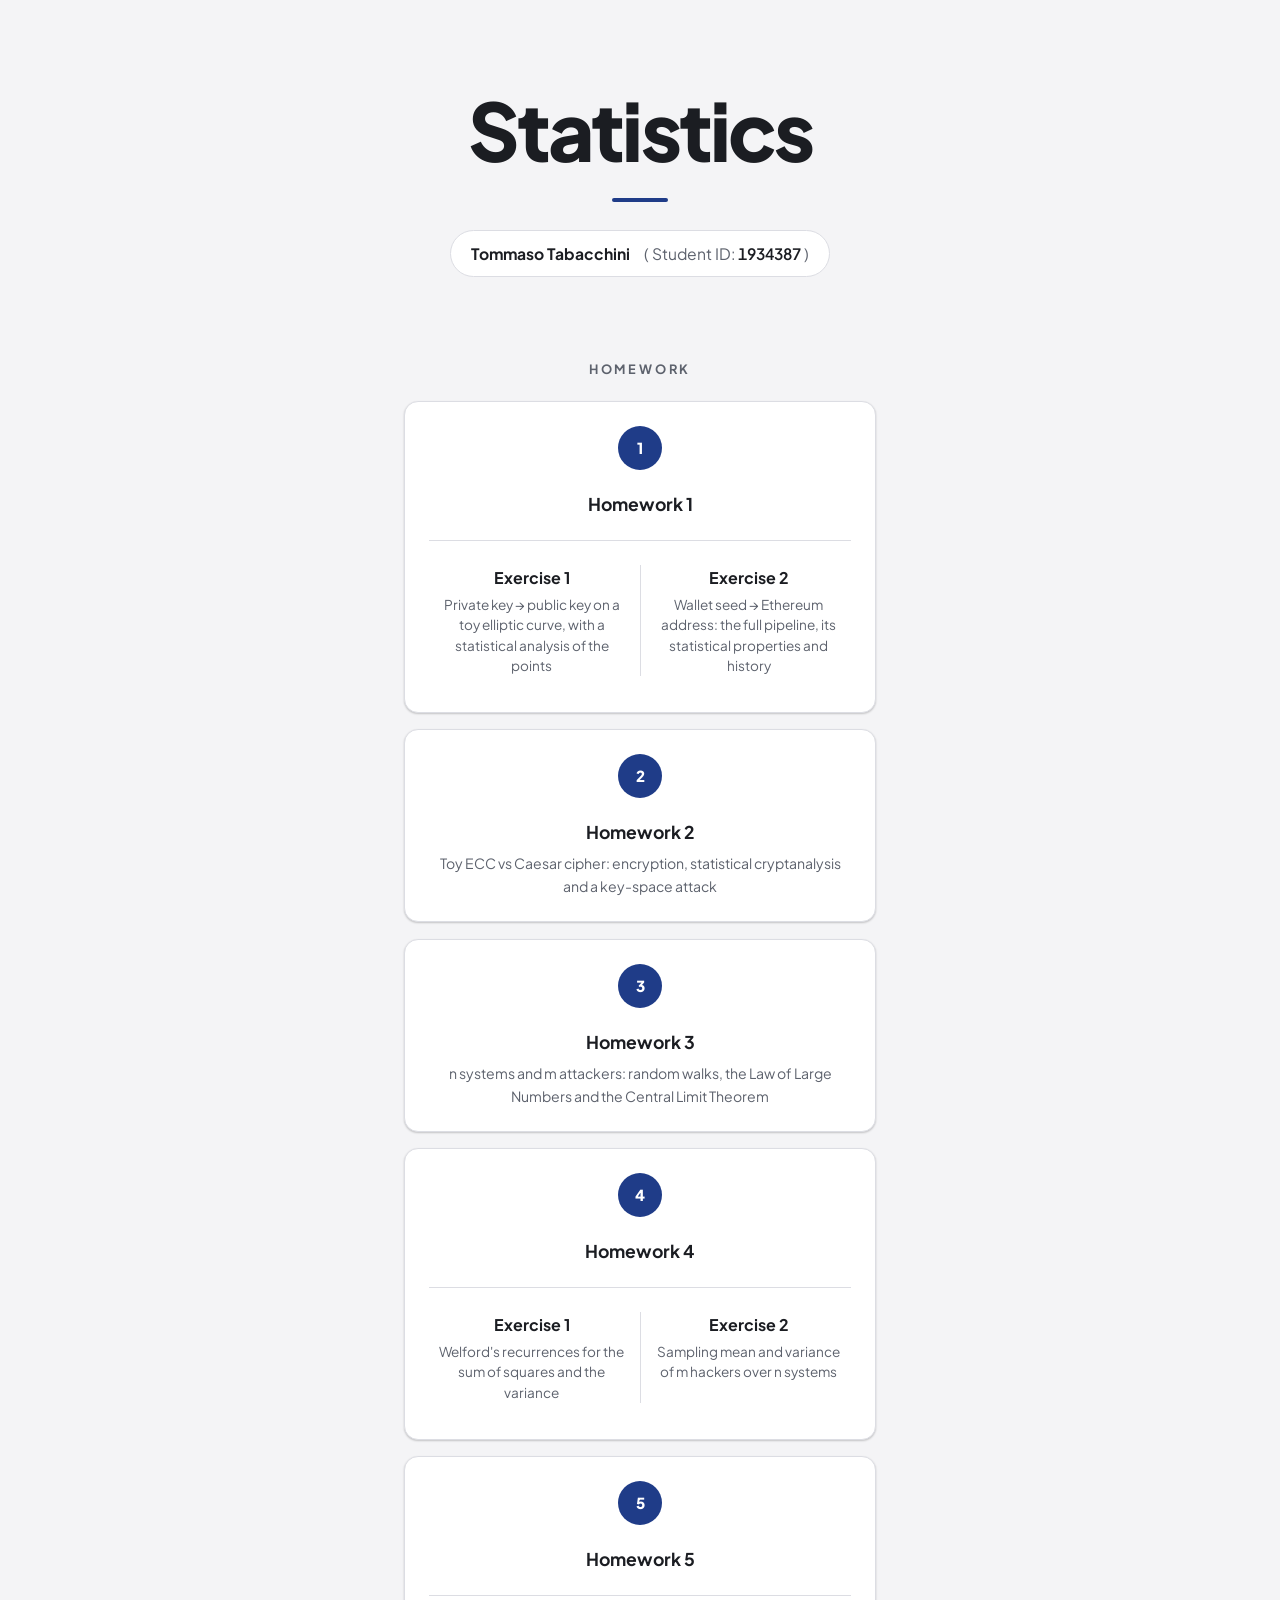
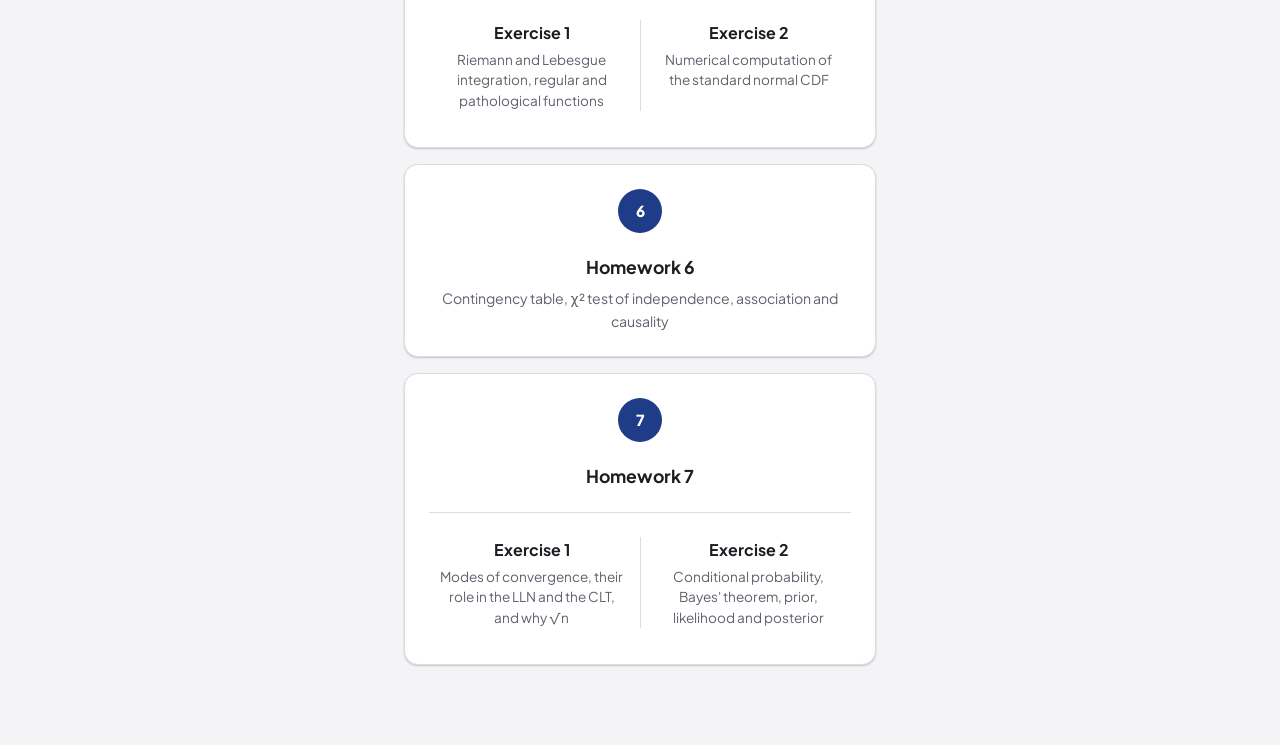
<file: index.html>
<!doctype html>
<html lang="en">
  <head>
    <meta charset="utf-8" />
    <meta name="viewport" content="width=device-width, initial-scale=1" />
    <meta name="color-scheme" content="dark light" />
    <title>Statistics · Homework</title>
    <link rel="preconnect" href="https://fonts.googleapis.com" />
    <link
      rel="stylesheet"
      href="https://fonts.googleapis.com/css2?family=Plus+Jakarta+Sans:wght@400;500;600;700;800&display=swap"
    />
    <link rel="stylesheet" href="style.css" />
  </head>
  <body>
    <main class="page">
      <h1>Statistics</h1>
      <div class="rule"></div>
      <div class="student">
        <b>Tommaso Tabacchini</b><span>( Student ID: <i>1934387</i> )</span>
      </div>
      <h2>Homework</h2>
      <ul class="grid">
        <li>
          <div class="tile split">
            <span class="n">1</span>
            <span class="t">Homework 1</span>
            <div class="ex">
              <a href="Homework1/hw1.html">
                <b>Exercise 1</b>
                <span
                  >Private key → public key on a toy elliptic curve, with a
                  statistical analysis of the points</span
                >
              </a>
              <a href="Homework2/hw2.html">
                <b>Exercise 2</b>
                <span
                  >Wallet seed → Ethereum address: the full pipeline, its
                  statistical properties and history</span
                >
              </a>
            </div>
          </div>
        </li>
        <li>
          <a class="tile" href="Homework2-new/hw2.html">
            <span class="n">2</span>
            <span class="t">Homework 2</span>
            <span class="s"
              >Toy ECC vs Caesar cipher: encryption, statistical cryptanalysis
              and a key-space attack</span
            >
          </a>
        </li>
        <li>
          <a class="tile" href="Homework3/hw3.html">
            <span class="n">3</span>
            <span class="t">Homework 3</span>
            <span class="s"
              >n systems and m attackers: random walks, the Law of Large Numbers
              and the Central Limit Theorem</span
            >
          </a>
        </li>
        <li>
          <div class="tile split">
            <span class="n">4</span>
            <span class="t">Homework 4</span>
            <div class="ex">
              <a href="Homework4/hw4.html#ex1">
                <b>Exercise 1</b>
                <span
                  >Welford's recurrences for the sum of squares and the
                  variance</span
                >
              </a>
              <a href="Homework4/hw4.html#ex2">
                <b>Exercise 2</b>
                <span
                  >Sampling mean and variance of m hackers over n systems</span
                >
              </a>
            </div>
          </div>
        </li>
        <li>
          <div class="tile split">
            <span class="n">5</span>
            <span class="t">Homework 5</span>
            <div class="ex">
              <a href="Homework5/hw5.html#ex1">
                <b>Exercise 1</b>
                <span
                  >Riemann and Lebesgue integration, regular and pathological
                  functions</span
                >
              </a>
              <a href="Homework5/hw5.html#ex2">
                <b>Exercise 2</b>
                <span>Numerical computation of the standard normal CDF</span>
              </a>
            </div>
          </div>
        </li>
        <li>
          <a class="tile" href="Homework6/hw6.html">
            <span class="n">6</span>
            <span class="t">Homework 6</span>
            <span class="s"
              >Contingency table, χ² test of independence, association and
              causality</span
            >
          </a>
        </li>
        <li>
          <div class="tile split">
            <span class="n">7</span>
            <span class="t">Homework 7</span>
            <div class="ex">
              <a href="Homework7/hw7.html#ex1">
                <b>Exercise 1</b>
                <span
                  >Modes of convergence, their role in the LLN and the CLT, and
                  why √n</span
                >
              </a>
              <a href="Homework7/hw7.html#ex2">
                <b>Exercise 2</b>
                <span
                  >Conditional probability, Bayes' theorem, prior, likelihood
                  and posterior</span
                >
              </a>
            </div>
          </div>
        </li>
      </ul>
    </main>
  </body>
</html>
</file>
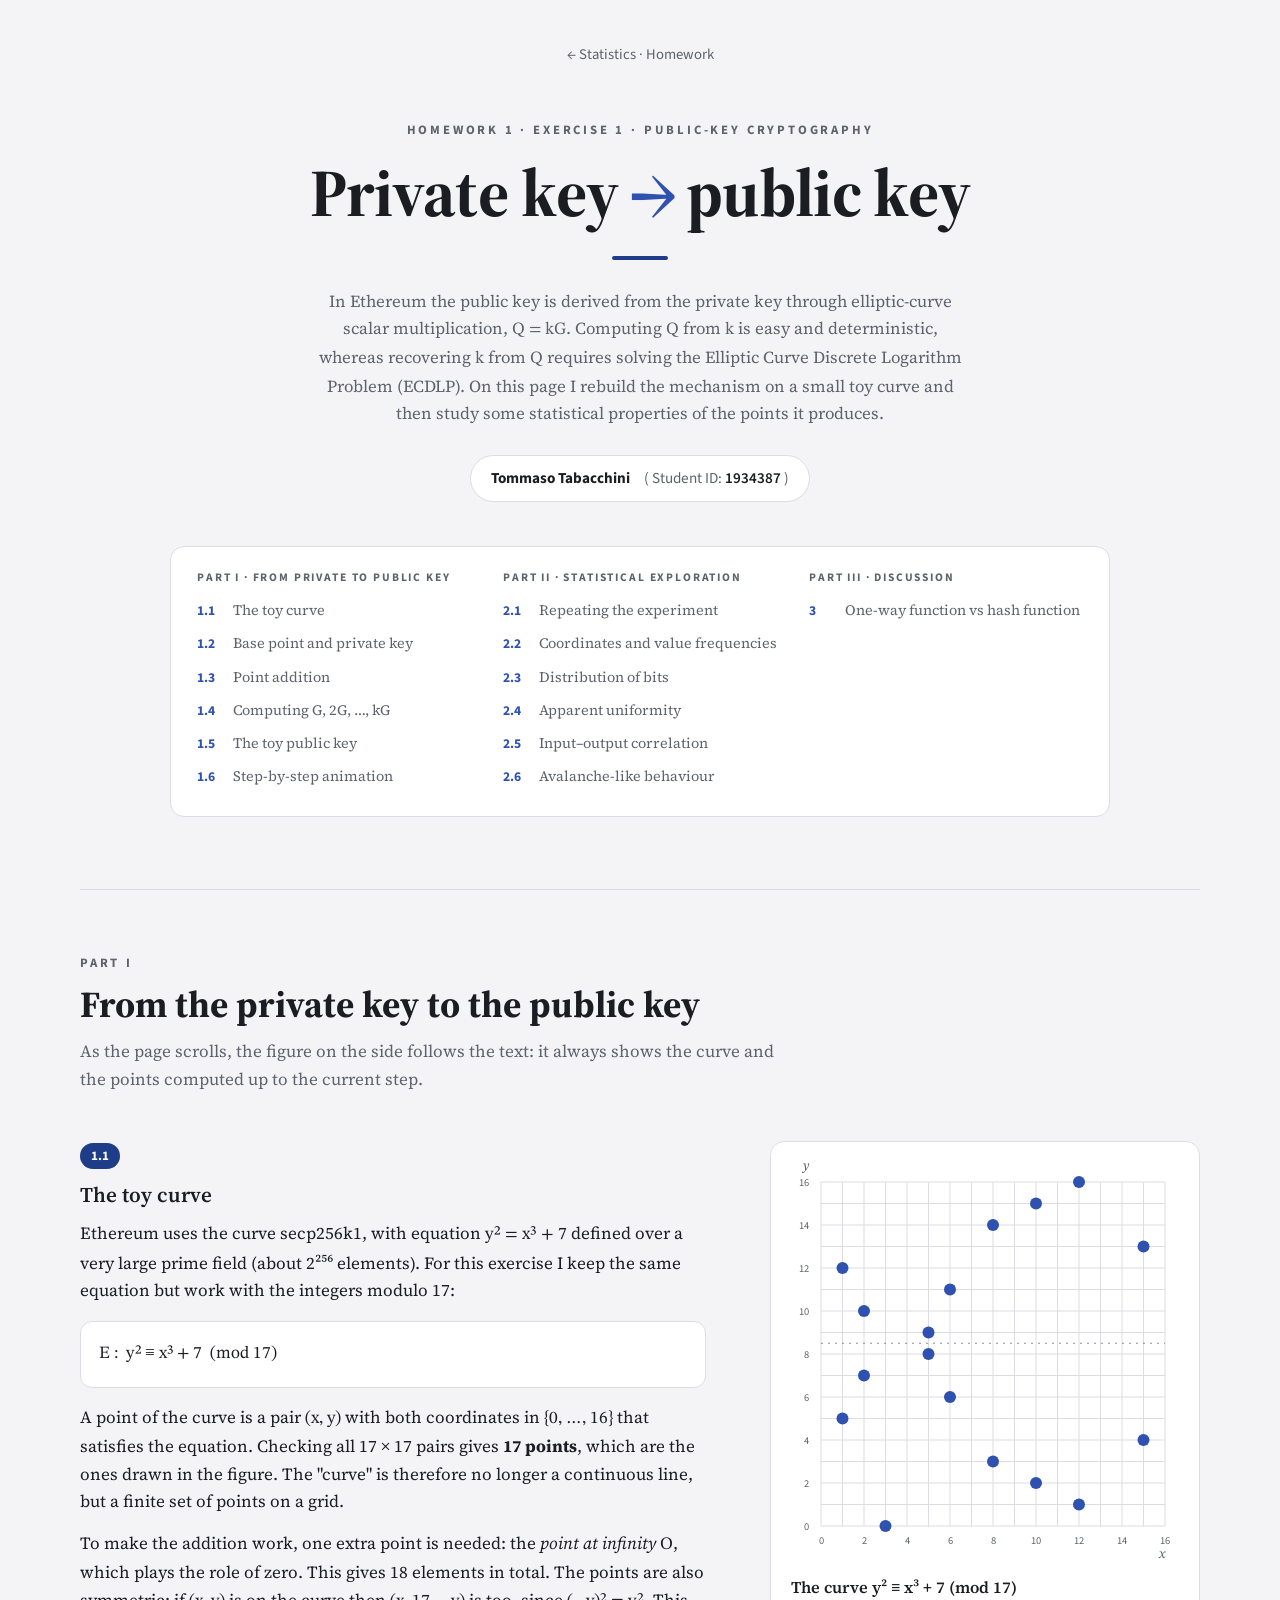
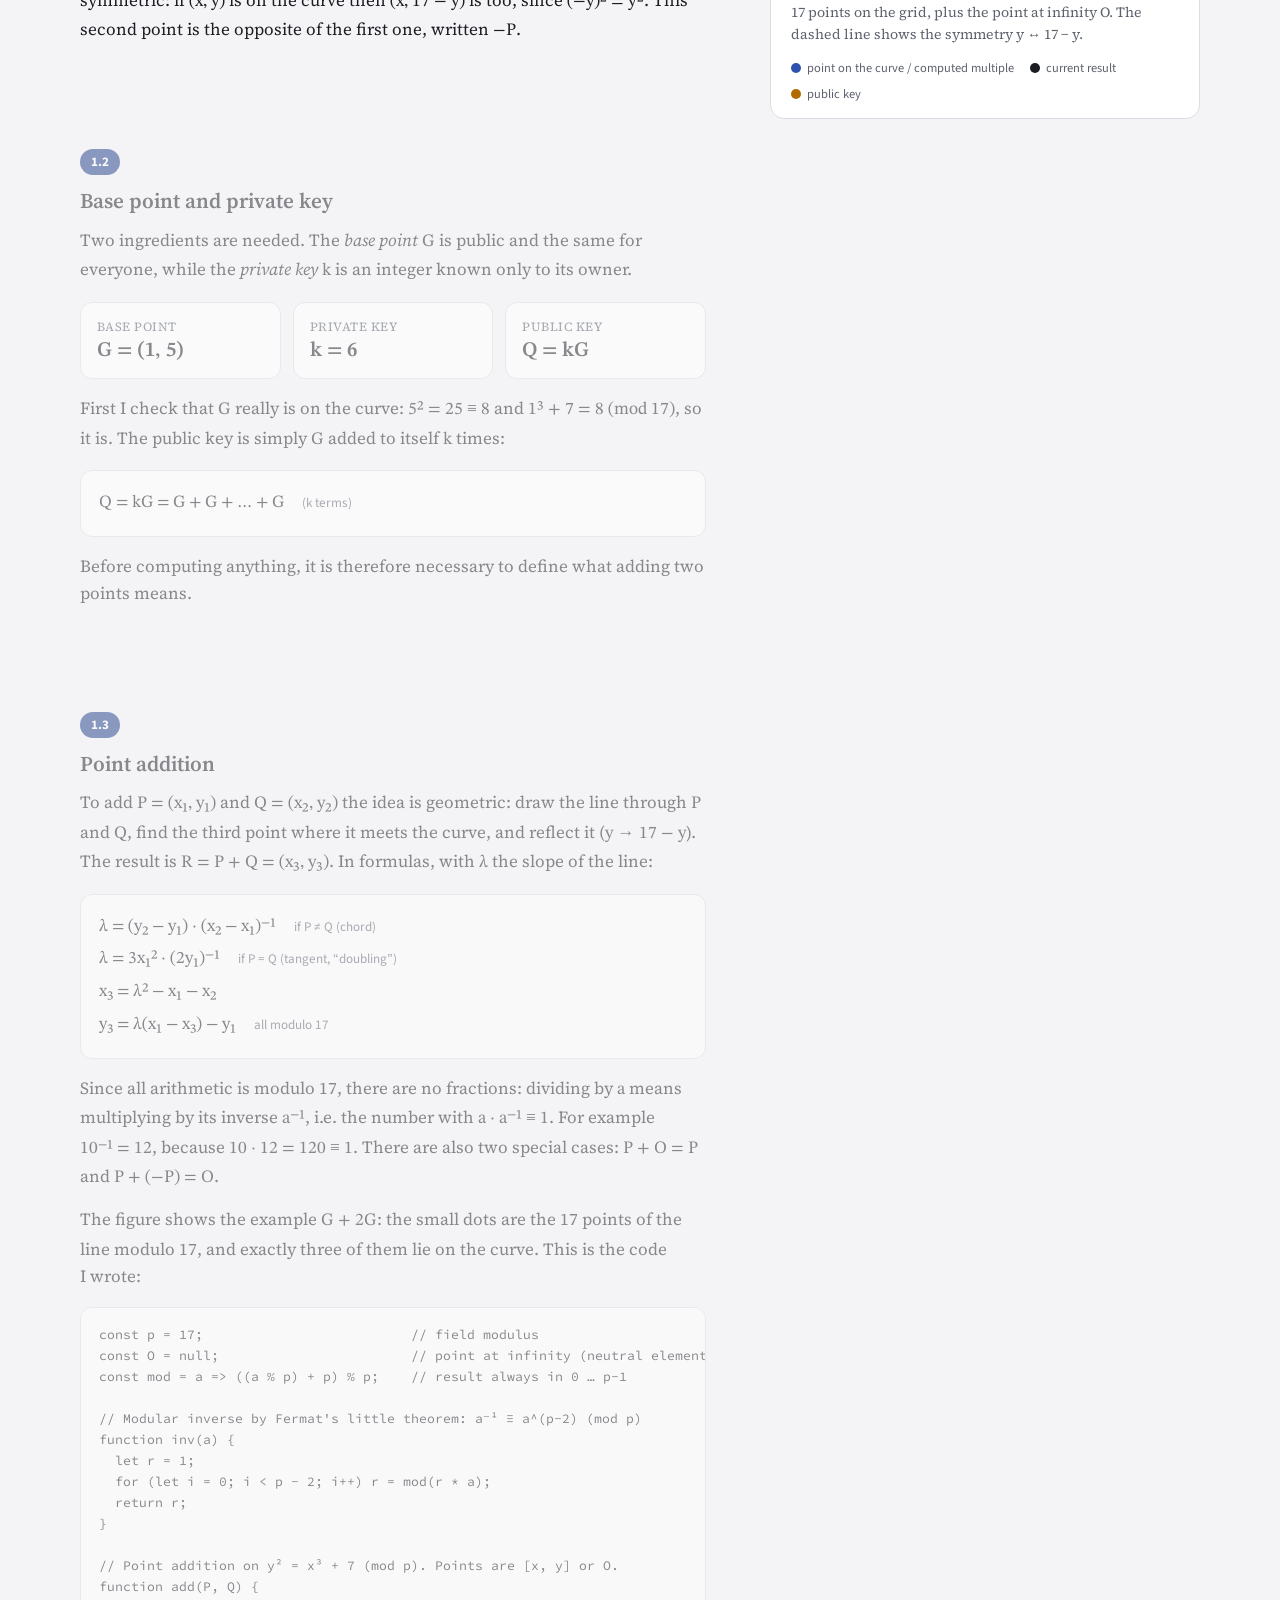
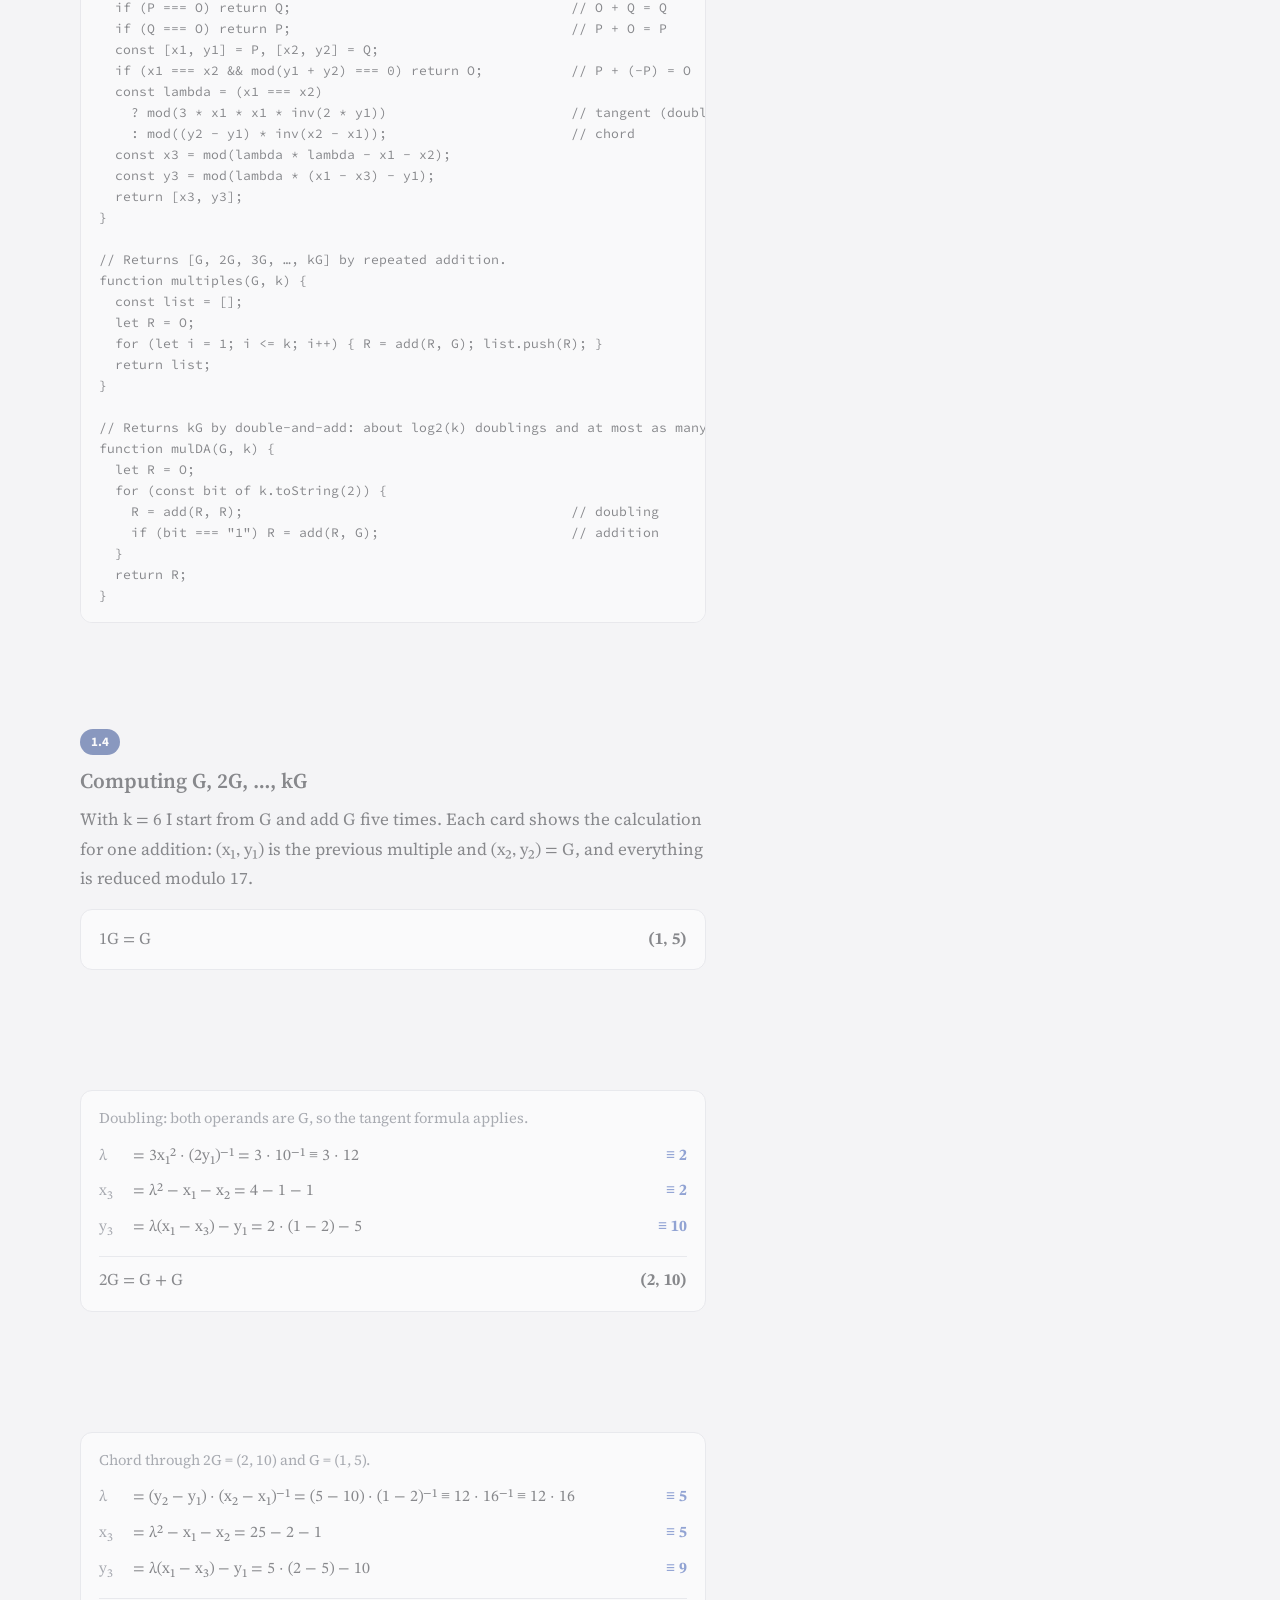
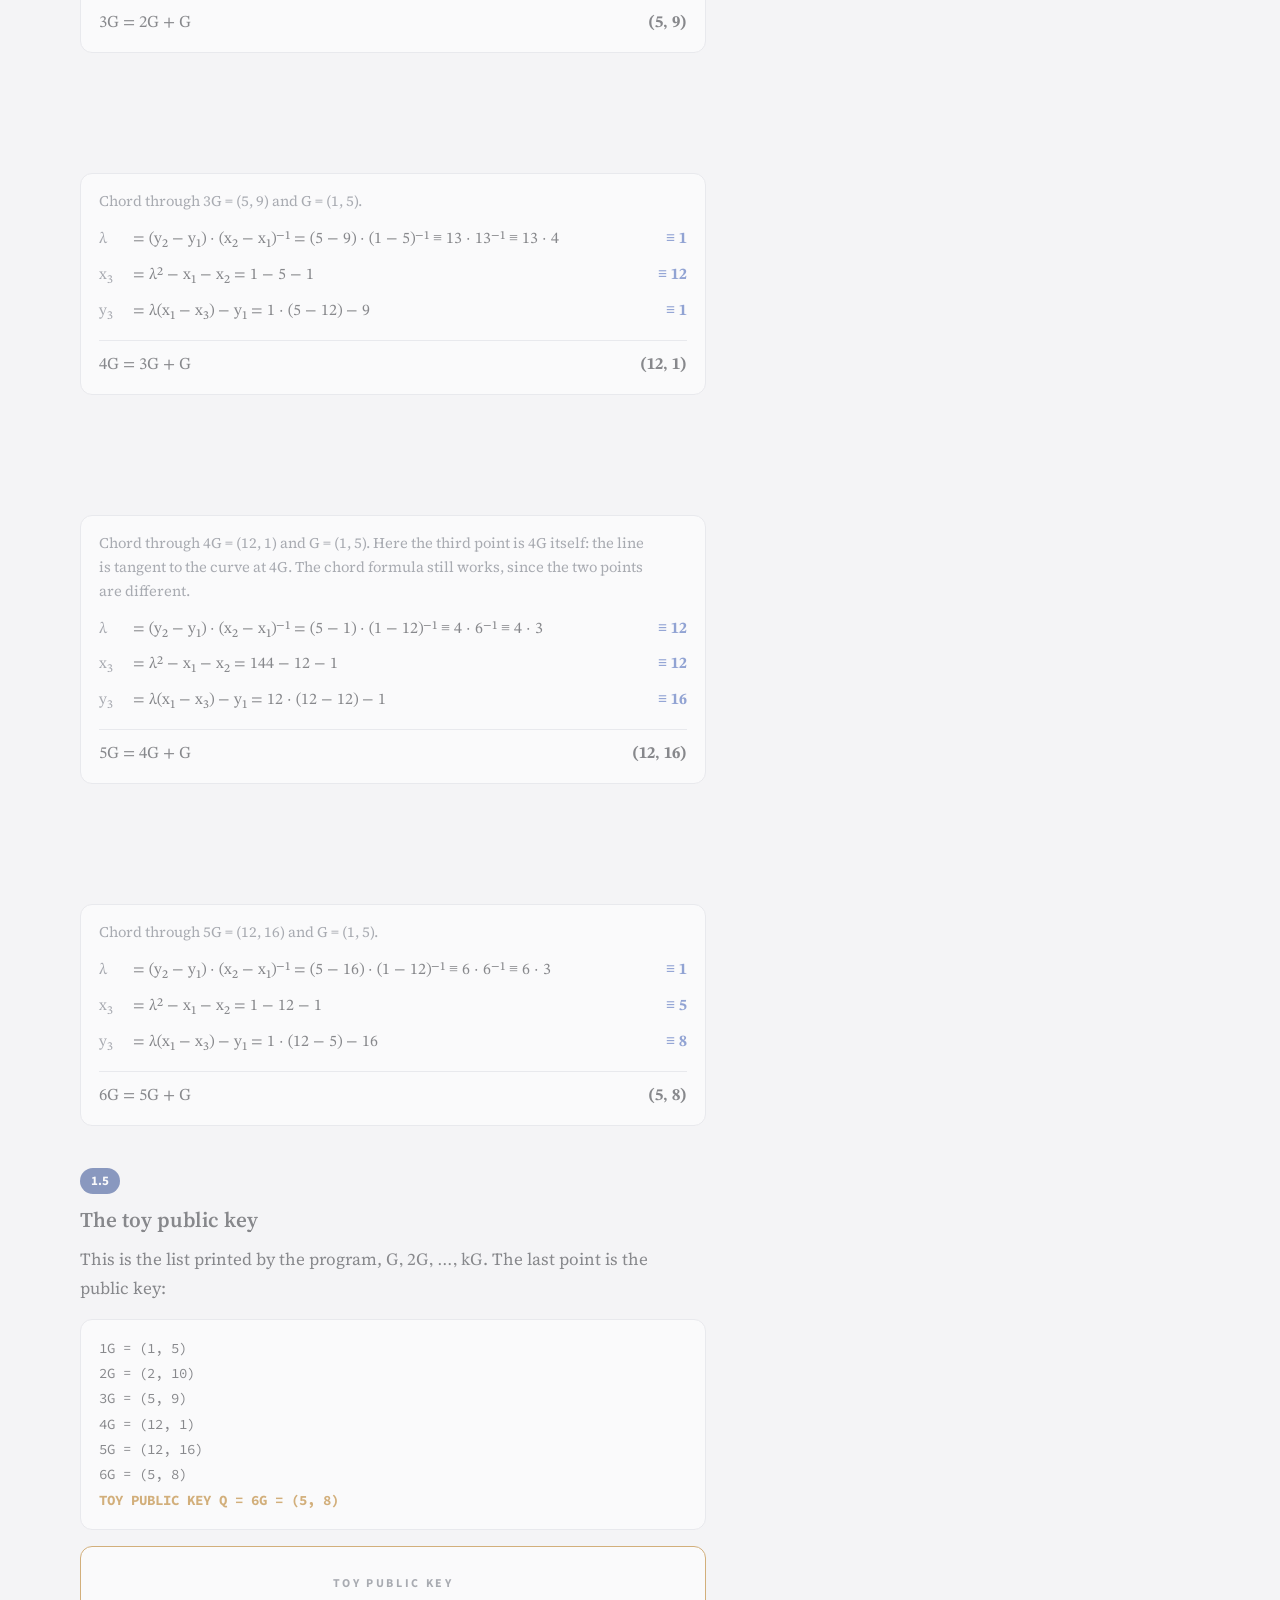
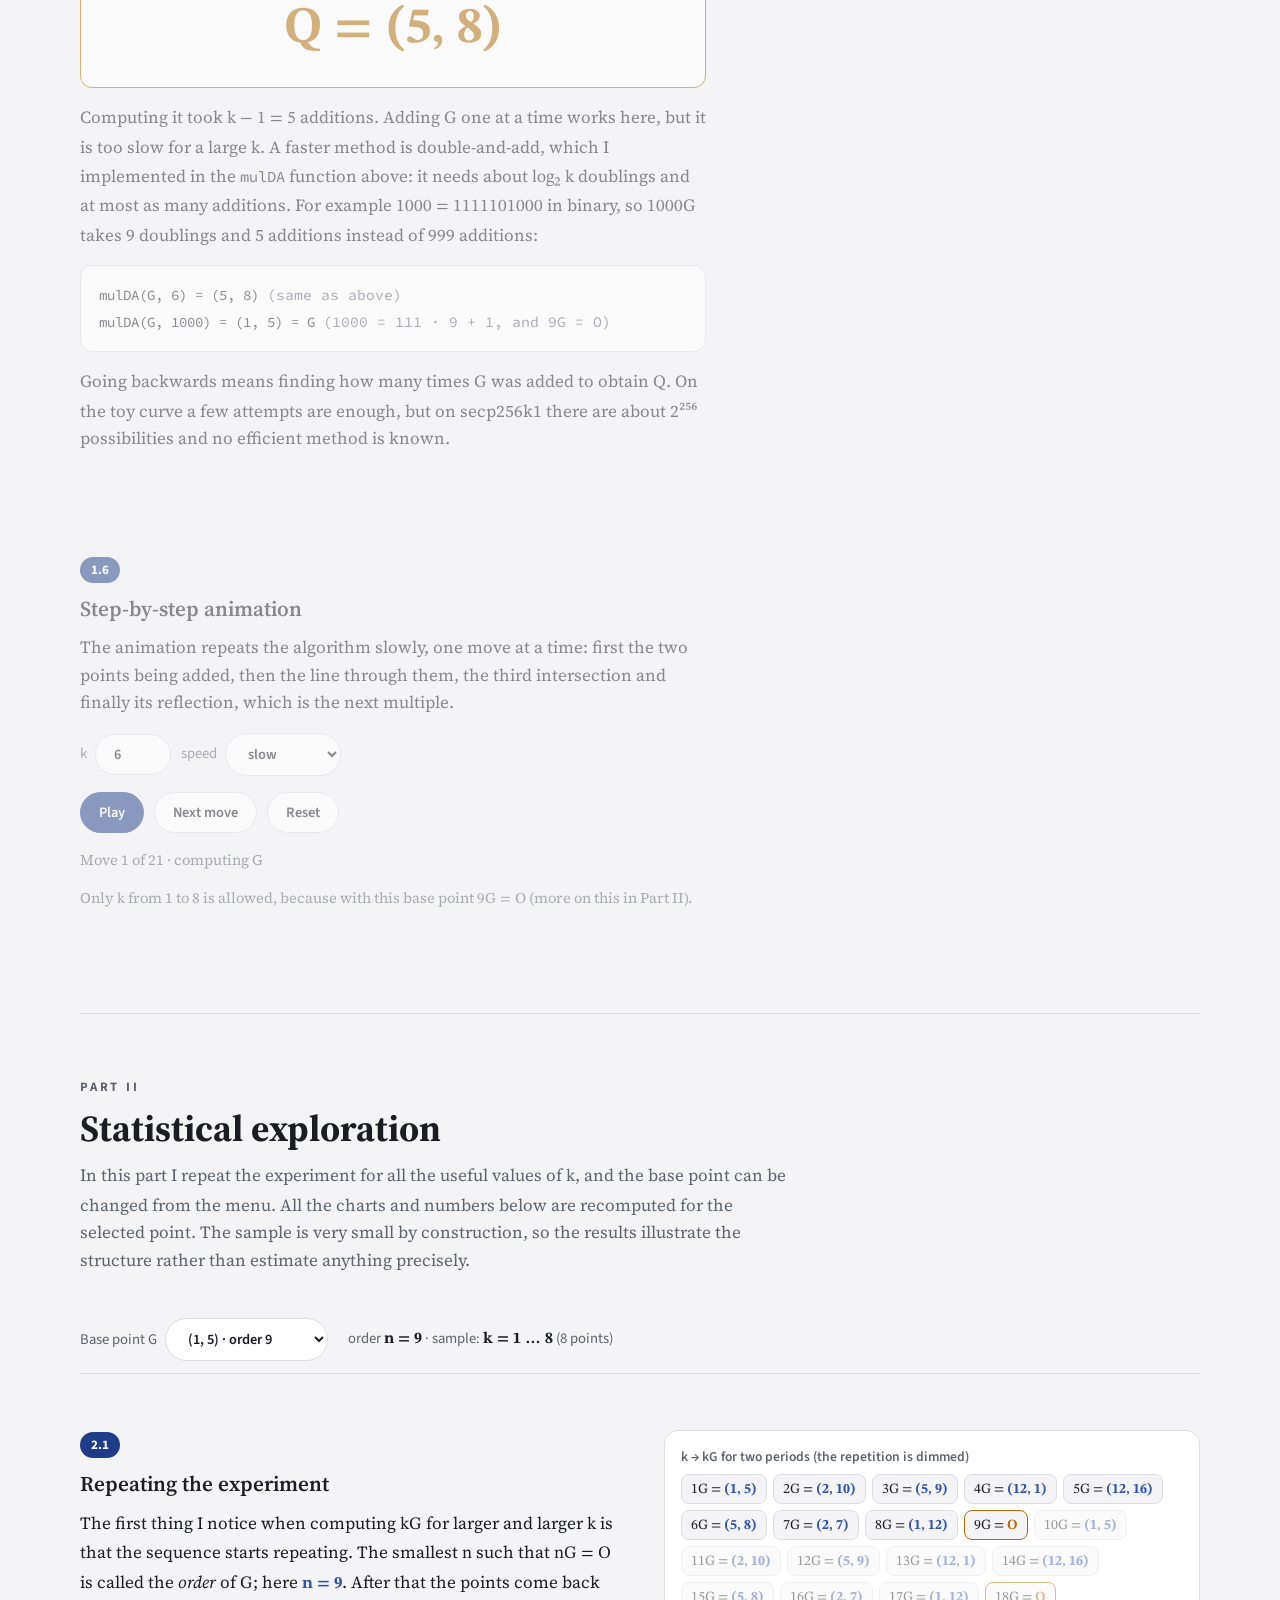
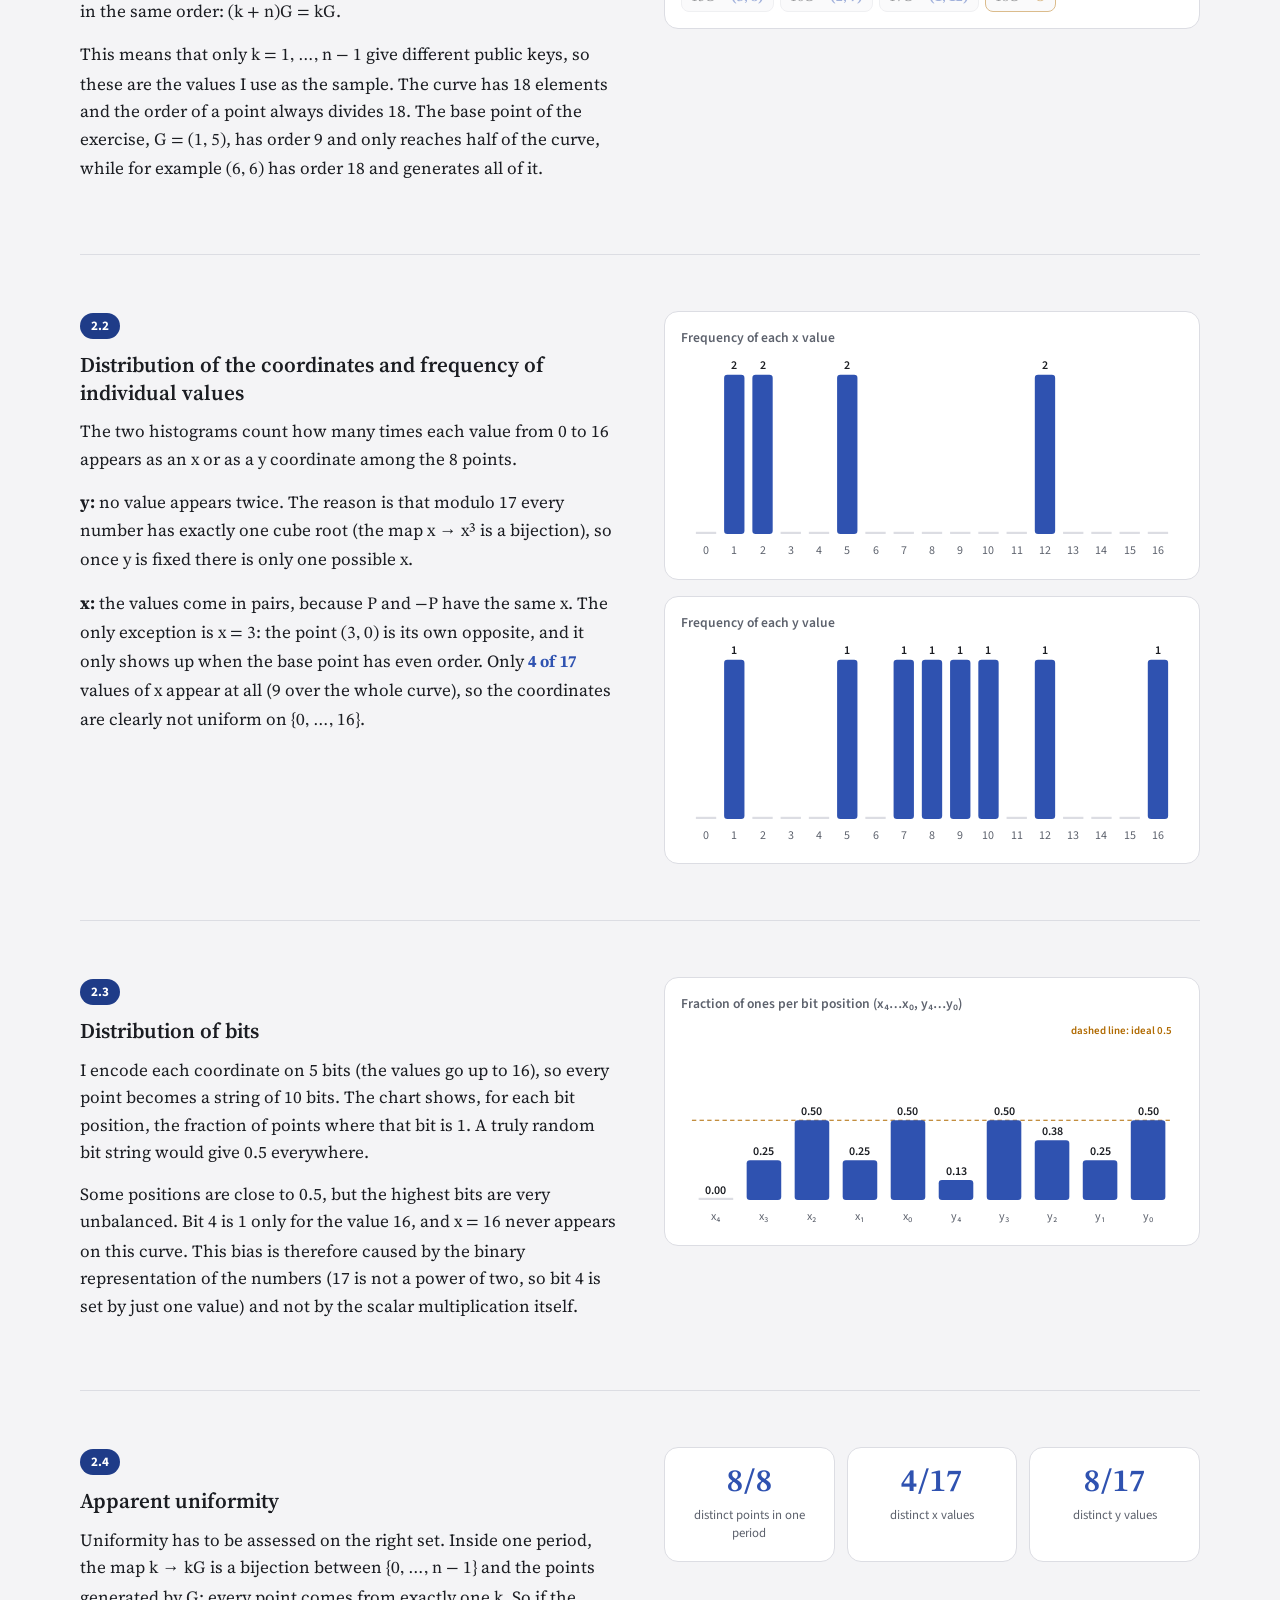
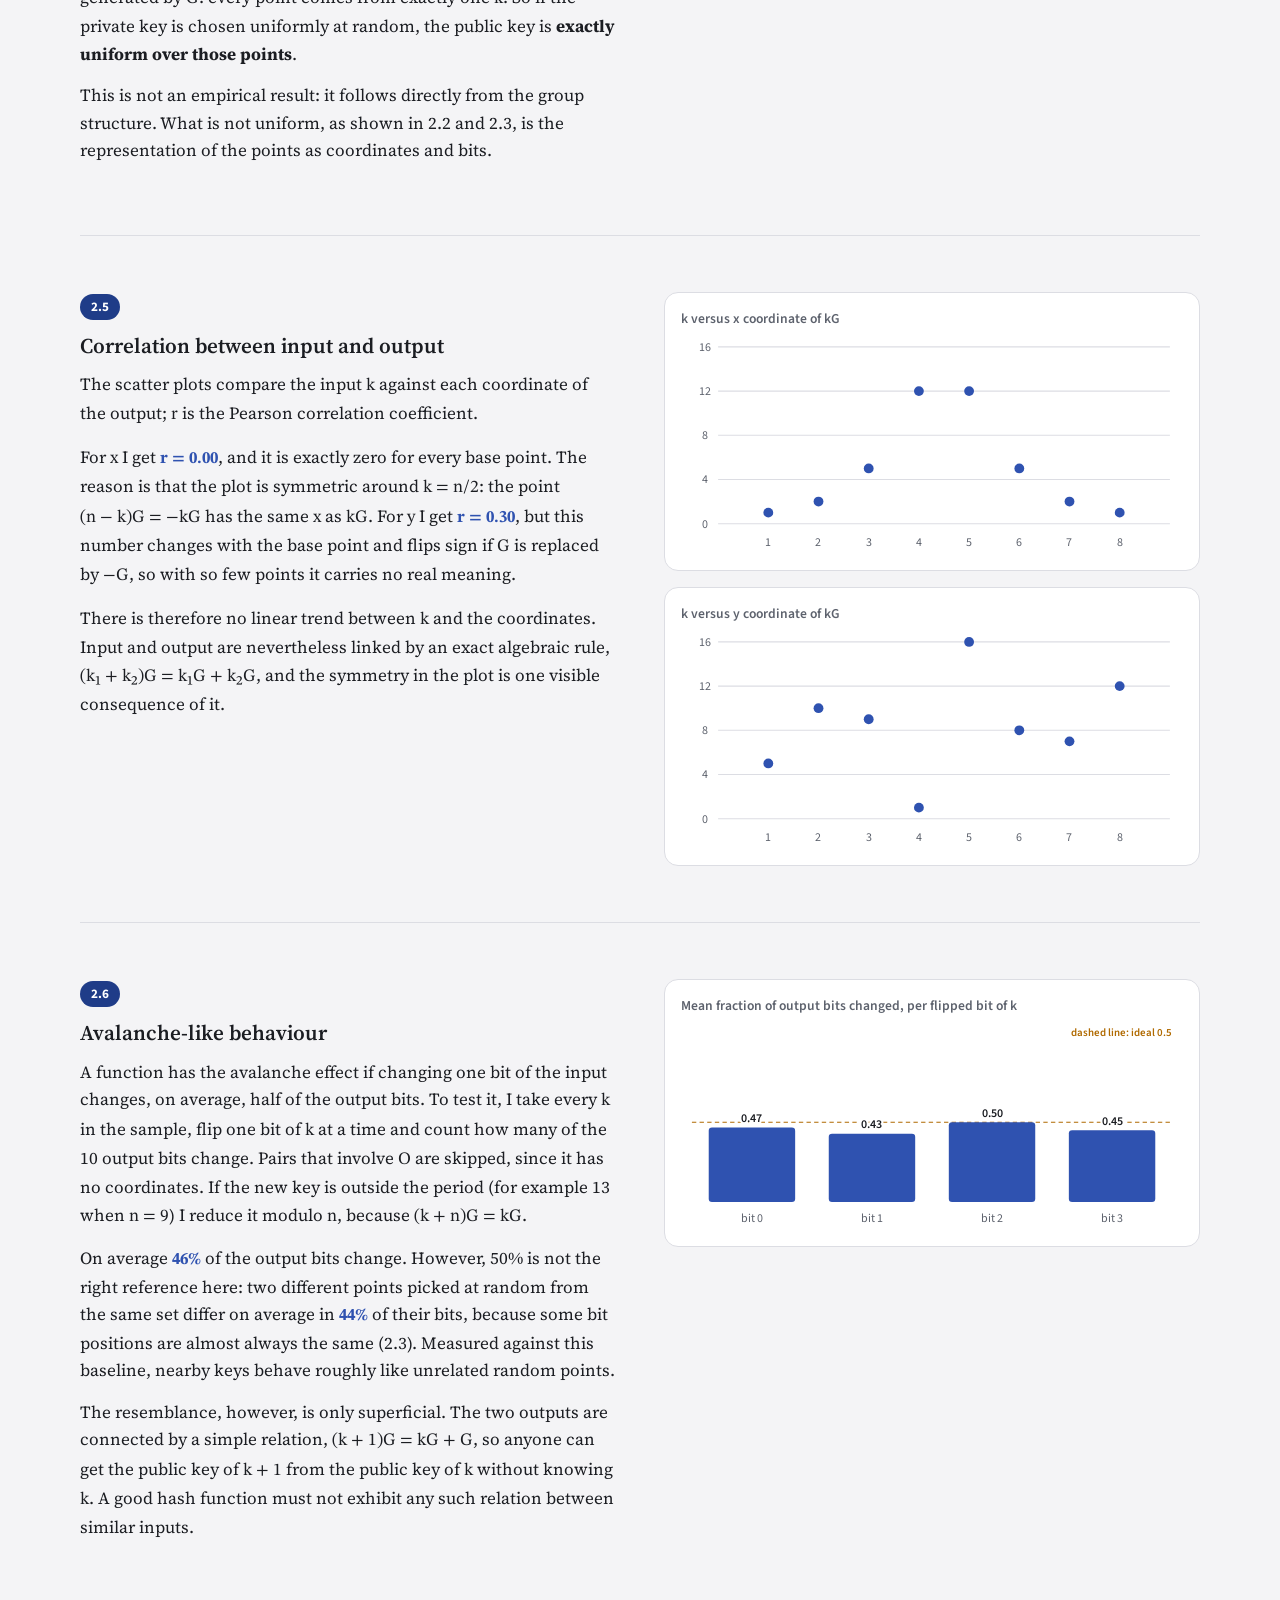
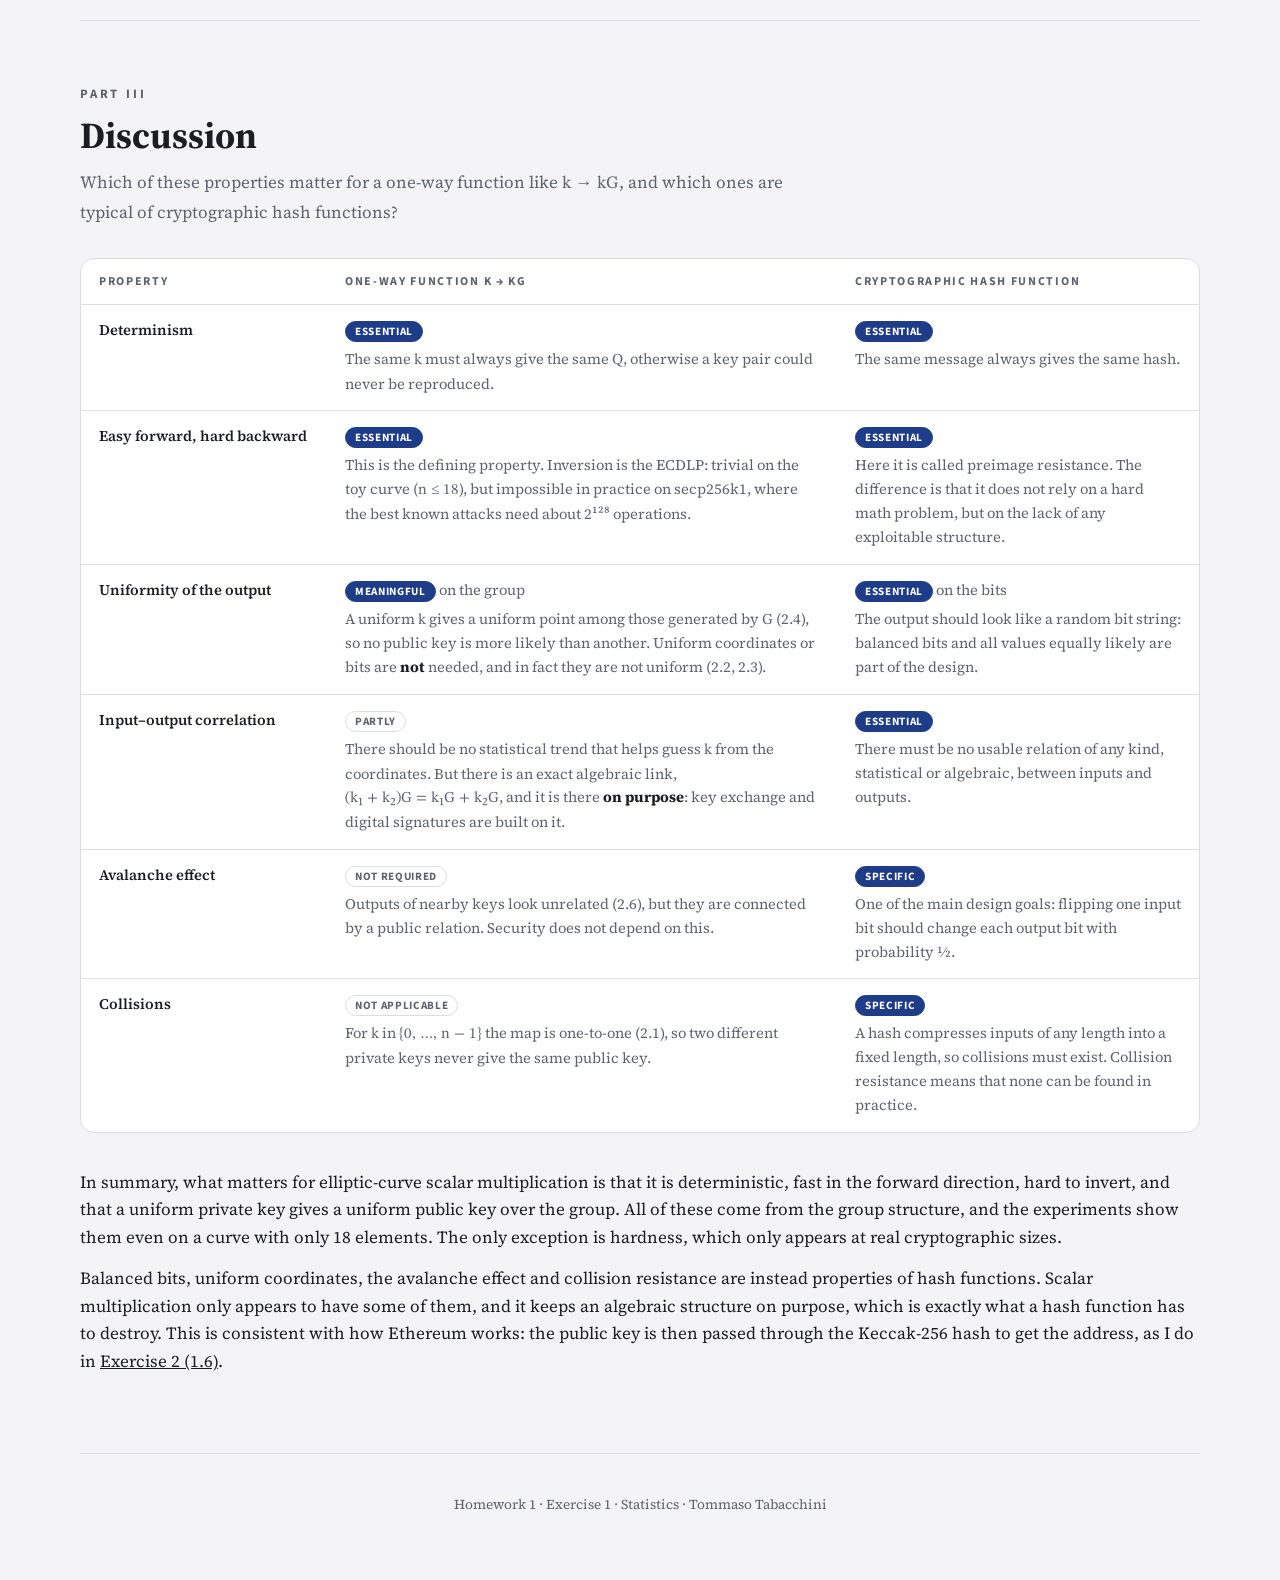
<file: Homework1/hw1.html>
<!doctype html>
<html lang="en">
  <head>
    <meta charset="utf-8" />
    <meta name="viewport" content="width=device-width, initial-scale=1" />
    <meta name="color-scheme" content="dark light" />
    <title>Homework 1 · Exercise 1 · Private key → public key</title>
    <link rel="preconnect" href="https://fonts.googleapis.com" />
    <link
      rel="stylesheet"
      href="https://fonts.googleapis.com/css2?family=Source+Serif+4:ital,wght@0,400;0,600;0,700;1,400&family=Source+Sans+3:wght@400;600;700&family=STIX+Two+Text:ital,wght@0,400;0,600;0,700;1,400&family=Source+Code+Pro:wght@400;600&display=swap"
    />
    <link rel="stylesheet" href="hw1.css" />
  </head>
  <body>
    <div class="wrap">
      <header>
        <a class="back" href="../index.html">← Statistics · Homework</a>
        <p class="eyebrow">Homework 1 · Exercise 1 · Public-key cryptography</p>
        <h1>Private key <span>→</span> public key</h1>
        <div class="rule"></div>
        <p class="lead">
          In Ethereum the public key is derived from the private key through
          elliptic-curve scalar multiplication, <span class="m">Q = kG</span>.
          Computing <span class="m">Q</span> from <span class="m">k</span> is
          easy and deterministic, whereas recovering
          <span class="m">k</span> from <span class="m">Q</span> requires
          solving the Elliptic Curve Discrete Logarithm Problem (ECDLP). On this
          page I rebuild the mechanism on a small toy curve and then study some
          statistical properties of the points it produces.
        </p>
        <div class="student">
          <b>Tommaso Tabacchini</b><span>( Student ID: <i>1934387</i> )</span>
        </div>
        <nav class="toc" id="toc" aria-label="Contents">
          <div>
            <p>Part I · From private to public key</p>
            <a href="#s11"><b>1.1</b>The toy curve</a>
            <a href="#s12"><b>1.2</b>Base point and private key</a>
            <a href="#s13"><b>1.3</b>Point addition</a>
            <a href="#s14"><b>1.4</b>Computing G, 2G, …, kG</a>
            <a href="#s15"><b>1.5</b>The toy public key</a>
            <a href="#s16"><b>1.6</b>Step-by-step animation</a>
          </div>
          <div>
            <p>Part II · Statistical exploration</p>
            <a href="#s21"><b>2.1</b>Repeating the experiment</a>
            <a href="#s22"><b>2.2</b>Coordinates and value frequencies</a>
            <a href="#s23"><b>2.3</b>Distribution of bits</a>
            <a href="#s24"><b>2.4</b>Apparent uniformity</a>
            <a href="#s25"><b>2.5</b>Input–output correlation</a>
            <a href="#s26"><b>2.6</b>Avalanche-like behaviour</a>
          </div>
          <div>
            <p>Part III · Discussion</p>
            <a href="#s3"><b>3</b>One-way function vs hash function</a>
          </div>
        </nav>
      </header>
      <a class="totoc" id="totoc" href="#toc">↑ Contents</a>

      <!--  PART 1  -->
      <section class="part">
        <p class="eyebrow">Part I</p>
        <h2>From the private key to the public key</h2>
        <p class="intro">
          As the page scrolls, the figure on the side follows the text: it
          always shows the curve and the points computed up to the current step.
        </p>

        <div class="lab">
          <aside class="stage">
            <div class="board">
              <svg
                id="grid"
                viewBox="0 0 400 406"
                role="img"
                aria-label="Points of the toy curve on the 17 by 17 grid"
              ></svg>
              <div>
                <div class="cap" id="cap" aria-live="polite"></div>
                <div class="legend">
                  <span
                    ><i style="background: var(--mark)"></i>point on the curve /
                    computed multiple</span
                  >
                  <span
                    ><i style="background: var(--ink)"></i>current result</span
                  >
                  <span><i style="background: var(--hi)"></i>public key</span>
                </div>
              </div>
            </div>
          </aside>

          <div class="steps" id="steps">
            <article class="step" id="s11" data-view="curve">
              <span class="num">1.1</span>
              <h3>The toy curve</h3>
              <p>
                Ethereum uses the curve secp256k1, with equation
                <span class="m">y² = x³ + 7</span> defined over a very large
                prime field (about 2²⁵⁶ elements). For this exercise I keep the
                same equation but work with the integers modulo 17:
              </p>
              <div class="box formula">
                E :&nbsp; y² ≡ x³ + 7 &nbsp;(mod 17)
              </div>
              <p>
                A point of the curve is a pair
                <span class="m">(x, y)</span> with both coordinates in
                <span class="m">{0, …, 16}</span> that satisfies the equation.
                Checking all 17 × 17 pairs gives <strong>17 points</strong>,
                which are the ones drawn in the figure. The "curve" is therefore
                no longer a continuous line, but a finite set of points on a
                grid.
              </p>
              <p>
                To make the addition work, one extra point is needed: the
                <em>point at infinity</em> <span class="m">O</span>, which plays
                the role of zero. This gives 18 elements in total. The points
                are also symmetric: if <span class="m">(x, y)</span> is on the
                curve then <span class="m">(x, 17 − y)</span> is too, since
                <span class="m">(−y)² = y²</span>. This second point is the
                opposite of the first one, written <span class="m">−P</span>.
              </p>
            </article>

            <article class="step" id="s12" data-view="base">
              <span class="num">1.2</span>
              <h3>Base point and private key</h3>
              <p>
                Two ingredients are needed. The <em>base point</em>
                <span class="m">G</span> is public and the same for everyone,
                while the <em>private key</em> <span class="m">k</span> is an
                integer known only to its owner.
              </p>
              <div class="def">
                <div><small>BASE POINT</small><b>G = (1, 5)</b></div>
                <div><small>PRIVATE KEY</small><b>k = 6</b></div>
                <div><small>PUBLIC KEY</small><b>Q = kG</b></div>
              </div>
              <p>
                First I check that <span class="m">G</span> really is on the
                curve: <span class="m">5² = 25 ≡ 8</span> and
                <span class="m">1³ + 7 = 8 (mod 17)</span>, so it is. The public
                key is simply <span class="m">G</span> added to itself
                <span class="m">k</span> times:
              </p>
              <div class="box formula">
                Q = kG = G + G + … + G <small>(k terms)</small>
              </div>
              <p>
                Before computing anything, it is therefore necessary to define
                what adding two points means.
              </p>
            </article>

            <article class="step" id="s13" data-view="add">
              <span class="num">1.3</span>
              <h3>Point addition</h3>
              <p>
                To add <span class="m">P = (x₁, y₁)</span> and
                <span class="m">Q = (x₂, y₂)</span> the idea is geometric: draw
                the line through <span class="m">P</span> and
                <span class="m">Q</span>, find the third point where it meets
                the curve, and reflect it (<span class="m">y → 17 − y</span>).
                The result is <span class="m">R = P + Q = (x₃, y₃)</span>. In
                formulas, with <span class="m">λ</span> the slope of the line:
              </p>
              <div class="box formula">
                λ = (y₂ − y₁) · (x₂ − x₁)⁻¹ <small>if P ≠ Q (chord)</small
                ><br />
                λ = 3x₁² · (2y₁)⁻¹ <small>if P = Q (tangent, “doubling”)</small
                ><br />
                x₃ = λ² − x₁ − x₂<br />
                y₃ = λ(x₁ − x₃) − y₁ <small>all modulo 17</small>
              </div>
              <p>
                Since all arithmetic is modulo 17, there are no fractions:
                dividing by <span class="m">a</span> means multiplying by its
                inverse <span class="m">a⁻¹</span>, i.e. the number with
                <span class="m">a · a⁻¹ ≡ 1</span>. For example
                <span class="m">10⁻¹ = 12</span>, because
                <span class="m">10 · 12 = 120 ≡ 1</span>. There are also two
                special cases: <span class="m">P + O = P</span> and
                <span class="m">P + (−P) = O</span>.
              </p>
              <p>
                The figure shows the example <span class="m">G + 2G</span>: the
                small dots are the 17 points of the line modulo 17, and exactly
                three of them lie on the curve. This is the code I wrote:
              </p>
              <pre
                id="code"
                aria-label="JavaScript source of the point addition (file ec.js)"
              >
const p = 17;                          // field modulus
const O = null;                        // point at infinity (neutral element)
const mod = a =&gt; ((a % p) + p) % p;    // result always in 0 … p−1

// Modular inverse by Fermat's little theorem: a⁻¹ ≡ a^(p−2) (mod p)
function inv(a) {
  let r = 1;
  for (let i = 0; i &lt; p - 2; i++) r = mod(r * a);
  return r;
}

// Point addition on y² = x³ + 7 (mod p). Points are [x, y] or O.
function add(P, Q) {
  if (P === O) return Q;                                   // O + Q = Q
  if (Q === O) return P;                                   // P + O = P
  const [x1, y1] = P, [x2, y2] = Q;
  if (x1 === x2 &amp;&amp; mod(y1 + y2) === 0) return O;           // P + (−P) = O
  const lambda = (x1 === x2)
    ? mod(3 * x1 * x1 * inv(2 * y1))                       // tangent (doubling)
    : mod((y2 - y1) * inv(x2 - x1));                       // chord
  const x3 = mod(lambda * lambda - x1 - x2);
  const y3 = mod(lambda * (x1 - x3) - y1);
  return [x3, y3];
}

// Returns [G, 2G, 3G, …, kG] by repeated addition.
function multiples(G, k) {
  const list = [];
  let R = O;
  for (let i = 1; i &lt;= k; i++) { R = add(R, G); list.push(R); }
  return list;
}

// Returns kG by double-and-add: about log2(k) doublings and at most as many additions.
function mulDA(G, k) {
  let R = O;
  for (const bit of k.toString(2)) {
    R = add(R, R);                                         // doubling
    if (bit === "1") R = add(R, G);                        // addition
  }
  return R;
}</pre
              >
            </article>

            <div id="mults" class="anchor"></div>

            <article class="step" id="s15" data-view="key">
              <span class="num">1.5</span>
              <h3>The toy public key</h3>
              <p>
                This is the list printed by the program,
                <span class="m">G, 2G, …, kG</span>. The last point is the
                public key:
              </p>
              <div class="box out" id="out"></div>
              <div class="box pk">
                <small>TOY PUBLIC KEY</small><b id="pk"></b>
              </div>
              <p>
                Computing it took <span class="m">k − 1 = 5</span> additions.
                Adding <span class="m">G</span> one at a time works here, but it
                is too slow for a large <span class="m">k</span>. A faster
                method is double-and-add, which I implemented in the
                <code>mulDA</code> function above: it needs about
                <span class="m">log₂ k</span>
                doublings and at most as many additions. For example
                <span class="m">1000 = 1111101000</span> in binary, so
                <span class="m">1000G</span> takes 9 doublings and 5 additions
                instead of 999 additions:
              </p>
              <div class="box out" id="da"></div>
              <p>
                Going backwards means finding how many times
                <span class="m">G</span> was added to obtain
                <span class="m">Q</span>. On the toy curve a few attempts are
                enough, but on secp256k1 there are about 2²⁵⁶ possibilities and
                no efficient method is known.
              </p>
            </article>

            <article class="step" id="s16" data-view="anim">
              <span class="num">1.6</span>
              <h3>Step-by-step animation</h3>
              <p>
                The animation repeats the algorithm slowly, one move at a time:
                first the two points being added, then the line through them,
                the third intersection and finally its reflection, which is the
                next multiple.
              </p>
              <div class="ctrl">
                <label
                  >k <input id="ak" type="number" min="1" max="8" value="6"
                /></label>
                <label
                  >speed
                  <select id="aspeed">
                    <option value="1500">slow</option>
                    <option value="2800">very slow</option>
                  </select>
                </label>
              </div>
              <div class="ctrl">
                <button class="primary" id="aplay">Play</button>
                <button id="astep">Next move</button>
                <button id="areset">Reset</button>
              </div>
              <p class="note" id="aprog"></p>
              <p class="note">
                Only <span class="m">k</span> from 1 to 8 is allowed, because
                with this base point <span class="m">9G = O</span> (more on this
                in Part II).
              </p>
            </article>
          </div>
        </div>
      </section>

      <!--  PART 2  -->
      <section class="part">
        <p class="eyebrow">Part II</p>
        <h2>Statistical exploration</h2>
        <p class="intro">
          In this part I repeat the experiment for all the useful values of
          <span class="m">k</span>, and the base point can be changed from the
          menu. All the charts and numbers below are recomputed for the selected
          point. The sample is very small by construction, so the results
          illustrate the structure rather than estimate anything precisely.
        </p>

        <div class="bar">
          <label
            >Base point G
            <select id="sg"></select
          ></label>
          <span class="info"
            >order <b>n = <span data-b="n"></span></b> · sample:
            <b>k = 1 … <span data-b="n1"></span></b> (<span data-b="n1"></span>
            points)</span
          >
        </div>

        <div class="find" id="s21">
          <div>
            <span class="num">2.1</span>
            <h3>Repeating the experiment</h3>
            <p>
              The first thing I notice when computing
              <span class="m">kG</span> for larger and larger
              <span class="m">k</span> is that the sequence starts repeating.
              The smallest <span class="m">n</span> such that
              <span class="m">nG = O</span> is called the <em>order</em> of
              <span class="m">G</span>; here
              <span class="v">n = <span data-b="n"></span></span>. After that
              the points come back in the same order:
              <span class="m">(k + n)G = kG</span>.
            </p>
            <p>
              This means that only <span class="m">k = 1, …, n − 1</span> give
              different public keys, so these are the values I use as the
              sample. The curve has 18 elements and the order of a point always
              divides 18. The base point of the exercise,
              <span class="m">G = (1, 5)</span>, has order 9 and only reaches
              half of the curve, while for example
              <span class="m">(6, 6)</span> has order 18 and generates all of
              it.
            </p>
          </div>
          <div class="fig">
            <h4>k → kG for two periods (the repetition is dimmed)</h4>
            <div class="seq" id="seq"></div>
          </div>
        </div>

        <div class="find" id="s22">
          <div>
            <span class="num">2.2</span>
            <h3>
              Distribution of the coordinates and frequency of individual values
            </h3>
            <p>
              The two histograms count how many times each value from 0 to 16
              appears as an <span class="m">x</span> or as a
              <span class="m">y</span> coordinate among the
              <span data-b="n1"></span> points.
            </p>
            <p>
              <strong>y:</strong> no value appears twice. The reason is that
              modulo 17 every number has exactly one cube root (the map
              <span class="m">x → x³</span> is a bijection), so once
              <span class="m">y</span> is fixed there is only one possible
              <span class="m">x</span>.
            </p>
            <p>
              <strong>x:</strong> the values come in pairs, because
              <span class="m">P</span> and <span class="m">−P</span> have the
              same <span class="m">x</span>. The only exception is
              <span class="m">x = 3</span>: the point
              <span class="m">(3, 0)</span> is its own opposite, and it only
              shows up when the base point has even order. Only
              <span class="v"><span data-b="dx"></span> of 17</span> values of
              <span class="m">x</span> appear at all (9 over the whole curve),
              so the coordinates are clearly not uniform on
              <span class="m">{0, …, 16}</span>.
            </p>
          </div>
          <div>
            <div class="fig">
              <h4>Frequency of each x value</h4>
              <svg id="hx"></svg>
            </div>
            <div class="fig">
              <h4>Frequency of each y value</h4>
              <svg id="hy"></svg>
            </div>
          </div>
        </div>

        <div class="find" id="s23">
          <div>
            <span class="num">2.3</span>
            <h3>Distribution of bits</h3>
            <p>
              I encode each coordinate on 5 bits (the values go up to 16), so
              every point becomes a string of 10 bits. The chart shows, for each
              bit position, the fraction of points where that bit is 1. A truly
              random bit string would give 0.5 everywhere.
            </p>
            <p>
              Some positions are close to 0.5, but the highest bits are very
              unbalanced. Bit 4 is 1 only for the value 16, and
              <span class="m">x = 16</span> never appears on this curve. This
              bias is therefore caused by the binary representation of the
              numbers (17 is not a power of two, so bit 4 is set by just one
              value) and not by the scalar multiplication itself.
            </p>
          </div>
          <div class="fig">
            <h4>Fraction of ones per bit position (x₄…x₀, y₄…y₀)</h4>
            <svg id="hb"></svg>
          </div>
        </div>

        <div class="find" id="s24">
          <div>
            <span class="num">2.4</span>
            <h3>Apparent uniformity</h3>
            <p>
              Uniformity has to be assessed on the right set. Inside one period,
              the map
              <span class="m">k → kG</span> is a bijection between
              <span class="m">{0, …, n − 1}</span> and the points generated by
              <span class="m">G</span>: every point comes from exactly one
              <span class="m">k</span>. So if the private key is chosen
              uniformly at random, the public key is
              <strong>exactly uniform over those points</strong>.
            </p>
            <p>
              This is not an empirical result: it follows directly from the
              group structure. What is not uniform, as shown in 2.2 and 2.3, is
              the representation of the points as coordinates and bits.
            </p>
          </div>
          <div class="tiles">
            <div>
              <b><span data-b="n1"></span>/<span data-b="n1"></span></b
              ><small>distinct points in one period</small>
            </div>
            <div>
              <b><span data-b="dx"></span>/17</b
              ><small>distinct x values</small>
            </div>
            <div>
              <b><span data-b="dy"></span>/17</b
              ><small>distinct y values</small>
            </div>
          </div>
        </div>

        <div class="find" id="s25">
          <div>
            <span class="num">2.5</span>
            <h3>Correlation between input and output</h3>
            <p>
              The scatter plots compare the input
              <span class="m">k</span> against each coordinate of the output;
              <span class="m">r</span> is the Pearson correlation coefficient.
            </p>
            <p>
              For <span class="m">x</span> I get
              <span class="v">r = <span data-b="rx"></span></span>, and it is
              exactly zero for every base point. The reason is that the plot is
              symmetric around <span class="m">k = n/2</span>: the point
              <span class="m">(n − k)G = −kG</span> has the same
              <span class="m">x</span> as <span class="m">kG</span>. For
              <span class="m">y</span> I get
              <span class="v">r = <span data-b="ry"></span></span>, but this
              number changes with the base point and flips sign if
              <span class="m">G</span> is replaced by <span class="m">−G</span>,
              so with so few points it carries no real meaning.
            </p>
            <p>
              There is therefore no linear trend between
              <span class="m">k</span> and the coordinates. Input and output are
              nevertheless linked by an exact algebraic rule,
              <span class="m">(k₁ + k₂)G = k₁G + k₂G</span>, and the symmetry in
              the plot is one visible consequence of it.
            </p>
          </div>
          <div>
            <div class="fig">
              <h4>k versus x coordinate of kG</h4>
              <svg id="sx"></svg>
            </div>
            <div class="fig">
              <h4>k versus y coordinate of kG</h4>
              <svg id="sy"></svg>
            </div>
          </div>
        </div>

        <div class="find" id="s26">
          <div>
            <span class="num">2.6</span>
            <h3>Avalanche-like behaviour</h3>
            <p>
              A function has the avalanche effect if changing one bit of the
              input changes, on average, half of the output bits. To test it, I
              take every <span class="m">k</span> in the sample, flip one bit of
              <span class="m">k</span> at a time and count how many of the 10
              output bits change. Pairs that involve
              <span class="m">O</span> are skipped, since it has no coordinates.
              If the new key is outside the period (for example 13 when
              <span class="m">n = 9</span>) I reduce it modulo
              <span class="m">n</span>, because
              <span class="m">(k + n)G = kG</span>.
            </p>
            <p>
              On average <span class="v"><span data-b="av"></span></span> of the
              output bits change. However, 50% is not the right reference here:
              two different points picked at random from the same set differ on
              average in <span class="v"><span data-b="base"></span></span> of
              their bits, because some bit positions are almost always the same
              (2.3). Measured against this baseline, nearby keys behave roughly
              like unrelated random points.
            </p>
            <p>
              The resemblance, however, is only superficial. The two outputs are
              connected by a simple relation,
              <span class="m">(k + 1)G = kG + G</span>, so anyone can get the
              public key of <span class="m">k + 1</span> from the public key of
              <span class="m">k</span> without knowing <span class="m">k</span>.
              A good hash function must not exhibit any such relation between
              similar inputs.
            </p>
          </div>
          <div class="fig">
            <h4>Mean fraction of output bits changed, per flipped bit of k</h4>
            <svg id="ha"></svg>
          </div>
        </div>
      </section>

      <!--  PART 3  -->
      <section class="part" id="s3">
        <p class="eyebrow">Part III</p>
        <h2>Discussion</h2>
        <p class="intro">
          Which of these properties matter for a one-way function like
          <span class="m">k → kG</span>, and which ones are typical of
          cryptographic hash functions?
        </p>
        <div class="tw">
          <table class="disc">
            <thead>
              <tr>
                <th>Property</th>
                <th>One-way function k → kG</th>
                <th>Cryptographic hash function</th>
              </tr>
            </thead>
            <tbody>
              <tr>
                <td>Determinism</td>
                <td>
                  <span class="tag y">ESSENTIAL</span><br />The same
                  <span class="m">k</span> must always give the same
                  <span class="m">Q</span>, otherwise a key pair could never be
                  reproduced.
                </td>
                <td>
                  <span class="tag y">ESSENTIAL</span><br />The same message
                  always gives the same hash.
                </td>
              </tr>
              <tr>
                <td>Easy forward, hard backward</td>
                <td>
                  <span class="tag y">ESSENTIAL</span><br />This is the defining
                  property. Inversion is the ECDLP: trivial on the toy curve
                  (<span class="m">n ≤ 18</span>), but impossible in practice on
                  secp256k1, where the best known attacks need about 2¹²⁸
                  operations.
                </td>
                <td>
                  <span class="tag y">ESSENTIAL</span><br />Here it is called
                  preimage resistance. The difference is that it does not rely
                  on a hard math problem, but on the lack of any exploitable
                  structure.
                </td>
              </tr>
              <tr>
                <td>Uniformity of the output</td>
                <td>
                  <span class="tag y">MEANINGFUL</span> on the group<br />A
                  uniform <span class="m">k</span> gives a uniform point among
                  those generated by <span class="m">G</span> (2.4), so no
                  public key is more likely than another. Uniform coordinates or
                  bits are <strong>not</strong> needed, and in fact they are not
                  uniform (2.2, 2.3).
                </td>
                <td>
                  <span class="tag y">ESSENTIAL</span> on the bits<br />The
                  output should look like a random bit string: balanced bits and
                  all values equally likely are part of the design.
                </td>
              </tr>
              <tr>
                <td>Input–output correlation</td>
                <td>
                  <span class="tag">PARTLY</span><br />There should be no
                  statistical trend that helps guess <span class="m">k</span>
                  from the coordinates. But there is an exact algebraic link,
                  <span class="m">(k₁ + k₂)G = k₁G + k₂G</span>, and it is there
                  <strong>on purpose</strong>: key exchange and digital
                  signatures are built on it.
                </td>
                <td>
                  <span class="tag y">ESSENTIAL</span><br />There must be no
                  usable relation of any kind, statistical or algebraic, between
                  inputs and outputs.
                </td>
              </tr>
              <tr>
                <td>Avalanche effect</td>
                <td>
                  <span class="tag">NOT REQUIRED</span><br />Outputs of nearby
                  keys look unrelated (2.6), but they are connected by a public
                  relation. Security does not depend on this.
                </td>
                <td>
                  <span class="tag y">SPECIFIC</span><br />One of the main
                  design goals: flipping one input bit should change each output
                  bit with probability ½.
                </td>
              </tr>
              <tr>
                <td>Collisions</td>
                <td>
                  <span class="tag">NOT APPLICABLE</span><br />For
                  <span class="m">k</span> in
                  <span class="m">{0, …, n − 1}</span> the map is one-to-one
                  (2.1), so two different private keys never give the same
                  public key.
                </td>
                <td>
                  <span class="tag y">SPECIFIC</span><br />A hash compresses
                  inputs of any length into a fixed length, so collisions must
                  exist. Collision resistance means that none can be found in
                  practice.
                </td>
              </tr>
            </tbody>
          </table>
        </div>
        <div class="concl">
          <p>
            In summary, what matters for elliptic-curve scalar multiplication is
            that it is deterministic, fast in the forward direction, hard to
            invert, and that a uniform private key gives a uniform public key
            over the group. All of these come from the group structure, and the
            experiments show them even on a curve with only 18 elements. The
            only exception is hardness, which only appears at real cryptographic
            sizes.
          </p>
          <p>
            Balanced bits, uniform coordinates, the avalanche effect and
            collision resistance are instead properties of hash functions.
            Scalar multiplication only appears to have some of them, and it
            keeps an algebraic structure on purpose, which is exactly what a
            hash function has to destroy. This is consistent with how Ethereum
            works: the public key is then passed through the Keccak-256 hash to
            get the address, as I do in
            <a href="../Homework2/hw2.html#s16">Exercise 2 (1.6)</a>.
          </p>
        </div>
      </section>

      <footer>Homework 1 · Exercise 1 · Statistics · Tommaso Tabacchini</footer>
    </div>

    <script src="ec.js"></script>
    <script src="hw1.js"></script>
  </body>
</html>
</file>
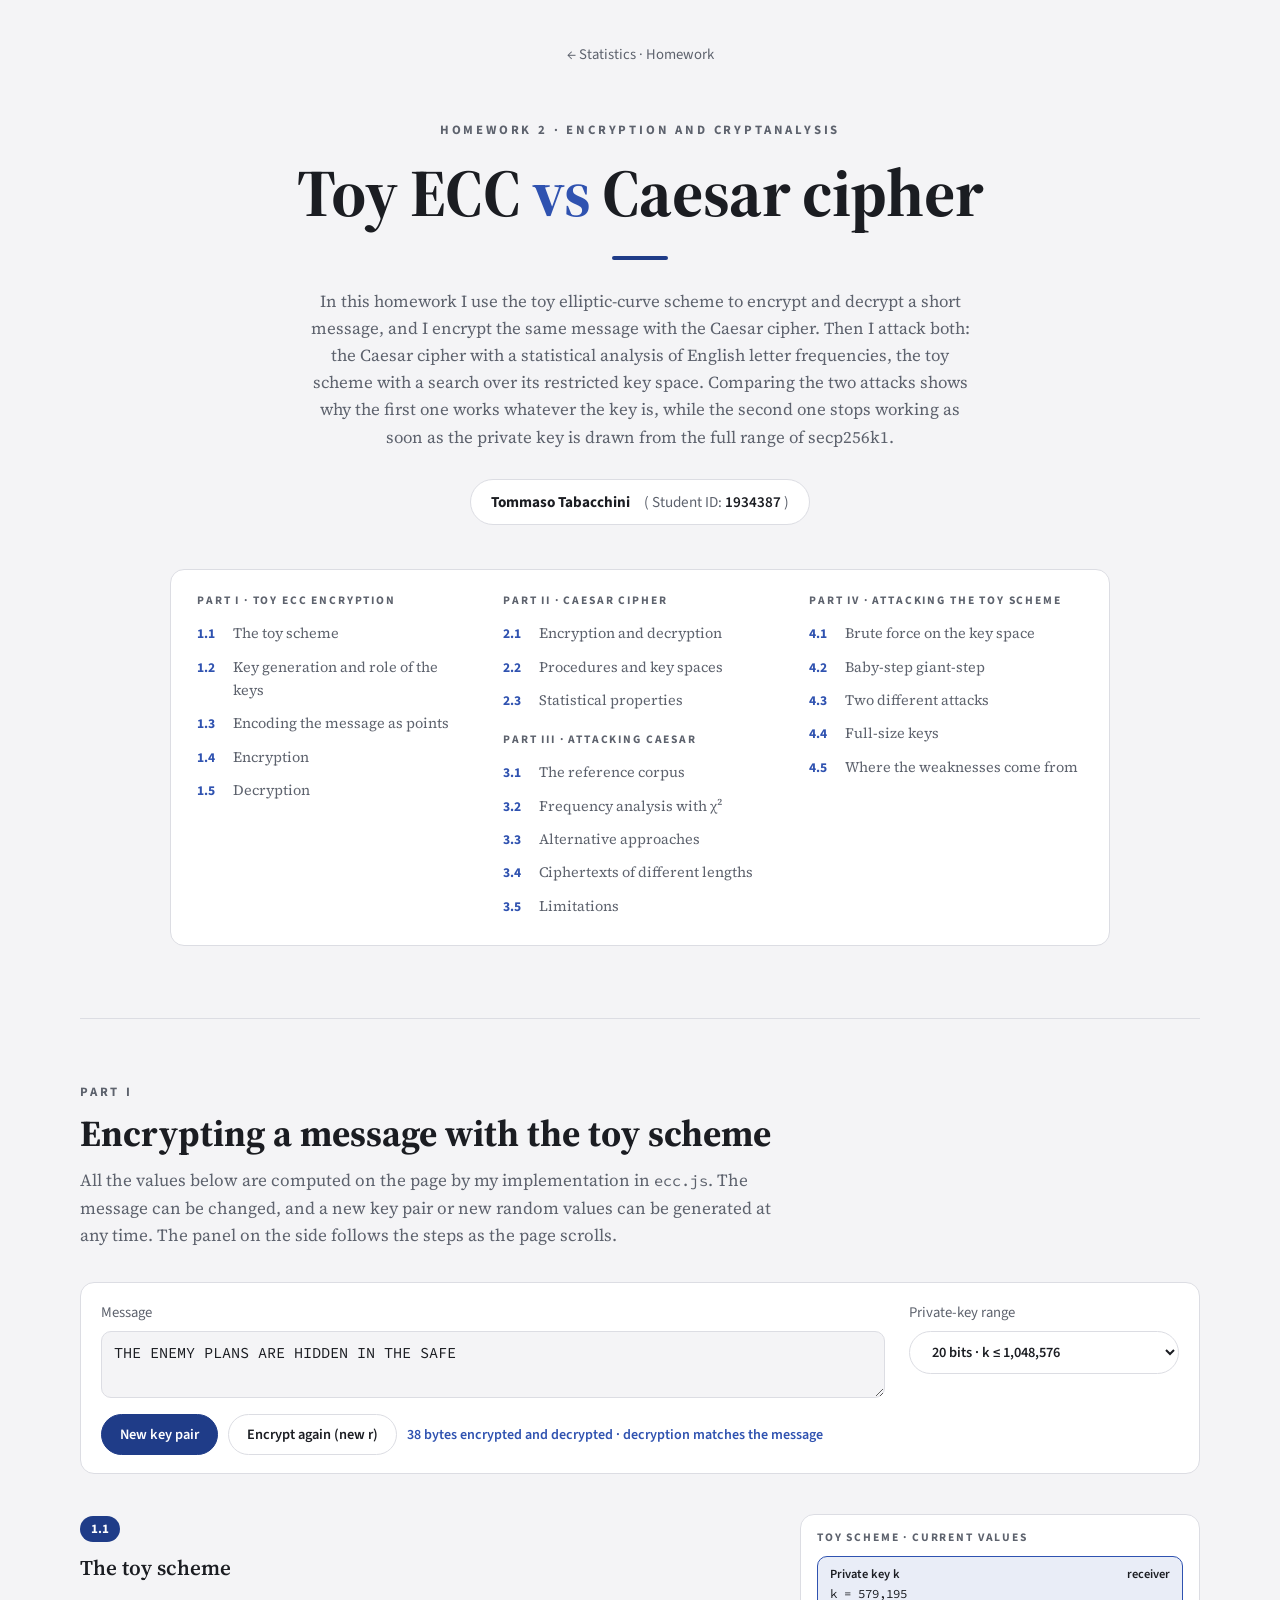
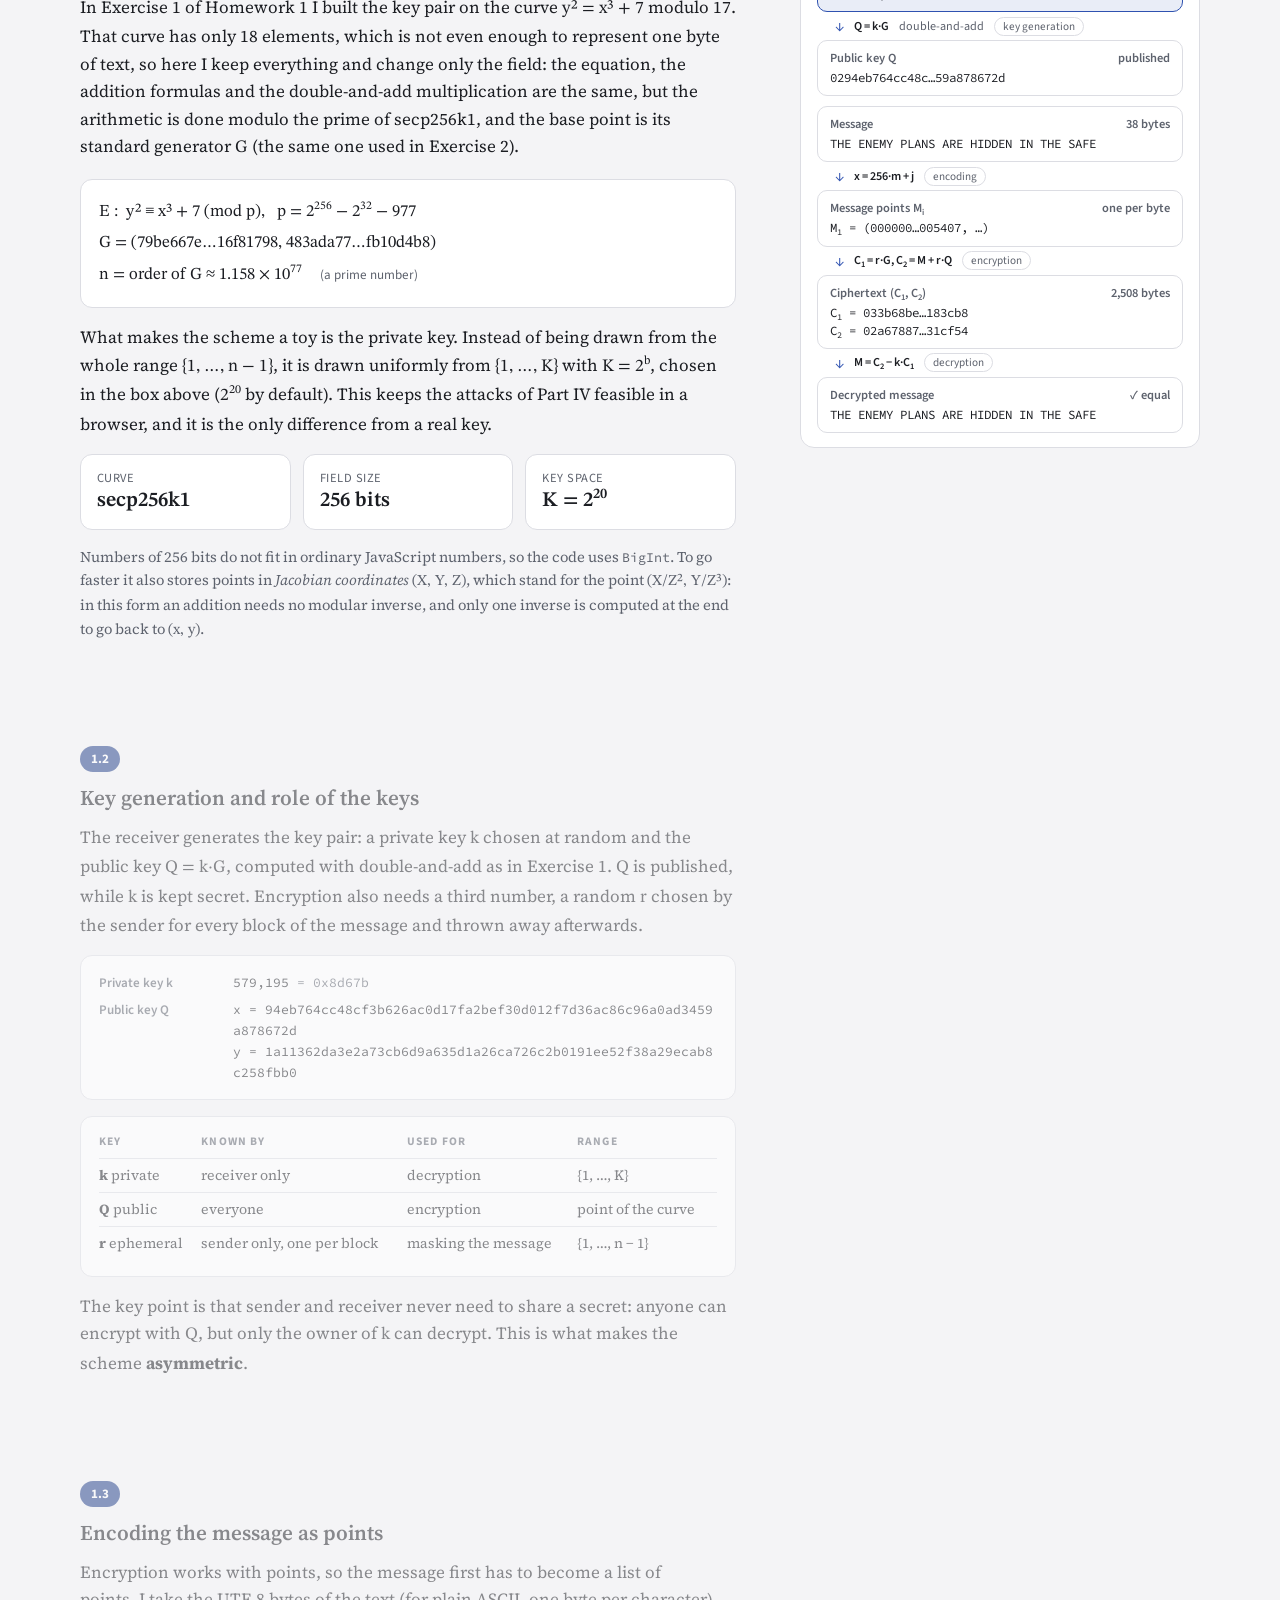
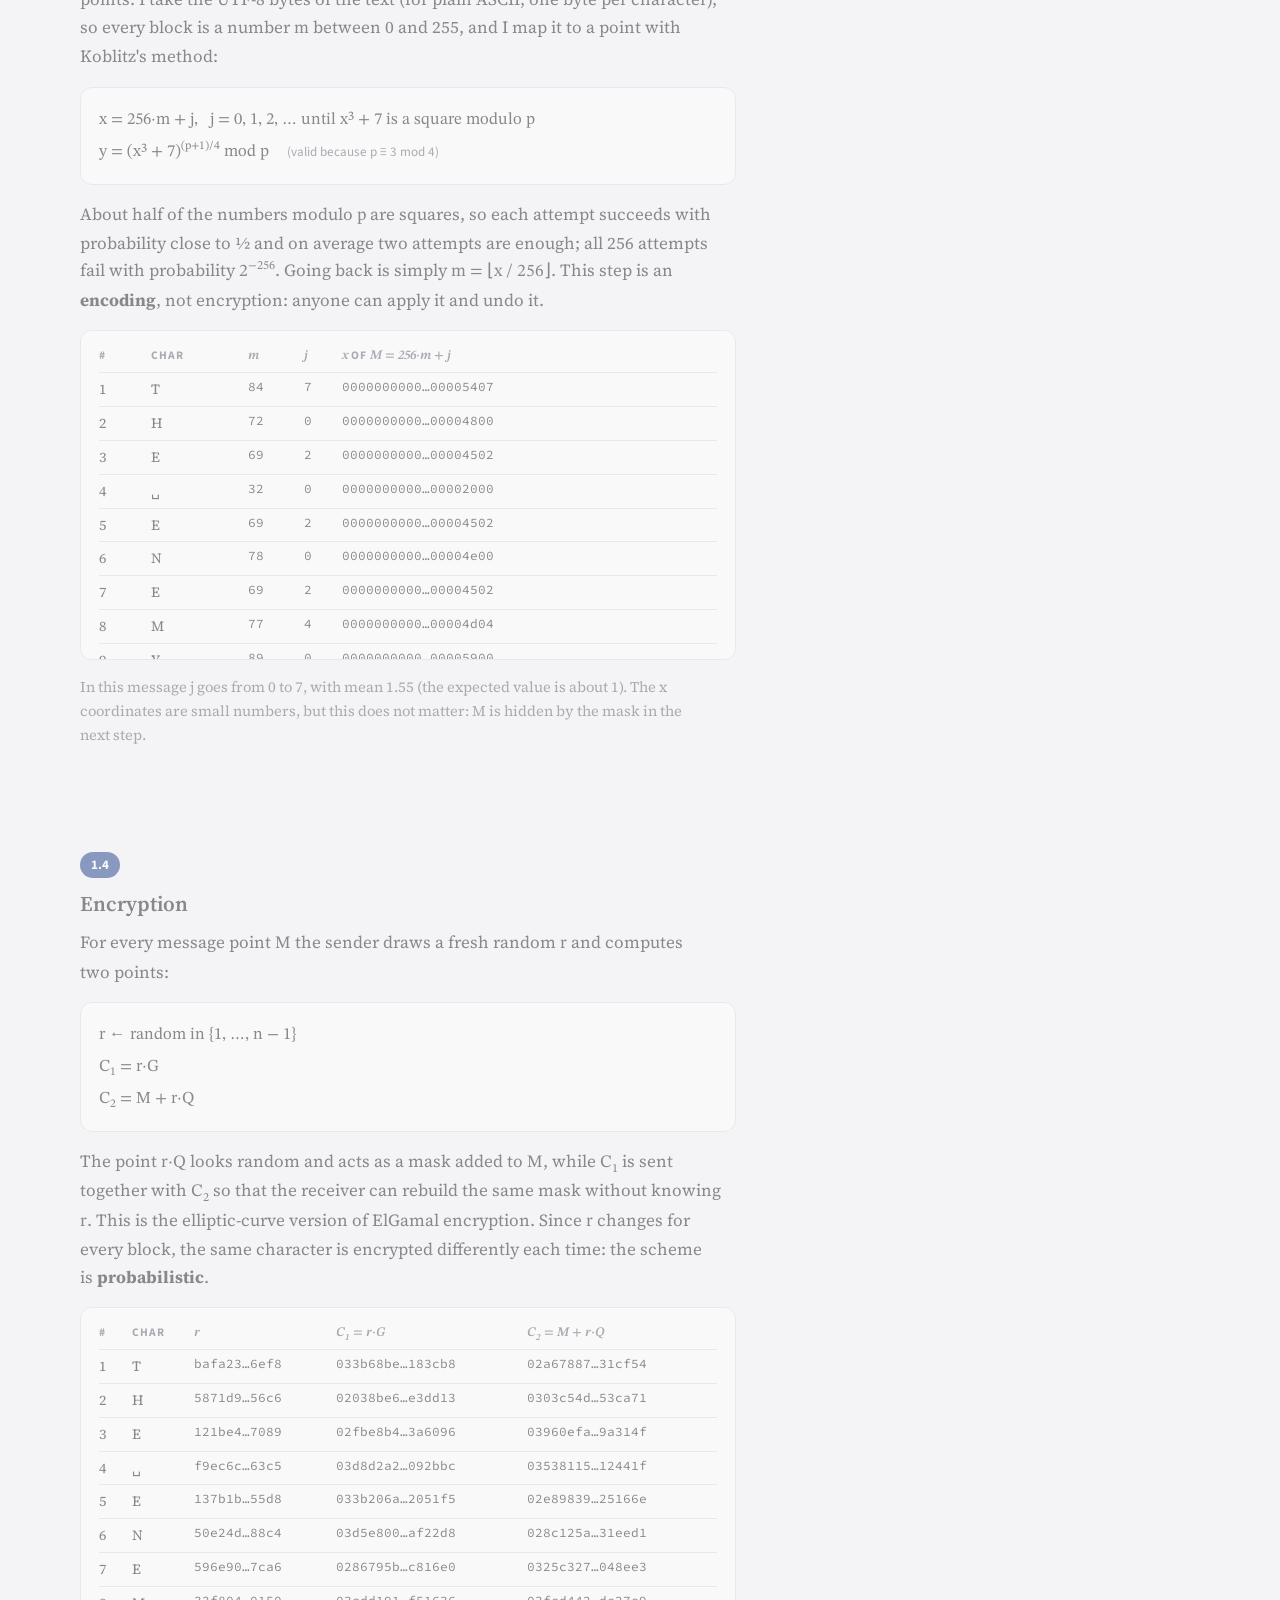
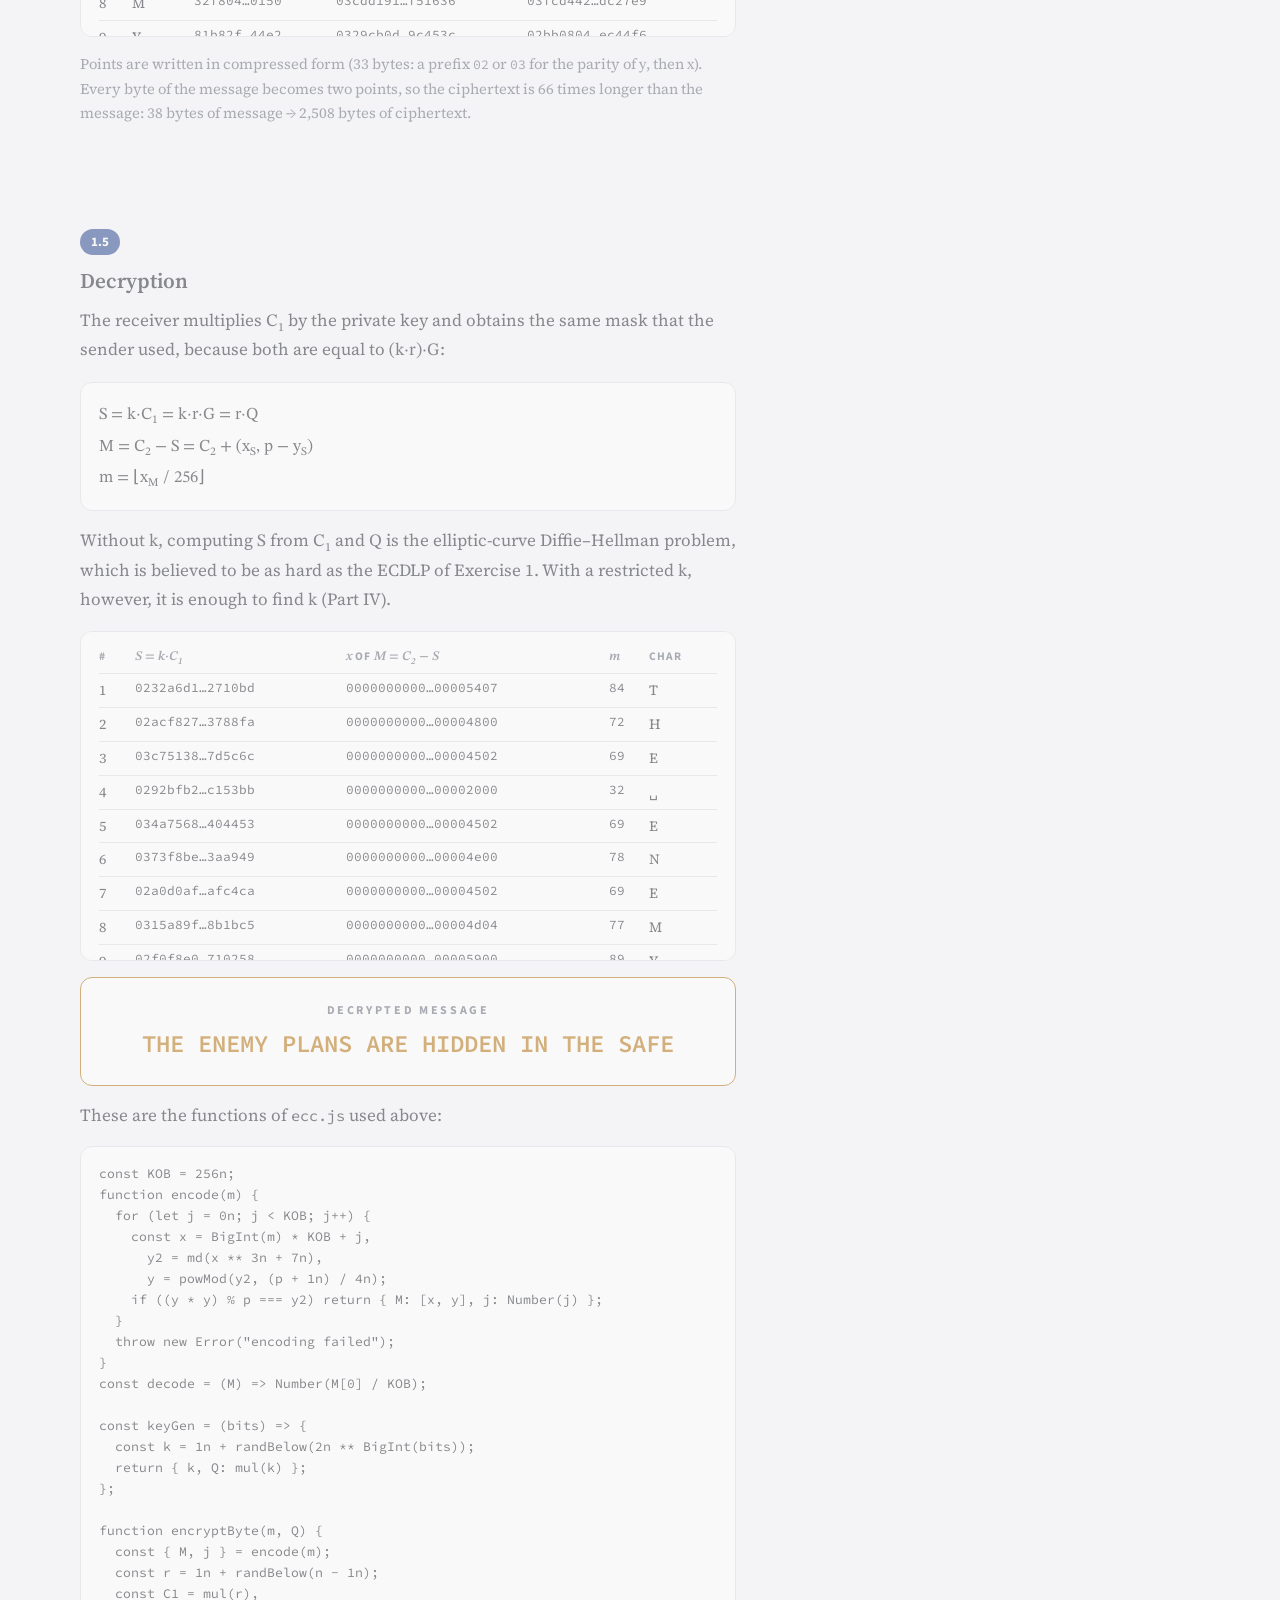
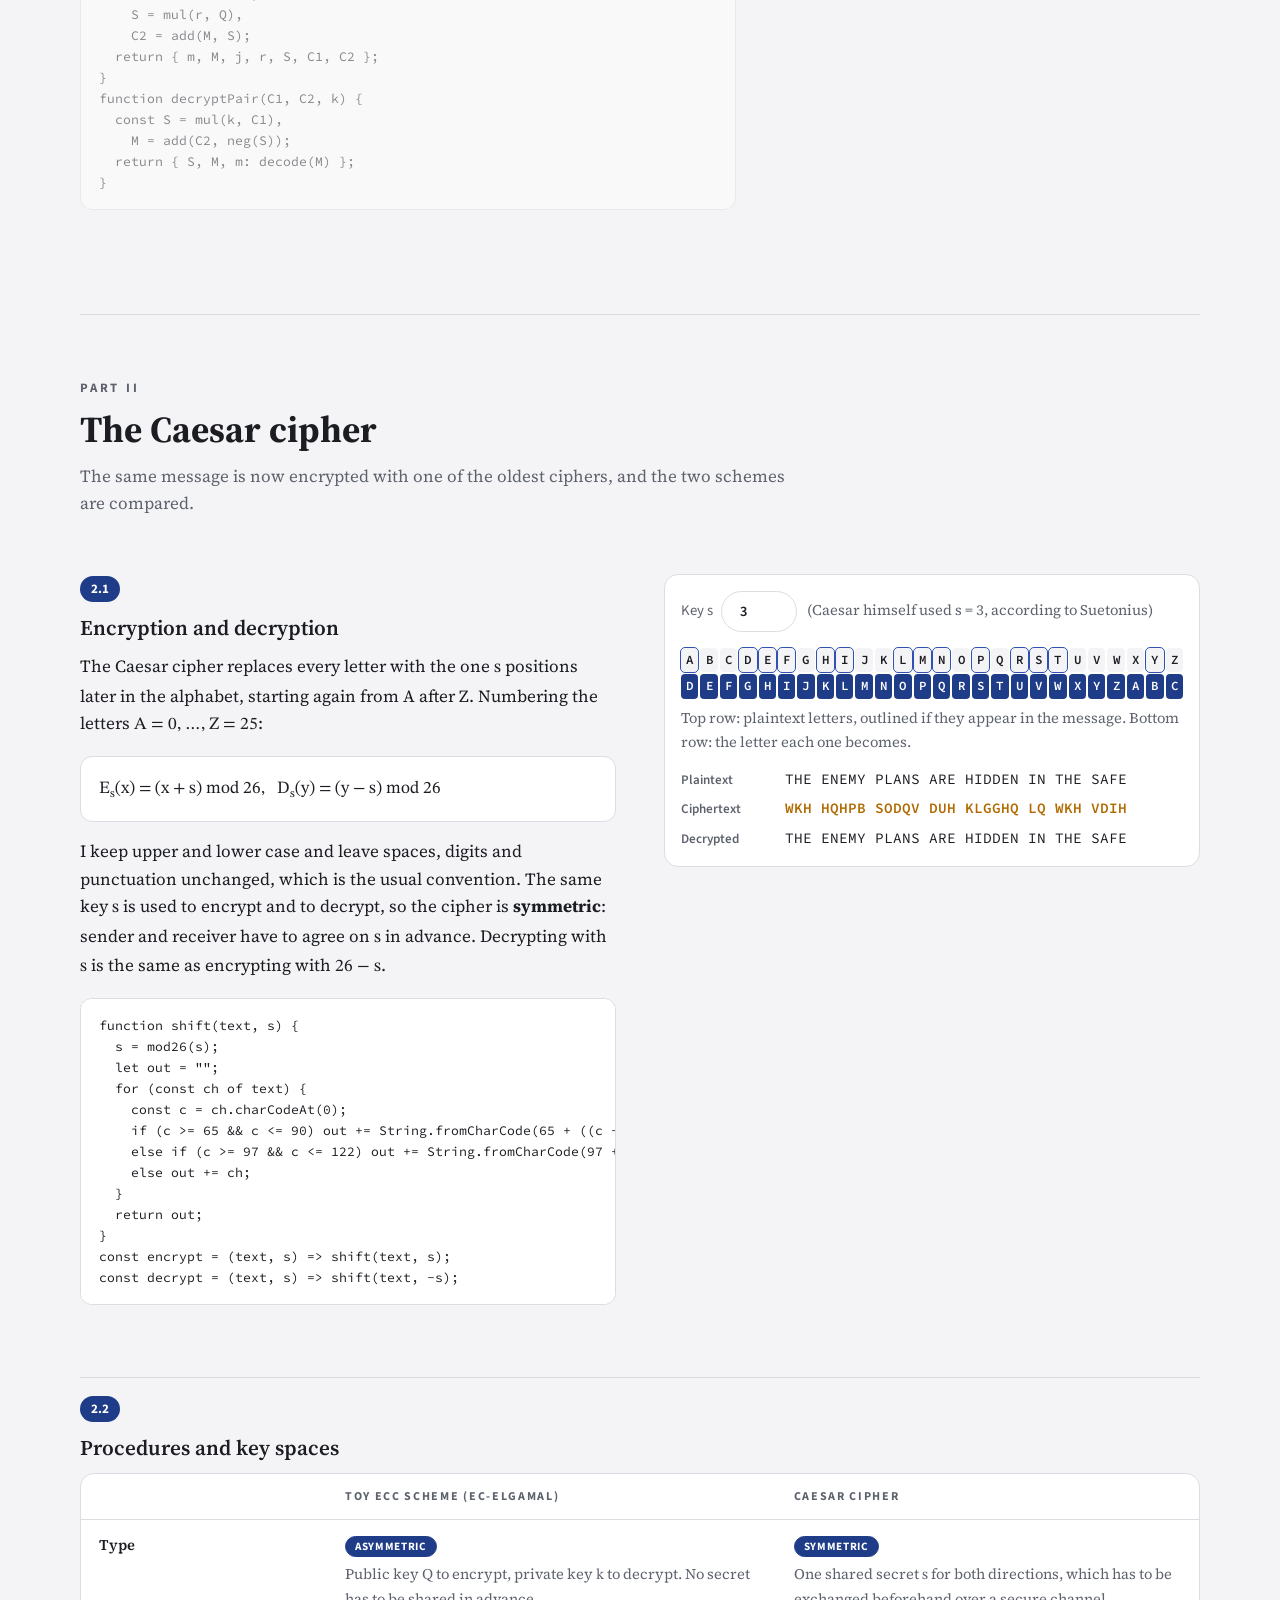
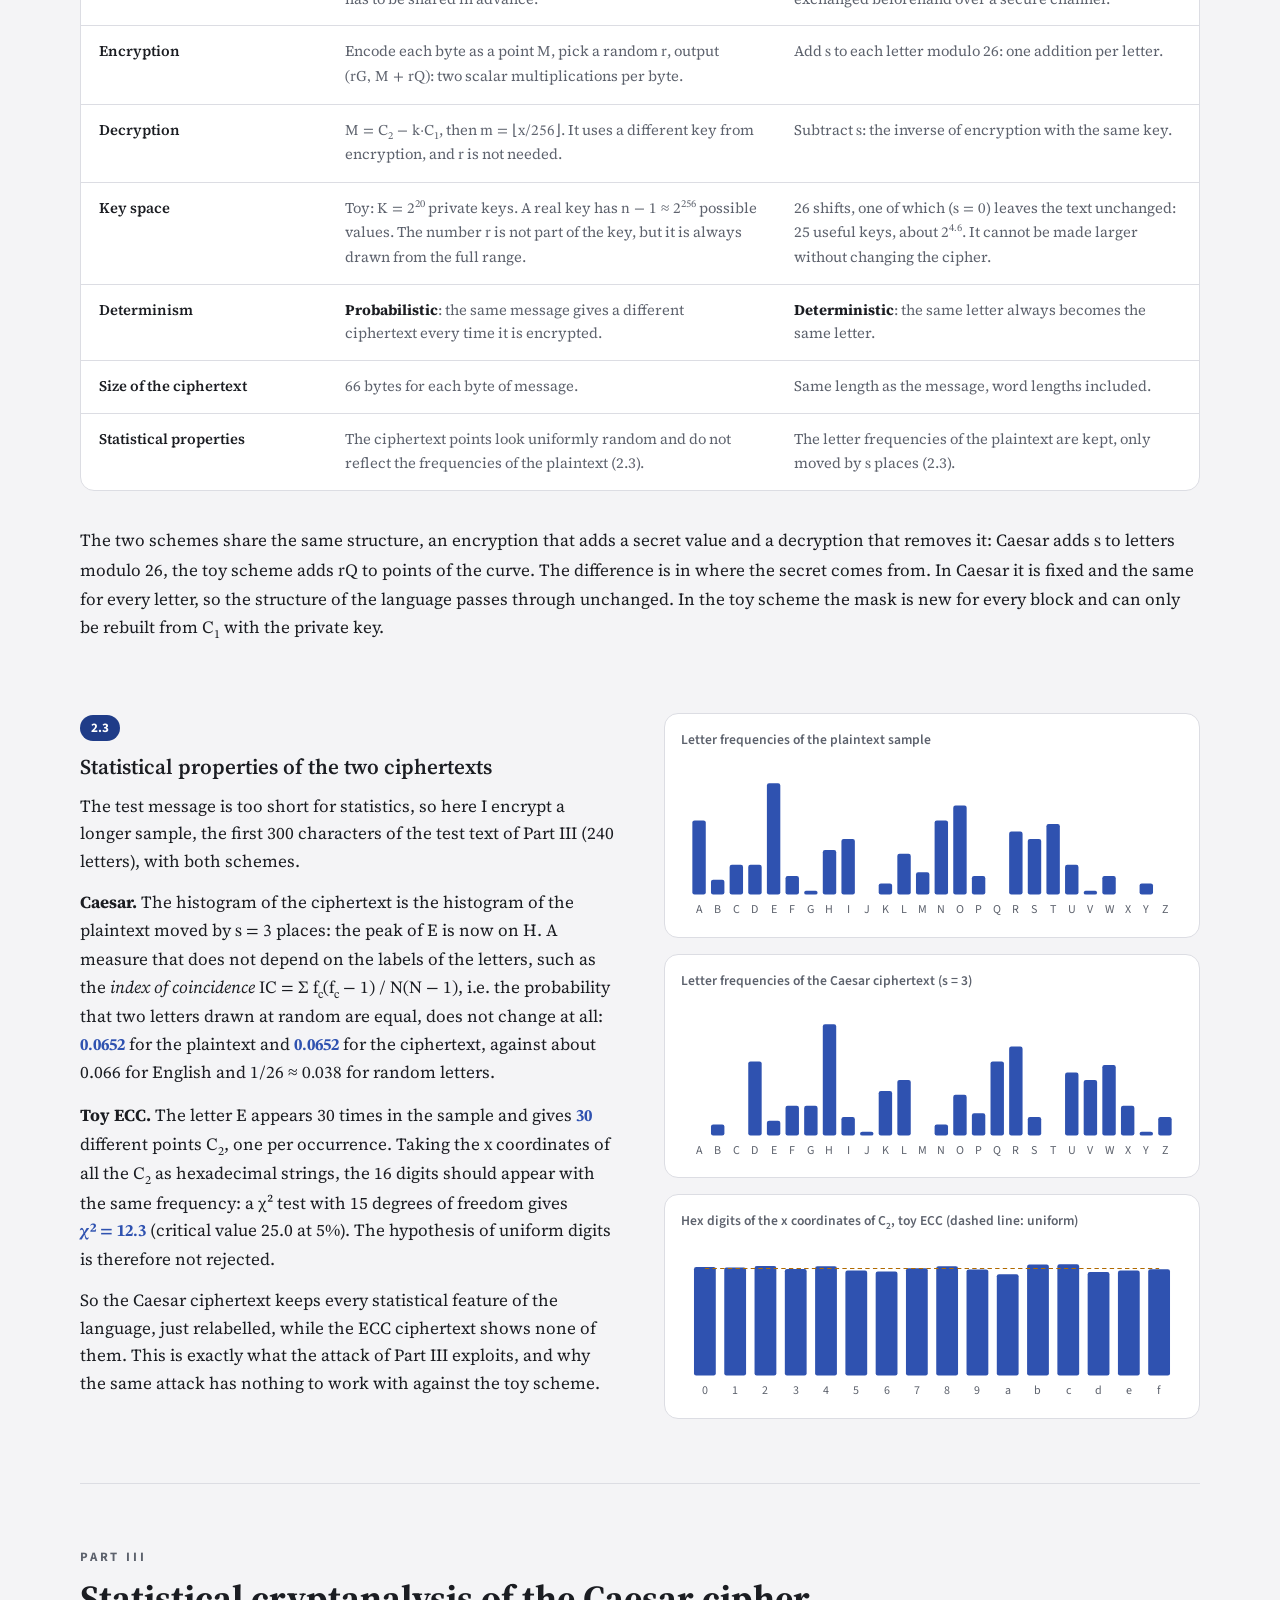
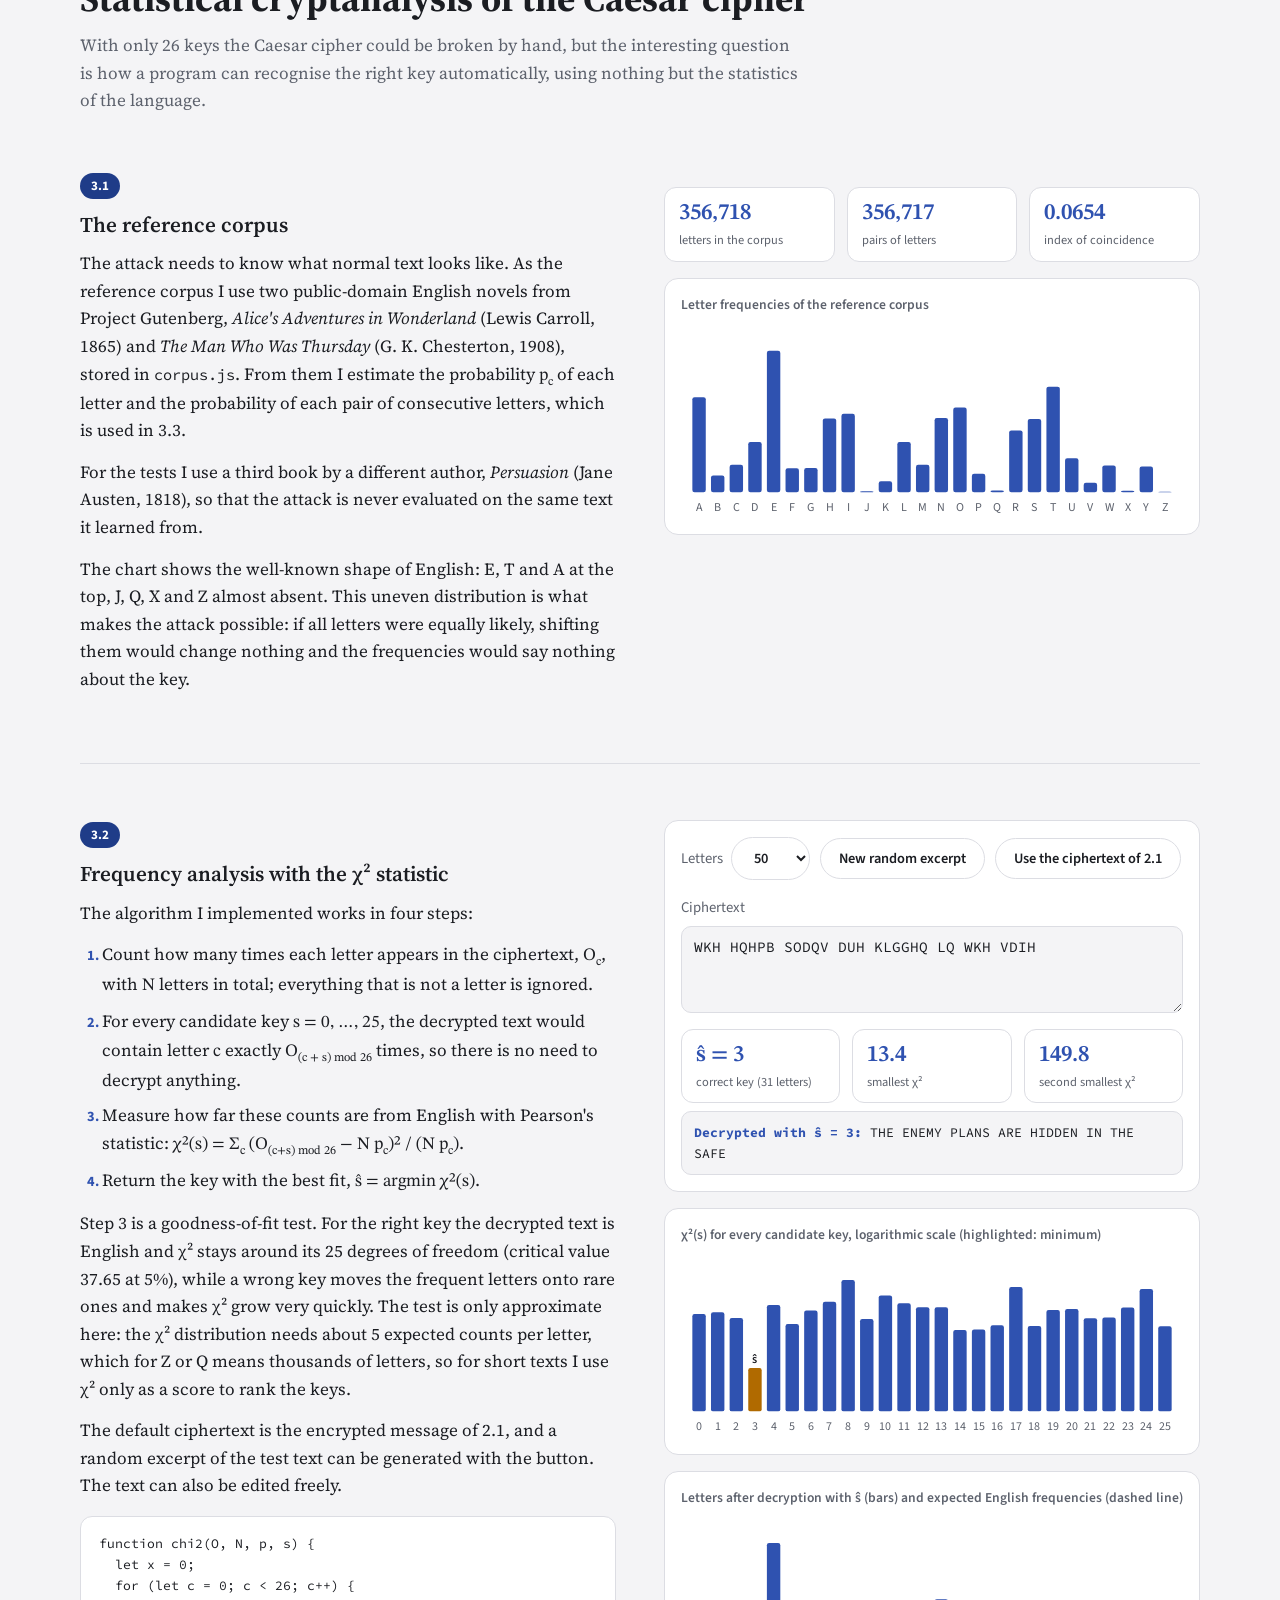
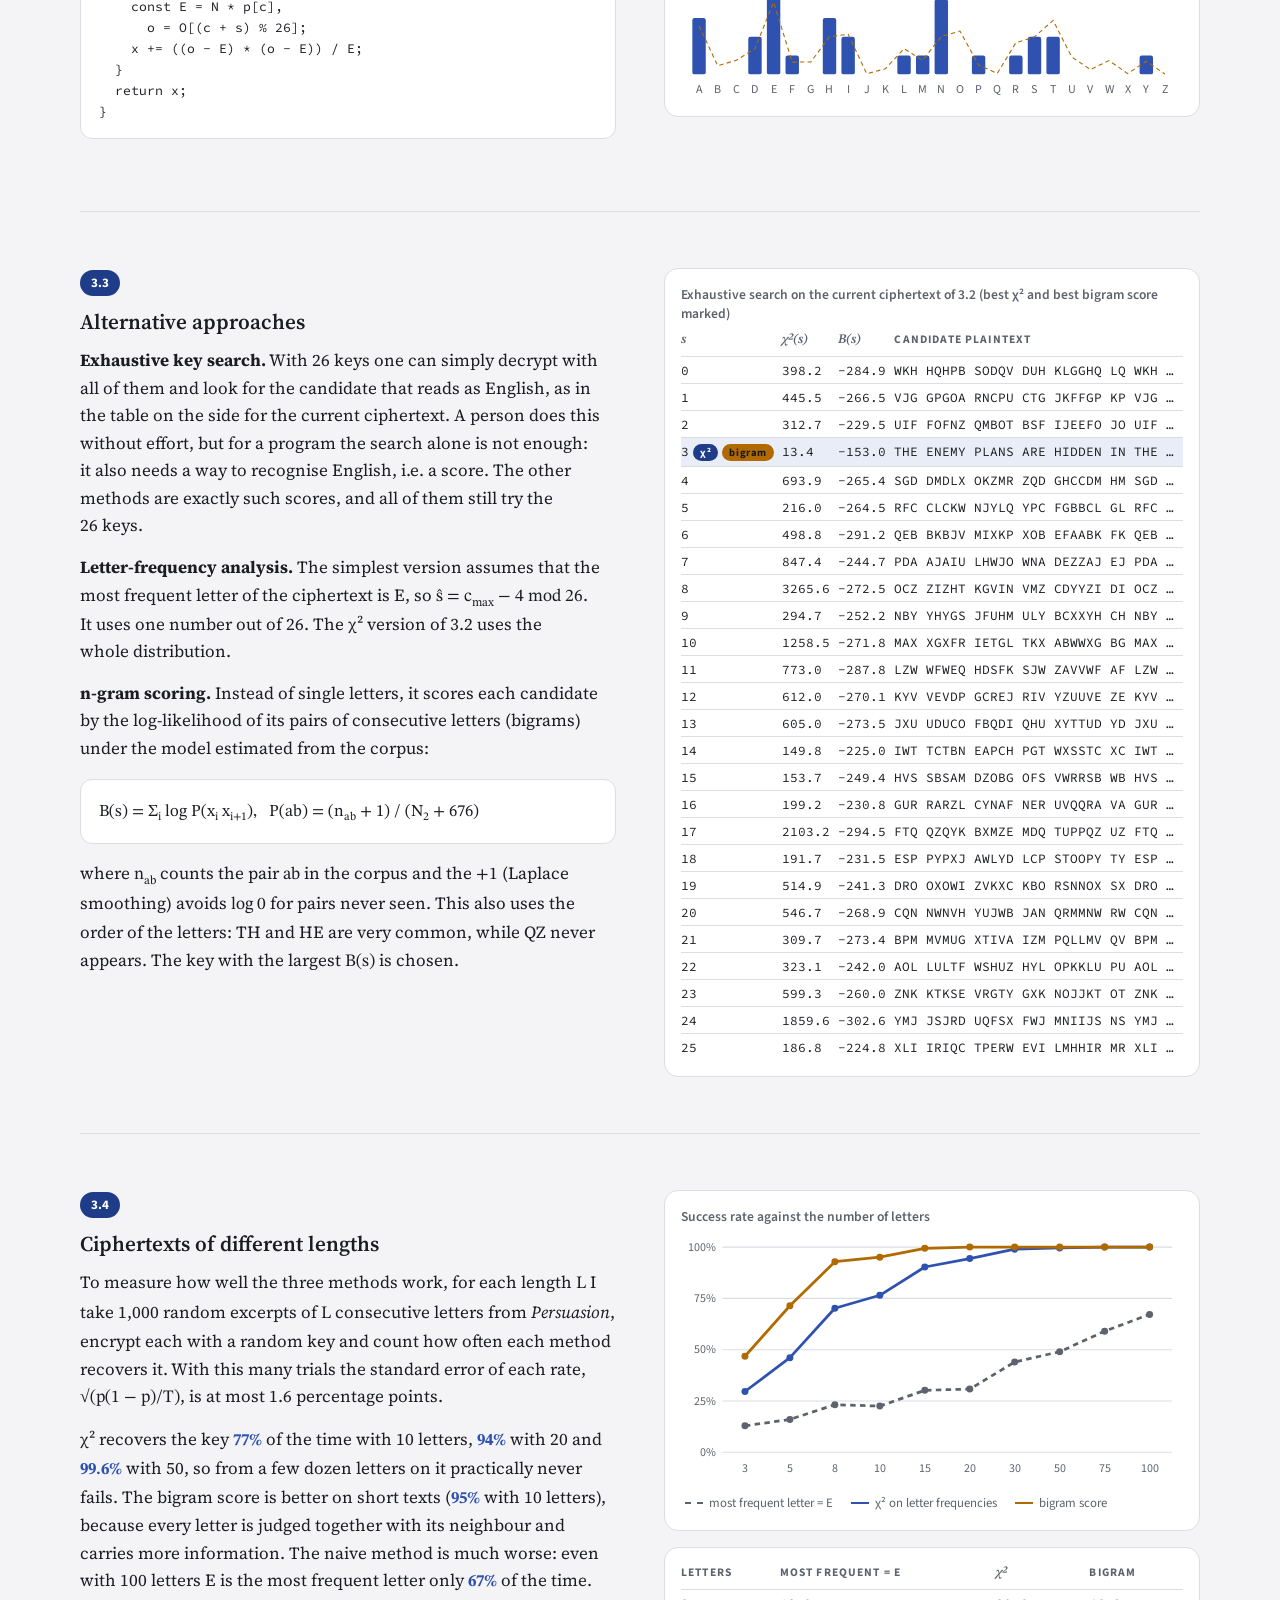
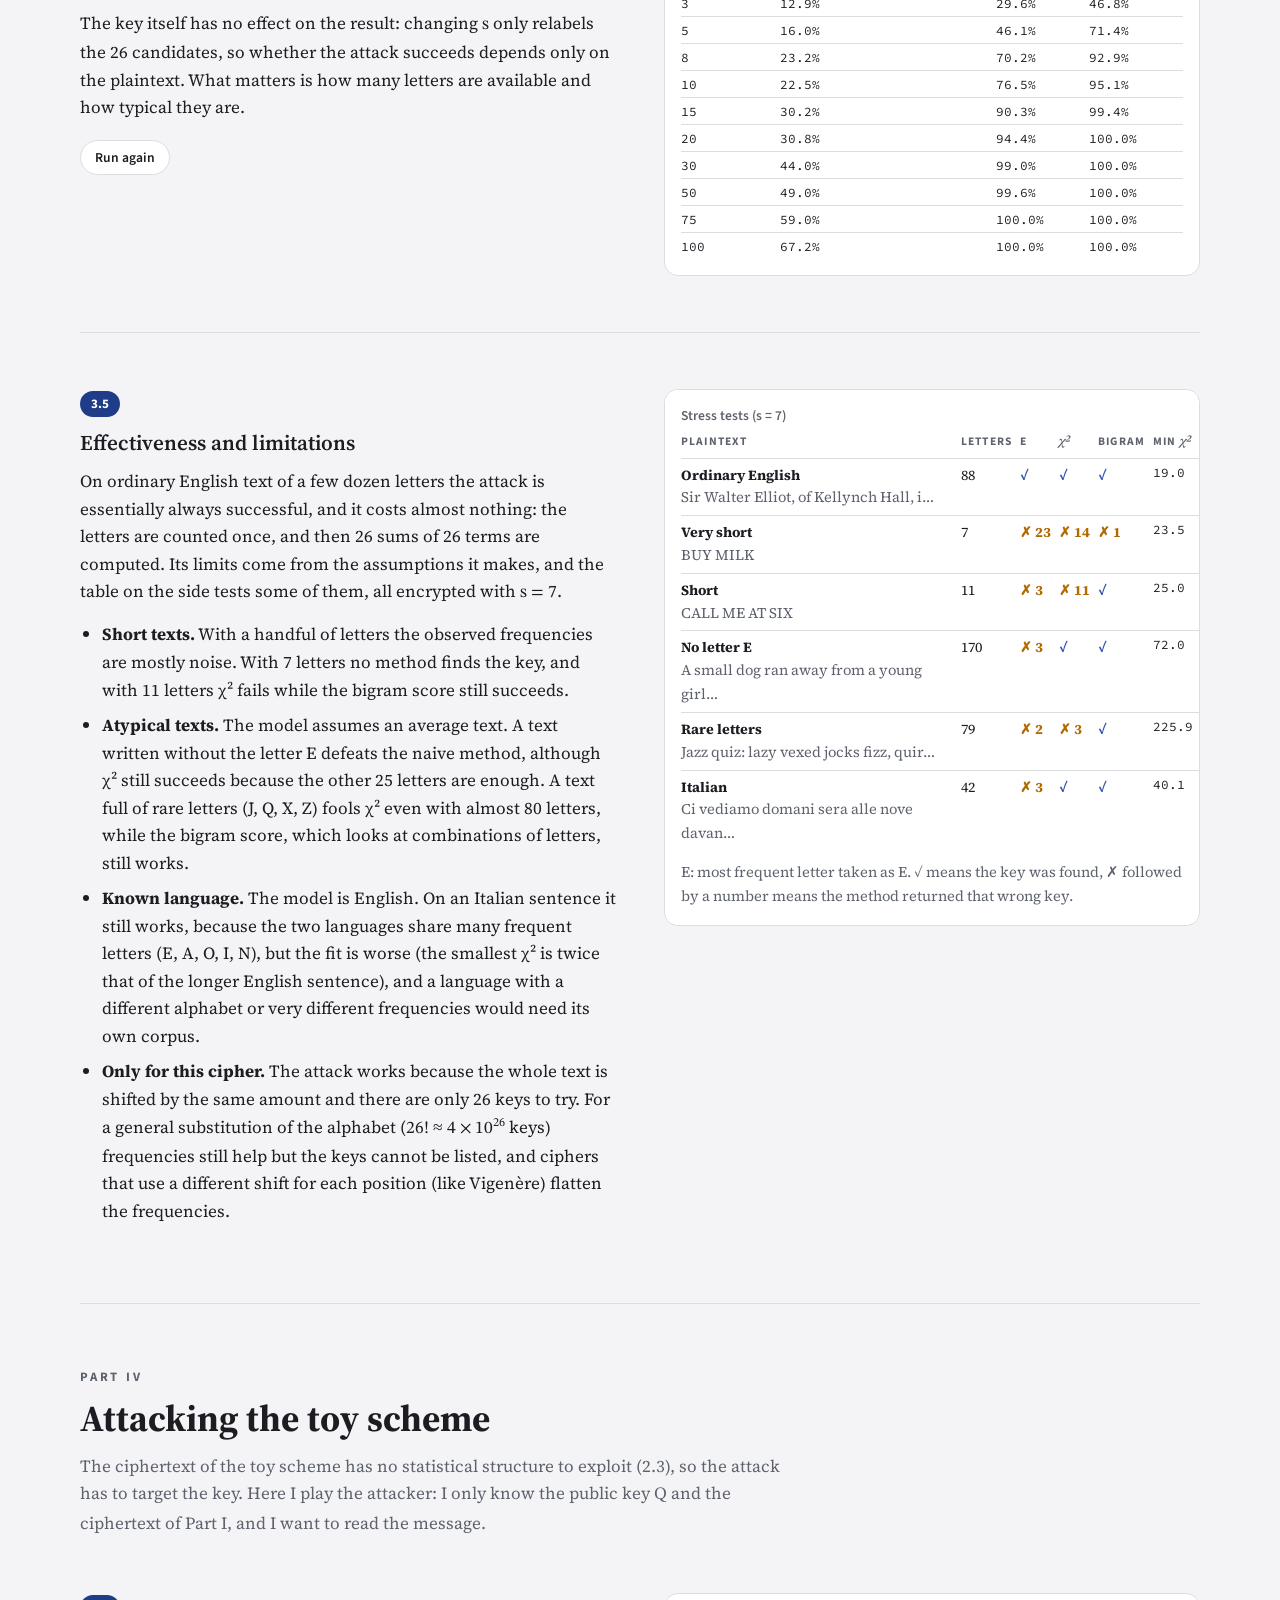
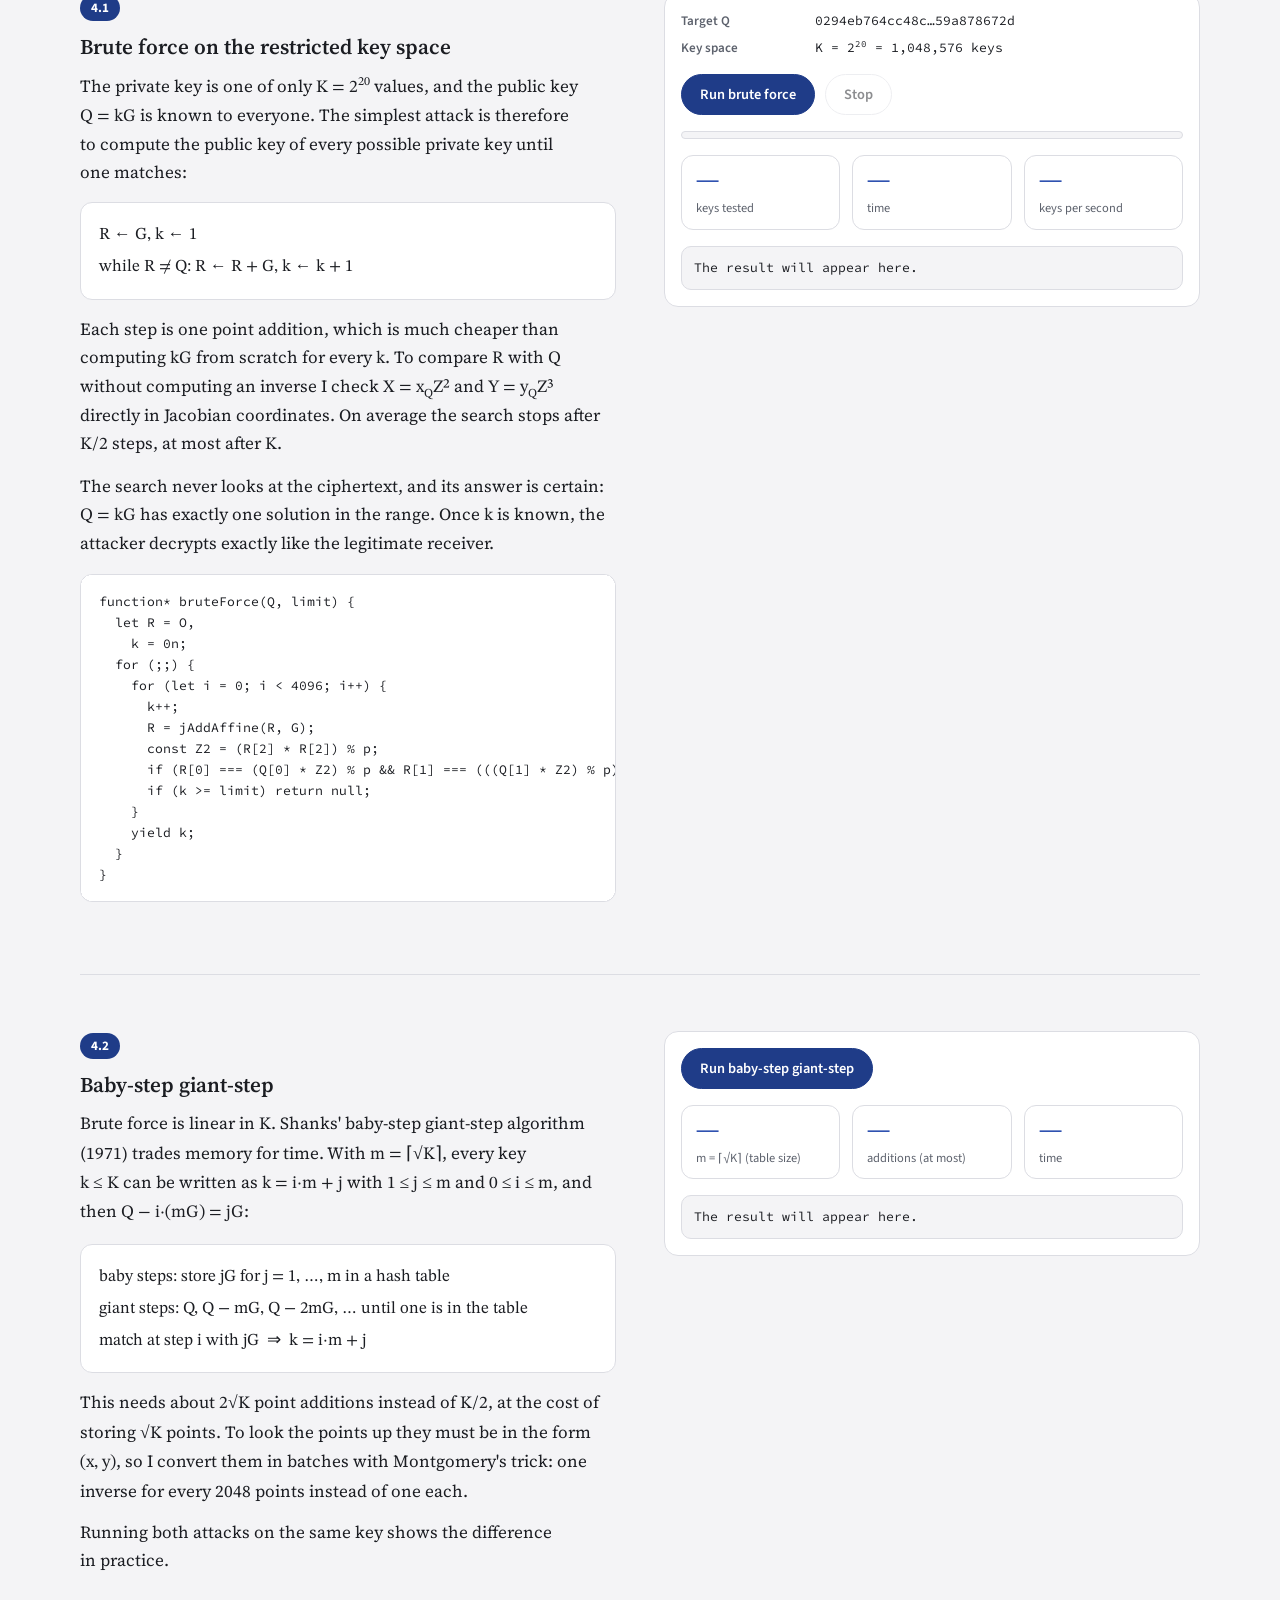
<file: Homework2-new/hw2.html>
<!doctype html>
<html lang="en">
  <head>
    <meta charset="utf-8" />
    <meta name="viewport" content="width=device-width, initial-scale=1" />
    <meta name="color-scheme" content="dark light" />
    <title>Homework 2 · Toy ECC vs Caesar cipher</title>
    <link rel="preconnect" href="https://fonts.googleapis.com" />
    <link
      rel="stylesheet"
      href="https://fonts.googleapis.com/css2?family=Source+Serif+4:ital,wght@0,400;0,600;0,700;1,400&family=Source+Sans+3:wght@400;600;700&family=STIX+Two+Text:ital,wght@0,400;0,600;0,700;1,400&family=Source+Code+Pro:wght@400;600&display=swap"
    />
    <link rel="stylesheet" href="hw2.css" />
  </head>
  <body>
    <div class="wrap">
      <header>
        <a class="back" href="../index.html">← Statistics · Homework</a>
        <p class="eyebrow">Homework 2 · Encryption and cryptanalysis</p>
        <h1>Toy ECC <span>vs</span> Caesar cipher</h1>
        <div class="rule"></div>
        <p class="lead">
          In this homework I use the toy elliptic-curve scheme to encrypt and
          decrypt a short message, and I encrypt the same message with the
          Caesar cipher. Then I attack both: the Caesar cipher with a
          statistical analysis of English letter frequencies, the toy scheme
          with a search over its restricted key space. Comparing the two attacks
          shows why the first one works whatever the key is, while the second
          one stops working as soon as the private key is drawn from the full
          range of secp256k1.
        </p>
        <div class="student">
          <b>Tommaso Tabacchini</b><span>( Student ID: <i>1934387</i> )</span>
        </div>
        <nav class="toc" id="toc" aria-label="Contents">
          <div>
            <p>Part I · Toy ECC encryption</p>
            <a href="#s11"><b>1.1</b>The toy scheme</a>
            <a href="#s12"><b>1.2</b>Key generation and role of the keys</a>
            <a href="#s13"><b>1.3</b>Encoding the message as points</a>
            <a href="#s14"><b>1.4</b>Encryption</a>
            <a href="#s15"><b>1.5</b>Decryption</a>
          </div>
          <div>
            <p>Part II · Caesar cipher</p>
            <a href="#s21"><b>2.1</b>Encryption and decryption</a>
            <a href="#s22"><b>2.2</b>Procedures and key spaces</a>
            <a href="#s23"><b>2.3</b>Statistical properties</a>
            <p style="margin-top: 14px">Part III · Attacking Caesar</p>
            <a href="#s31"><b>3.1</b>The reference corpus</a>
            <a href="#s32"><b>3.2</b>Frequency analysis with χ²</a>
            <a href="#s33"><b>3.3</b>Alternative approaches</a>
            <a href="#s34"><b>3.4</b>Ciphertexts of different lengths</a>
            <a href="#s35"><b>3.5</b>Limitations</a>
          </div>
          <div>
            <p>Part IV · Attacking the toy scheme</p>
            <a href="#s41"><b>4.1</b>Brute force on the key space</a>
            <a href="#s42"><b>4.2</b>Baby-step giant-step</a>
            <a href="#s43"><b>4.3</b>Two different attacks</a>
            <a href="#s44"><b>4.4</b>Full-size keys</a>
            <a href="#s45"><b>4.5</b>Where the weaknesses come from</a>
          </div>
        </nav>
      </header>
      <a class="totoc" id="totoc" href="#toc">↑ Contents</a>

      <section class="part" id="s1">
        <p class="eyebrow">Part I</p>
        <h2>Encrypting a message with the toy scheme</h2>
        <p class="intro">
          All the values below are computed on the page by my implementation in
          <code>ecc.js</code>. The message can be changed, and a new key pair or
          new random values can be generated at any time. The panel on the side
          follows the steps as the page scrolls.
        </p>

        <div class="inputs">
          <label
            >Message
            <textarea
              id="msg"
              rows="2"
              maxlength="100"
              spellcheck="false"
              autocomplete="off"
            ></textarea>
          </label>
          <div class="side">
            <label
              >Private-key range
              <select id="bits">
                <option value="16">16 bits · k ≤ 65,536</option>
                <option value="20" selected>20 bits · k ≤ 1,048,576</option>
                <option value="24">24 bits · k ≤ 16,777,216</option>
              </select>
            </label>
          </div>
          <div class="ctrl">
            <button class="primary" id="newkey">New key pair</button>
            <button id="again">Encrypt again (new r)</button>
            <span class="status" id="status" aria-live="polite"></span>
          </div>
        </div>

        <div class="lab">
          <aside class="stage">
            <div class="flow">
              <h4>Toy scheme · current values</h4>
              <div class="node" data-n="key">
                <small>Private key k<span>receiver</span></small
                ><code data-v="kShort"></code>
              </div>
              <div class="edge" data-e="key">
                <b>Q = k·G</b> double-and-add <i>key generation</i>
              </div>
              <div class="node" data-n="pub">
                <small>Public key Q<span>published</span></small
                ><code data-v="qShort"></code>
              </div>
              <div class="node" data-n="msg" style="margin-top: 10px">
                <small>Message<span data-v="nbytes"></span></small
                ><code data-v="msgShort"></code>
              </div>
              <div class="edge" data-e="msg">
                <b>x = 256·m + j</b> <i>encoding</i>
              </div>
              <div class="node" data-n="pts">
                <small
                  ><span>Message points M<sub>i</sub></span
                  ><span>one per byte</span></small
                ><code data-v="ptsShort"></code>
              </div>
              <div class="edge" data-e="pts">
                <b>C<sub>1</sub> = r·G, C<sub>2</sub> = M + r·Q</b>
                <i>encryption</i>
              </div>
              <div class="node" data-n="ct">
                <small
                  ><span>Ciphertext (C<sub>1</sub>, C<sub>2</sub>)</span
                  ><span data-v="ctBytes"></span></small
                ><code data-v="ctShort"></code>
              </div>
              <div class="edge" data-e="ct">
                <b>M = C<sub>2</sub> − k·C<sub>1</sub></b> <i>decryption</i>
              </div>
              <div class="node" data-n="dec">
                <small>Decrypted message<span data-v="decOk"></span></small
                ><code data-v="decShort"></code>
              </div>
            </div>
          </aside>

          <div class="steps">
            <article class="step" id="s11" data-n="key">
              <span class="num">1.1</span>
              <h3>The toy scheme</h3>
              <p>
                In Exercise 1 of Homework 1 I built the key pair on the curve
                <span class="m">y² = x³ + 7</span> modulo 17. That curve has
                only 18 elements, which is not even enough to represent one byte
                of text, so here I keep everything and change only the field:
                the equation, the addition formulas and the double-and-add
                multiplication are the same, but the arithmetic is done modulo
                the prime of secp256k1, and the base point is its standard
                generator <span class="m">G</span> (the same one used in
                Exercise 2).
              </p>
              <div class="box formula">
                E :&nbsp; y² ≡ x³ + 7 (mod p),&nbsp;&nbsp; p = 2<sup>256</sup> −
                2<sup>32</sup> − 977<br />
                G = (79be667e…16f81798, 483ada77…fb10d4b8)<br />
                n = order of G ≈ 1.158 × 10<sup>77</sup>
                <small>(a prime number)</small>
              </div>
              <p>
                What makes the scheme a toy is the private key. Instead of being
                drawn from the whole range
                <span class="m">{1, …, n − 1}</span>, it is drawn uniformly from
                <span class="m">{1, …, K}</span> with
                <span class="m">K = 2<sup>b</sup></span
                >, chosen in the box above (<span class="m"
                  >2<sup>20</sup></span
                >
                by default). This keeps the attacks of Part IV feasible in a
                browser, and it is the only difference from a real key.
              </p>
              <div class="def">
                <div><small>CURVE</small><b>secp256k1</b></div>
                <div><small>FIELD SIZE</small><b>256 bits</b></div>
                <div>
                  <small>KEY SPACE</small><b>K = 2<sup data-v="b"></sup></b>
                </div>
              </div>
              <p class="note">
                Numbers of 256 bits do not fit in ordinary JavaScript numbers,
                so the code uses <code>BigInt</code>. To go faster it also
                stores points in <em>Jacobian coordinates</em>
                <span class="m">(X, Y, Z)</span>, which stand for the point
                <span class="m">(X/Z², Y/Z³)</span>: in this form an addition
                needs no modular inverse, and only one inverse is computed at
                the end to go back to <span class="m">(x, y)</span>.
              </p>
            </article>

            <article class="step" id="s12" data-n="pub">
              <span class="num">1.2</span>
              <h3>Key generation and role of the keys</h3>
              <p>
                The receiver generates the key pair: a private key
                <span class="m">k</span> chosen at random and the public key
                <span class="m">Q = k·G</span>, computed with double-and-add as
                in Exercise 1. <span class="m">Q</span> is published, while
                <span class="m">k</span> is kept secret. Encryption also needs a
                third number, a random <span class="m">r</span> chosen by the
                sender for every block of the message and thrown away
                afterwards.
              </p>
              <div class="box">
                <dl class="kv">
                  <dt>Private key k</dt>
                  <dd class="hex" data-v="kFull"></dd>
                  <dt>Public key Q</dt>
                  <dd class="hex" data-v="qFull"></dd>
                </dl>
              </div>
              <div class="box tw2">
                <table class="tbl">
                  <thead>
                    <tr>
                      <th>Key</th>
                      <th>Known by</th>
                      <th>Used for</th>
                      <th>Range</th>
                    </tr>
                  </thead>
                  <tbody>
                    <tr>
                      <td><b>k</b> private</td>
                      <td>receiver only</td>
                      <td>decryption</td>
                      <td>{1, …, K}</td>
                    </tr>
                    <tr>
                      <td><b>Q</b> public</td>
                      <td>everyone</td>
                      <td>encryption</td>
                      <td>point of the curve</td>
                    </tr>
                    <tr>
                      <td><b>r</b> ephemeral</td>
                      <td>sender only, one per block</td>
                      <td>masking the message</td>
                      <td>{1, …, n − 1}</td>
                    </tr>
                  </tbody>
                </table>
              </div>
              <p>
                The key point is that sender and receiver never need to share a
                secret: anyone can encrypt with <span class="m">Q</span>, but
                only the owner of <span class="m">k</span> can decrypt. This is
                what makes the scheme <strong>asymmetric</strong>.
              </p>
            </article>

            <article class="step" id="s13" data-n="pts">
              <span class="num">1.3</span>
              <h3>Encoding the message as points</h3>
              <p>
                Encryption works with points, so the message first has to become
                a list of points. I take the UTF-8 bytes of the text (for plain
                ASCII, one byte per character), so every block is a number
                <span class="m">m</span> between 0 and 255, and I map it to a
                point with Koblitz's method:
              </p>
              <div class="box formula">
                x = 256·m + j,&nbsp;&nbsp; j = 0, 1, 2, … until x³ + 7 is a
                square modulo p<br />
                y = (x³ + 7)<sup>(p+1)/4</sup> mod p
                <small>(valid because p ≡ 3 mod 4)</small>
              </div>
              <p>
                About half of the numbers modulo <span class="m">p</span> are
                squares, so each attempt succeeds with probability close to ½
                and on average two attempts are enough; all 256 attempts fail
                with probability <span class="m">2<sup>−256</sup></span
                >. Going back is simply <span class="m">m = ⌊x / 256⌋</span>.
                This step is an <strong>encoding</strong>, not encryption:
                anyone can apply it and undo it.
              </p>
              <div class="box tw2 scroll">
                <table class="tbl nw" id="tEnc"></table>
              </div>
              <p class="note" id="encNote"></p>
            </article>

            <article class="step" id="s14" data-n="ct">
              <span class="num">1.4</span>
              <h3>Encryption</h3>
              <p>
                For every message point <span class="m">M</span> the sender
                draws a fresh random <span class="m">r</span> and computes two
                points:
              </p>
              <div class="box formula">
                r ← random in {1, …, n − 1}<br />
                C<sub>1</sub> = r·G<br />
                C<sub>2</sub> = M + r·Q
              </div>
              <p>
                The point <span class="m">r·Q</span> looks random and acts as a
                mask added to <span class="m">M</span>, while
                <span class="m">C<sub>1</sub></span> is sent together with
                <span class="m">C<sub>2</sub></span> so that the receiver can
                rebuild the same mask without knowing <span class="m">r</span>.
                This is the elliptic-curve version of ElGamal encryption. Since
                <span class="m">r</span> changes for every block, the same
                character is encrypted differently each time: the scheme is
                <strong>probabilistic</strong>.
              </p>
              <div class="box tw2 scroll">
                <table class="tbl nw" id="tCt"></table>
              </div>
              <p class="note">
                Points are written in compressed form (33 bytes: a prefix
                <code>02</code> or <code>03</code> for the parity of
                <span class="m">y</span>, then <span class="m">x</span>). Every
                byte of the message becomes two points, so the ciphertext is 66
                times longer than the message:
                <span data-v="ctBytesLong"></span>.
              </p>
            </article>

            <article class="step" id="s15" data-n="dec">
              <span class="num">1.5</span>
              <h3>Decryption</h3>
              <p>
                The receiver multiplies <span class="m">C<sub>1</sub></span> by
                the private key and obtains the same mask that the sender used,
                because both are equal to <span class="m">(k·r)·G</span>:
              </p>
              <div class="box formula">
                S = k·C<sub>1</sub> = k·r·G = r·Q<br />
                M = C<sub>2</sub> − S = C<sub>2</sub> + (x<sub>S</sub>, p −
                y<sub>S</sub>)<br />
                m = ⌊x<sub>M</sub> / 256⌋
              </div>
              <p>
                Without <span class="m">k</span>, computing
                <span class="m">S</span> from
                <span class="m">C<sub>1</sub></span> and
                <span class="m">Q</span> is the elliptic-curve Diffie–Hellman
                problem, which is believed to be as hard as the ECDLP of
                Exercise 1. With a restricted <span class="m">k</span>, however,
                it is enough to find <span class="m">k</span> (Part IV).
              </p>
              <div class="box tw2 scroll">
                <table class="tbl nw" id="tDec"></table>
              </div>
              <div class="box pk">
                <small>DECRYPTED MESSAGE</small><b id="decOut"></b>
              </div>
              <p>These are the functions of <code>ecc.js</code> used above:</p>
              <pre
                aria-label="JavaScript source of the toy scheme (file ecc.js)"
              >
const KOB = 256n;
function encode(m) {
  for (let j = 0n; j &lt; KOB; j++) {
    const x = BigInt(m) * KOB + j,
      y2 = md(x ** 3n + 7n),
      y = powMod(y2, (p + 1n) / 4n);
    if ((y * y) % p === y2) return { M: [x, y], j: Number(j) };
  }
  throw new Error("encoding failed");
}
const decode = (M) =&gt; Number(M[0] / KOB);

const keyGen = (bits) =&gt; {
  const k = 1n + randBelow(2n ** BigInt(bits));
  return { k, Q: mul(k) };
};

function encryptByte(m, Q) {
  const { M, j } = encode(m);
  const r = 1n + randBelow(n - 1n);
  const C1 = mul(r),
    S = mul(r, Q),
    C2 = add(M, S);
  return { m, M, j, r, S, C1, C2 };
}
function decryptPair(C1, C2, k) {
  const S = mul(k, C1),
    M = add(C2, neg(S));
  return { S, M, m: decode(M) };
}</pre
              >
            </article>
          </div>
        </div>
      </section>

      <section class="part" id="s2">
        <p class="eyebrow">Part II</p>
        <h2>The Caesar cipher</h2>
        <p class="intro">
          The same message is now encrypted with one of the oldest ciphers, and
          the two schemes are compared.
        </p>

        <div class="find" id="s21">
          <div>
            <span class="num">2.1</span>
            <h3>Encryption and decryption</h3>
            <p>
              The Caesar cipher replaces every letter with the one
              <span class="m">s</span> positions later in the alphabet, starting
              again from A after Z. Numbering the letters
              <span class="m">A = 0, …, Z = 25</span>:
            </p>
            <div class="box formula">
              <span class="m">E<sub>s</sub>(x) = (x + s) mod 26</span
              >,&nbsp;&nbsp;
              <span class="m">D<sub>s</sub>(y) = (y − s) mod 26</span>
            </div>
            <p>
              I keep upper and lower case and leave spaces, digits and
              punctuation unchanged, which is the usual convention. The same key
              <span class="m">s</span> is used to encrypt and to decrypt, so the
              cipher is <strong>symmetric</strong>: sender and receiver have to
              agree on <span class="m">s</span> in advance. Decrypting with
              <span class="m">s</span> is the same as encrypting with
              <span class="m">26 − s</span>.
            </p>
            <pre
              aria-label="JavaScript source of the Caesar cipher (file caesar.js)"
            >
function shift(text, s) {
  s = mod26(s);
  let out = "";
  for (const ch of text) {
    const c = ch.charCodeAt(0);
    if (c &gt;= 65 &amp;&amp; c &lt;= 90) out += String.fromCharCode(65 + ((c - 65 + s) % 26));
    else if (c &gt;= 97 &amp;&amp; c &lt;= 122) out += String.fromCharCode(97 + ((c - 97 + s) % 26));
    else out += ch;
  }
  return out;
}
const encrypt = (text, s) =&gt; shift(text, s);
const decrypt = (text, s) =&gt; shift(text, -s);</pre
            >
          </div>
          <div>
            <div class="fig">
              <div class="ctrl" style="margin-top: 0">
                <label
                  >Key s
                  <input id="cs" type="number" min="0" max="25" value="3"
                /></label>
                <span class="note" style="margin: 0"
                  >(Caesar himself used s = 3, according to Suetonius)</span
                >
              </div>
              <div class="strip" id="strip"></div>
              <p class="note" style="margin-top: -8px">
                Top row: plaintext letters, outlined if they appear in the
                message. Bottom row: the letter each one becomes.
              </p>
              <dl class="kv cz">
                <dt>Plaintext</dt>
                <dd class="hex" id="cPlain"></dd>
                <dt>Ciphertext</dt>
                <dd class="hex hlt" id="cCipher"></dd>
                <dt>Decrypted</dt>
                <dd class="hex" id="cDec"></dd>
              </dl>
            </div>
          </div>
        </div>

        <div class="anchor" id="s22" style="margin-top: 16px">
          <span class="num">2.2</span>
          <h3>Procedures and key spaces</h3>
        </div>
        <div class="tw" style="margin-top: 12px">
          <table class="disc">
            <thead>
              <tr>
                <th></th>
                <th>Toy ECC scheme (EC-ElGamal)</th>
                <th>Caesar cipher</th>
              </tr>
            </thead>
            <tbody>
              <tr>
                <td>Type</td>
                <td>
                  <span class="tag y">ASYMMETRIC</span><br />Public key
                  <span class="m">Q</span> to encrypt, private key
                  <span class="m">k</span> to decrypt. No secret has to be
                  shared in advance.
                </td>
                <td>
                  <span class="tag y">SYMMETRIC</span><br />One shared secret
                  <span class="m">s</span> for both directions, which has to be
                  exchanged beforehand over a secure channel.
                </td>
              </tr>
              <tr>
                <td>Encryption</td>
                <td>
                  Encode each byte as a point <span class="m">M</span>, pick a
                  random <span class="m">r</span>, output
                  <span class="m">(rG, M + rQ)</span>: two scalar
                  multiplications per byte.
                </td>
                <td>
                  Add <span class="m">s</span> to each letter modulo 26: one
                  addition per letter.
                </td>
              </tr>
              <tr>
                <td>Decryption</td>
                <td>
                  <span class="m">M = C<sub>2</sub> − k·C<sub>1</sub></span
                  >, then <span class="m">m = ⌊x/256⌋</span>. It uses a
                  different key from encryption, and <span class="m">r</span> is
                  not needed.
                </td>
                <td>
                  Subtract <span class="m">s</span>: the inverse of encryption
                  with the same key.
                </td>
              </tr>
              <tr>
                <td>Key space</td>
                <td>
                  Toy: <span class="m">K = 2<sup data-v="b"></sup></span>
                  private keys. A real key has
                  <span class="m">n − 1 ≈ 2<sup>256</sup></span> possible
                  values. The number <span class="m">r</span> is not part of the
                  key, but it is always drawn from the full range.
                </td>
                <td>
                  26 shifts, one of which (<span class="m">s = 0</span>) leaves
                  the text unchanged: 25 useful keys, about
                  <span class="m">2<sup>4.6</sup></span
                  >. It cannot be made larger without changing the cipher.
                </td>
              </tr>
              <tr>
                <td>Determinism</td>
                <td>
                  <strong>Probabilistic</strong>: the same message gives a
                  different ciphertext every time it is encrypted.
                </td>
                <td>
                  <strong>Deterministic</strong>: the same letter always becomes
                  the same letter.
                </td>
              </tr>
              <tr>
                <td>Size of the ciphertext</td>
                <td>66 bytes for each byte of message.</td>
                <td>Same length as the message, word lengths included.</td>
              </tr>
              <tr>
                <td>Statistical properties</td>
                <td>
                  The ciphertext points look uniformly random and do not reflect
                  the frequencies of the plaintext (2.3).
                </td>
                <td>
                  The letter frequencies of the plaintext are kept, only moved
                  by <span class="m">s</span> places (2.3).
                </td>
              </tr>
            </tbody>
          </table>
        </div>
        <p class="concl">
          The two schemes share the same structure, an encryption that adds a
          secret value and a decryption that removes it: Caesar adds
          <span class="m">s</span> to letters modulo 26, the toy scheme adds
          <span class="m">rQ</span> to points of the curve. The difference is in
          where the secret comes from. In Caesar it is fixed and the same for
          every letter, so the structure of the language passes through
          unchanged. In the toy scheme the mask is new for every block and can
          only be rebuilt from <span class="m">C<sub>1</sub></span> with the
          private key.
        </p>

        <div class="find" id="s23">
          <div>
            <span class="num">2.3</span>
            <h3>Statistical properties of the two ciphertexts</h3>
            <p>
              The test message is too short for statistics, so here I encrypt a
              longer sample, the first
              <span data-s="smpChars"></span> characters of the test text of
              Part III (<span data-s="smpLetters"></span> letters), with both
              schemes.
            </p>
            <p>
              <strong>Caesar.</strong> The histogram of the ciphertext is the
              histogram of the plaintext moved by
              <span class="m">s = <span data-s="cs"></span></span> places: the
              peak of E is now on <span data-s="peak"></span>. A measure that
              does not depend on the labels of the letters, such as the
              <em>index of coincidence</em>
              <span class="m"
                >IC = Σ f<sub>c</sub>(f<sub>c</sub> − 1) / N(N − 1)</span
              >, i.e. the probability that two letters drawn at random are
              equal, does not change at all:
              <span class="v" data-s="icP"></span> for the plaintext and
              <span class="v" data-s="icC"></span> for the ciphertext, against
              about 0.066 for English and <span class="m">1/26 ≈ 0.038</span>
              for random letters.
            </p>
            <p>
              <strong>Toy ECC.</strong> The letter E appears
              <span data-s="nE"></span> times in the sample and gives
              <span class="v" data-s="dE"></span> different points
              <span class="m">C<sub>2</sub></span
              >, one per occurrence. Taking the
              <span class="m">x</span> coordinates of all the
              <span class="m">C<sub>2</sub></span> as hexadecimal strings, the
              16 digits should appear with the same frequency: a χ² test with 15
              degrees of freedom gives
              <span class="v">χ² = <span data-s="chiE"></span></span> (critical
              value 25.0 at 5%). <span data-s="chiEv"></span>
            </p>
            <p>
              So the Caesar ciphertext keeps every statistical feature of the
              language, just relabelled, while the ECC ciphertext shows none of
              them. This is exactly what the attack of Part III exploits, and
              why the same attack has nothing to work with against the toy
              scheme.
            </p>
          </div>
          <div>
            <div class="fig">
              <h4>Letter frequencies of the plaintext sample</h4>
              <svg id="hP"></svg>
            </div>
            <div class="fig">
              <h4>
                Letter frequencies of the Caesar ciphertext (s =
                <span data-s="cs"></span>)
              </h4>
              <svg id="hC"></svg>
            </div>
            <div class="fig">
              <h4>
                Hex digits of the x coordinates of C<sub>2</sub>, toy ECC
                (dashed line: uniform)
              </h4>
              <svg id="hE"></svg>
            </div>
          </div>
        </div>
      </section>

      <section class="part" id="s3">
        <p class="eyebrow">Part III</p>
        <h2>Statistical cryptanalysis of the Caesar cipher</h2>
        <p class="intro">
          With only 26 keys the Caesar cipher could be broken by hand, but the
          interesting question is how a program can recognise the right key
          automatically, using nothing but the statistics of the language.
        </p>

        <div class="find" id="s31">
          <div>
            <span class="num">3.1</span>
            <h3>The reference corpus</h3>
            <p>
              The attack needs to know what normal text looks like. As the
              reference corpus I use two public-domain English novels from
              Project Gutenberg,
              <em>Alice's Adventures in Wonderland</em> (Lewis Carroll, 1865)
              and <em>The Man Who Was Thursday</em> (G. K. Chesterton, 1908),
              stored in <code>corpus.js</code>. From them I estimate the
              probability <span class="m">p<sub>c</sub></span>
              of each letter and the probability of each pair of consecutive
              letters, which is used in 3.3.
            </p>
            <p>
              For the tests I use a third book by a different author,
              <em>Persuasion</em> (Jane Austen, 1818), so that the attack is
              never evaluated on the same text it learned from.
            </p>
            <p>
              The chart shows the well-known shape of English: E, T and A at the
              top, J, Q, X and Z almost absent. This uneven distribution is what
              makes the attack possible: if all letters were equally likely,
              shifting them would change nothing and the frequencies would say
              nothing about the key.
            </p>
          </div>
          <div>
            <div class="stat">
              <div><b data-s="cN"></b><small>letters in the corpus</small></div>
              <div><b data-s="cN2"></b><small>pairs of letters</small></div>
              <div><b data-s="cIC"></b><small>index of coincidence</small></div>
            </div>
            <div class="fig">
              <h4>Letter frequencies of the reference corpus</h4>
              <svg id="hRef"></svg>
            </div>
          </div>
        </div>

        <div class="find" id="s32">
          <div>
            <span class="num">3.2</span>
            <h3>Frequency analysis with the χ² statistic</h3>
            <p>The algorithm I implemented works in four steps:</p>
            <ol class="alg">
              <li>
                Count how many times each letter appears in the ciphertext,
                <span class="m">O<sub>c</sub></span
                >, with <span class="m">N</span> letters in total; everything
                that is not a letter is ignored.
              </li>
              <li>
                For every candidate key <span class="m">s = 0, …, 25</span>, the
                decrypted text would contain letter
                <span class="m">c</span> exactly
                <span class="m">O<sub>(c + s) mod 26</sub></span> times, so
                there is no need to decrypt anything.
              </li>
              <li>
                Measure how far these counts are from English with Pearson's
                statistic:
                <span class="m"
                  >χ²(s) = Σ<sub>c</sub> (O<sub>(c+s) mod 26</sub> − N
                  p<sub>c</sub>)² / (N p<sub>c</sub>)</span
                >.
              </li>
              <li>
                Return the key with the best fit,
                <span class="m">ŝ = argmin χ²(s)</span>.
              </li>
            </ol>
            <p>
              Step 3 is a goodness-of-fit test. For the right key the decrypted
              text is English and χ² stays around its 25 degrees of freedom
              (critical value 37.65 at 5%), while a wrong key moves the frequent
              letters onto rare ones and makes χ² grow very quickly. The test is
              only approximate here: the χ² distribution needs about 5 expected
              counts per letter, which for Z or Q means thousands of letters, so
              for short texts I use χ² only as a score to rank the keys.
            </p>
            <p>
              The default ciphertext is the encrypted message of 2.1, and a
              random excerpt of the test text can be generated with the button.
              The text can also be edited freely.
            </p>
            <pre aria-label="JavaScript source of the attack (file caesar.js)">
function chi2(O, N, p, s) {
  let x = 0;
  for (let c = 0; c &lt; 26; c++) {
    const E = N * p[c],
      o = O[(c + s) % 26];
    x += ((o - E) * (o - E)) / E;
  }
  return x;
}</pre
            >
          </div>
          <div>
            <div class="fig">
              <div class="ctrl" style="margin-top: 0">
                <label
                  >Letters
                  <select id="alen">
                    <option value="10">10</option>
                    <option value="20">20</option>
                    <option value="50" selected>50</option>
                    <option value="100">100</option>
                    <option value="300">300</option>
                  </select>
                </label>
                <button id="arand">New random excerpt</button>
                <button id="amsg">Use the ciphertext of 2.1</button>
              </div>
              <label class="blk"
                >Ciphertext
                <textarea id="actext" rows="3" spellcheck="false"></textarea>
              </label>
              <div class="stat" style="margin-bottom: 8px">
                <div>
                  <b data-s="aKey"></b><small data-s="aKeyNote"></small>
                </div>
                <div><b data-s="aMin"></b><small>smallest χ²</small></div>
                <div>
                  <b data-s="aSecond"></b><small>second smallest χ²</small>
                </div>
              </div>
              <div class="hex outbox" id="aplain"></div>
            </div>
            <div class="fig">
              <h4>
                χ²(s) for every candidate key, logarithmic scale (highlighted:
                minimum)
              </h4>
              <svg id="hChi"></svg>
            </div>
            <div class="fig">
              <h4>
                Letters after decryption with ŝ (bars) and expected English
                frequencies (dashed line)
              </h4>
              <svg id="hFit"></svg>
            </div>
          </div>
        </div>

        <div class="find" id="s33">
          <div>
            <span class="num">3.3</span>
            <h3>Alternative approaches</h3>
            <p>
              <strong>Exhaustive key search.</strong> With 26 keys one can
              simply decrypt with all of them and look for the candidate that
              reads as English, as in the table on the side for the current
              ciphertext. A person does this without effort, but for a program
              the search alone is not enough: it also needs a way to recognise
              English, i.e. a score. The other methods are exactly such scores,
              and all of them still try the 26 keys.
            </p>
            <p>
              <strong>Letter-frequency analysis.</strong> The simplest version
              assumes that the most frequent letter of the ciphertext is E, so
              <span class="m">ŝ = c<sub>max</sub> − 4 mod 26</span>. It uses one
              number out of 26. The χ² version of 3.2 uses the whole
              distribution.
            </p>
            <p>
              <strong>n-gram scoring.</strong> Instead of single letters, it
              scores each candidate by the log-likelihood of its pairs of
              consecutive letters (bigrams) under the model estimated from the
              corpus:
            </p>
            <div class="box formula">
              B(s) = Σ<sub>i</sub> log P(x<sub>i</sub>
              x<sub>i+1</sub>),&nbsp;&nbsp; P(ab) = (n<sub>ab</sub> + 1) /
              (N<sub>2</sub> + 676)
            </div>
            <p>
              where <span class="m">n<sub>ab</sub></span> counts the pair
              <span class="m">ab</span> in the corpus and the
              <span class="m">+1</span> (Laplace smoothing) avoids
              <span class="m">log 0</span> for pairs never seen. This also uses
              the order of the letters: TH and HE are very common, while QZ
              never appears. The key with the largest
              <span class="m">B(s)</span> is chosen.
            </p>
          </div>
          <div>
            <div class="fig">
              <h4>
                Exhaustive search on the current ciphertext of 3.2 (best χ² and
                best bigram score marked)
              </h4>
              <div class="tw2 scroll tall">
                <table class="tbl nw" id="tEx"></table>
              </div>
            </div>
          </div>
        </div>

        <div class="find" id="s34">
          <div>
            <span class="num">3.4</span>
            <h3>Ciphertexts of different lengths</h3>
            <p>
              To measure how well the three methods work, for each length
              <span class="m">L</span> I take <span data-s="eT"></span> random
              excerpts of <span class="m">L</span> consecutive letters from
              <em>Persuasion</em>, encrypt each with a random key and count how
              often each method recovers it. With this many trials the standard
              error of each rate, <span class="m">√(p(1 − p)/T)</span>, is at
              most <span data-s="eSE"></span> percentage points.
            </p>
            <p>
              χ² recovers the key <span class="v" data-s="e10"></span> of the
              time with 10 letters, <span class="v" data-s="e20"></span> with 20
              and <span class="v" data-s="e50"></span> with 50, so from a few
              dozen letters on it practically never fails. The bigram score is
              better on short texts (<span class="v" data-s="b10"></span> with
              10 letters), because every letter is judged together with its
              neighbour and carries more information. The naive method is much
              worse: even with 100 letters E is the most frequent letter only
              <span class="v" data-s="n100"></span> of the time.
            </p>
            <p>
              The key itself has no effect on the result: changing
              <span class="m">s</span> only relabels the 26 candidates, so
              whether the attack succeeds depends only on the plaintext. What
              matters is how many letters are available and how typical they
              are.
            </p>
            <button class="run" id="erun">Run again</button>
          </div>
          <div>
            <div class="fig">
              <h4>Success rate against the number of letters</h4>
              <svg id="lExp"></svg>
              <div class="legend">
                <span><i class="l3"></i>most frequent letter = E</span>
                <span><i class="l1"></i>χ² on letter frequencies</span>
                <span><i class="l2"></i>bigram score</span>
              </div>
            </div>
            <div class="fig tw2">
              <table class="tbl" id="tExp"></table>
            </div>
          </div>
        </div>

        <div class="find" id="s35">
          <div>
            <span class="num">3.5</span>
            <h3>Effectiveness and limitations</h3>
            <p>
              On ordinary English text of a few dozen letters the attack is
              essentially always successful, and it costs almost nothing: the
              letters are counted once, and then 26 sums of 26 terms are
              computed. Its limits come from the assumptions it makes, and the
              table on the side tests some of them, all encrypted with
              <span class="m">s = 7</span>.
            </p>
            <ul class="lst">
              <li>
                <strong>Short texts.</strong> With a handful of letters the
                observed frequencies are mostly noise. With 7 letters no method
                finds the key, and with 11 letters χ² fails while the bigram
                score still succeeds.
              </li>
              <li>
                <strong>Atypical texts.</strong> The model assumes an average
                text. A text written without the letter E defeats the naive
                method, although χ² still succeeds because the other 25 letters
                are enough. A text full of rare letters (J, Q, X, Z) fools χ²
                even with almost 80 letters, while the bigram score, which looks
                at combinations of letters, still works.
              </li>
              <li>
                <strong>Known language.</strong> The model is English. On an
                Italian sentence it still works, because the two languages share
                many frequent letters (E, A, O, I, N), but the fit is worse (the
                smallest χ² is twice that of the longer English sentence), and a
                language with a different alphabet or very different frequencies
                would need its own corpus.
              </li>
              <li>
                <strong>Only for this cipher.</strong> The attack works because
                the whole text is shifted by the same amount and there are only
                26 keys to try. For a general substitution of the alphabet
                (<span class="m">26! ≈ 4 × 10<sup>26</sup></span> keys)
                frequencies still help but the keys cannot be listed, and
                ciphers that use a different shift for each position (like
                Vigenère) flatten the frequencies.
              </li>
            </ul>
          </div>
          <div class="fig tw2">
            <h4>Stress tests (s = 7)</h4>
            <table class="tbl wide" id="tStress"></table>
            <p class="note" style="margin: 10px 0 0">
              E: most frequent letter taken as E. ✓ means the key was found, ✗
              followed by a number means the method returned that wrong key.
            </p>
          </div>
        </div>
      </section>

      <section class="part" id="s4">
        <p class="eyebrow">Part IV</p>
        <h2>Attacking the toy scheme</h2>
        <p class="intro">
          The ciphertext of the toy scheme has no statistical structure to
          exploit (2.3), so the attack has to target the key. Here I play the
          attacker: I only know the public key <span class="m">Q</span> and the
          ciphertext of Part I, and I want to read the message.
        </p>

        <div class="find" id="s41">
          <div>
            <span class="num">4.1</span>
            <h3>Brute force on the restricted key space</h3>
            <p>
              The private key is one of only
              <span class="m">K = 2<sup data-v="b"></sup></span> values, and the
              public key <span class="m">Q = kG</span> is known to everyone. The
              simplest attack is therefore to compute the public key of every
              possible private key until one matches:
            </p>
            <div class="box formula">
              R ← G, k ← 1<br />
              while R ≠ Q: R ← R + G, k ← k + 1
            </div>
            <p>
              Each step is one point addition, which is much cheaper than
              computing <span class="m">kG</span> from scratch for every
              <span class="m">k</span>. To compare <span class="m">R</span> with
              <span class="m">Q</span> without computing an inverse I check
              <span class="m">X = x<sub>Q</sub>Z²</span> and
              <span class="m">Y = y<sub>Q</sub>Z³</span> directly in Jacobian
              coordinates. On average the search stops after
              <span class="m">K/2</span> steps, at most after
              <span class="m">K</span>.
            </p>
            <p>
              The search never looks at the ciphertext, and its answer is
              certain: <span class="m">Q = kG</span> has exactly one solution in
              the range. Once <span class="m">k</span> is known, the attacker
              decrypts exactly like the legitimate receiver.
            </p>
            <pre
              aria-label="JavaScript source of the brute-force attack (file ecc.js)"
            >
function* bruteForce(Q, limit) {
  let R = O,
    k = 0n;
  for (;;) {
    for (let i = 0; i &lt; 4096; i++) {
      k++;
      R = jAddAffine(R, G);
      const Z2 = (R[2] * R[2]) % p;
      if (R[0] === (Q[0] * Z2) % p &amp;&amp; R[1] === (((Q[1] * Z2) % p) * R[2]) % p) return k;
      if (k &gt;= limit) return null;
    }
    yield k;
  }
}</pre
            >
          </div>
          <div>
            <div class="fig">
              <dl class="kv">
                <dt>Target Q</dt>
                <dd class="hex" data-v="qShort"></dd>
                <dt>Key space</dt>
                <dd class="hex" data-v="kSpace"></dd>
              </dl>
              <div class="ctrl">
                <button class="primary" id="bfrun">Run brute force</button>
                <button id="bfstop" disabled>Stop</button>
              </div>
              <div class="prog"><i id="bfbar"></i></div>
              <div class="stat">
                <div><b data-s="bfK"></b><small>keys tested</small></div>
                <div><b data-s="bfT"></b><small>time</small></div>
                <div><b data-s="bfR"></b><small>keys per second</small></div>
              </div>
              <div class="hex outbox" id="bfout"></div>
            </div>
          </div>
        </div>

        <div class="find" id="s42">
          <div>
            <span class="num">4.2</span>
            <h3>Baby-step giant-step</h3>
            <p>
              Brute force is linear in <span class="m">K</span>. Shanks'
              baby-step giant-step algorithm (1971) trades memory for time. With
              <span class="m">m = ⌈√K⌉</span>, every key
              <span class="m">k ≤ K</span> can be written as
              <span class="m">k = i·m + j</span> with
              <span class="m">1 ≤ j ≤ m</span> and
              <span class="m">0 ≤ i ≤ m</span>, and then
              <span class="m">Q − i·(mG) = jG</span>:
            </p>
            <div class="box formula">
              baby steps: store jG for j = 1, …, m in a hash table<br />
              giant steps: Q, Q − mG, Q − 2mG, … until one is in the table<br />
              match at step i with jG&nbsp; ⇒ &nbsp;k = i·m + j
            </div>
            <p>
              This needs about <span class="m">2√K</span> point additions
              instead of <span class="m">K/2</span>, at the cost of storing
              <span class="m">√K</span> points. To look the points up they must
              be in the form <span class="m">(x, y)</span>, so I convert them in
              batches with Montgomery's trick: one inverse for every 2048 points
              instead of one each.
            </p>
            <p data-s="bsCmp"></p>
          </div>
          <div class="fig">
            <div class="ctrl" style="margin-top: 0">
              <button class="primary" id="bsrun">
                Run baby-step giant-step
              </button>
            </div>
            <div class="stat">
              <div>
                <b data-s="bsM"></b><small>m = ⌈√K⌉ (table size)</small>
              </div>
              <div><b data-s="bsS"></b><small>additions (at most)</small></div>
              <div><b data-s="bsT"></b><small>time</small></div>
            </div>
            <div class="hex outbox" id="bsout"></div>
          </div>
        </div>

        <div class="anchor" id="s43" style="margin-top: 56px">
          <span class="num">4.3</span>
          <h3>Two different attacks</h3>
        </div>
        <div class="tw" style="margin-top: 12px">
          <table class="disc">
            <thead>
              <tr>
                <th></th>
                <th>Key search on the toy scheme</th>
                <th>Statistical attack on Caesar</th>
              </tr>
            </thead>
            <tbody>
              <tr>
                <td>What it exploits</td>
                <td>
                  The small number of possible private keys. The ciphertext
                  itself reveals nothing.
                </td>
                <td>
                  The ciphertext: a fixed shift keeps the letter frequencies of
                  the language.
                </td>
              </tr>
              <tr>
                <td>What the attacker needs</td>
                <td>
                  Only the public key <span class="m">Q</span> to find
                  <span class="m">k</span>; the ciphertext only to read it
                  afterwards.
                </td>
                <td>
                  The ciphertext and a model of the language (the corpus).
                </td>
              </tr>
              <tr>
                <td>How a key is recognised</td>
                <td>
                  Exact check <span class="m">kG = Q</span>: the answer is
                  certain.
                </td>
                <td>
                  Statistical score (χ², bigrams): the best key is the most
                  likely one, and it can be wrong.
                </td>
              </tr>
              <tr>
                <td>Effect of message length</td>
                <td>None: a one-character message is as easy as a book.</td>
                <td>
                  Decisive: short texts fail, longer texts almost never (3.4).
                </td>
              </tr>
              <tr>
                <td>Cost</td>
                <td>
                  <span class="m">K/2</span> point additions on average, or
                  <span class="m">2√K</span> with baby-step giant-step: it grows
                  with the key space.
                </td>
                <td>
                  Counting the letters once and 26 × 26 operations: it does not
                  depend on any parameter of the cipher.
                </td>
              </tr>
              <tr>
                <td>Remedy</td>
                <td>Choose <span class="m">k</span> from the full range.</td>
                <td>
                  None within the cipher: 26 keys and a deterministic shift are
                  built into it.
                </td>
              </tr>
            </tbody>
          </table>
        </div>
        <p class="concl">
          The Caesar cipher is broken by statistics: the attacker learns the key
          from regularities that the encryption fails to hide. The toy scheme is
          broken by counting: its ciphertext passes the statistical tests of
          2.3, and the only problem is that there are too few keys. This is why
          the first weakness cannot be fixed by changing a parameter, while the
          second one can.
        </p>

        <div class="anchor" id="s44" style="margin-top: 56px">
          <span class="num">4.4</span>
          <h3>Why it fails against full-size keys</h3>
        </div>
        <div class="txt">
          <p>
            The cost of both attacks grows with the size of the key space, which
            is exponential in the number of bits. The table uses the speed
            measured on this computer, <span class="v" data-s="rate"></span>
            point additions per second, to estimate the expected time for larger
            keys.
          </p>
        </div>
        <div class="tw" style="margin-top: 16px">
          <table class="disc ext" id="tExtra"></table>
        </div>
        <p class="note" style="margin: 10px 0 0">
          Memory for baby-step giant-step counts 64 bytes per stored point. The
          last column assumes computers a million times faster than this one and
          a billion of them working together. The age of the universe is about
          1.4 × 10<sup>10</sup> years.
        </p>
        <div class="txt" style="margin-top: 24px">
          <p>
            A properly configured scheme draws
            <span class="m">k</span> uniformly from
            <span class="m">{1, …, n − 1}</span> with a secure random generator,
            so <span class="m">K ≈ 2<sup>256</sup></span
            >. On secp256k1 no attack faster than the generic ones is known: the
            order <span class="m">n</span> is prime, so the problem cannot be
            split into smaller ones (Pohlig–Hellman), and the curve does not
            belong to the special families for which the ECDLP can be moved to
            an easier problem. The best method is then Pollard's rho, which
            needs about
            <span class="m">√(πn/4) ≈ 2<sup>128</sup></span> additions like
            baby-step giant-step but almost no memory.
          </p>
          <p>
            <span class="m">2<sup>128</sup> ≈ 3.4 × 10<sup>38</sup></span>
            operations is out of reach even with the optimistic hardware of the
            last column, which would still need <span data-s="ageCmp"></span>.
            Baby-step giant-step would also need to store
            <span class="m">2<sup>128</sup></span> points, far more than all the
            storage that exists, and brute force, at
            <span class="m">2<sup>255</sup></span> steps on average, is even
            further away. The same search that took a few seconds in 4.1 is
            therefore not a practical attack: its cost is fixed by the key
            space, and the key space of a real key is too large.
          </p>
        </div>

        <div class="anchor" id="s45" style="margin-top: 56px">
          <span class="num">4.5</span>
          <h3>Where the weaknesses come from</h3>
        </div>
        <p class="intro" style="margin-top: 0">
          Not every weakness of the toy scheme is caused by the small keys. Some
          come from the way the scheme itself is designed, and they would remain
          even with a full-size private key.
        </p>
        <div class="tw">
          <table class="disc">
            <thead>
              <tr>
                <th>Attack</th>
                <th>Cause</th>
                <th>What it does</th>
              </tr>
            </thead>
            <tbody>
              <tr>
                <td>Brute force on k</td>
                <td><span class="tag y">KEY SPACE</span></td>
                <td>
                  Finds <span class="m">k</span> in at most
                  <span class="m">K</span> additions (4.1). Impossible with
                  <span class="m">K ≈ 2<sup>256</sup></span
                  >.
                </td>
              </tr>
              <tr>
                <td>Baby-step giant-step, Pollard's rho</td>
                <td><span class="tag y">KEY SPACE</span></td>
                <td>
                  Find <span class="m">k</span> in about
                  <span class="m">√K</span> additions (4.2). With a full key
                  this is <span class="m">2<sup>128</sup></span
                  >, which is the actual security level of secp256k1.
                </td>
              </tr>
              <tr>
                <td>Precomputed table</td>
                <td><span class="tag y">KEY SPACE</span></td>
                <td>
                  The <span class="m">K</span> possible public keys are the same
                  for every user. One table of all of them, computed once (with
                  <span class="m">2<sup>20</sup></span> keys, about a million
                  points), then breaks every user with a single lookup.
                </td>
              </tr>
              <tr>
                <td>Weak or reused r</td>
                <td><span class="tag">DESIGN</span></td>
                <td>
                  My implementation draws <span class="m">r</span> from the full
                  range. If it were drawn from a small range like
                  <span class="m">k</span>, the same brute force on
                  <span class="m">C<sub>1</sub> = rG</span> would give
                  <span class="m">r</span> and then
                  <span class="m">M = C<sub>2</sub> − rQ</span> without the
                  private key. If the same <span class="m">r</span> were used
                  for every character, equal characters would give equal
                  <span class="m">C<sub>2</sub></span
                  >, and the ciphertext could be read with frequency analysis,
                  like a substitution cipher.
                </td>
              </tr>
              <tr>
                <td>Malleability</td>
                <td><span class="tag">DESIGN</span></td>
                <td>
                  Nothing protects the integrity of the ciphertext. Whoever
                  knows one character <span class="m">m</span> can replace it
                  with any <span class="m">m′</span> by sending
                  <span class="m">C<sub>2</sub> − M + M′</span>, and blocks can
                  be removed or reordered without being noticed.
                </td>
              </tr>
              <tr>
                <td>Byte-by-byte blocks</td>
                <td><span class="tag">DESIGN</span></td>
                <td>
                  The number of pairs reveals the exact length of the message,
                  and the ciphertext is 66 times larger than the plaintext. Real
                  schemes such as ECIES use the shared point only to derive a
                  key for a symmetric cipher with authentication.
                </td>
              </tr>
            </tbody>
          </table>
        </div>
        <div class="concl">
          <p>
            In summary, the restricted key space is the only reason the toy
            scheme can be broken by a search, and it is easy to remove: with
            <span class="m">k</span> drawn from the whole range, the same
            attacks go from a few seconds to about
            <span class="m">2<sup>128</sup></span> operations. The design
            problems are of a different kind: they do not reveal the key, but
            they show that encrypting with a correct key is not enough, because
            how the message is split, how <span class="m">r</span> is chosen and
            whether the ciphertext is authenticated also matter.
          </p>
          <p>
            The Caesar cipher fails on both fronts at once: 26 keys can be
            listed by hand, and even with more keys a deterministic substitution
            would still pass the statistics of the language to the ciphertext.
            Part III shows that a few dozen letters and a reference corpus are
            enough to read it.
          </p>
        </div>
      </section>

      <footer>Homework 2 · Statistics · Tommaso Tabacchini</footer>
    </div>

    <script src="corpus.js"></script>
    <script src="ecc.js"></script>
    <script src="caesar.js"></script>
    <script src="hw2.js"></script>
  </body>
</html>
</file>
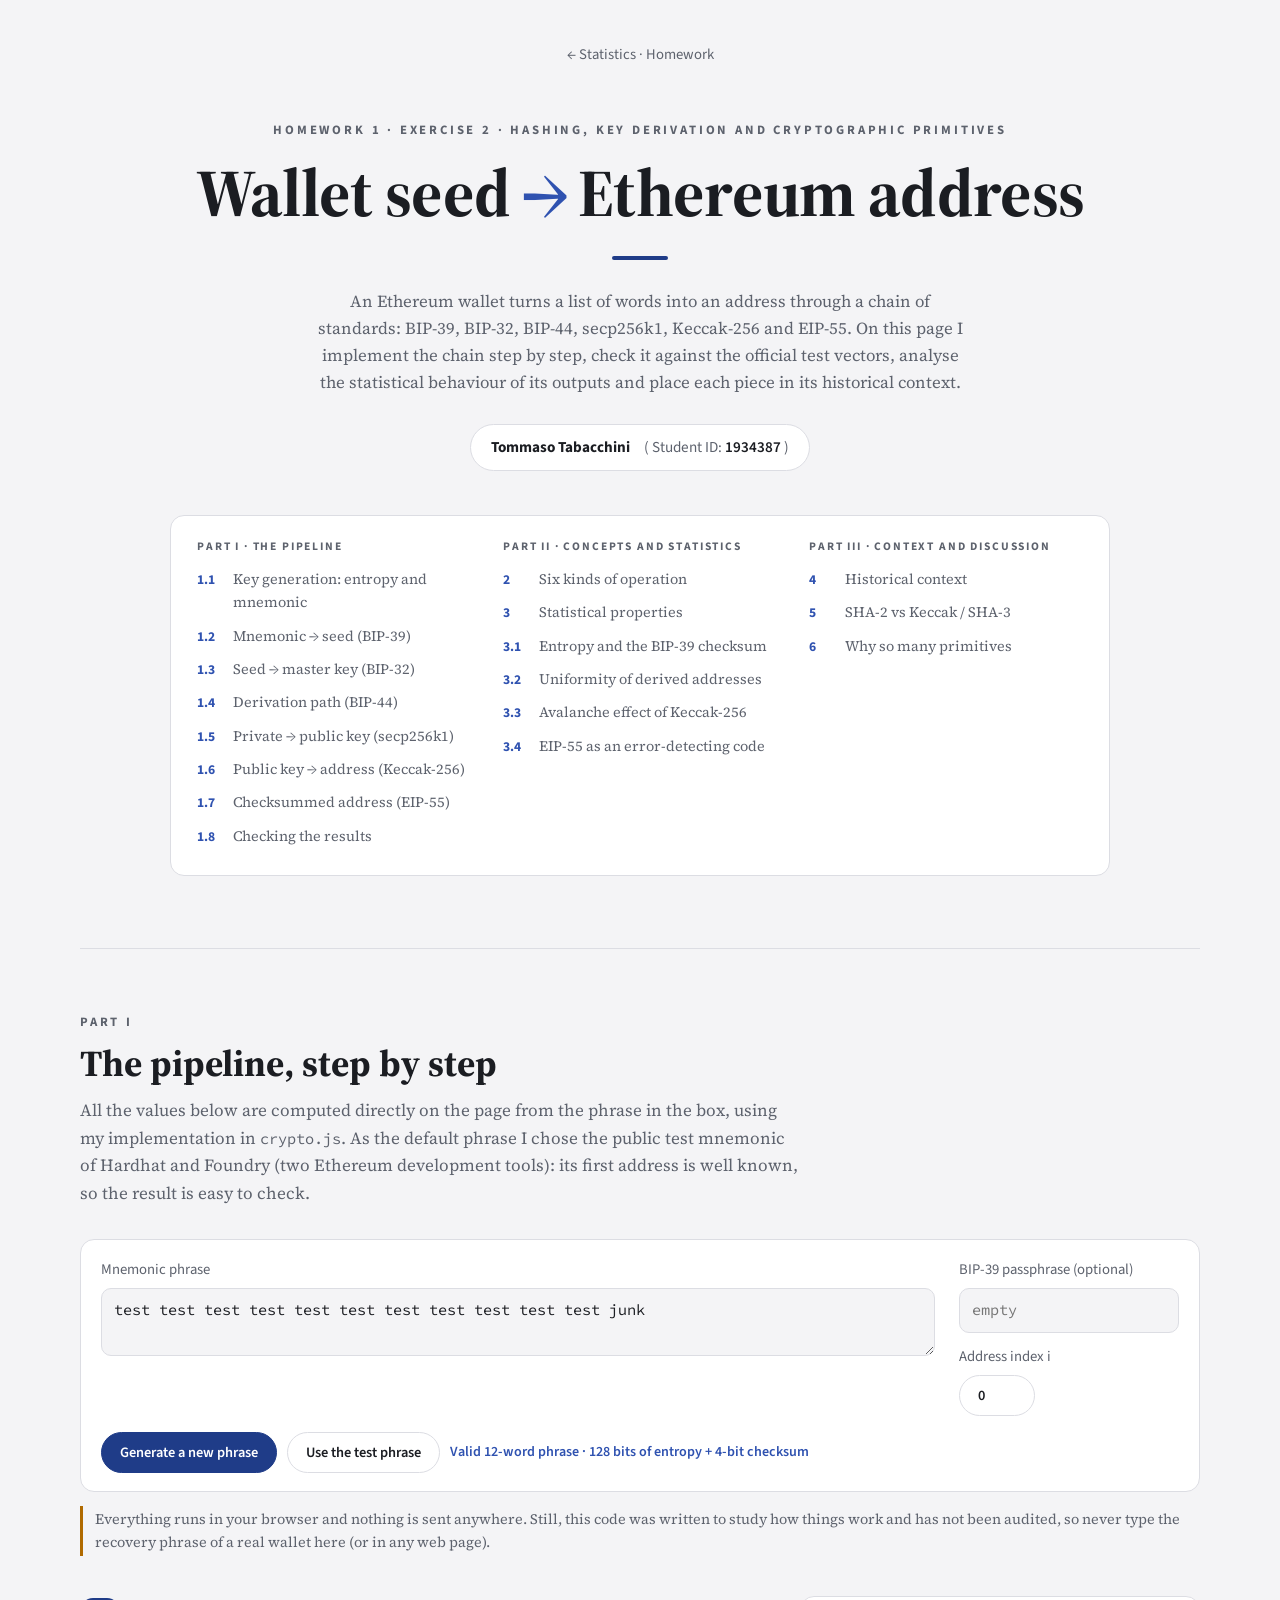
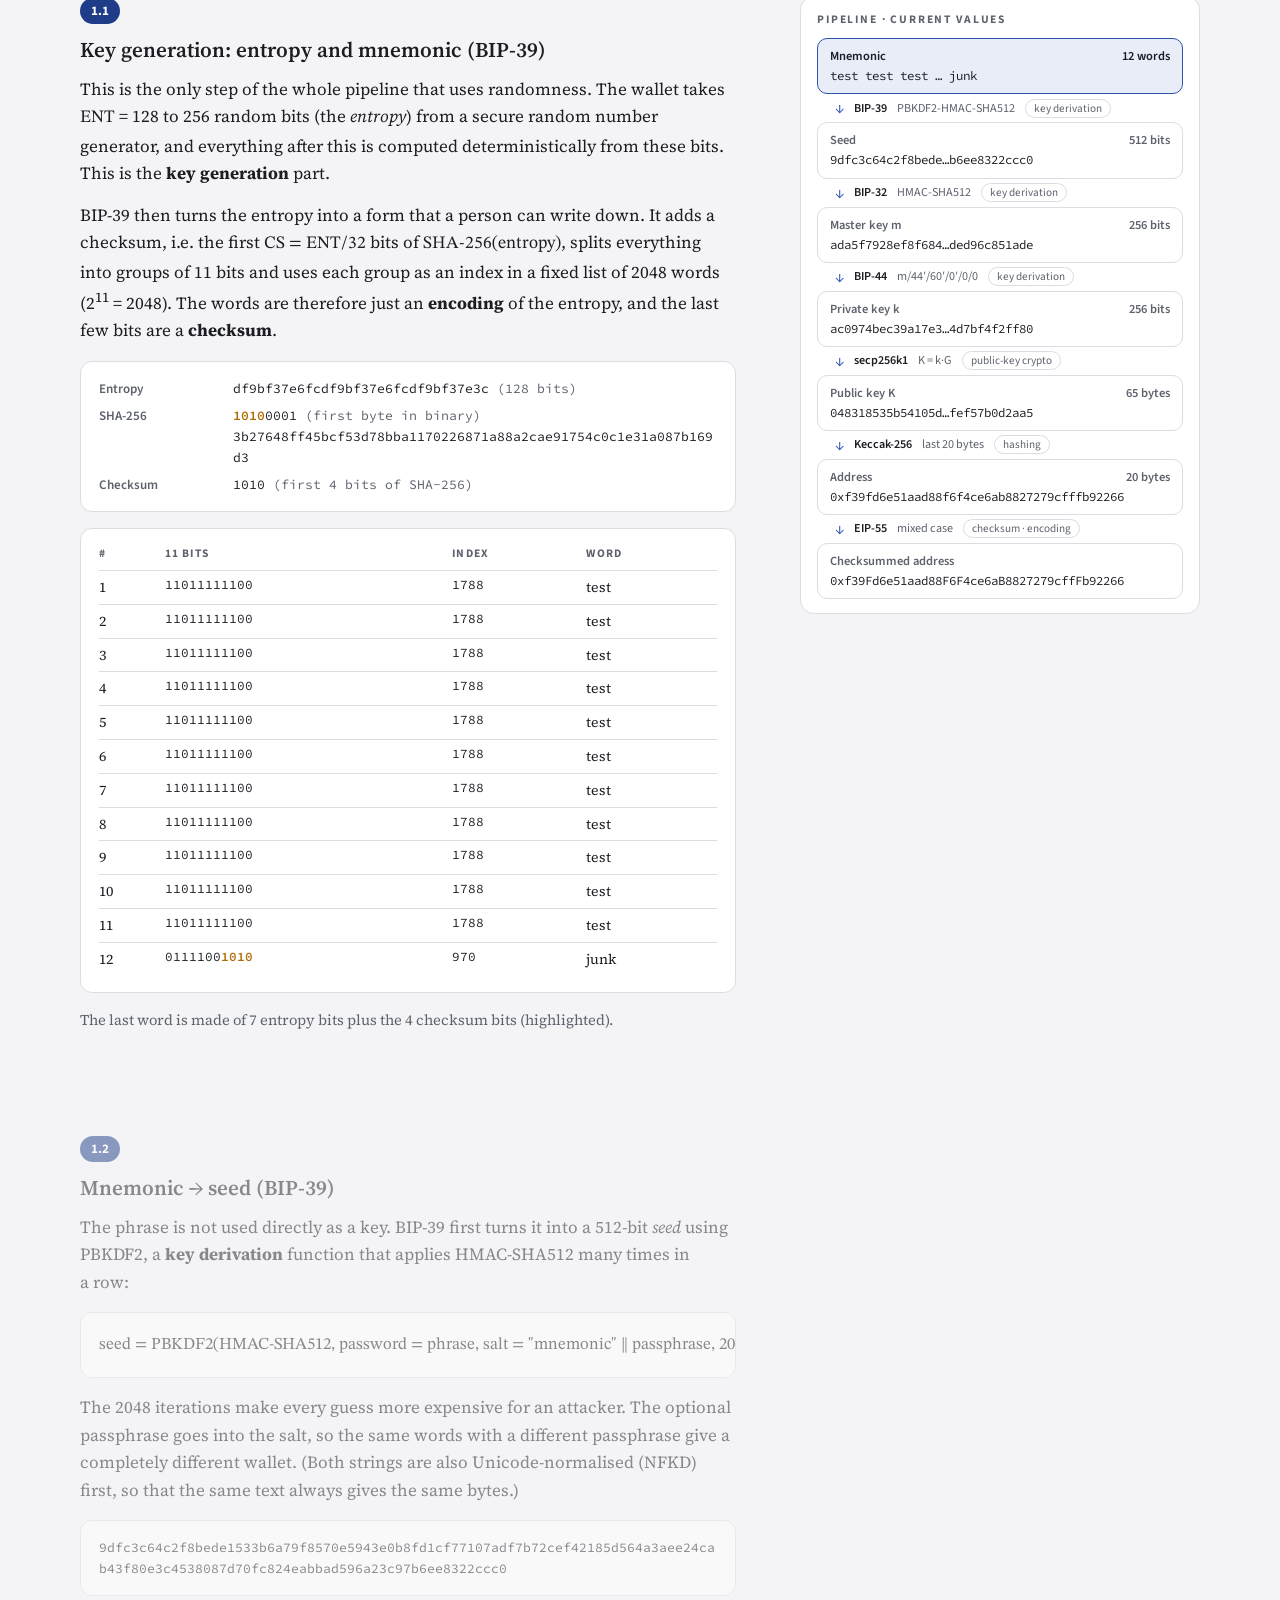
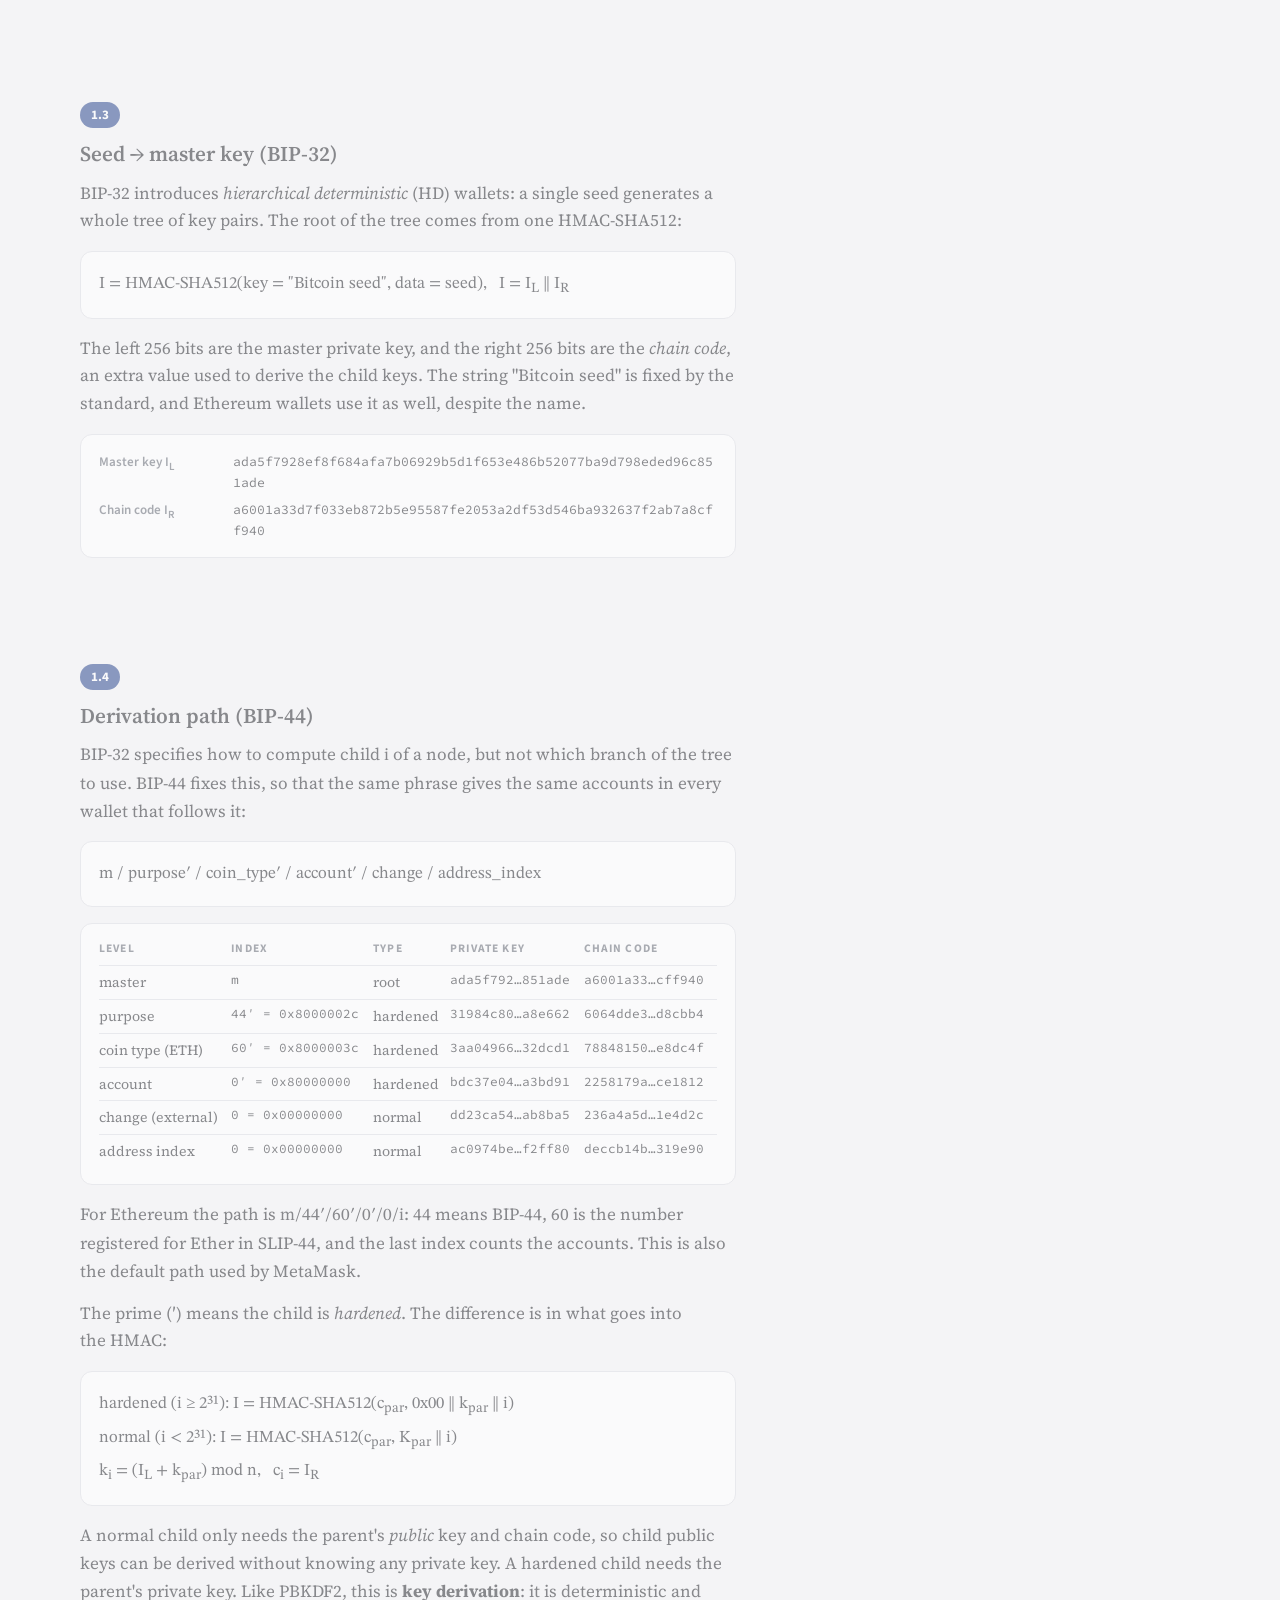
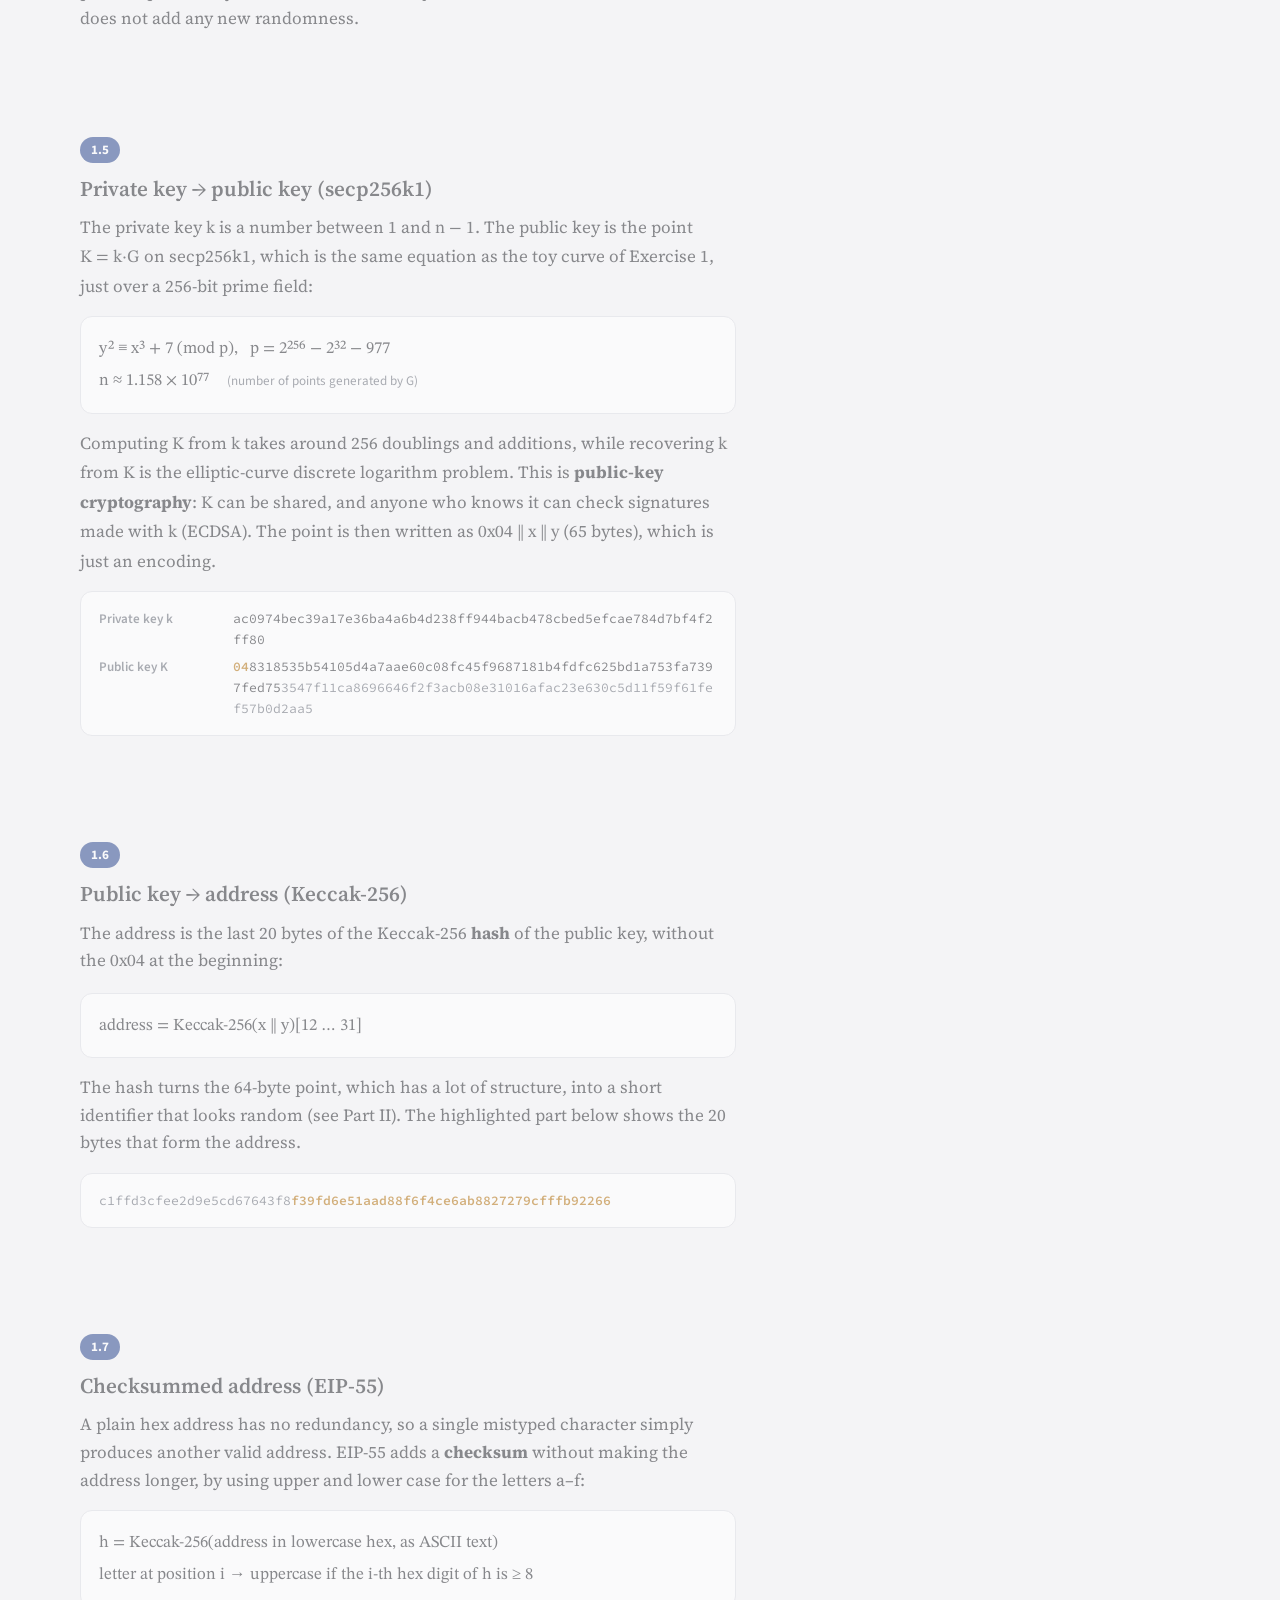
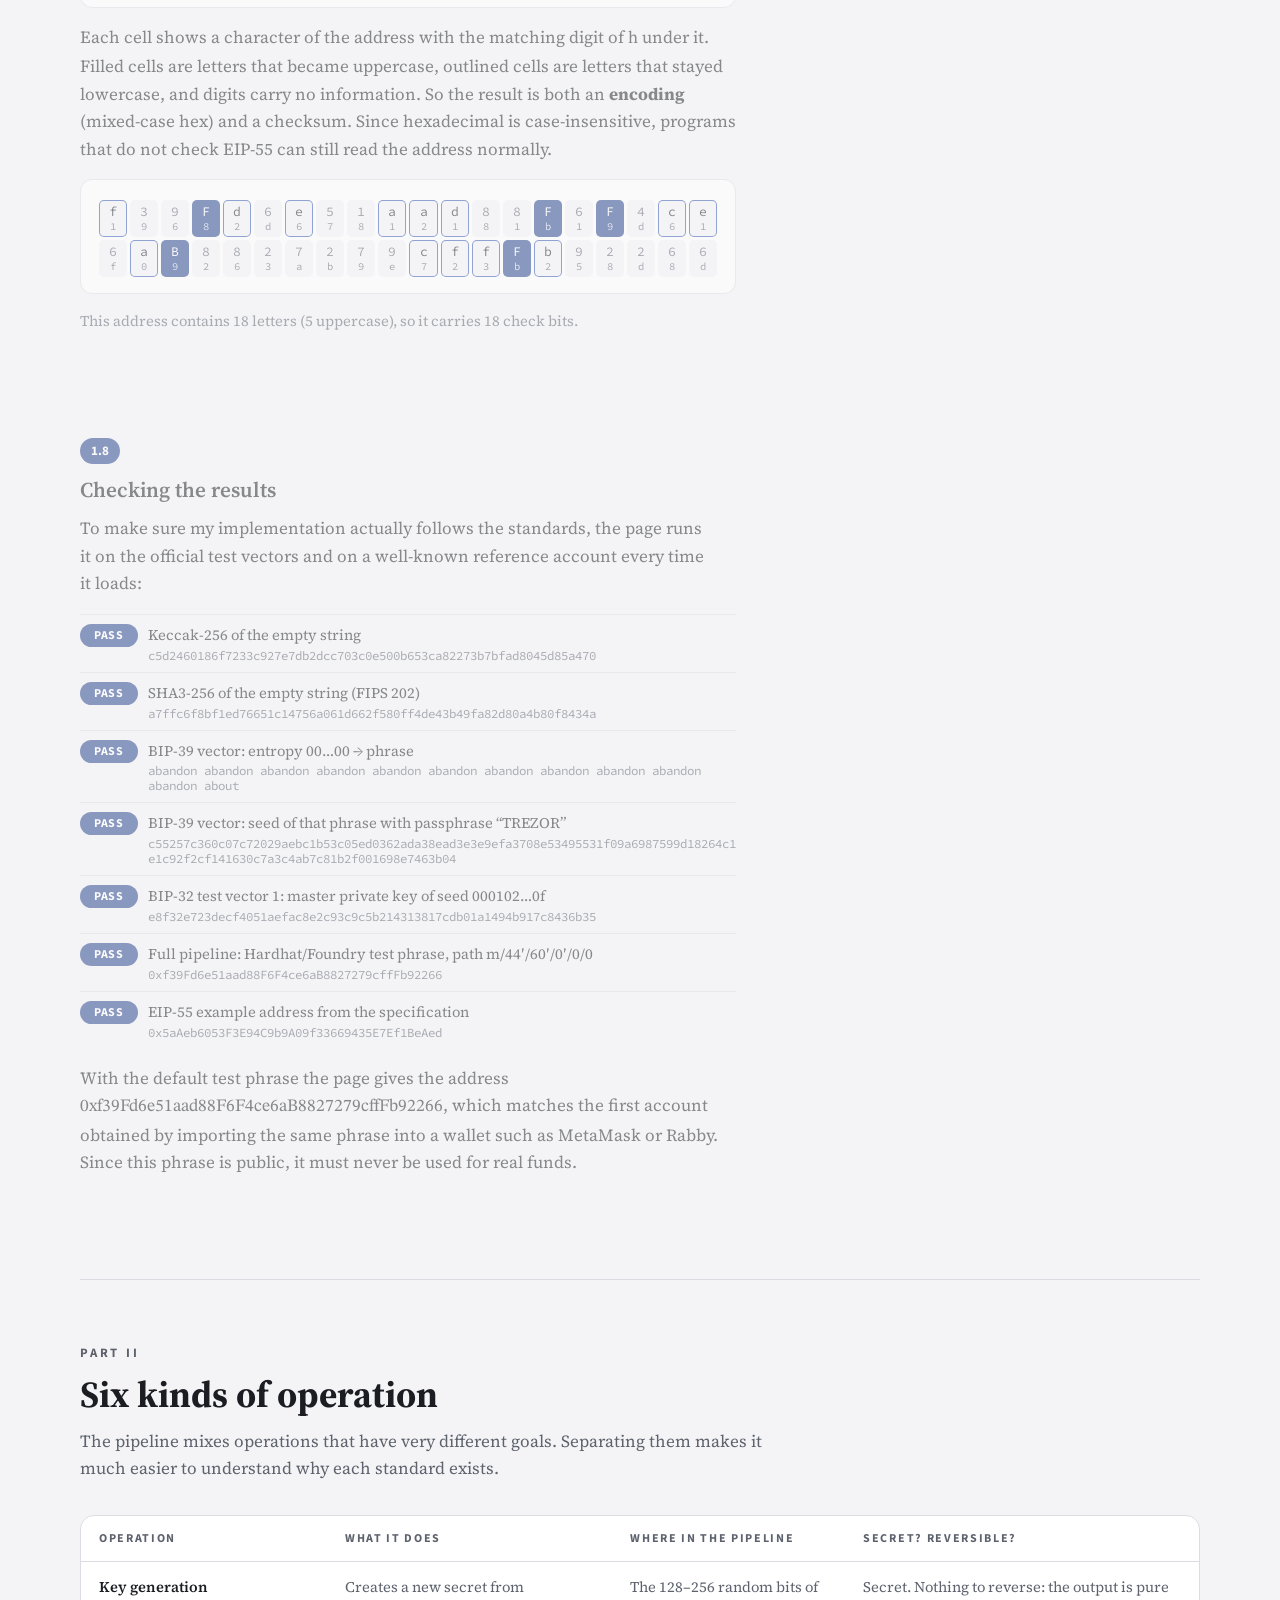
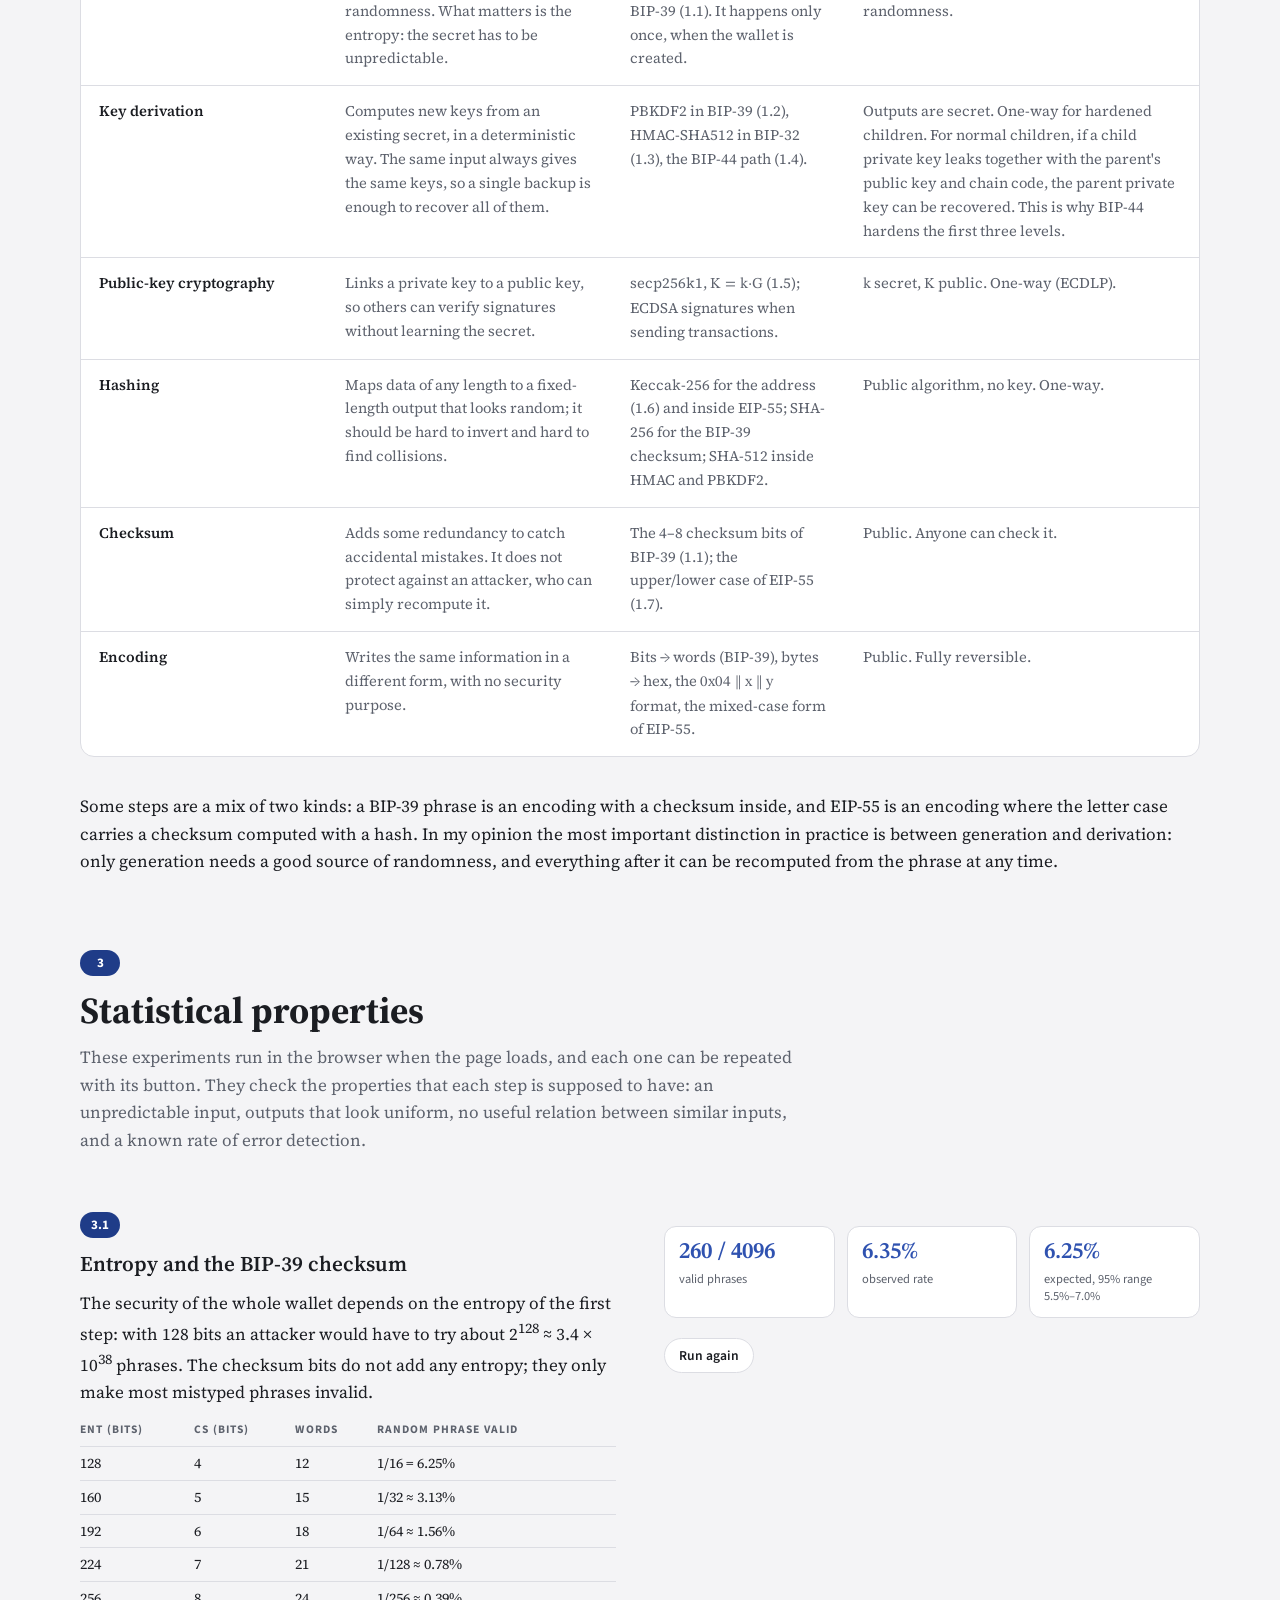
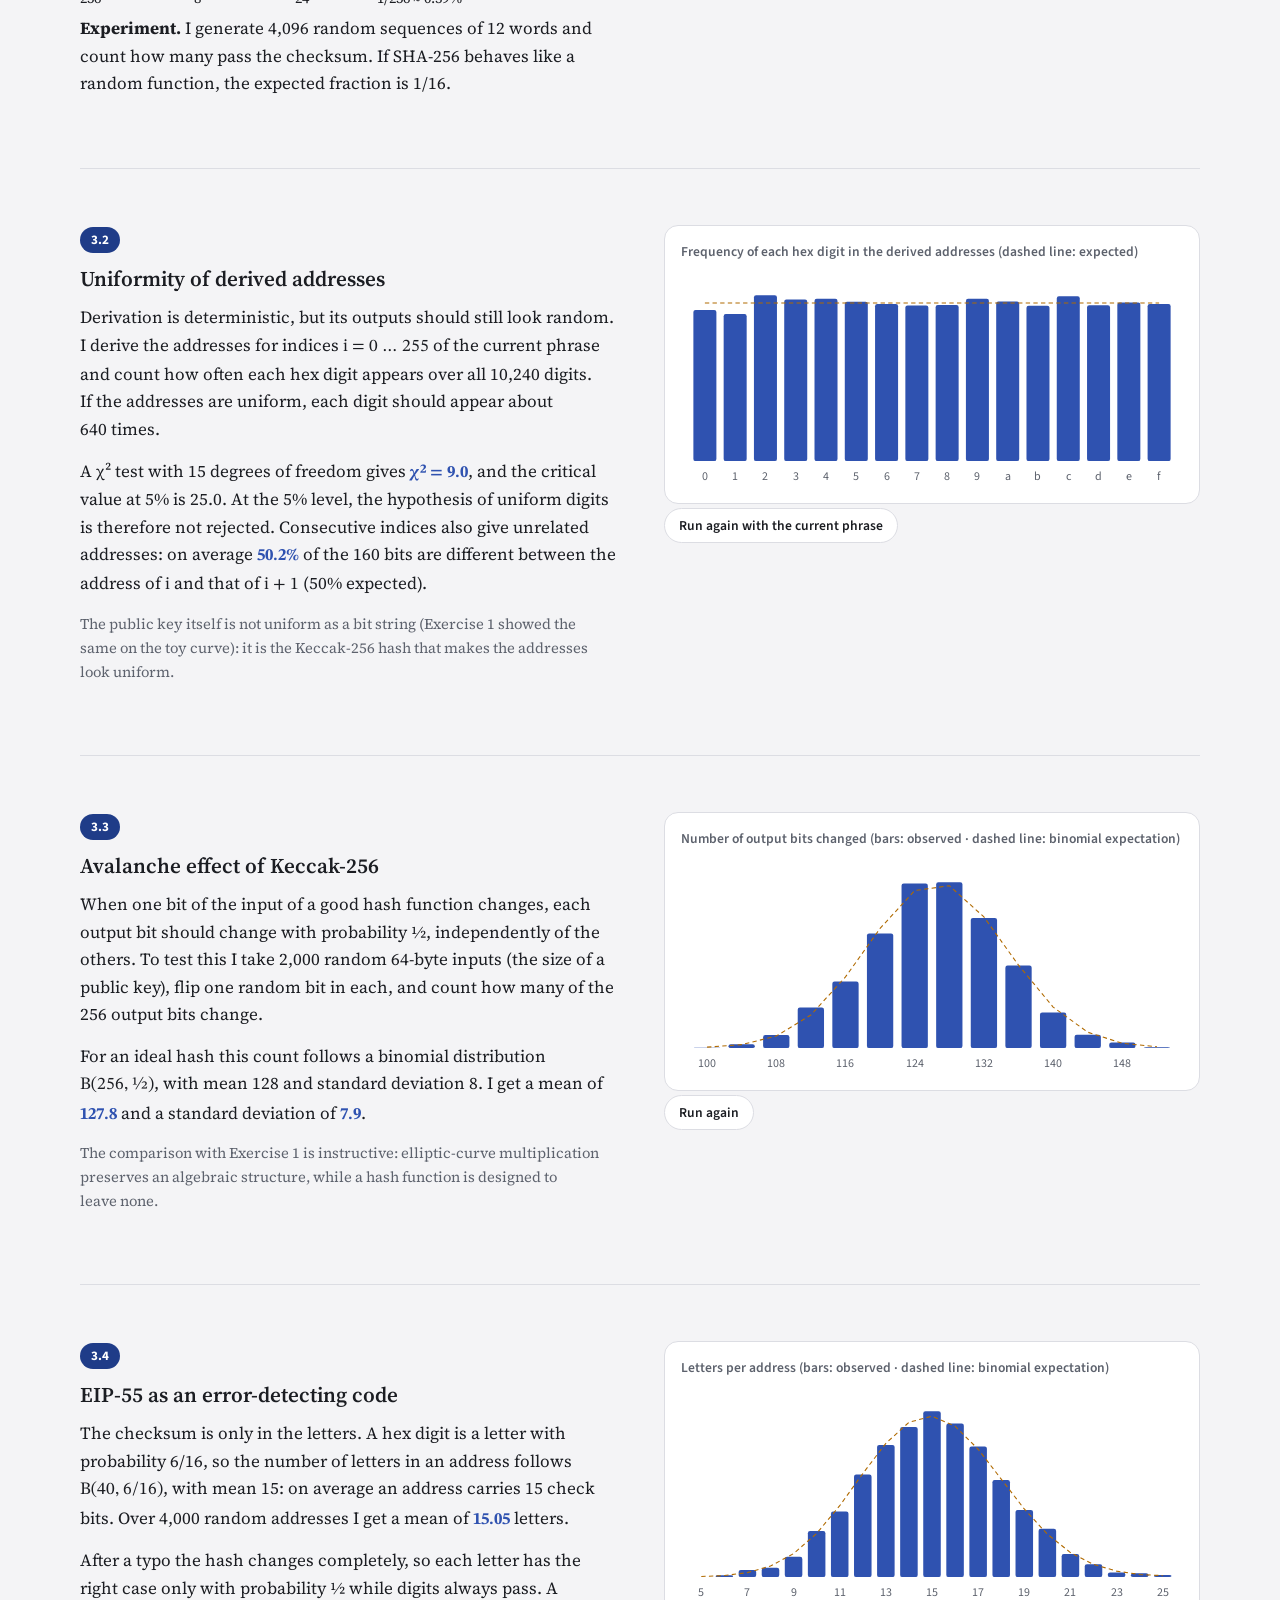
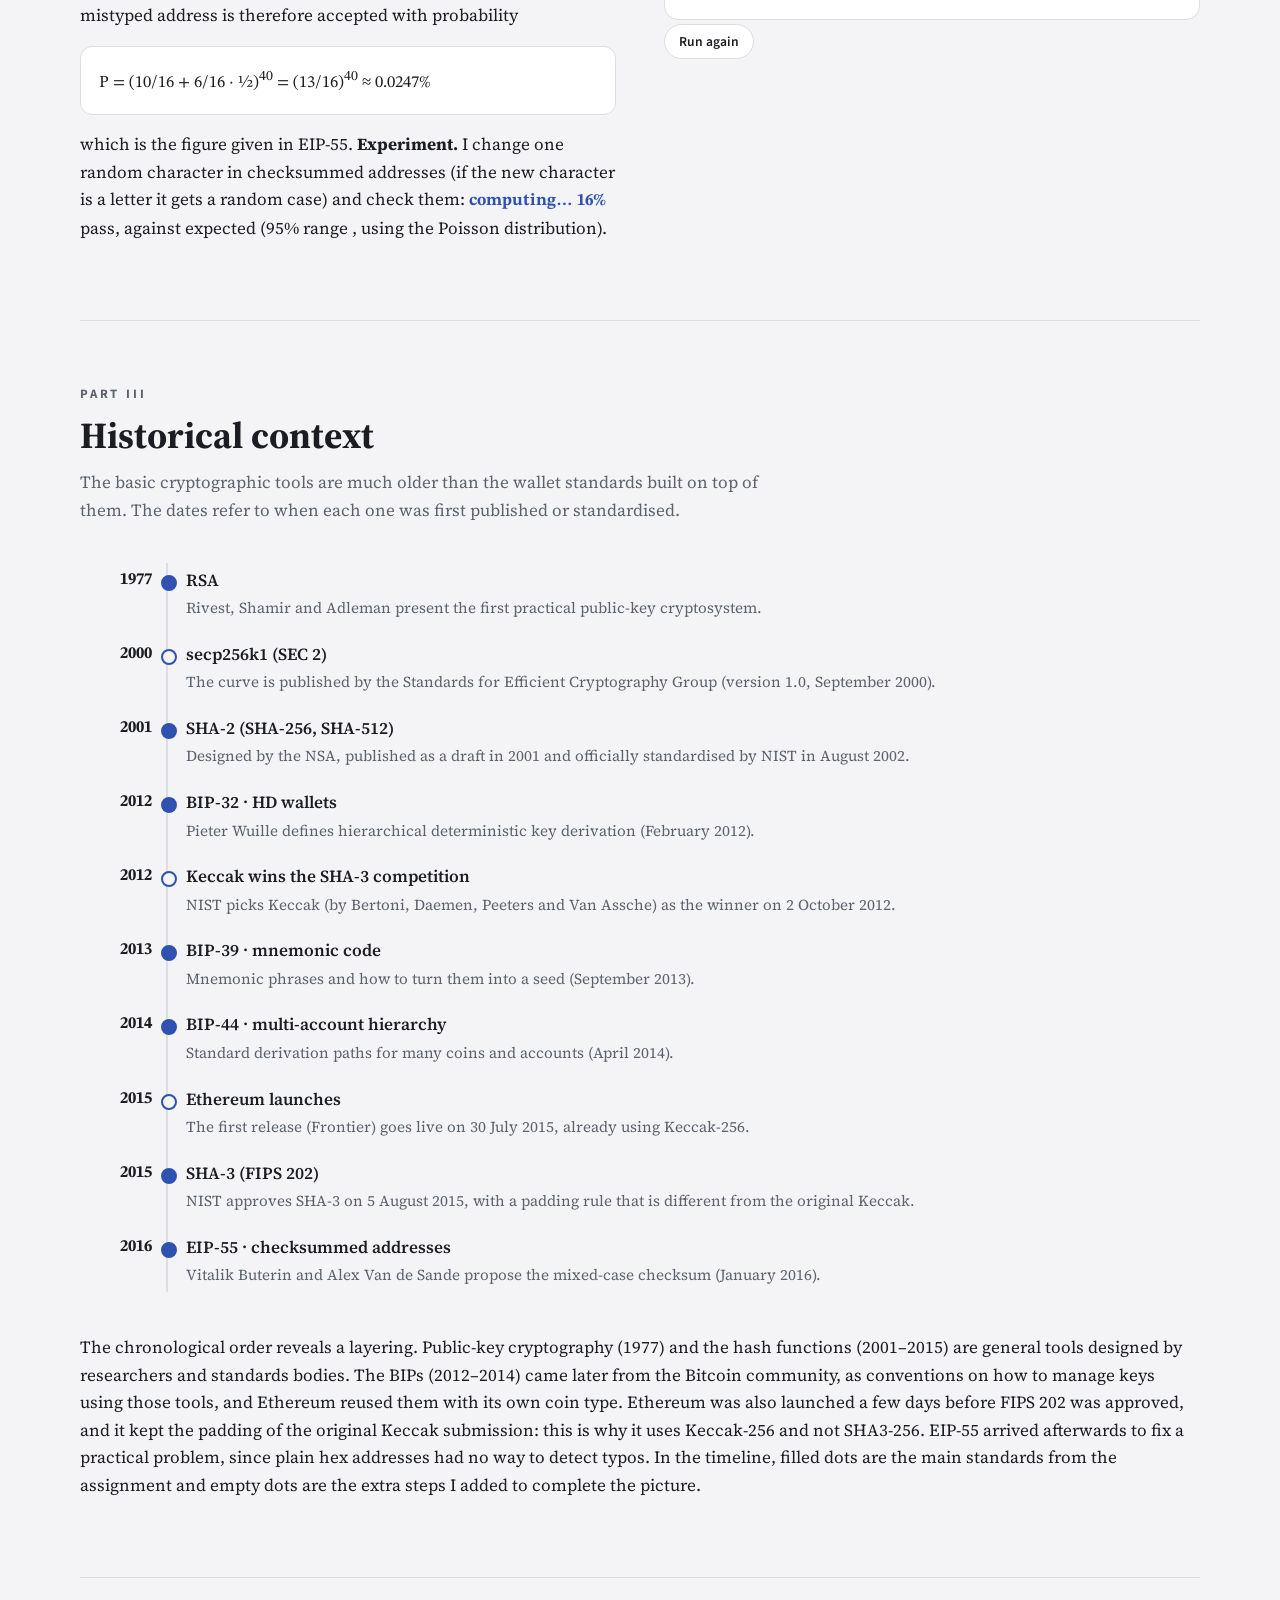
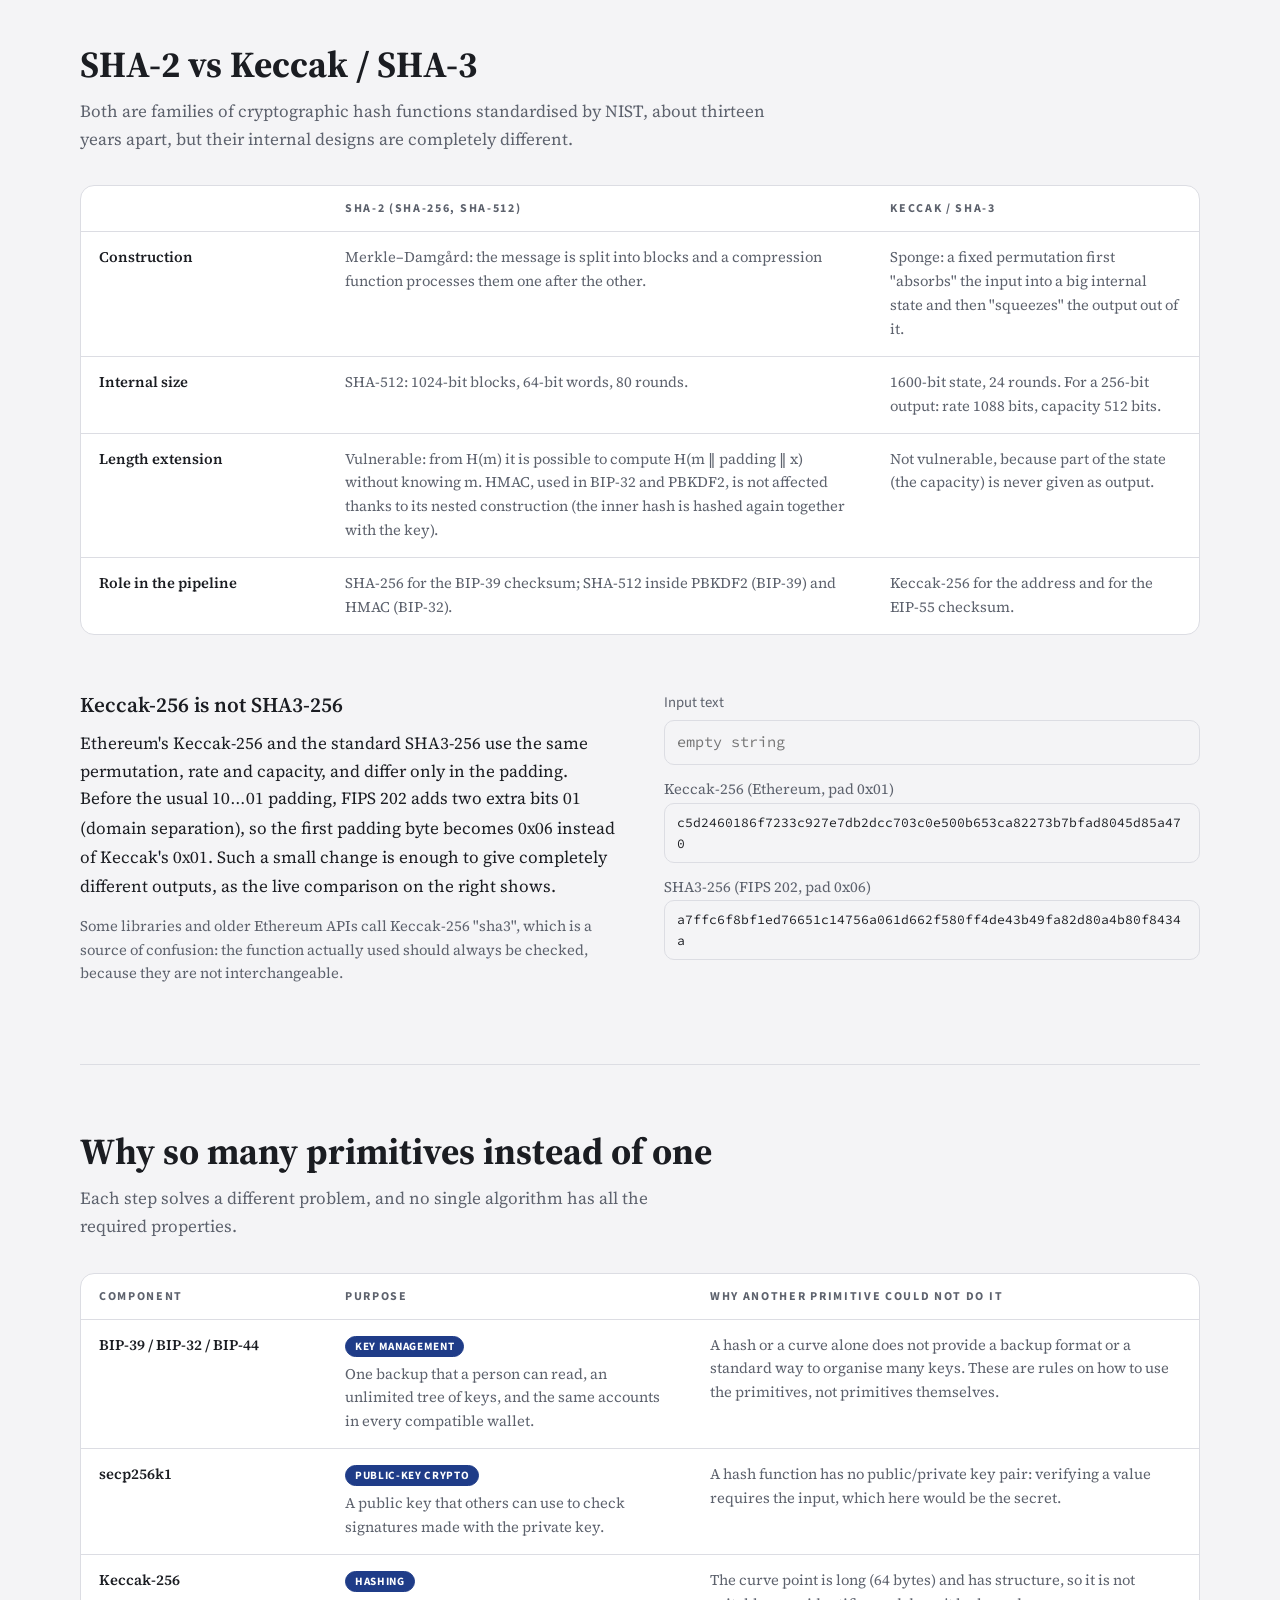
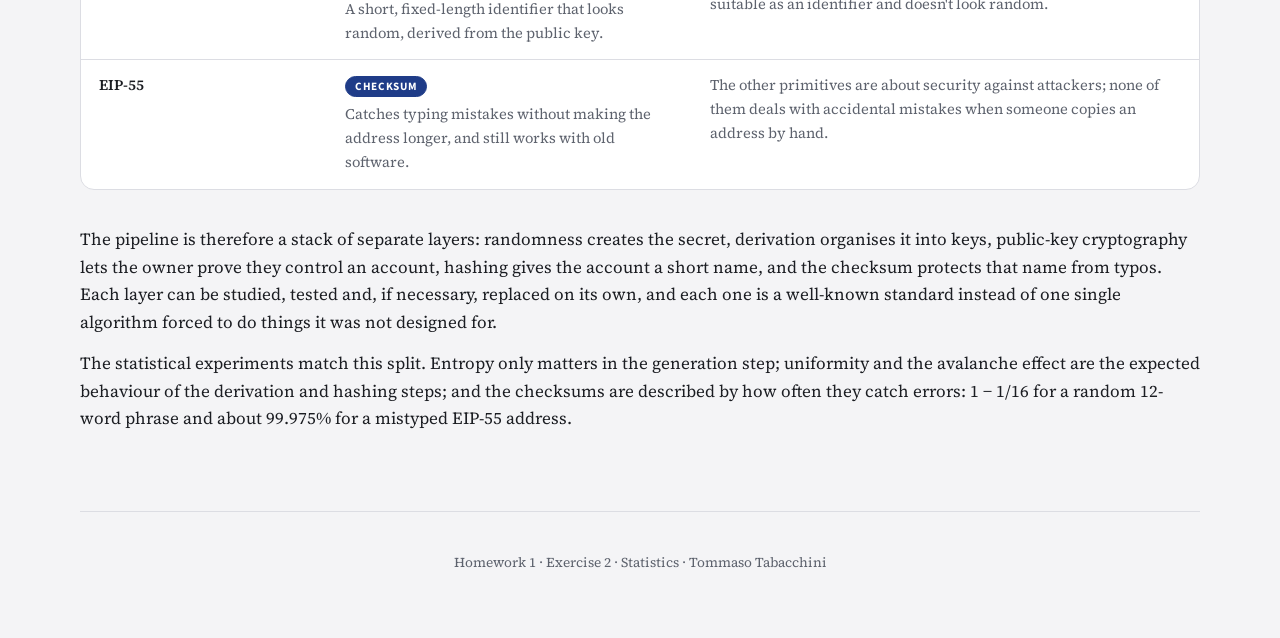
<file: Homework2/hw2.html>
<!doctype html>
<html lang="en">
  <head>
    <meta charset="utf-8" />
    <meta name="viewport" content="width=device-width, initial-scale=1" />
    <meta name="color-scheme" content="dark light" />
    <title>Homework 1 · Exercise 2 · Wallet seed → Ethereum address</title>
    <link rel="preconnect" href="https://fonts.googleapis.com" />
    <link
      rel="stylesheet"
      href="https://fonts.googleapis.com/css2?family=Source+Serif+4:ital,wght@0,400;0,600;0,700;1,400&family=Source+Sans+3:wght@400;600;700&family=STIX+Two+Text:ital,wght@0,400;0,600;0,700;1,400&family=Source+Code+Pro:wght@400;600&display=swap"
    />
    <link rel="stylesheet" href="hw2.css" />
  </head>
  <body>
    <div class="wrap">
      <header>
        <a class="back" href="../index.html">← Statistics · Homework</a>
        <p class="eyebrow">
          Homework 1 · Exercise 2 · Hashing, key derivation and cryptographic
          primitives
        </p>
        <h1>Wallet seed <span>→</span> Ethereum address</h1>
        <div class="rule"></div>
        <p class="lead">
          An Ethereum wallet turns a list of words into an address through a
          chain of standards: BIP-39, BIP-32, BIP-44, secp256k1, Keccak-256 and
          EIP-55. On this page I implement the chain step by step, check it
          against the official test vectors, analyse the statistical behaviour
          of its outputs and place each piece in its historical context.
        </p>
        <div class="student">
          <b>Tommaso Tabacchini</b><span>( Student ID: <i>1934387</i> )</span>
        </div>
        <nav class="toc" id="toc" aria-label="Contents">
          <div>
            <p>Part I · The pipeline</p>
            <a href="#s11"><b>1.1</b>Key generation: entropy and mnemonic</a>
            <a href="#s12"><b>1.2</b>Mnemonic → seed (BIP-39)</a>
            <a href="#s13"><b>1.3</b>Seed → master key (BIP-32)</a>
            <a href="#s14"><b>1.4</b>Derivation path (BIP-44)</a>
            <a href="#s15"><b>1.5</b>Private → public key (secp256k1)</a>
            <a href="#s16"><b>1.6</b>Public key → address (Keccak-256)</a>
            <a href="#s17"><b>1.7</b>Checksummed address (EIP-55)</a>
            <a href="#s18"><b>1.8</b>Checking the results</a>
          </div>
          <div>
            <p>Part II · Concepts and statistics</p>
            <a href="#s2"><b>2</b>Six kinds of operation</a>
            <a href="#s3"><b>3</b>Statistical properties</a>
            <a href="#s31"><b>3.1</b>Entropy and the BIP-39 checksum</a>
            <a href="#s32"><b>3.2</b>Uniformity of derived addresses</a>
            <a href="#s33"><b>3.3</b>Avalanche effect of Keccak-256</a>
            <a href="#s34"><b>3.4</b>EIP-55 as an error-detecting code</a>
          </div>
          <div>
            <p>Part III · Context and discussion</p>
            <a href="#s4"><b>4</b>Historical context</a>
            <a href="#s5"><b>5</b>SHA-2 vs Keccak / SHA-3</a>
            <a href="#s6"><b>6</b>Why so many primitives</a>
          </div>
        </nav>
      </header>
      <a class="totoc" id="totoc" href="#toc">↑ Contents</a>

      <!-- PART 1 -->
      <section class="part" id="s1">
        <p class="eyebrow">Part I</p>
        <h2>The pipeline, step by step</h2>
        <p class="intro">
          All the values below are computed directly on the page from the phrase
          in the box, using my implementation in
          <code>crypto.js</code>. As the default phrase I chose the public test
          mnemonic of Hardhat and Foundry (two Ethereum development tools): its
          first address is well known, so the result is easy to check.
        </p>

        <div class="inputs">
          <label
            >Mnemonic phrase
            <textarea
              id="phrase"
              rows="2"
              spellcheck="false"
              autocomplete="off"
            ></textarea>
          </label>
          <div class="side">
            <label
              >BIP-39 passphrase (optional)
              <input
                id="pass"
                type="text"
                spellcheck="false"
                autocomplete="off"
                placeholder="empty"
              />
            </label>
            <label
              >Address index i
              <input id="idx" type="number" min="0" max="999" value="0" />
            </label>
          </div>
          <div class="ctrl">
            <button class="primary" id="gen">Generate a new phrase</button>
            <button id="reset">Use the test phrase</button>
            <span class="status" id="status" aria-live="polite"></span>
          </div>
        </div>
        <p class="warn">
          Everything runs in your browser and nothing is sent anywhere. Still,
          this code was written to study how things work and has not been
          audited, so never type the recovery phrase of a real wallet here (or
          in any web page).
        </p>

        <div class="lab">
          <aside class="stage">
            <div class="flow" id="flow">
              <h4>Pipeline · current values</h4>
              <div class="node" data-n="mn">
                <small>Mnemonic<span data-v="nwords"></span></small
                ><code data-v="mnShort"></code>
              </div>
              <div class="edge" data-e="mn">
                <b>BIP-39</b> PBKDF2-HMAC-SHA512 <i>key derivation</i>
              </div>
              <div class="node" data-n="seed">
                <small>Seed<span>512 bits</span></small
                ><code data-v="seedShort"></code>
              </div>
              <div class="edge" data-e="seed">
                <b>BIP-32</b> HMAC-SHA512 <i>key derivation</i>
              </div>
              <div class="node" data-n="master">
                <small>Master key m<span>256 bits</span></small
                ><code data-v="masterShort"></code>
              </div>
              <div class="edge" data-e="master">
                <b>BIP-44</b> <span data-v="path"></span> <i>key derivation</i>
              </div>
              <div class="node" data-n="priv">
                <small>Private key k<span>256 bits</span></small
                ><code data-v="privShort"></code>
              </div>
              <div class="edge" data-e="priv">
                <b>secp256k1</b> K = k·G <i>public-key crypto</i>
              </div>
              <div class="node" data-n="pub">
                <small>Public key K<span>65 bytes</span></small
                ><code data-v="pubShort"></code>
              </div>
              <div class="edge" data-e="pub">
                <b>Keccak-256</b> last 20 bytes <i>hashing</i>
              </div>
              <div class="node" data-n="addr">
                <small>Address<span>20 bytes</span></small
                ><code data-v="addrLower"></code>
              </div>
              <div class="edge" data-e="addr">
                <b>EIP-55</b> mixed case <i>checksum · encoding</i>
              </div>
              <div class="node" data-n="cs">
                <small>Checksummed address</small
                ><code data-v="checksummed"></code>
              </div>
            </div>
          </aside>

          <div class="steps" id="steps">
            <article class="step" id="s11" data-n="mn">
              <span class="num">1.1</span>
              <h3>Key generation: entropy and mnemonic (BIP-39)</h3>
              <p>
                This is the only step of the whole pipeline that uses
                randomness. The wallet takes
                <span class="m">ENT</span> = 128 to 256 random bits (the
                <em>entropy</em>) from a secure random number generator, and
                everything after this is computed deterministically from these
                bits. This is the <strong>key generation</strong> part.
              </p>
              <p>
                BIP-39 then turns the entropy into a form that a person can
                write down. It adds a checksum, i.e. the first
                <span class="m">CS = ENT/32</span> bits of
                <span class="m">SHA-256(entropy)</span>, splits everything into
                groups of 11 bits and uses each group as an index in a fixed
                list of 2048 words (2<sup>11</sup> = 2048). The words are
                therefore just an <strong>encoding</strong> of the entropy, and
                the last few bits are a <strong>checksum</strong>.
              </p>
              <div class="box">
                <dl class="kv">
                  <dt>Entropy</dt>
                  <dd class="hex" data-v="entropy"></dd>
                  <dt>SHA-256</dt>
                  <dd class="hex" data-v="entHash"></dd>
                  <dt>Checksum</dt>
                  <dd class="hex" data-v="checksum"></dd>
                </dl>
              </div>
              <div class="box tw2"><table class="tbl" id="bits"></table></div>
              <p class="note" id="bitsNote"></p>
            </article>

            <article class="step" id="s12" data-n="seed">
              <span class="num">1.2</span>
              <h3>Mnemonic → seed (BIP-39)</h3>
              <p>
                The phrase is not used directly as a key. BIP-39 first turns it
                into a 512-bit <em>seed</em> using PBKDF2, a
                <strong>key derivation</strong> function that applies
                HMAC-SHA512 many times in a row:
              </p>
              <div class="box formula">
                seed = PBKDF2(HMAC-SHA512, password = phrase, salt = "mnemonic"
                ‖ passphrase, 2048, 512 bits)
              </div>
              <p>
                The 2048 iterations make every guess more expensive for an
                attacker. The optional passphrase goes into the salt, so the
                same words with a different passphrase give a completely
                different wallet. (Both strings are also Unicode-normalised
                (NFKD) first, so that the same text always gives the same
                bytes.)
              </p>
              <div class="box hex" data-v="seed"></div>
            </article>

            <article class="step" id="s13" data-n="master">
              <span class="num">1.3</span>
              <h3>Seed → master key (BIP-32)</h3>
              <p>
                BIP-32 introduces <em>hierarchical deterministic</em> (HD)
                wallets: a single seed generates a whole tree of key pairs. The
                root of the tree comes from one HMAC-SHA512:
              </p>
              <div class="box formula">
                I = HMAC-SHA512(key = "Bitcoin seed", data = seed),&nbsp;&nbsp;
                I = I<sub>L</sub> ‖ I<sub>R</sub>
              </div>
              <p>
                The left 256 bits are the master private key, and the right 256
                bits are the <em>chain code</em>, an extra value used to derive
                the child keys. The string "Bitcoin seed" is fixed by the
                standard, and Ethereum wallets use it as well, despite the name.
              </p>
              <div class="box">
                <dl class="kv">
                  <dt>Master key I<sub>L</sub></dt>
                  <dd class="hex" data-v="masterK"></dd>
                  <dt>Chain code I<sub>R</sub></dt>
                  <dd class="hex" data-v="masterC"></dd>
                </dl>
              </div>
            </article>

            <article class="step" id="s14" data-n="priv">
              <span class="num">1.4</span>
              <h3>Derivation path (BIP-44)</h3>
              <p>
                BIP-32 specifies how to compute child
                <span class="m">i</span> of a node, but not which branch of the
                tree to use. BIP-44 fixes this, so that the same phrase gives
                the same accounts in every wallet that follows it:
              </p>
              <div class="box formula">
                m / purpose′ / coin_type′ / account′ / change / address_index
              </div>
              <div class="box tw2"><table class="tbl" id="path"></table></div>
              <p>
                For Ethereum the path is
                <span class="m">m/44′/60′/0′/0/i</span>: 44 means BIP-44, 60 is
                the number registered for Ether in SLIP-44, and the last index
                counts the accounts. This is also the default path used by
                MetaMask.
              </p>
              <p>
                The prime (′) means the child is <em>hardened</em>. The
                difference is in what goes into the HMAC:
              </p>
              <div class="box formula">
                hardened (i ≥ 2³¹): I = HMAC-SHA512(c<sub>par</sub>, 0x00 ‖
                k<sub>par</sub> ‖ i)<br />
                normal (i &lt; 2³¹): I = HMAC-SHA512(c<sub>par</sub>, K<sub
                  >par</sub
                >
                ‖ i)<br />
                k<sub>i</sub> = (I<sub>L</sub> + k<sub>par</sub>) mod
                n,&nbsp;&nbsp; c<sub>i</sub> = I<sub>R</sub>
              </div>
              <p>
                A normal child only needs the parent's <em>public</em> key and
                chain code, so child public keys can be derived without knowing
                any private key. A hardened child needs the parent's private
                key. Like PBKDF2, this is <strong>key derivation</strong>: it is
                deterministic and does not add any new randomness.
              </p>
            </article>

            <article class="step" id="s15" data-n="pub">
              <span class="num">1.5</span>
              <h3>Private key → public key (secp256k1)</h3>
              <p>
                The private key <span class="m">k</span> is a number between 1
                and <span class="m">n − 1</span>. The public key is the point
                <span class="m">K = k·G</span> on secp256k1, which is the same
                equation as the toy curve of Exercise 1, just over a 256-bit
                prime field:
              </p>
              <div class="box formula">
                y² ≡ x³ + 7 (mod p),&nbsp;&nbsp; p = 2²⁵⁶ − 2³² − 977<br />
                n ≈ 1.158 × 10⁷⁷
                <small>(number of points generated by G)</small>
              </div>
              <p>
                Computing <span class="m">K</span> from
                <span class="m">k</span> takes around 256 doublings and
                additions, while recovering <span class="m">k</span> from
                <span class="m">K</span> is the elliptic-curve discrete
                logarithm problem. This is
                <strong>public-key cryptography</strong>:
                <span class="m">K</span> can be shared, and anyone who knows it
                can check signatures made with <span class="m">k</span> (ECDSA).
                The point is then written as
                <span class="m">0x04 ‖ x ‖ y</span> (65 bytes), which is just an
                encoding.
              </p>
              <div class="box">
                <dl class="kv">
                  <dt>Private key k</dt>
                  <dd class="hex" data-v="priv"></dd>
                  <dt>Public key K</dt>
                  <dd class="hex" data-v="pub"></dd>
                </dl>
              </div>
            </article>

            <article class="step" id="s16" data-n="addr">
              <span class="num">1.6</span>
              <h3>Public key → address (Keccak-256)</h3>
              <p>
                The address is the last 20 bytes of the Keccak-256
                <strong>hash</strong> of the public key, without the
                <span class="m">0x04</span> at the beginning:
              </p>
              <div class="box formula">
                address = Keccak-256(x ‖ y)[12 … 31]
              </div>
              <p>
                The hash turns the 64-byte point, which has a lot of structure,
                into a short identifier that looks random (see Part II). The
                highlighted part below shows the 20 bytes that form the address.
              </p>
              <div class="box hex" data-v="keccak"></div>
            </article>

            <article class="step" id="s17" data-n="cs">
              <span class="num">1.7</span>
              <h3>Checksummed address (EIP-55)</h3>
              <p>
                A plain hex address has no redundancy, so a single mistyped
                character simply produces another valid address. EIP-55 adds a
                <strong>checksum</strong> without making the address longer, by
                using upper and lower case for the letters a–f:
              </p>
              <div class="box formula">
                h = Keccak-256(address in lowercase hex, as ASCII text)<br />
                letter at position i → uppercase if the i-th hex digit of h is ≥
                8
              </div>
              <p>
                Each cell shows a character of the address with the matching
                digit of <span class="m">h</span> under it. Filled cells are
                letters that became uppercase, outlined cells are letters that
                stayed lowercase, and digits carry no information. So the result
                is both an <strong>encoding</strong> (mixed-case hex) and a
                checksum. Since hexadecimal is case-insensitive, programs that
                do not check EIP-55 can still read the address normally.
              </p>
              <div class="box"><div class="eip" id="eip"></div></div>
              <p class="note" id="eipNote"></p>
            </article>

            <article class="step" id="s18" data-n="all">
              <span class="num">1.8</span>
              <h3>Checking the results</h3>
              <p>
                To make sure my implementation actually follows the standards,
                the page runs it on the official test vectors and on a
                well-known reference account every time it loads:
              </p>
              <ul class="tests" id="tests"></ul>
              <p>
                With the default test phrase the page gives the address
                <span class="m">0xf39Fd6e51aad88F6F4ce6aB8827279cffFb92266</span
                >, which matches the first account obtained by importing the
                same phrase into a wallet such as MetaMask or Rabby. Since this
                phrase is public, it must never be used for real funds.
              </p>
            </article>
          </div>
        </div>
      </section>

      <!-- PART 2 -->
      <section class="part" id="s2">
        <p class="eyebrow">Part II</p>
        <h2>Six kinds of operation</h2>
        <p class="intro">
          The pipeline mixes operations that have very different goals.
          Separating them makes it much easier to understand why each standard
          exists.
        </p>
        <div class="tw">
          <table class="disc">
            <thead>
              <tr>
                <th>Operation</th>
                <th>What it does</th>
                <th>Where in the pipeline</th>
                <th>Secret? Reversible?</th>
              </tr>
            </thead>
            <tbody>
              <tr>
                <td>Key generation</td>
                <td>
                  Creates a new secret from randomness. What matters is the
                  entropy: the secret has to be unpredictable.
                </td>
                <td>
                  The 128–256 random bits of BIP-39 (1.1). It happens only once,
                  when the wallet is created.
                </td>
                <td>
                  Secret. Nothing to reverse: the output is pure randomness.
                </td>
              </tr>
              <tr>
                <td>Key derivation</td>
                <td>
                  Computes new keys from an existing secret, in a deterministic
                  way. The same input always gives the same keys, so a single
                  backup is enough to recover all of them.
                </td>
                <td>
                  PBKDF2 in BIP-39 (1.2), HMAC-SHA512 in BIP-32 (1.3), the
                  BIP-44 path (1.4).
                </td>
                <td>
                  Outputs are secret. One-way for hardened children. For normal
                  children, if a child private key leaks together with the
                  parent's public key and chain code, the parent private key can
                  be recovered. This is why BIP-44 hardens the first three
                  levels.
                </td>
              </tr>
              <tr>
                <td>Public-key cryptography</td>
                <td>
                  Links a private key to a public key, so others can verify
                  signatures without learning the secret.
                </td>
                <td>
                  secp256k1, <span class="m">K = k·G</span> (1.5); ECDSA
                  signatures when sending transactions.
                </td>
                <td>
                  <span class="m">k</span> secret,
                  <span class="m">K</span> public. One-way (ECDLP).
                </td>
              </tr>
              <tr>
                <td>Hashing</td>
                <td>
                  Maps data of any length to a fixed-length output that looks
                  random; it should be hard to invert and hard to find
                  collisions.
                </td>
                <td>
                  Keccak-256 for the address (1.6) and inside EIP-55; SHA-256
                  for the BIP-39 checksum; SHA-512 inside HMAC and PBKDF2.
                </td>
                <td>Public algorithm, no key. One-way.</td>
              </tr>
              <tr>
                <td>Checksum</td>
                <td>
                  Adds some redundancy to catch accidental mistakes. It does not
                  protect against an attacker, who can simply recompute it.
                </td>
                <td>
                  The 4–8 checksum bits of BIP-39 (1.1); the upper/lower case of
                  EIP-55 (1.7).
                </td>
                <td>Public. Anyone can check it.</td>
              </tr>
              <tr>
                <td>Encoding</td>
                <td>
                  Writes the same information in a different form, with no
                  security purpose.
                </td>
                <td>
                  Bits → words (BIP-39), bytes → hex, the
                  <span class="m">0x04 ‖ x ‖ y</span> format, the mixed-case
                  form of EIP-55.
                </td>
                <td>Public. Fully reversible.</td>
              </tr>
            </tbody>
          </table>
        </div>
        <p class="concl">
          Some steps are a mix of two kinds: a BIP-39 phrase is an encoding with
          a checksum inside, and EIP-55 is an encoding where the letter case
          carries a checksum computed with a hash. In my opinion the most
          important distinction in practice is between generation and
          derivation: only generation needs a good source of randomness, and
          everything after it can be recomputed from the phrase at any time.
        </p>

        <!-- stat -->
        <div class="anchor" id="s3" style="margin-top: 72px">
          <span class="num">3</span>
          <h2>Statistical properties</h2>
        </div>
        <p class="intro">
          These experiments run in the browser when the page loads, and each one
          can be repeated with its button. They check the properties that each
          step is supposed to have: an unpredictable input, outputs that look
          uniform, no useful relation between similar inputs, and a known rate
          of error detection.
        </p>

        <div class="find" id="s31">
          <div>
            <span class="num">3.1</span>
            <h3>Entropy and the BIP-39 checksum</h3>
            <p>
              The security of the whole wallet depends on the entropy of the
              first step: with 128 bits an attacker would have to try about
              2<sup>128</sup> ≈ 3.4 × 10<sup>38</sup> phrases. The checksum bits
              do not add any entropy; they only make most mistyped phrases
              invalid.
            </p>
            <div class="tw2">
              <table class="tbl">
                <thead>
                  <tr>
                    <th>ENT (bits)</th>
                    <th>CS (bits)</th>
                    <th>Words</th>
                    <th>Random phrase valid</th>
                  </tr>
                </thead>
                <tbody>
                  <tr>
                    <td>128</td>
                    <td>4</td>
                    <td>12</td>
                    <td>1/16 = 6.25%</td>
                  </tr>
                  <tr>
                    <td>160</td>
                    <td>5</td>
                    <td>15</td>
                    <td>1/32 ≈ 3.13%</td>
                  </tr>
                  <tr>
                    <td>192</td>
                    <td>6</td>
                    <td>18</td>
                    <td>1/64 ≈ 1.56%</td>
                  </tr>
                  <tr>
                    <td>224</td>
                    <td>7</td>
                    <td>21</td>
                    <td>1/128 ≈ 0.78%</td>
                  </tr>
                  <tr>
                    <td>256</td>
                    <td>8</td>
                    <td>24</td>
                    <td>1/256 ≈ 0.39%</td>
                  </tr>
                </tbody>
              </table>
            </div>
            <p>
              <strong>Experiment.</strong> I generate
              <span data-s="n31"></span> random sequences of 12 words and count
              how many pass the checksum. If SHA-256 behaves like a random
              function, the expected fraction is 1/16.
            </p>
          </div>
          <div>
            <div class="stat">
              <div><b data-s="valid31"></b><small>valid phrases</small></div>
              <div><b data-s="rate31"></b><small>observed rate</small></div>
              <div>
                <b>6.25%</b
                ><small>expected, 95% range <span data-s="ci31"></span></small>
              </div>
            </div>
            <button class="run" data-run="31">Run again</button>
          </div>
        </div>

        <div class="find" id="s32">
          <div>
            <span class="num">3.2</span>
            <h3>Uniformity of derived addresses</h3>
            <p>
              Derivation is deterministic, but its outputs should still look
              random. I derive the addresses for indices
              <span class="m">i = 0 … <span data-s="n32m"></span></span> of the
              current phrase and count how often each hex digit appears over all
              <span data-s="d32"></span> digits. If the addresses are uniform,
              each digit should appear about <span data-s="e32"></span> times.
            </p>
            <p>
              A χ² test with 15 degrees of freedom gives
              <span class="v">χ² = <span data-s="chi32"></span></span>, and the
              critical value at 5% is 25.0.
              <span data-s="verdict32"></span> Consecutive indices also give
              unrelated addresses: on average
              <span class="v" data-s="ham32"></span> of the 160 bits are
              different between the address of <span class="m">i</span> and that
              of <span class="m">i + 1</span> (50% expected).
            </p>
            <p class="note">
              The public key itself is not uniform as a bit string (Exercise 1
              showed the same on the toy curve): it is the Keccak-256 hash that
              makes the addresses look uniform.
            </p>
          </div>
          <div>
            <div class="fig">
              <h4>
                Frequency of each hex digit in the derived addresses (dashed
                line: expected)
              </h4>
              <svg id="h32"></svg>
            </div>
            <button class="run" data-run="32">
              Run again with the current phrase
            </button>
          </div>
        </div>

        <div class="find" id="s33">
          <div>
            <span class="num">3.3</span>
            <h3>Avalanche effect of Keccak-256</h3>
            <p>
              When one bit of the input of a good hash function changes, each
              output bit should change with probability ½, independently of the
              others. To test this I take <span data-s="n33"></span> random
              64-byte inputs (the size of a public key), flip one random bit in
              each, and count how many of the 256 output bits change.
            </p>
            <p>
              For an ideal hash this count follows a binomial distribution
              <span class="m">B(256, ½)</span>, with mean 128 and standard
              deviation 8. I get a mean of
              <span class="v" data-s="mean33"></span> and a standard deviation
              of <span class="v" data-s="sd33"></span>.
            </p>
            <p class="note">
              The comparison with Exercise 1 is instructive: elliptic-curve
              multiplication preserves an algebraic structure, while a hash
              function is designed to leave none.
            </p>
          </div>
          <div>
            <div class="fig">
              <h4>
                Number of output bits changed (bars: observed · dashed line:
                binomial expectation)
              </h4>
              <svg id="h33"></svg>
            </div>
            <button class="run" data-run="33">Run again</button>
          </div>
        </div>

        <div class="find" id="s34">
          <div>
            <span class="num">3.4</span>
            <h3>EIP-55 as an error-detecting code</h3>
            <p>
              The checksum is only in the letters. A hex digit is a letter with
              probability 6/16, so the number of letters in an address follows
              <span class="m">B(40, 6/16)</span>, with mean 15: on average an
              address carries 15 check bits. Over
              <span data-s="n34"></span> random addresses I get a mean of
              <span class="v" data-s="mean34"></span> letters.
            </p>
            <p>
              After a typo the hash changes completely, so each letter has the
              right case only with probability ½ while digits always pass. A
              mistyped address is therefore accepted with probability
            </p>
            <div class="box formula">
              P = (10/16 + 6/16 · ½)<sup>40</sup> = (13/16)<sup>40</sup> ≈
              0.0247%
            </div>
            <p>
              which is the figure given in EIP-55.
              <strong>Experiment.</strong> I change one random character in
              <span data-s="nt34"></span> checksummed addresses (if the new
              character is a letter it gets a random case) and check them:
              <span class="v" data-s="pass34"></span> pass, against
              <span data-s="exp34"></span> expected (95% range
              <span data-s="ci34"></span>, using the Poisson distribution).
            </p>
          </div>
          <div>
            <div class="fig">
              <h4>
                Letters per address (bars: observed · dashed line: binomial
                expectation)
              </h4>
              <svg id="h34"></svg>
            </div>
            <button class="run" data-run="34">Run again</button>
          </div>
        </div>
      </section>

      <!-- PART 3 -->
      <section class="part" id="s4">
        <p class="eyebrow">Part III</p>
        <h2>Historical context</h2>
        <p class="intro">
          The basic cryptographic tools are much older than the wallet standards
          built on top of them. The dates refer to when each one was first
          published or standardised.
        </p>
        <ol class="tl">
          <li class="k">
            <time>1977</time>
            <div>
              <b>RSA</b>
              <p>
                Rivest, Shamir and Adleman present the first practical
                public-key cryptosystem.
              </p>
            </div>
          </li>
          <li>
            <time>2000</time>
            <div>
              <b>secp256k1 (SEC 2)</b>
              <p>
                The curve is published by the Standards for Efficient
                Cryptography Group (version 1.0, September 2000).
              </p>
            </div>
          </li>
          <li class="k">
            <time>2001</time>
            <div>
              <b>SHA-2 (SHA-256, SHA-512)</b>
              <p>
                Designed by the NSA, published as a draft in 2001 and officially
                standardised by NIST in August 2002.
              </p>
            </div>
          </li>
          <li class="k">
            <time>2012</time>
            <div>
              <b>BIP-32 · HD wallets</b>
              <p>
                Pieter Wuille defines hierarchical deterministic key derivation
                (February 2012).
              </p>
            </div>
          </li>
          <li>
            <time>2012</time>
            <div>
              <b>Keccak wins the SHA-3 competition</b>
              <p>
                NIST picks Keccak (by Bertoni, Daemen, Peeters and Van Assche)
                as the winner on 2 October 2012.
              </p>
            </div>
          </li>
          <li class="k">
            <time>2013</time>
            <div>
              <b>BIP-39 · mnemonic code</b>
              <p>
                Mnemonic phrases and how to turn them into a seed (September
                2013).
              </p>
            </div>
          </li>
          <li class="k">
            <time>2014</time>
            <div>
              <b>BIP-44 · multi-account hierarchy</b>
              <p>
                Standard derivation paths for many coins and accounts (April
                2014).
              </p>
            </div>
          </li>
          <li>
            <time>2015</time>
            <div>
              <b>Ethereum launches</b>
              <p>
                The first release (Frontier) goes live on 30 July 2015, already
                using Keccak-256.
              </p>
            </div>
          </li>
          <li class="k">
            <time>2015</time>
            <div>
              <b>SHA-3 (FIPS 202)</b>
              <p>
                NIST approves SHA-3 on 5 August 2015, with a padding rule that
                is different from the original Keccak.
              </p>
            </div>
          </li>
          <li class="k">
            <time>2016</time>
            <div>
              <b>EIP-55 · checksummed addresses</b>
              <p>
                Vitalik Buterin and Alex Van de Sande propose the mixed-case
                checksum (January 2016).
              </p>
            </div>
          </li>
        </ol>
        <p class="concl">
          The chronological order reveals a layering. Public-key cryptography
          (1977) and the hash functions (2001–2015) are general tools designed
          by researchers and standards bodies. The BIPs (2012–2014) came later
          from the Bitcoin community, as conventions on how to manage keys using
          those tools, and Ethereum reused them with its own coin type. Ethereum
          was also launched a few days before FIPS 202 was approved, and it kept
          the padding of the original Keccak submission: this is why it uses
          Keccak-256 and not SHA3-256. EIP-55 arrived afterwards to fix a
          practical problem, since plain hex addresses had no way to detect
          typos. In the timeline, filled dots are the main standards from the
          assignment and empty dots are the extra steps I added to complete the
          picture.
        </p>
      </section>

      <section class="part" id="s5">
        <h2>SHA-2 vs Keccak / SHA-3</h2>
        <p class="intro">
          Both are families of cryptographic hash functions standardised by
          NIST, about thirteen years apart, but their internal designs are
          completely different.
        </p>
        <div class="tw">
          <table class="disc">
            <thead>
              <tr>
                <th></th>
                <th>SHA-2 (SHA-256, SHA-512)</th>
                <th>Keccak / SHA-3</th>
              </tr>
            </thead>
            <tbody>
              <tr>
                <td>Construction</td>
                <td>
                  Merkle–Damgård: the message is split into blocks and a
                  compression function processes them one after the other.
                </td>
                <td>
                  Sponge: a fixed permutation first "absorbs" the input into a
                  big internal state and then "squeezes" the output out of it.
                </td>
              </tr>
              <tr>
                <td>Internal size</td>
                <td>SHA-512: 1024-bit blocks, 64-bit words, 80 rounds.</td>
                <td>
                  1600-bit state, 24 rounds. For a 256-bit output: rate 1088
                  bits, capacity 512 bits.
                </td>
              </tr>
              <tr>
                <td>Length extension</td>
                <td>
                  Vulnerable: from H(m) it is possible to compute H(m ‖ padding
                  ‖ x) without knowing m. HMAC, used in BIP-32 and PBKDF2, is
                  not affected thanks to its nested construction (the inner hash
                  is hashed again together with the key).
                </td>
                <td>
                  Not vulnerable, because part of the state (the capacity) is
                  never given as output.
                </td>
              </tr>
              <tr>
                <td>Role in the pipeline</td>
                <td>
                  SHA-256 for the BIP-39 checksum; SHA-512 inside PBKDF2
                  (BIP-39) and HMAC (BIP-32).
                </td>
                <td>Keccak-256 for the address and for the EIP-55 checksum.</td>
              </tr>
            </tbody>
          </table>
        </div>
        <div class="find" style="border-bottom: 0; padding-bottom: 0">
          <div>
            <h3>Keccak-256 is not SHA3-256</h3>
            <p>
              Ethereum's Keccak-256 and the standard SHA3-256 use the same
              permutation, rate and capacity, and differ only in the padding.
              Before the usual <span class="m">10…01</span> padding, FIPS 202
              adds two extra bits <span class="m">01</span> (domain separation),
              so the first padding byte becomes
              <span class="m">0x06</span> instead of Keccak's
              <span class="m">0x01</span>. Such a small change is enough to give
              completely different outputs, as the live comparison on the right
              shows.
            </p>
            <p class="note">
              Some libraries and older Ethereum APIs call Keccak-256 "sha3",
              which is a source of confusion: the function actually used should
              always be checked, because they are not interchangeable.
            </p>
          </div>
          <div class="hashdemo">
            <label
              >Input text
              <input
                id="hin"
                type="text"
                spellcheck="false"
                placeholder="empty string"
            /></label>
            <div>
              <small class="note">Keccak-256 (Ethereum, pad 0x01)</small>
              <div class="hex" id="hk"></div>
            </div>
            <div>
              <small class="note">SHA3-256 (FIPS 202, pad 0x06)</small>
              <div class="hex" id="hs"></div>
            </div>
          </div>
        </div>
      </section>

      <section class="part" id="s6">
        <h2>Why so many primitives instead of one</h2>
        <p class="intro">
          Each step solves a different problem, and no single algorithm has all
          the required properties.
        </p>
        <div class="tw">
          <table class="disc">
            <thead>
              <tr>
                <th>Component</th>
                <th>Purpose</th>
                <th>Why another primitive could not do it</th>
              </tr>
            </thead>
            <tbody>
              <tr>
                <td>BIP-39 / BIP-32 / BIP-44</td>
                <td>
                  <span class="tag y">KEY MANAGEMENT</span><br />One backup that
                  a person can read, an unlimited tree of keys, and the same
                  accounts in every compatible wallet.
                </td>
                <td>
                  A hash or a curve alone does not provide a backup format or a
                  standard way to organise many keys. These are rules on how to
                  use the primitives, not primitives themselves.
                </td>
              </tr>
              <tr>
                <td>secp256k1</td>
                <td>
                  <span class="tag y">PUBLIC-KEY CRYPTO</span><br />A public key
                  that others can use to check signatures made with the private
                  key.
                </td>
                <td>
                  A hash function has no public/private key pair: verifying a
                  value requires the input, which here would be the secret.
                </td>
              </tr>
              <tr>
                <td>Keccak-256</td>
                <td>
                  <span class="tag y">HASHING</span><br />A short, fixed-length
                  identifier that looks random, derived from the public key.
                </td>
                <td>
                  The curve point is long (64 bytes) and has structure, so it is
                  not suitable as an identifier and doesn't look random.
                </td>
              </tr>
              <tr>
                <td>EIP-55</td>
                <td>
                  <span class="tag y">CHECKSUM</span><br />Catches typing
                  mistakes without making the address longer, and still works
                  with old software.
                </td>
                <td>
                  The other primitives are about security against attackers;
                  none of them deals with accidental mistakes when someone
                  copies an address by hand.
                </td>
              </tr>
            </tbody>
          </table>
        </div>
        <div class="concl">
          <p>
            The pipeline is therefore a stack of separate layers: randomness
            creates the secret, derivation organises it into keys, public-key
            cryptography lets the owner prove they control an account, hashing
            gives the account a short name, and the checksum protects that name
            from typos. Each layer can be studied, tested and, if necessary,
            replaced on its own, and each one is a well-known standard instead
            of one single algorithm forced to do things it was not designed for.
          </p>
          <p>
            The statistical experiments match this split. Entropy only matters
            in the generation step; uniformity and the avalanche effect are the
            expected behaviour of the derivation and hashing steps; and the
            checksums are described by how often they catch errors: 1 − 1/16 for
            a random 12-word phrase and about 99.975% for a mistyped EIP-55
            address.
          </p>
        </div>
      </section>

      <footer>Homework 1 · Exercise 2 · Statistics · Tommaso Tabacchini</footer>
    </div>

    <script src="wordlist.js"></script>
    <script src="crypto.js"></script>
    <script src="hw2.js"></script>
  </body>
</html>
</file>
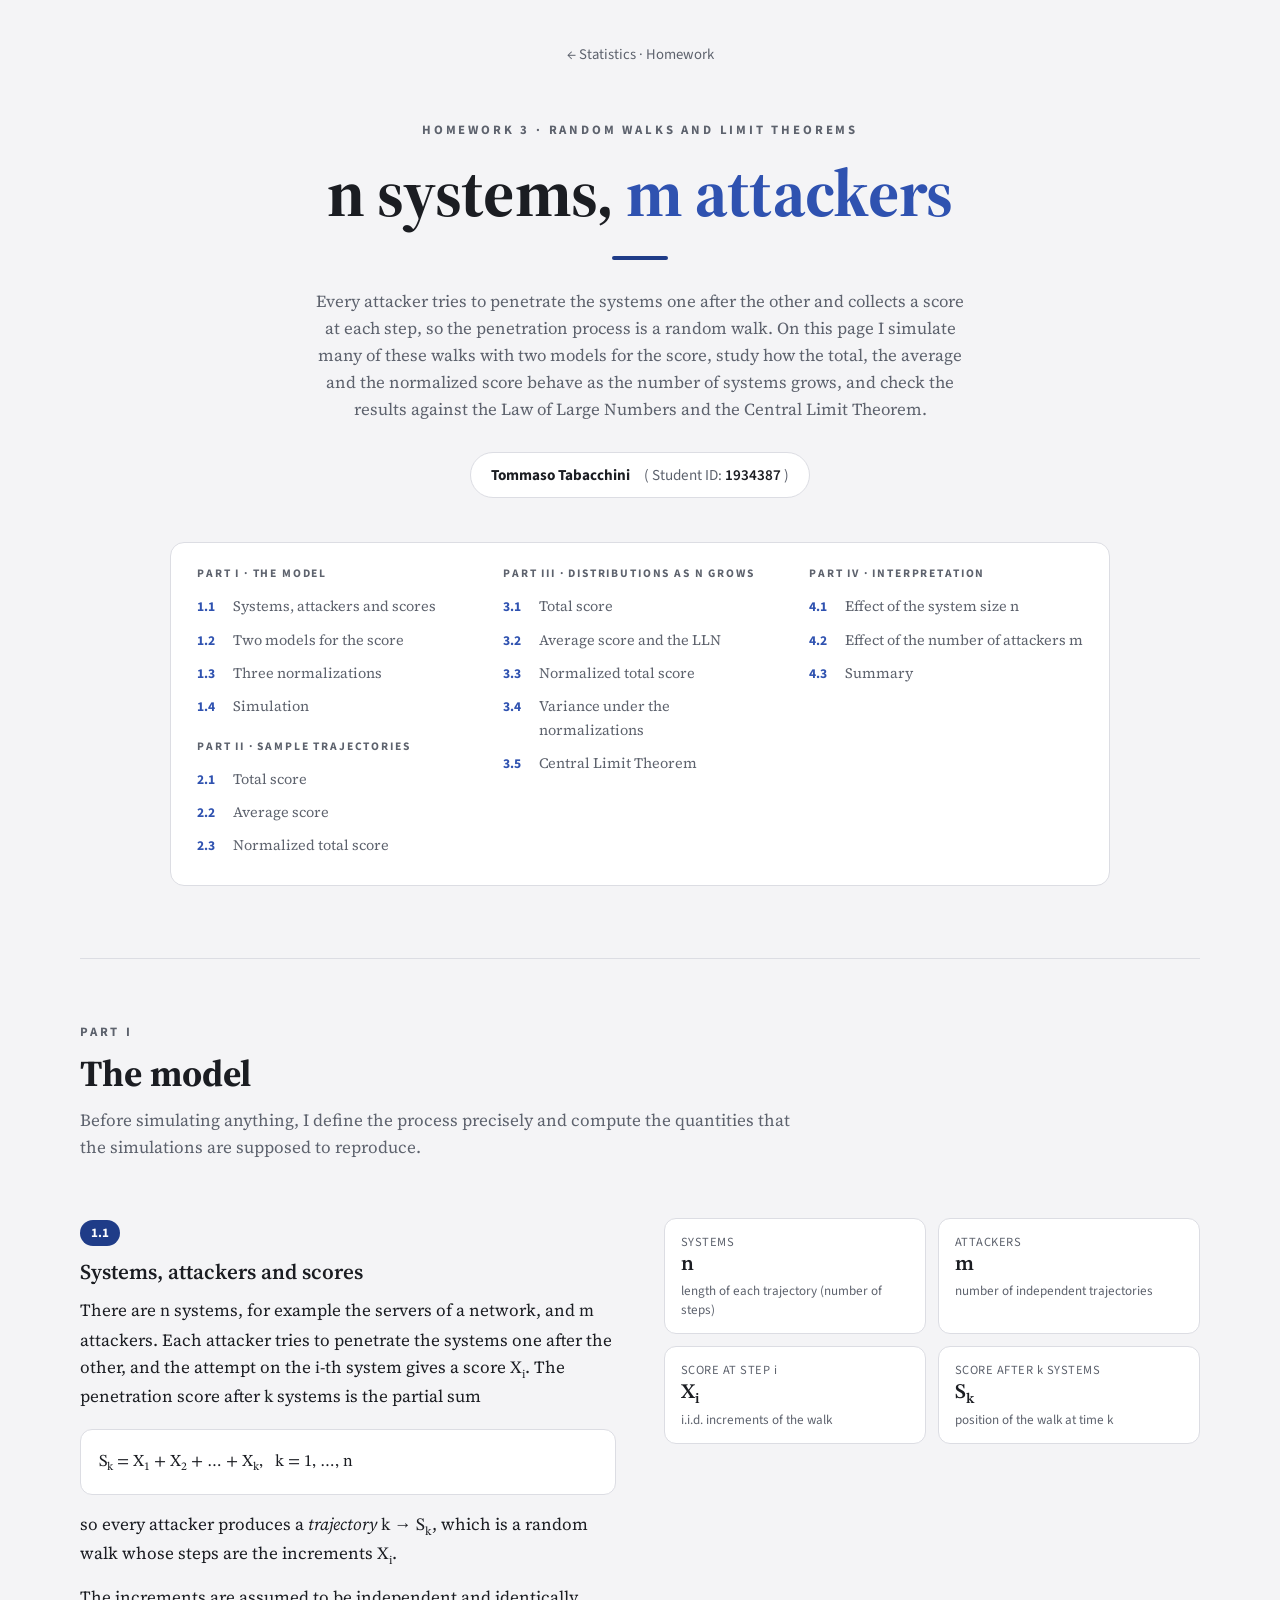
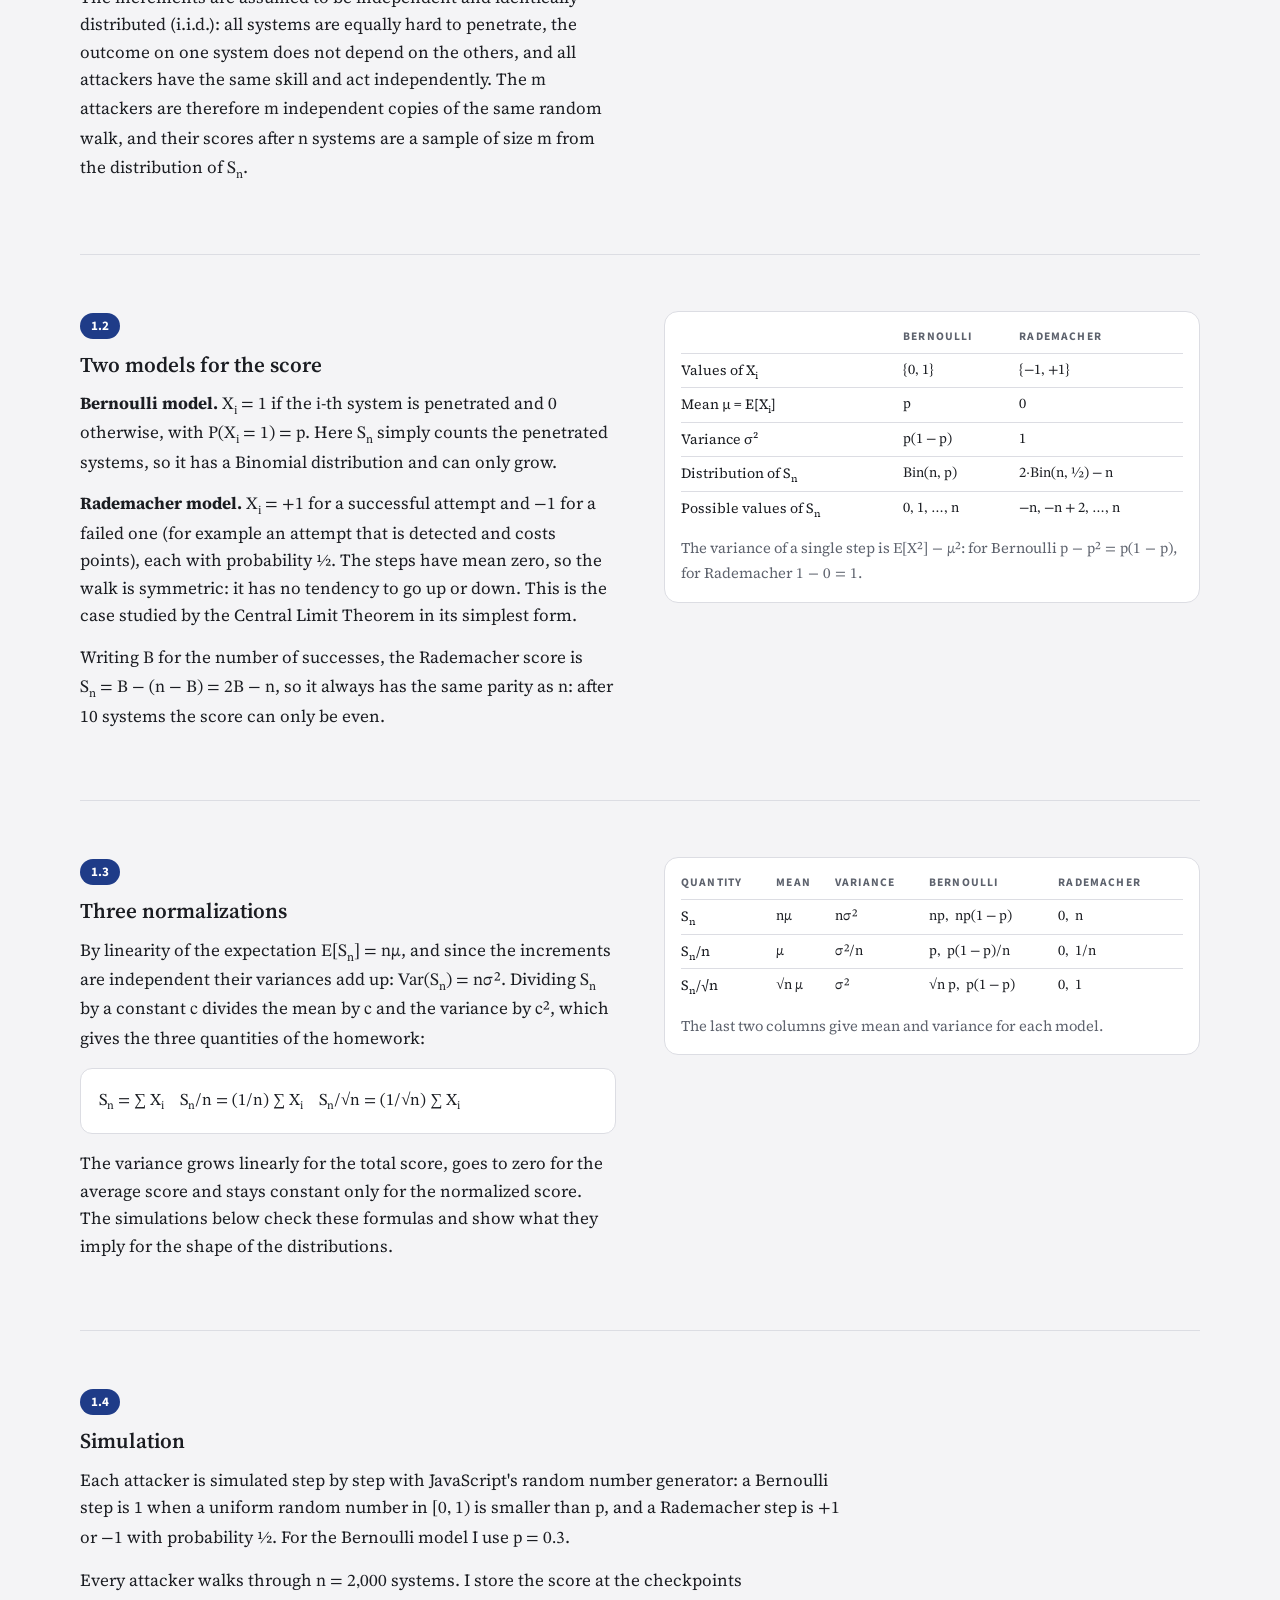
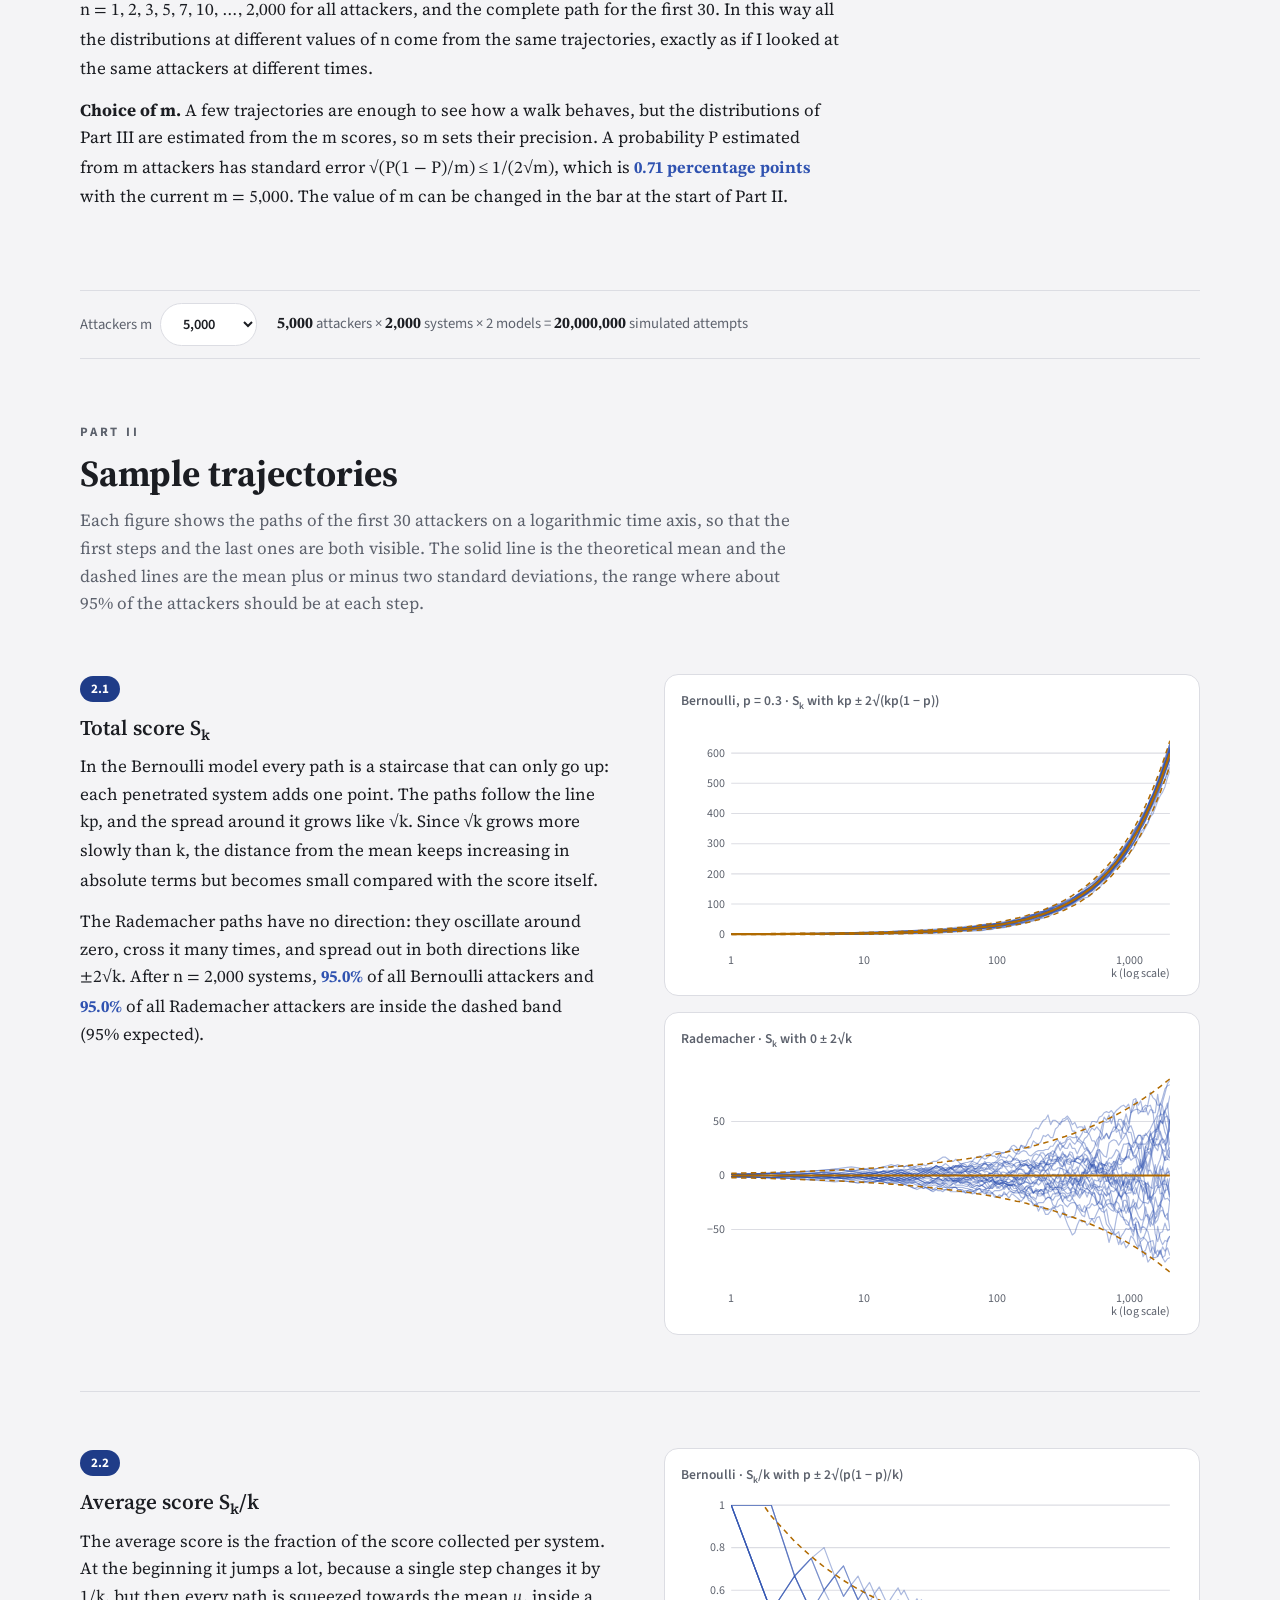
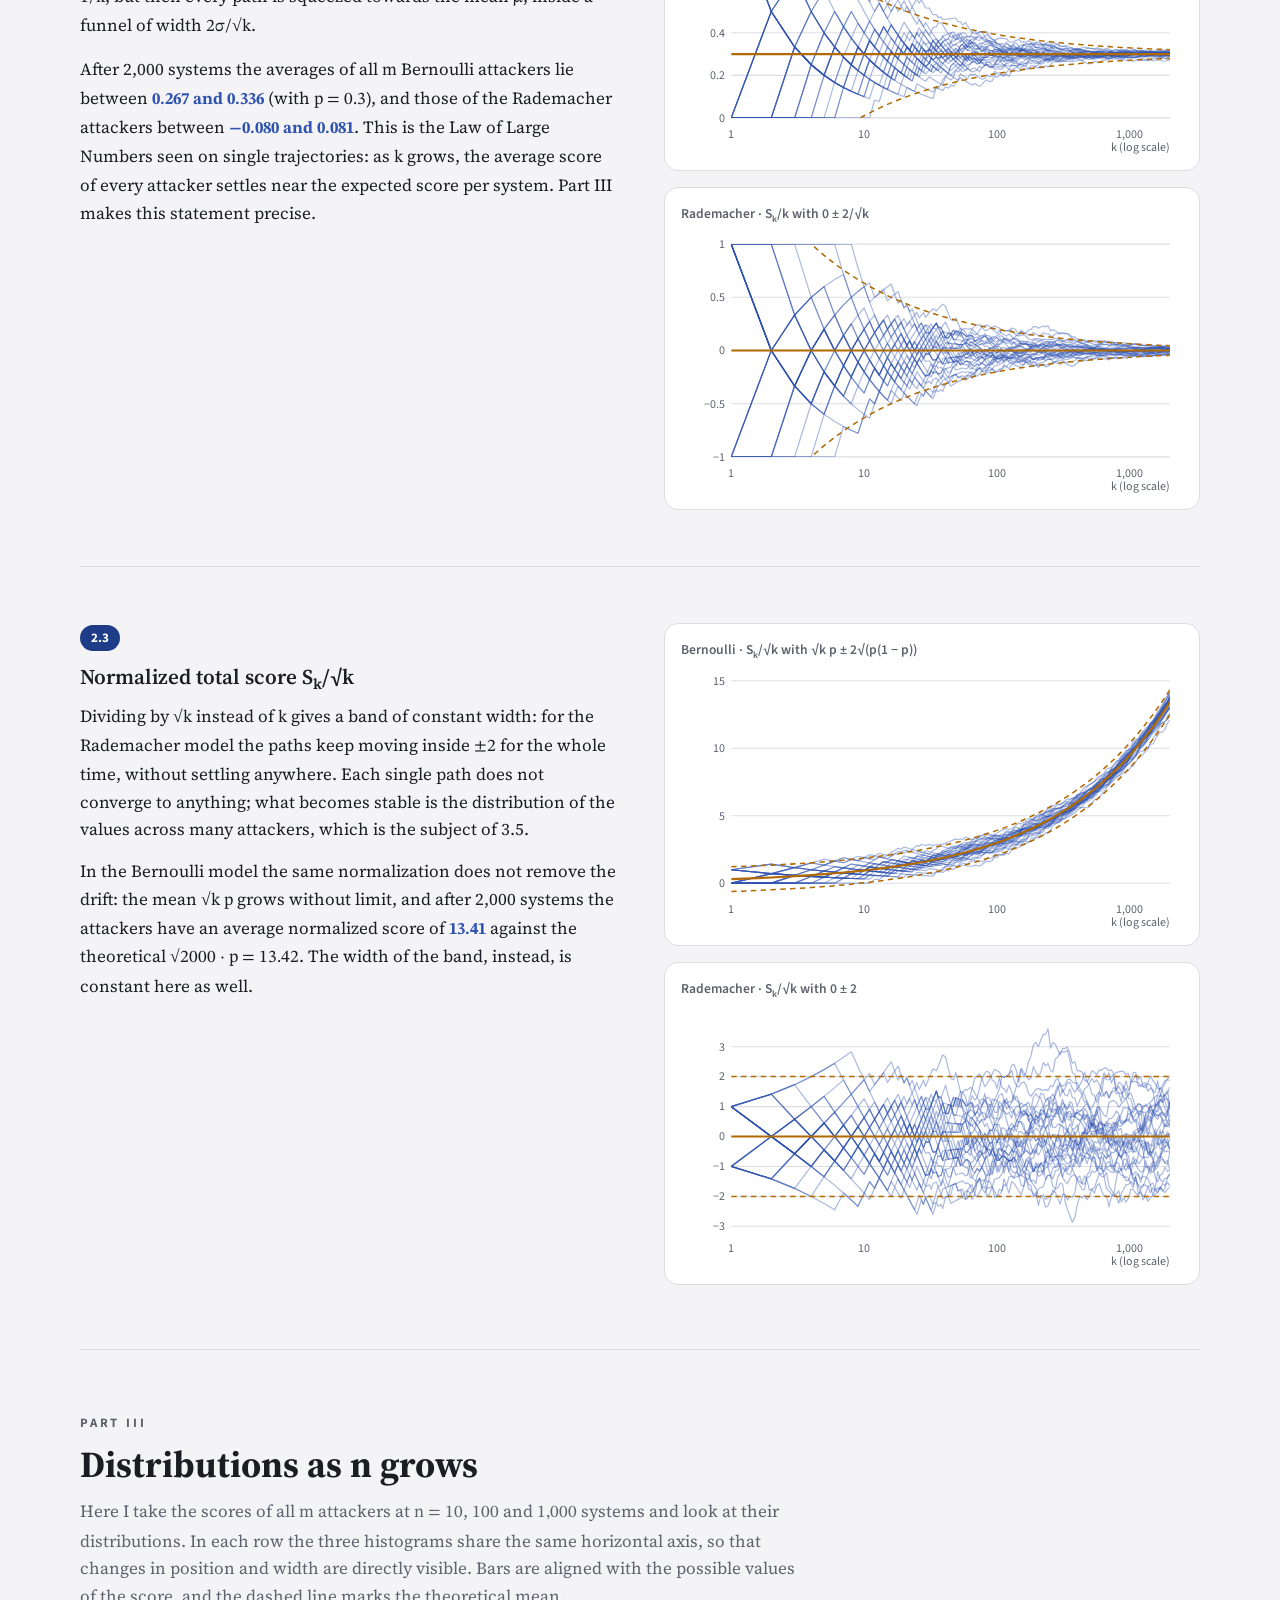
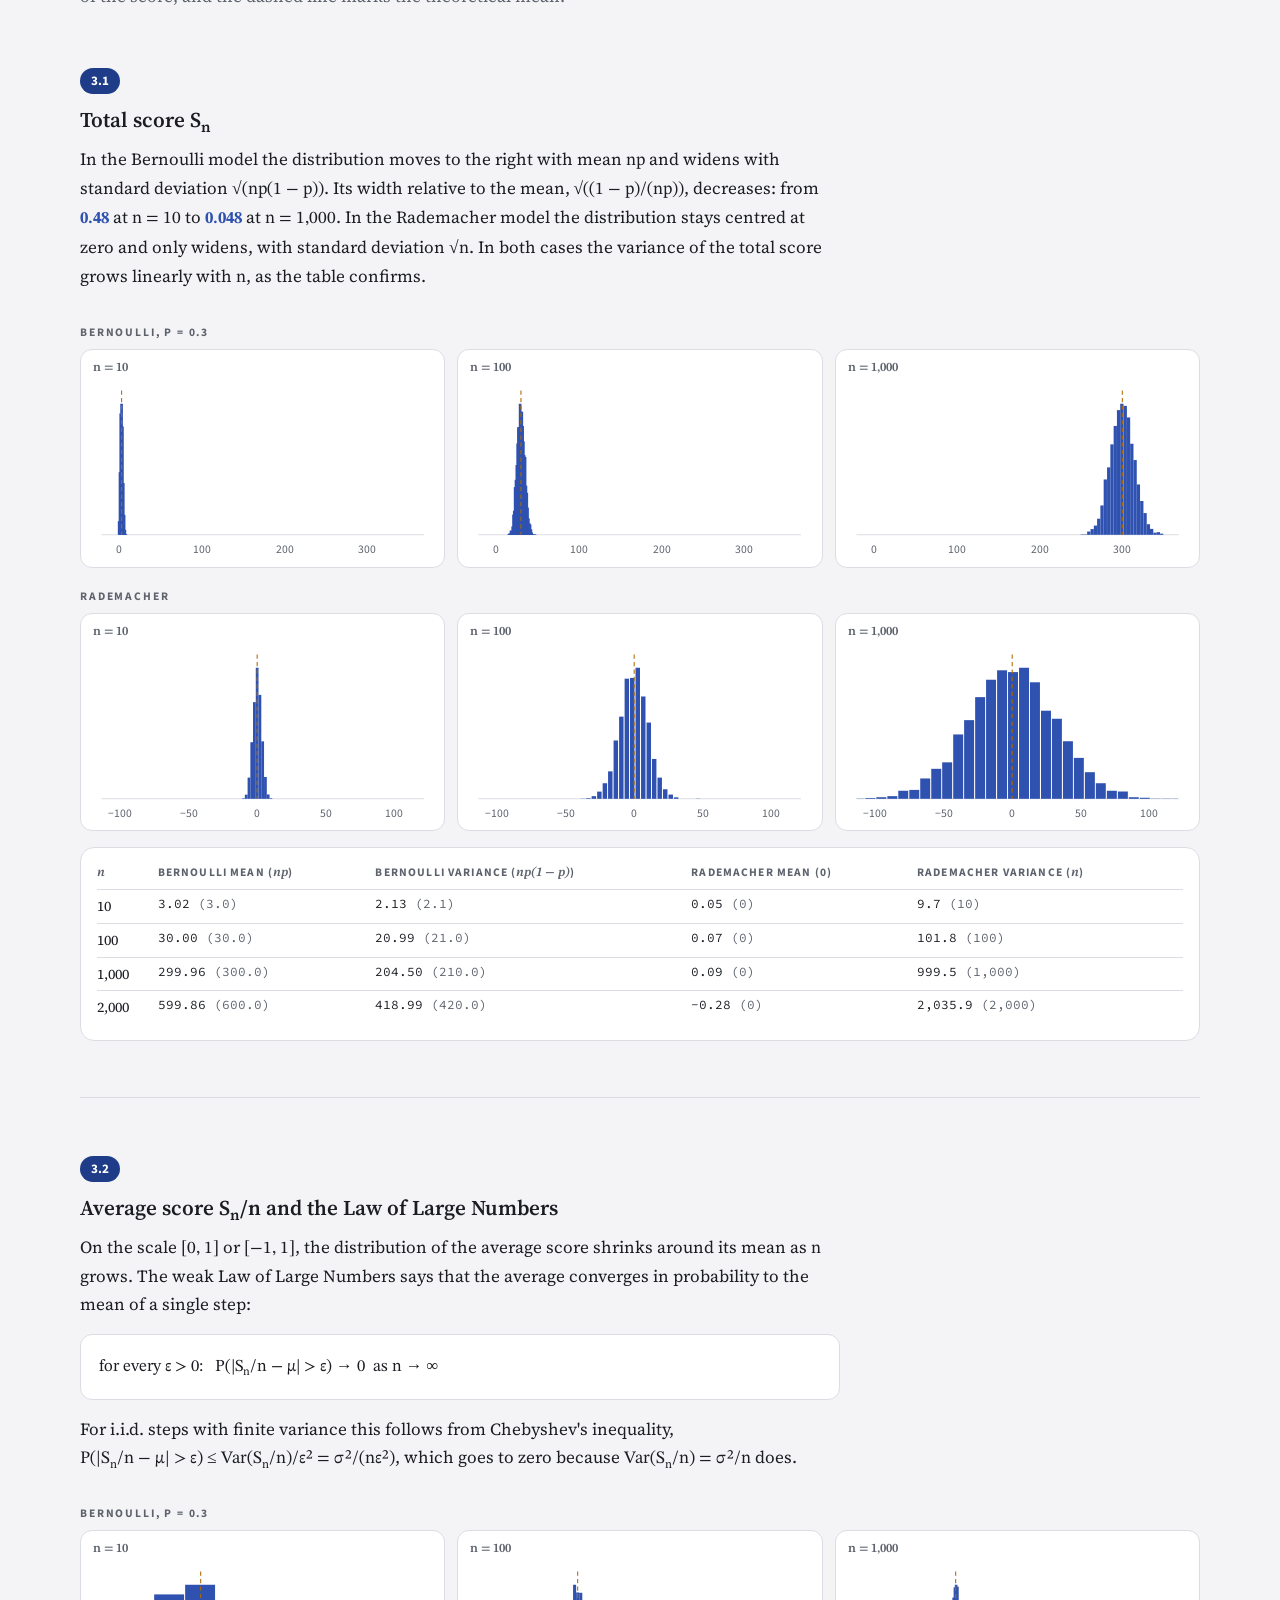
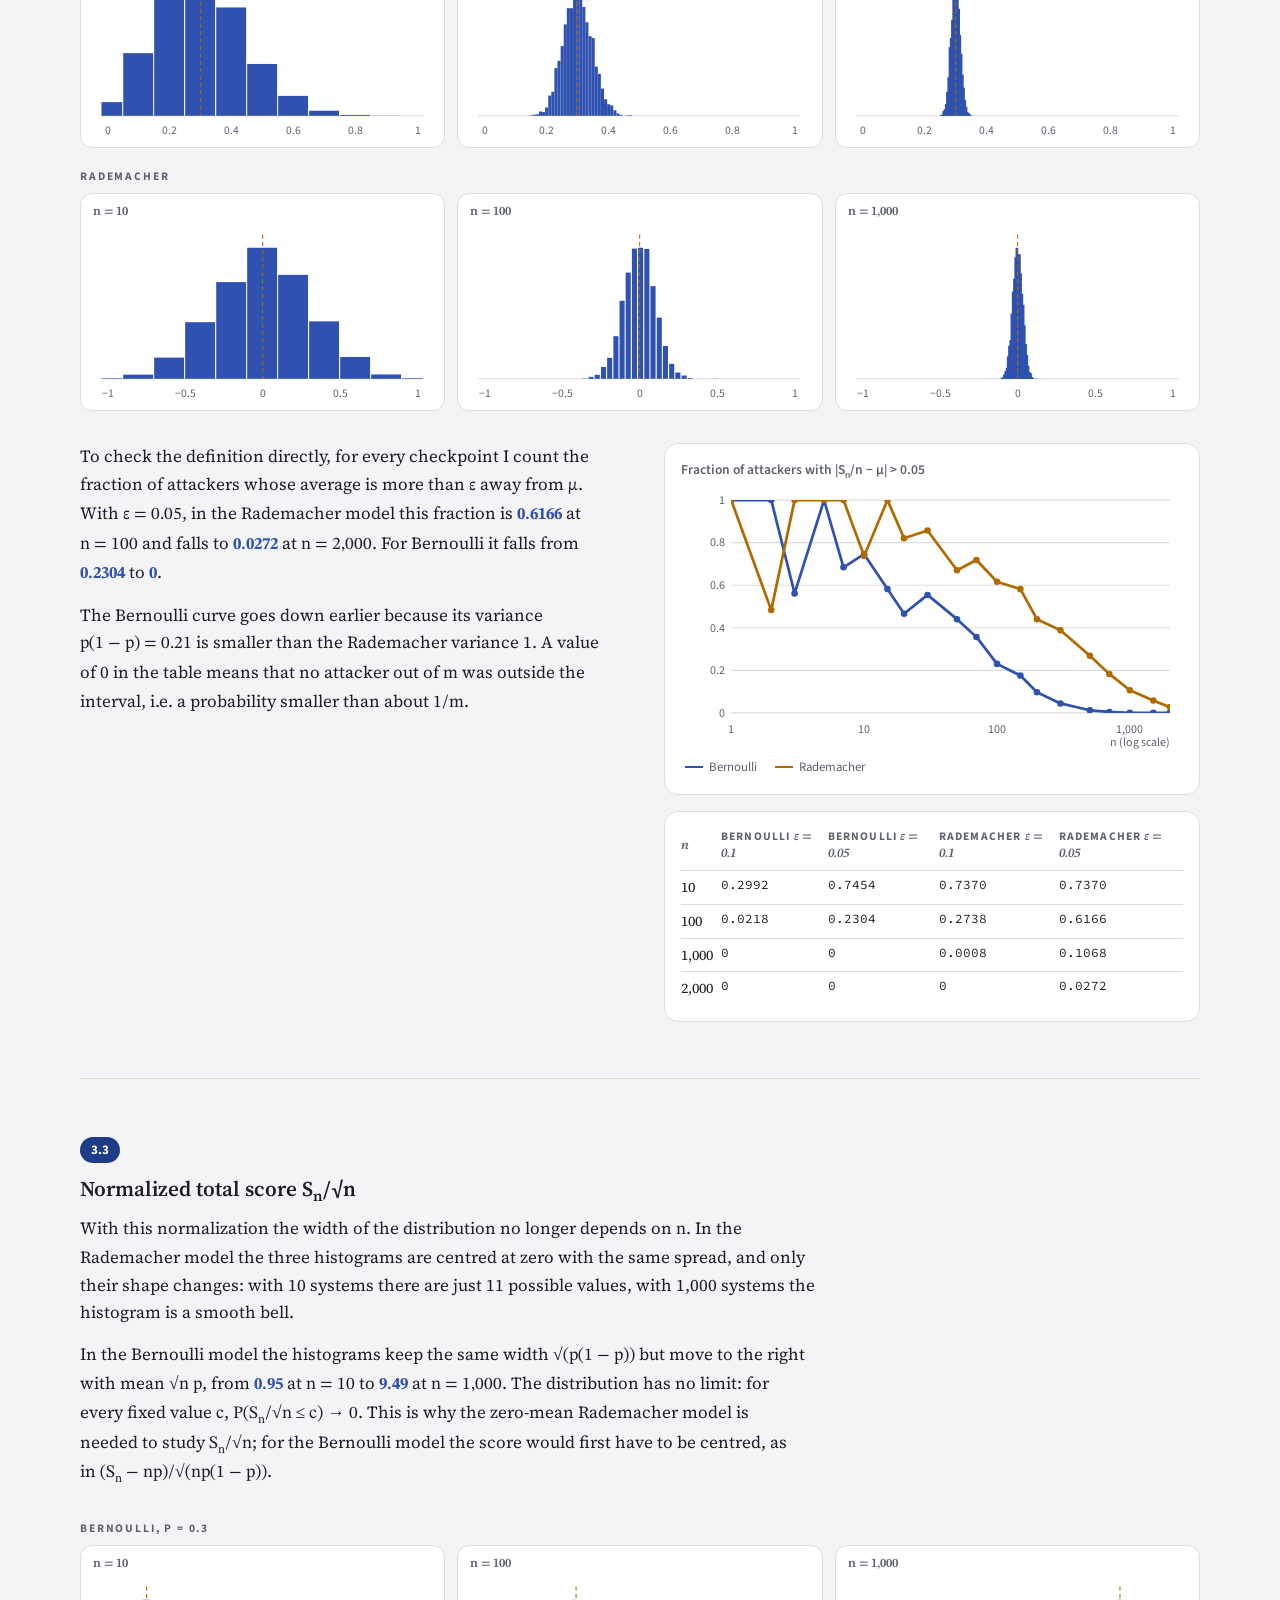
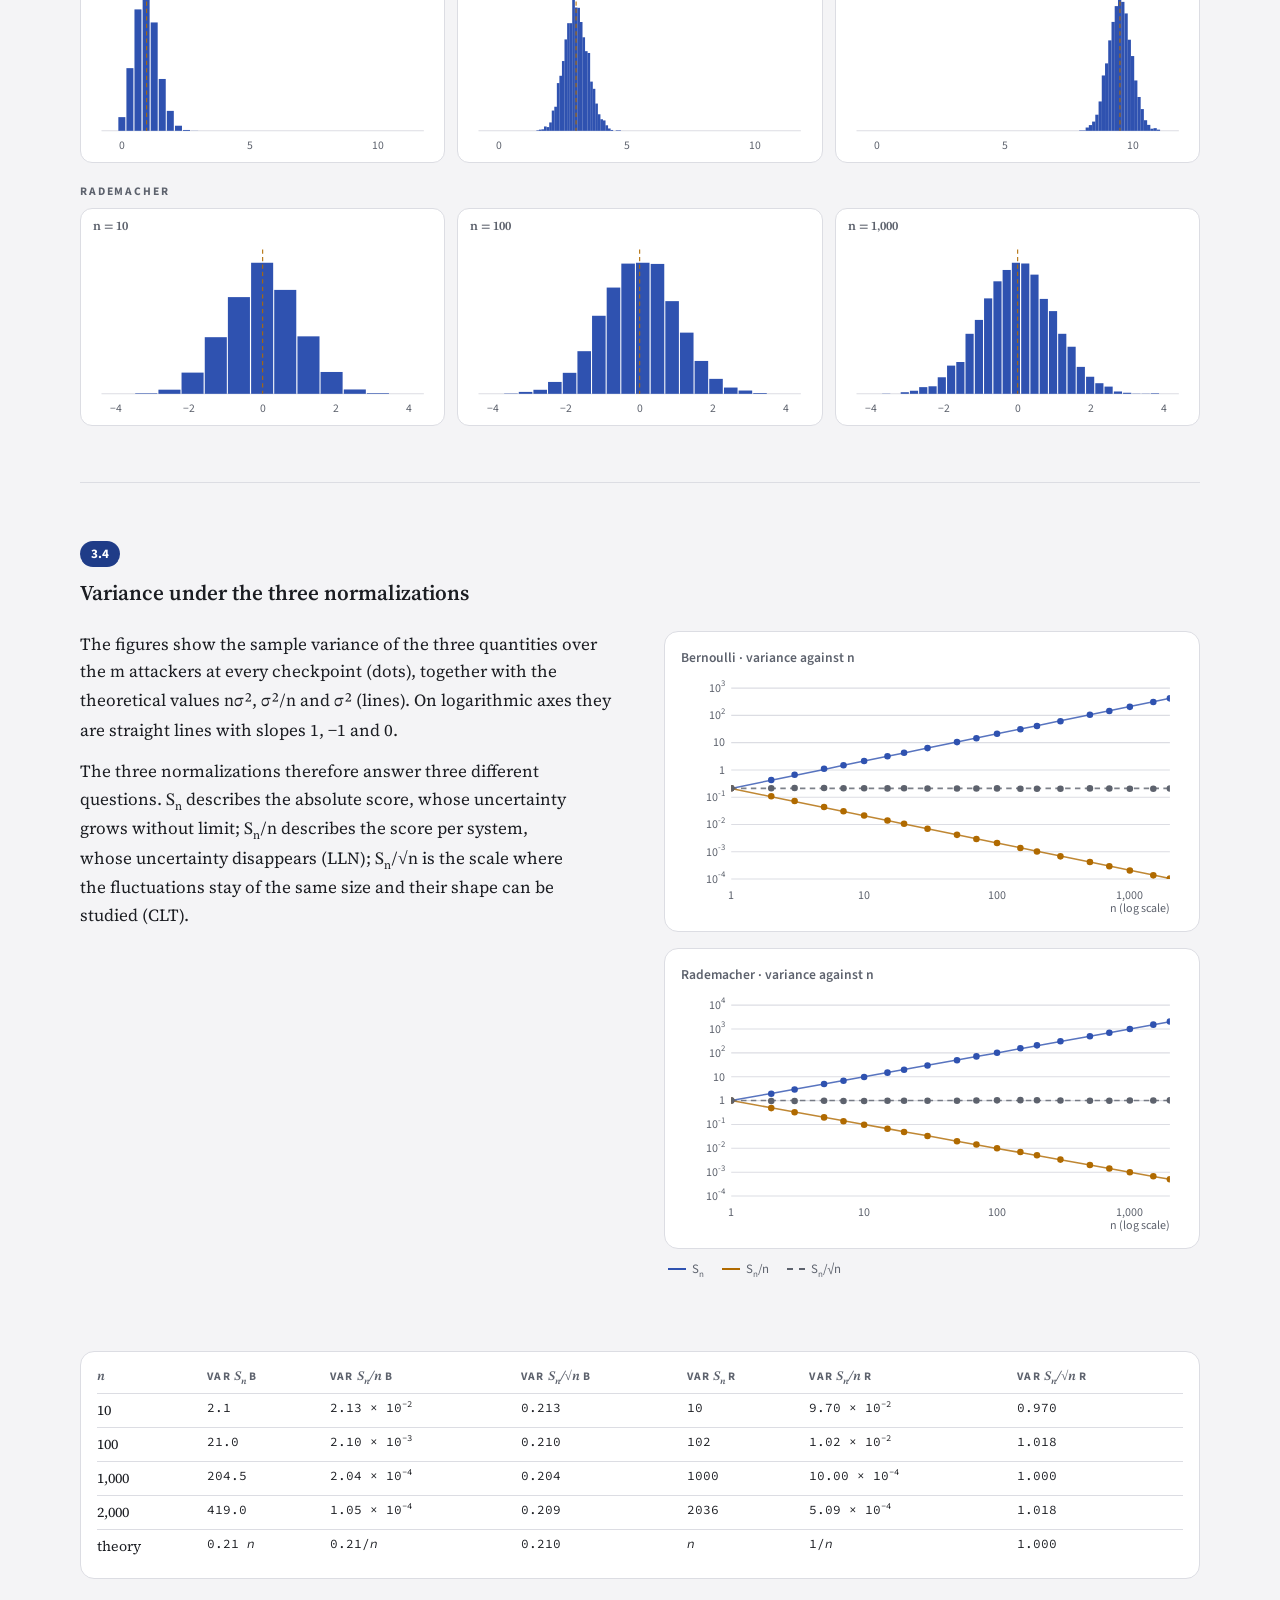
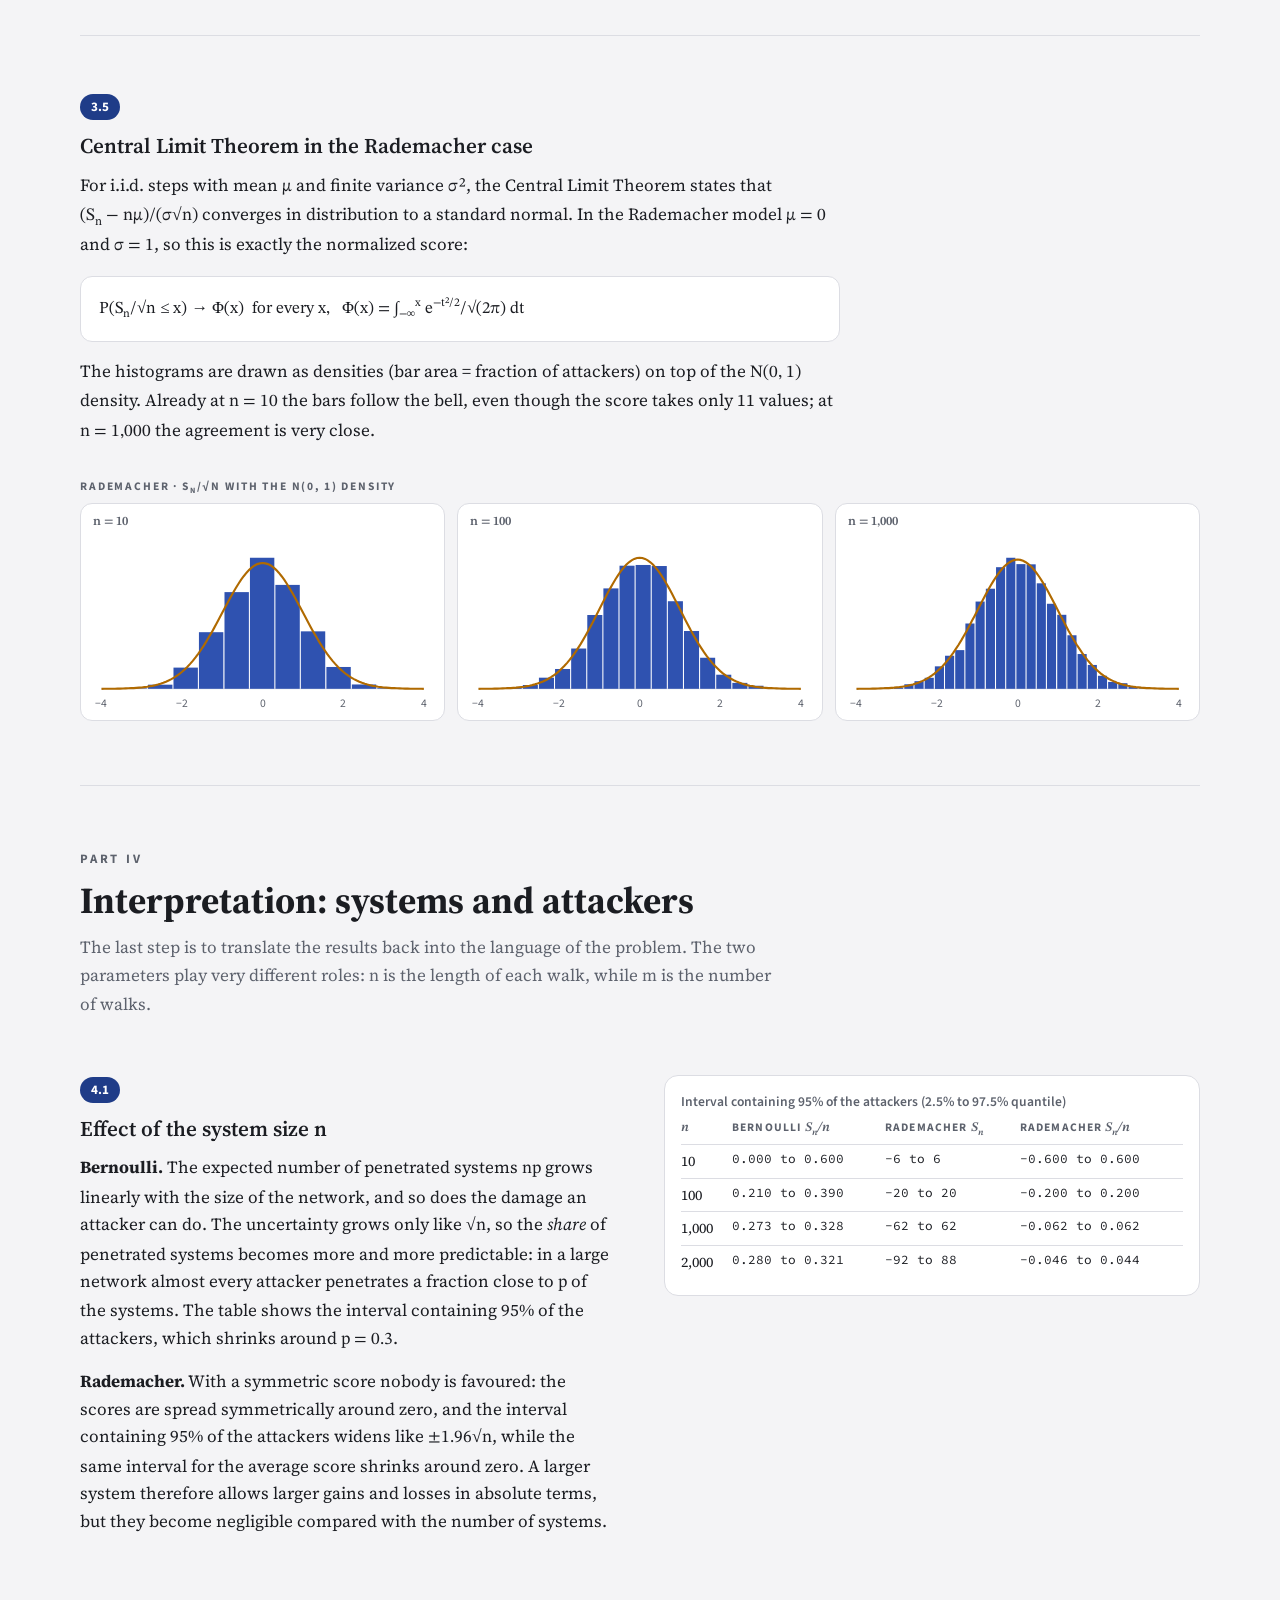
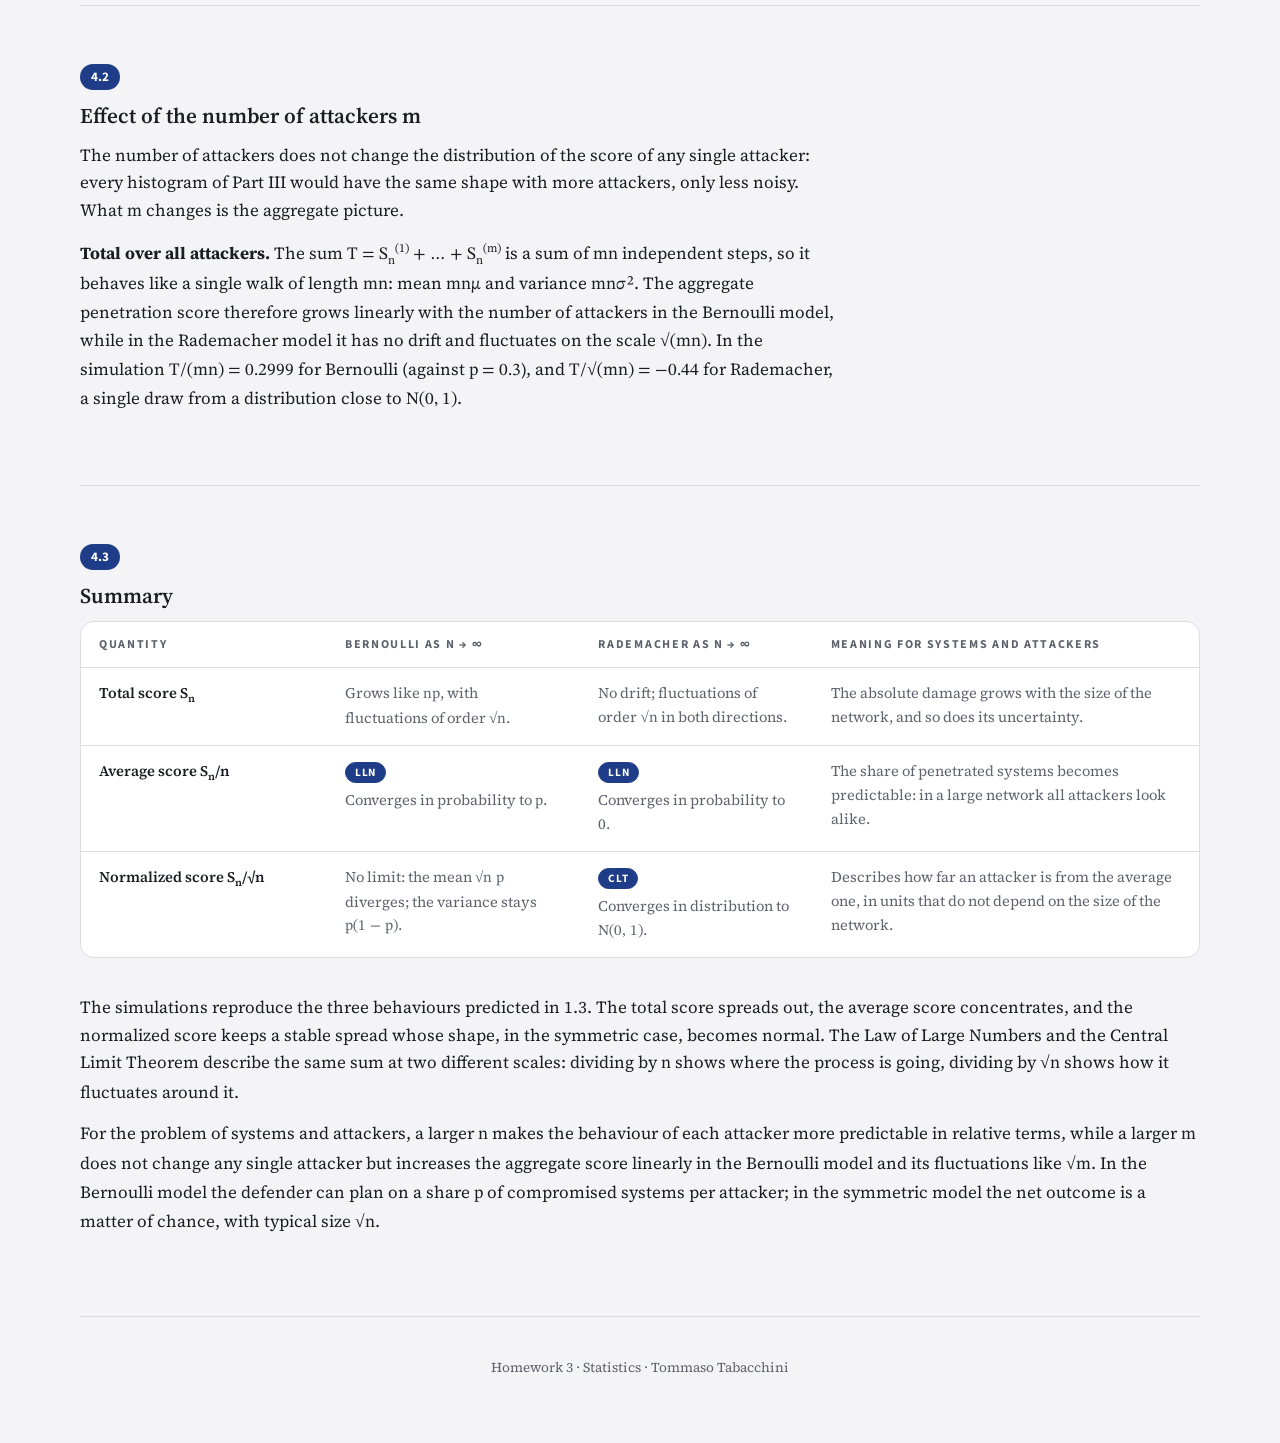
<file: Homework3/hw3.html>
<!doctype html>
<html lang="en">
  <head>
    <meta charset="utf-8" />
    <meta name="viewport" content="width=device-width, initial-scale=1" />
    <meta name="color-scheme" content="dark light" />
    <title>Homework 3 · Systems, attackers and limit theorems</title>
    <link rel="preconnect" href="https://fonts.googleapis.com" />
    <link
      rel="stylesheet"
      href="https://fonts.googleapis.com/css2?family=Source+Serif+4:ital,wght@0,400;0,600;0,700;1,400&family=Source+Sans+3:wght@400;600;700&family=STIX+Two+Text:ital,wght@0,400;0,600;0,700;1,400&family=Source+Code+Pro:wght@400;600&display=swap"
    />
    <link rel="stylesheet" href="hw3.css" />
  </head>
  <body>
    <div class="wrap">
      <header>
        <a class="back" href="../index.html">← Statistics · Homework</a>
        <p class="eyebrow">Homework 3 · Random walks and limit theorems</p>
        <h1>n systems, <span>m attackers</span></h1>
        <div class="rule"></div>
        <p class="lead">
          Every attacker tries to penetrate the systems one after the other and
          collects a score at each step, so the penetration process is a random
          walk. On this page I simulate many of these walks with two models for
          the score, study how the total, the average and the normalized score
          behave as the number of systems grows, and check the results against
          the Law of Large Numbers and the Central Limit Theorem.
        </p>
        <div class="student">
          <b>Tommaso Tabacchini</b><span>( Student ID: <i>1934387</i> )</span>
        </div>
        <nav class="toc" id="toc" aria-label="Contents">
          <div>
            <p>Part I · The model</p>
            <a href="#s11"><b>1.1</b>Systems, attackers and scores</a>
            <a href="#s12"><b>1.2</b>Two models for the score</a>
            <a href="#s13"><b>1.3</b>Three normalizations</a>
            <a href="#s14"><b>1.4</b>Simulation</a>
            <p style="margin-top: 14px">Part II · Sample trajectories</p>
            <a href="#s21"><b>2.1</b>Total score</a>
            <a href="#s22"><b>2.2</b>Average score</a>
            <a href="#s23"><b>2.3</b>Normalized total score</a>
          </div>
          <div>
            <p>Part III · Distributions as n grows</p>
            <a href="#s31"><b>3.1</b>Total score</a>
            <a href="#s32"><b>3.2</b>Average score and the LLN</a>
            <a href="#s33"><b>3.3</b>Normalized total score</a>
            <a href="#s34"><b>3.4</b>Variance under the normalizations</a>
            <a href="#s35"><b>3.5</b>Central Limit Theorem</a>
          </div>
          <div>
            <p>Part IV · Interpretation</p>
            <a href="#s41"><b>4.1</b>Effect of the system size n</a>
            <a href="#s42"><b>4.2</b>Effect of the number of attackers m</a>
            <a href="#s43"><b>4.3</b>Summary</a>
          </div>
        </nav>
      </header>
      <a class="totoc" id="totoc" href="#toc">↑ Contents</a>

      <section class="part" id="s1">
        <p class="eyebrow">Part I</p>
        <h2>The model</h2>
        <p class="intro">
          Before simulating anything, I define the process precisely and compute
          the quantities that the simulations are supposed to reproduce.
        </p>

        <div class="find" id="s11">
          <div>
            <span class="num">1.1</span>
            <h3>Systems, attackers and scores</h3>
            <p>
              There are <span class="m">n</span> systems, for example the
              servers of a network, and <span class="m">m</span> attackers. Each
              attacker tries to penetrate the systems one after the other, and
              the attempt on the <span class="m">i</span>-th system gives a
              score <span class="m">X<sub>i</sub></span
              >. The penetration score after <span class="m">k</span> systems is
              the partial sum
            </p>
            <div class="box formula">
              S<sub>k</sub> = X<sub>1</sub> + X<sub>2</sub> + … +
              X<sub>k</sub>,&nbsp;&nbsp; k = 1, …, n
            </div>
            <p>
              so every attacker produces a <em>trajectory</em>
              <span class="m">k → S<sub>k</sub></span
              >, which is a random walk whose steps are the increments
              <span class="m">X<sub>i</sub></span
              >.
            </p>
            <p>
              The increments are assumed to be independent and identically
              distributed (i.i.d.): all systems are equally hard to penetrate,
              the outcome on one system does not depend on the others, and all
              attackers have the same skill and act independently. The
              <span class="m">m</span> attackers are therefore
              <span class="m">m</span> independent copies of the same random
              walk, and their scores after <span class="m">n</span> systems are
              a sample of size <span class="m">m</span> from the distribution of
              <span class="m">S<sub>n</sub></span
              >.
            </p>
          </div>
          <div class="def col">
            <div>
              <small>SYSTEMS</small><b>n</b
              ><span>length of each trajectory (number of steps)</span>
            </div>
            <div>
              <small>ATTACKERS</small><b>m</b
              ><span>number of independent trajectories</span>
            </div>
            <div>
              <small>SCORE AT STEP i</small><b>X<sub>i</sub></b
              ><span>i.i.d. increments of the walk</span>
            </div>
            <div>
              <small>SCORE AFTER k SYSTEMS</small><b>S<sub>k</sub></b
              ><span>position of the walk at time k</span>
            </div>
          </div>
        </div>

        <div class="find" id="s12">
          <div>
            <span class="num">1.2</span>
            <h3>Two models for the score</h3>
            <p>
              <strong>Bernoulli model.</strong>
              <span class="m">X<sub>i</sub> = 1</span> if the
              <span class="m">i</span>-th system is penetrated and
              <span class="m">0</span> otherwise, with
              <span class="m">P(X<sub>i</sub> = 1) = p</span>. Here
              <span class="m">S<sub>n</sub></span> simply counts the penetrated
              systems, so it has a Binomial distribution and can only grow.
            </p>
            <p>
              <strong>Rademacher model.</strong>
              <span class="m">X<sub>i</sub> = +1</span> for a successful attempt
              and <span class="m">−1</span> for a failed one (for example an
              attempt that is detected and costs points), each with probability
              ½. The steps have mean zero, so the walk is symmetric: it has no
              tendency to go up or down. This is the case studied by the Central
              Limit Theorem in its simplest form.
            </p>
            <p>
              Writing <span class="m">B</span> for the number of successes, the
              Rademacher score is
              <span class="m">S<sub>n</sub> = B − (n − B) = 2B − n</span>, so it
              always has the same parity as <span class="m">n</span>: after 10
              systems the score can only be even.
            </p>
          </div>
          <div class="tw2 fig">
            <table class="tbl">
              <thead>
                <tr>
                  <th></th>
                  <th>Bernoulli</th>
                  <th>Rademacher</th>
                </tr>
              </thead>
              <tbody>
                <tr>
                  <td>Values of X<sub>i</sub></td>
                  <td class="m">{0, 1}</td>
                  <td class="m">{−1, +1}</td>
                </tr>
                <tr>
                  <td>Mean μ = E[X<sub>i</sub>]</td>
                  <td class="m">p</td>
                  <td class="m">0</td>
                </tr>
                <tr>
                  <td>Variance σ²</td>
                  <td class="m">p(1 − p)</td>
                  <td class="m">1</td>
                </tr>
                <tr>
                  <td>Distribution of S<sub>n</sub></td>
                  <td class="m">Bin(n, p)</td>
                  <td class="m">2·Bin(n, ½) − n</td>
                </tr>
                <tr>
                  <td>Possible values of S<sub>n</sub></td>
                  <td class="m">0, 1, …, n</td>
                  <td class="m">−n, −n + 2, …, n</td>
                </tr>
              </tbody>
            </table>
            <p class="note" style="margin: 12px 0 0">
              The variance of a single step is
              <span class="m">E[X²] − μ²</span>: for Bernoulli
              <span class="m">p − p² = p(1 − p)</span>, for Rademacher
              <span class="m">1 − 0 = 1</span>.
            </p>
          </div>
        </div>

        <div class="find" id="s13">
          <div>
            <span class="num">1.3</span>
            <h3>Three normalizations</h3>
            <p>
              By linearity of the expectation
              <span class="m">E[S<sub>n</sub>] = nμ</span>, and since the
              increments are independent their variances add up:
              <span class="m">Var(S<sub>n</sub>) = nσ²</span>. Dividing
              <span class="m">S<sub>n</sub></span> by a constant
              <span class="m">c</span> divides the mean by
              <span class="m">c</span> and the variance by
              <span class="m">c²</span>, which gives the three quantities of the
              homework:
            </p>
            <div class="box formula">
              S<sub>n</sub> = ∑ X<sub>i</sub>&nbsp;&nbsp;&nbsp; S<sub>n</sub>/n
              = (1/n) ∑ X<sub>i</sub>&nbsp;&nbsp;&nbsp; S<sub>n</sub>/√n =
              (1/√n) ∑ X<sub>i</sub>
            </div>
            <p>
              The variance grows linearly for the total score, goes to zero for
              the average score and stays constant only for the normalized
              score. The simulations below check these formulas and show what
              they imply for the shape of the distributions.
            </p>
          </div>
          <div class="tw2 fig">
            <table class="tbl">
              <thead>
                <tr>
                  <th>Quantity</th>
                  <th>Mean</th>
                  <th>Variance</th>
                  <th>Bernoulli</th>
                  <th>Rademacher</th>
                </tr>
              </thead>
              <tbody>
                <tr>
                  <td>S<sub>n</sub></td>
                  <td class="m">nμ</td>
                  <td class="m">nσ²</td>
                  <td class="m">np,&nbsp; np(1 − p)</td>
                  <td class="m">0,&nbsp; n</td>
                </tr>
                <tr>
                  <td>S<sub>n</sub>/n</td>
                  <td class="m">μ</td>
                  <td class="m">σ²/n</td>
                  <td class="m">p,&nbsp; p(1 − p)/n</td>
                  <td class="m">0,&nbsp; 1/n</td>
                </tr>
                <tr>
                  <td>S<sub>n</sub>/√n</td>
                  <td class="m">√n μ</td>
                  <td class="m">σ²</td>
                  <td class="m">√n p,&nbsp; p(1 − p)</td>
                  <td class="m">0,&nbsp; 1</td>
                </tr>
              </tbody>
            </table>
            <p class="note" style="margin: 12px 0 0">
              The last two columns give mean and variance for each model.
            </p>
          </div>
        </div>

        <div class="block" id="s14">
          <span class="num">1.4</span>
          <h3>Simulation</h3>
          <div class="txt">
            <p>
              Each attacker is simulated step by step with JavaScript's random
              number generator: a Bernoulli step is 1 when a uniform random
              number in <span class="m">[0, 1)</span> is smaller than
              <span class="m">p</span>, and a Rademacher step is
              <span class="m">+1</span> or <span class="m">−1</span> with
              probability ½. For the Bernoulli model I use
              <span class="m">p = 0.3</span>.
            </p>
            <p>
              Every attacker walks through
              <span class="m">n = 2,000</span> systems. I store the score at the
              checkpoints <span class="m">n = 1, 2, 3, 5, 7, 10, …, 2,000</span>
              for all attackers, and the complete path for the first 30. In this
              way all the distributions at different values of
              <span class="m">n</span> come from the same trajectories, exactly
              as if I looked at the same attackers at different times.
            </p>
            <p>
              <strong>Choice of m.</strong> A few trajectories are enough to see
              how a walk behaves, but the distributions of Part III are
              estimated from the <span class="m">m</span> scores, so
              <span class="m">m</span> sets their precision. A probability
              <span class="m">P</span> estimated from
              <span class="m">m</span> attackers has standard error
              <span class="m">√(P(1 − P)/m) ≤ 1/(2√m)</span>, which is
              <span class="v" data-s="seP"></span> with the current
              <span class="m">m = <span data-s="m"></span></span>. The value of
              <span class="m">m</span> can be changed in the bar at the start of
              Part II.
            </p>
          </div>
        </div>
      </section>

      <div class="sim">
        <div class="bar">
          <label
            >Attackers m
            <select id="sm">
              <option value="1000">1,000</option>
              <option value="5000" selected>5,000</option>
              <option value="10000">10,000</option>
            </select></label
          >
          <span class="info" id="info" aria-live="polite"></span>
        </div>

        <section class="part" id="s2">
          <p class="eyebrow">Part II</p>
          <h2>Sample trajectories</h2>
          <p class="intro">
            Each figure shows the paths of the first 30 attackers on a
            logarithmic time axis, so that the first steps and the last ones are
            both visible. The solid line is the theoretical mean and the dashed
            lines are the mean plus or minus two standard deviations, the range
            where about 95% of the attackers should be at each step.
          </p>

          <div class="find" id="s21">
            <div>
              <span class="num">2.1</span>
              <h3>Total score S<sub>k</sub></h3>
              <p>
                In the Bernoulli model every path is a staircase that can only
                go up: each penetrated system adds one point. The paths follow
                the line <span class="m">kp</span>, and the spread around it
                grows like <span class="m">√k</span>. Since
                <span class="m">√k</span> grows more slowly than
                <span class="m">k</span>, the distance from the mean keeps
                increasing in absolute terms but becomes small compared with the
                score itself.
              </p>
              <p>
                The Rademacher paths have no direction: they oscillate around
                zero, cross it many times, and spread out in both directions
                like <span class="m">±2√k</span>. After
                <span class="m">n = 2,000</span> systems,
                <span class="v" data-s="in2B"></span> of all Bernoulli attackers
                and <span class="v" data-s="in2R"></span> of all Rademacher
                attackers are inside the dashed band (95% expected).
              </p>
            </div>
            <div>
              <div class="fig">
                <h4>
                  Bernoulli, p = <span data-s="p"></span> · S<sub>k</sub> with
                  kp ± 2√(kp(1 − p))
                </h4>
                <svg id="tSB"></svg>
              </div>
              <div class="fig">
                <h4>Rademacher · S<sub>k</sub> with 0 ± 2√k</h4>
                <svg id="tSR"></svg>
              </div>
            </div>
          </div>

          <div class="find" id="s22">
            <div>
              <span class="num">2.2</span>
              <h3>Average score S<sub>k</sub>/k</h3>
              <p>
                The average score is the fraction of the score collected per
                system. At the beginning it jumps a lot, because a single step
                changes it by <span class="m">1/k</span>, but then every path is
                squeezed towards the mean <span class="m">μ</span>, inside a
                funnel of width <span class="m">2σ/√k</span>.
              </p>
              <p>
                After 2,000 systems the averages of all
                <span class="m">m</span> Bernoulli attackers lie between
                <span class="v" data-s="avgB"></span> (with
                <span class="m">p = <span data-s="p"></span></span>), and those
                of the Rademacher attackers between
                <span class="v" data-s="avgR"></span>. This is the Law of Large
                Numbers seen on single trajectories: as
                <span class="m">k</span> grows, the average score of every
                attacker settles near the expected score per system. Part III
                makes this statement precise.
              </p>
            </div>
            <div>
              <div class="fig">
                <h4>Bernoulli · S<sub>k</sub>/k with p ± 2√(p(1 − p)/k)</h4>
                <svg id="tAB"></svg>
              </div>
              <div class="fig">
                <h4>Rademacher · S<sub>k</sub>/k with 0 ± 2/√k</h4>
                <svg id="tAR"></svg>
              </div>
            </div>
          </div>

          <div class="find" id="s23">
            <div>
              <span class="num">2.3</span>
              <h3>Normalized total score S<sub>k</sub>/√k</h3>
              <p>
                Dividing by <span class="m">√k</span> instead of
                <span class="m">k</span> gives a band of constant width: for the
                Rademacher model the paths keep moving inside
                <span class="m">±2</span> for the whole time, without settling
                anywhere. Each single path does not converge to anything; what
                becomes stable is the distribution of the values across many
                attackers, which is the subject of 3.5.
              </p>
              <p>
                In the Bernoulli model the same normalization does not remove
                the drift: the mean <span class="m">√k p</span> grows without
                limit, and after 2,000 systems the attackers have an average
                normalized score of <span class="v" data-s="nB"></span> against
                the theoretical
                <span class="m">√2000 · p = <span data-s="nBth"></span></span>.
                The width of the band, instead, is constant here as well.
              </p>
            </div>
            <div>
              <div class="fig">
                <h4>Bernoulli · S<sub>k</sub>/√k with √k p ± 2√(p(1 − p))</h4>
                <svg id="tNB"></svg>
              </div>
              <div class="fig">
                <h4>Rademacher · S<sub>k</sub>/√k with 0 ± 2</h4>
                <svg id="tNR"></svg>
              </div>
            </div>
          </div>
        </section>

        <section class="part" id="s3">
          <p class="eyebrow">Part III</p>
          <h2>Distributions as n grows</h2>
          <p class="intro">
            Here I take the scores of all <span class="m">m</span> attackers at
            <span class="m">n = 10</span>, <span class="m">100</span> and
            <span class="m">1,000</span> systems and look at their
            distributions. In each row the three histograms share the same
            horizontal axis, so that changes in position and width are directly
            visible. Bars are aligned with the possible values of the score, and
            the dashed line marks the theoretical mean.
          </p>

          <div class="block" id="s31">
            <span class="num">3.1</span>
            <h3>Total score S<sub>n</sub></h3>
            <div class="txt">
              <p>
                In the Bernoulli model the distribution moves to the right with
                mean <span class="m">np</span> and widens with standard
                deviation <span class="m">√(np(1 − p))</span>. Its width
                relative to the mean, <span class="m">√((1 − p)/(np))</span>,
                decreases: from <span class="v" data-s="relB10"></span> at
                <span class="m">n = 10</span> to
                <span class="v" data-s="relB1000"></span> at
                <span class="m">n = 1,000</span>. In the Rademacher model the
                distribution stays centred at zero and only widens, with
                standard deviation <span class="m">√n</span>. In both cases the
                variance of the total score grows linearly with
                <span class="m">n</span>, as the table confirms.
              </p>
            </div>
            <div class="grid3" id="hS"></div>
            <div class="tw2 fig">
              <table class="tbl nw" id="tS"></table>
            </div>
          </div>

          <div class="block" id="s32">
            <span class="num">3.2</span>
            <h3>Average score S<sub>n</sub>/n and the Law of Large Numbers</h3>
            <div class="txt">
              <p>
                On the scale <span class="m">[0, 1]</span> or
                <span class="m">[−1, 1]</span>, the distribution of the average
                score shrinks around its mean as <span class="m">n</span> grows.
                The weak Law of Large Numbers says that the average converges in
                probability to the mean of a single step:
              </p>
              <div class="box formula">
                for every ε &gt; 0:&nbsp;&nbsp; P(|S<sub>n</sub>/n − μ| &gt; ε)
                → 0&nbsp; as n → ∞
              </div>
              <p>
                For i.i.d. steps with finite variance this follows from
                Chebyshev's inequality,
                <span class="m"
                  >P(|S<sub>n</sub>/n − μ| &gt; ε) ≤ Var(S<sub>n</sub>/n)/ε² =
                  σ²/(nε²)</span
                >, which goes to zero because
                <span class="m">Var(S<sub>n</sub>/n) = σ²/n</span> does.
              </p>
            </div>
            <div class="grid3" id="hA"></div>
            <div class="find" style="padding-top: 32px">
              <div>
                <p>
                  To check the definition directly, for every checkpoint I count
                  the fraction of attackers whose average is more than
                  <span class="m">ε</span> away from <span class="m">μ</span>.
                  With <span class="m">ε = 0.05</span>, in the Rademacher model
                  this fraction is <span class="v" data-s="lR100"></span> at
                  <span class="m">n = 100</span> and falls to
                  <span class="v" data-s="lR2000"></span> at
                  <span class="m">n = 2,000</span>. For Bernoulli it falls from
                  <span class="v" data-s="lB100"></span> to
                  <span class="v" data-s="lB2000"></span>.
                </p>
                <p>
                  The Bernoulli curve goes down earlier because its variance
                  <span class="m">p(1 − p) = <span data-s="pq"></span></span> is
                  smaller than the Rademacher variance 1. A value of 0 in the
                  table means that no attacker out of
                  <span class="m">m</span> was outside the interval, i.e. a
                  probability smaller than about <span class="m">1/m</span>.
                </p>
              </div>
              <div>
                <div class="fig">
                  <h4>
                    Fraction of attackers with |S<sub>n</sub>/n − μ| &gt; 0.05
                  </h4>
                  <svg id="cL"></svg>
                  <div class="legend">
                    <span><i class="l1"></i>Bernoulli</span>
                    <span><i class="l2"></i>Rademacher</span>
                  </div>
                </div>
                <div class="tw2 fig">
                  <table class="tbl nw" id="tL"></table>
                </div>
              </div>
            </div>
          </div>

          <div class="block" id="s33">
            <span class="num">3.3</span>
            <h3>Normalized total score S<sub>n</sub>/√n</h3>
            <div class="txt">
              <p>
                With this normalization the width of the distribution no longer
                depends on <span class="m">n</span>. In the Rademacher model the
                three histograms are centred at zero with the same spread, and
                only their shape changes: with 10 systems there are just 11
                possible values, with 1,000 systems the histogram is a smooth
                bell.
              </p>
              <p>
                In the Bernoulli model the histograms keep the same width
                <span class="m">√(p(1 − p))</span> but move to the right with
                mean <span class="m">√n p</span>, from
                <span class="v" data-s="nB10"></span> at
                <span class="m">n = 10</span> to
                <span class="v" data-s="nB1000"></span> at
                <span class="m">n = 1,000</span>. The distribution has no limit:
                for every fixed value <span class="m">c</span>,
                <span class="m">P(S<sub>n</sub>/√n ≤ c) → 0</span>. This is why
                the zero-mean Rademacher model is needed to study
                <span class="m">S<sub>n</sub>/√n</span>; for the Bernoulli model
                the score would first have to be centred, as in
                <span class="m">(S<sub>n</sub> − np)/√(np(1 − p))</span>.
              </p>
            </div>
            <div class="grid3" id="hN"></div>
          </div>

          <div class="block" id="s34">
            <span class="num">3.4</span>
            <h3>Variance under the three normalizations</h3>
            <div class="find" style="padding-top: 12px; border-bottom: 0">
              <div>
                <p>
                  The figures show the sample variance of the three quantities
                  over the <span class="m">m</span> attackers at every
                  checkpoint (dots), together with the theoretical values
                  <span class="m">nσ²</span>, <span class="m">σ²/n</span> and
                  <span class="m">σ²</span> (lines). On logarithmic axes they
                  are straight lines with slopes 1, −1 and 0.
                </p>
                <p>
                  The three normalizations therefore answer three different
                  questions. <span class="m">S<sub>n</sub></span> describes the
                  absolute score, whose uncertainty grows without limit;
                  <span class="m">S<sub>n</sub>/n</span> describes the score per
                  system, whose uncertainty disappears (LLN);
                  <span class="m">S<sub>n</sub>/√n</span> is the scale where the
                  fluctuations stay of the same size and their shape can be
                  studied (CLT).
                </p>
              </div>
              <div>
                <div class="fig">
                  <h4>Bernoulli · variance against n</h4>
                  <svg id="vB"></svg>
                </div>
                <div class="fig">
                  <h4>Rademacher · variance against n</h4>
                  <svg id="vR"></svg>
                </div>
                <div class="legend" style="padding-top: 10px">
                  <span><i class="l1"></i>S<sub>n</sub></span>
                  <span><i class="l2"></i>S<sub>n</sub>/n</span>
                  <span><i class="l3"></i>S<sub>n</sub>/√n</span>
                </div>
              </div>
            </div>
            <div class="tw2 fig">
              <table class="tbl nw" id="tV"></table>
            </div>
          </div>

          <div class="block" id="s35">
            <span class="num">3.5</span>
            <h3>Central Limit Theorem in the Rademacher case</h3>
            <div class="txt">
              <p>
                For i.i.d. steps with mean <span class="m">μ</span> and finite
                variance <span class="m">σ²</span>, the Central Limit Theorem
                states that
                <span class="m">(S<sub>n</sub> − nμ)/(σ√n)</span> converges in
                distribution to a standard normal. In the Rademacher model
                <span class="m">μ = 0</span> and <span class="m">σ = 1</span>,
                so this is exactly the normalized score:
              </p>
              <div class="box formula">
                P(S<sub>n</sub>/√n ≤ x) → Φ(x)&nbsp; for every x,&nbsp;&nbsp;
                Φ(x) = ∫<sub>−∞</sub><sup>x</sup> e<sup>−t²/2</sup>/√(2π) dt
              </div>
              <p>
                The histograms are drawn as densities (bar area = fraction of
                attackers) on top of the
                <span class="m">N(0, 1)</span> density. Already at
                <span class="m">n = 10</span> the bars follow the bell, even
                though the score takes only 11 values; at
                <span class="m">n = 1,000</span> the agreement is very close.
              </p>
            </div>
            <div class="grid3" id="hC"></div>
          </div>
        </section>

        <section class="part" id="s4">
          <p class="eyebrow">Part IV</p>
          <h2>Interpretation: systems and attackers</h2>
          <p class="intro">
            The last step is to translate the results back into the language of
            the problem. The two parameters play very different roles:
            <span class="m">n</span> is the length of each walk, while
            <span class="m">m</span> is the number of walks.
          </p>

          <div class="find" id="s41">
            <div>
              <span class="num">4.1</span>
              <h3>Effect of the system size n</h3>
              <p>
                <strong>Bernoulli.</strong> The expected number of penetrated
                systems <span class="m">np</span> grows linearly with the size
                of the network, and so does the damage an attacker can do. The
                uncertainty grows only like <span class="m">√n</span>, so the
                <em>share</em> of penetrated systems becomes more and more
                predictable: in a large network almost every attacker penetrates
                a fraction close to <span class="m">p</span> of the systems. The
                table shows the interval containing 95% of the attackers, which
                shrinks around
                <span class="m">p = <span data-s="p"></span></span>.
              </p>
              <p>
                <strong>Rademacher.</strong> With a symmetric score nobody is
                favoured: the scores are spread symmetrically around zero, and
                the interval containing 95% of the attackers widens like
                <span class="m">±1.96√n</span>, while the same interval for the
                average score shrinks around zero. A larger system therefore
                allows larger gains and losses in absolute terms, but they
                become negligible compared with the number of systems.
              </p>
            </div>
            <div class="tw2 fig">
              <h4>
                Interval containing 95% of the attackers (2.5% to 97.5%
                quantile)
              </h4>
              <table class="tbl nw" id="tQ"></table>
            </div>
          </div>

          <div class="block" id="s42">
            <span class="num">4.2</span>
            <h3>Effect of the number of attackers m</h3>
            <div class="txt">
              <p>
                The number of attackers does not change the distribution of the
                score of any single attacker: every histogram of Part III would
                have the same shape with more attackers, only less noisy. What
                <span class="m">m</span> changes is the aggregate picture.
              </p>
              <p>
                <strong>Total over all attackers.</strong> The sum
                <span class="m"
                  >T = S<sub>n</sub><sup>(1)</sup> + … + S<sub>n</sub
                  ><sup>(m)</sup></span
                >
                is a sum of <span class="m">mn</span> independent steps, so it
                behaves like a single walk of length <span class="m">mn</span>:
                mean <span class="m">mnμ</span> and variance
                <span class="m">mnσ²</span>. The aggregate penetration score
                therefore grows linearly with the number of attackers in the
                Bernoulli model, while in the Rademacher model it has no drift
                and fluctuates on the scale <span class="m">√(mn)</span>. In the
                simulation
                <span class="m">T/(mn) = <span data-s="TB"></span></span> for
                Bernoulli (against <span class="m">p = 0.3</span>), and
                <span class="m">T/√(mn) = <span data-s="TR"></span></span> for
                Rademacher, a single draw from a distribution close to
                <span class="m">N(0, 1)</span>.
              </p>
            </div>
          </div>

          <div class="anchor" id="s43" style="margin-top: 56px">
            <span class="num">4.3</span>
            <h3>Summary</h3>
          </div>
          <div class="tw" style="margin-top: 12px">
            <table class="disc">
              <thead>
                <tr>
                  <th>Quantity</th>
                  <th>Bernoulli as n → ∞</th>
                  <th>Rademacher as n → ∞</th>
                  <th>Meaning for systems and attackers</th>
                </tr>
              </thead>
              <tbody>
                <tr>
                  <td>Total score S<sub>n</sub></td>
                  <td>
                    Grows like <span class="m">np</span>, with fluctuations of
                    order <span class="m">√n</span>.
                  </td>
                  <td>
                    No drift; fluctuations of order <span class="m">√n</span>
                    in both directions.
                  </td>
                  <td>
                    The absolute damage grows with the size of the network, and
                    so does its uncertainty.
                  </td>
                </tr>
                <tr>
                  <td>Average score S<sub>n</sub>/n</td>
                  <td>
                    <span class="tag y">LLN</span><br />Converges in probability
                    to <span class="m">p</span>.
                  </td>
                  <td>
                    <span class="tag y">LLN</span><br />Converges in probability
                    to 0.
                  </td>
                  <td>
                    The share of penetrated systems becomes predictable: in a
                    large network all attackers look alike.
                  </td>
                </tr>
                <tr>
                  <td>Normalized score S<sub>n</sub>/√n</td>
                  <td>
                    No limit: the mean <span class="m">√n p</span> diverges; the
                    variance stays <span class="m">p(1 − p)</span>.
                  </td>
                  <td>
                    <span class="tag y">CLT</span><br />Converges in
                    distribution to <span class="m">N(0, 1)</span>.
                  </td>
                  <td>
                    Describes how far an attacker is from the average one, in
                    units that do not depend on the size of the network.
                  </td>
                </tr>
              </tbody>
            </table>
          </div>
          <div class="concl">
            <p>
              The simulations reproduce the three behaviours predicted in 1.3.
              The total score spreads out, the average score concentrates, and
              the normalized score keeps a stable spread whose shape, in the
              symmetric case, becomes normal. The Law of Large Numbers and the
              Central Limit Theorem describe the same sum at two different
              scales: dividing by <span class="m">n</span> shows where the
              process is going, dividing by <span class="m">√n</span> shows how
              it fluctuates around it.
            </p>
            <p>
              For the problem of systems and attackers, a larger
              <span class="m">n</span> makes the behaviour of each attacker more
              predictable in relative terms, while a larger
              <span class="m">m</span> does not change any single attacker but
              increases the aggregate score linearly in the Bernoulli model and
              its fluctuations like <span class="m">√m</span>. In the Bernoulli
              model the defender can plan on a share <span class="m">p</span> of
              compromised systems per attacker; in the symmetric model the net
              outcome is a matter of chance, with typical size
              <span class="m">√n</span>.
            </p>
          </div>
        </section>
      </div>

      <footer>Homework 3 · Statistics · Tommaso Tabacchini</footer>
    </div>

    <script src="walk.js"></script>
    <script src="hw3.js"></script>
  </body>
</html>
</file>
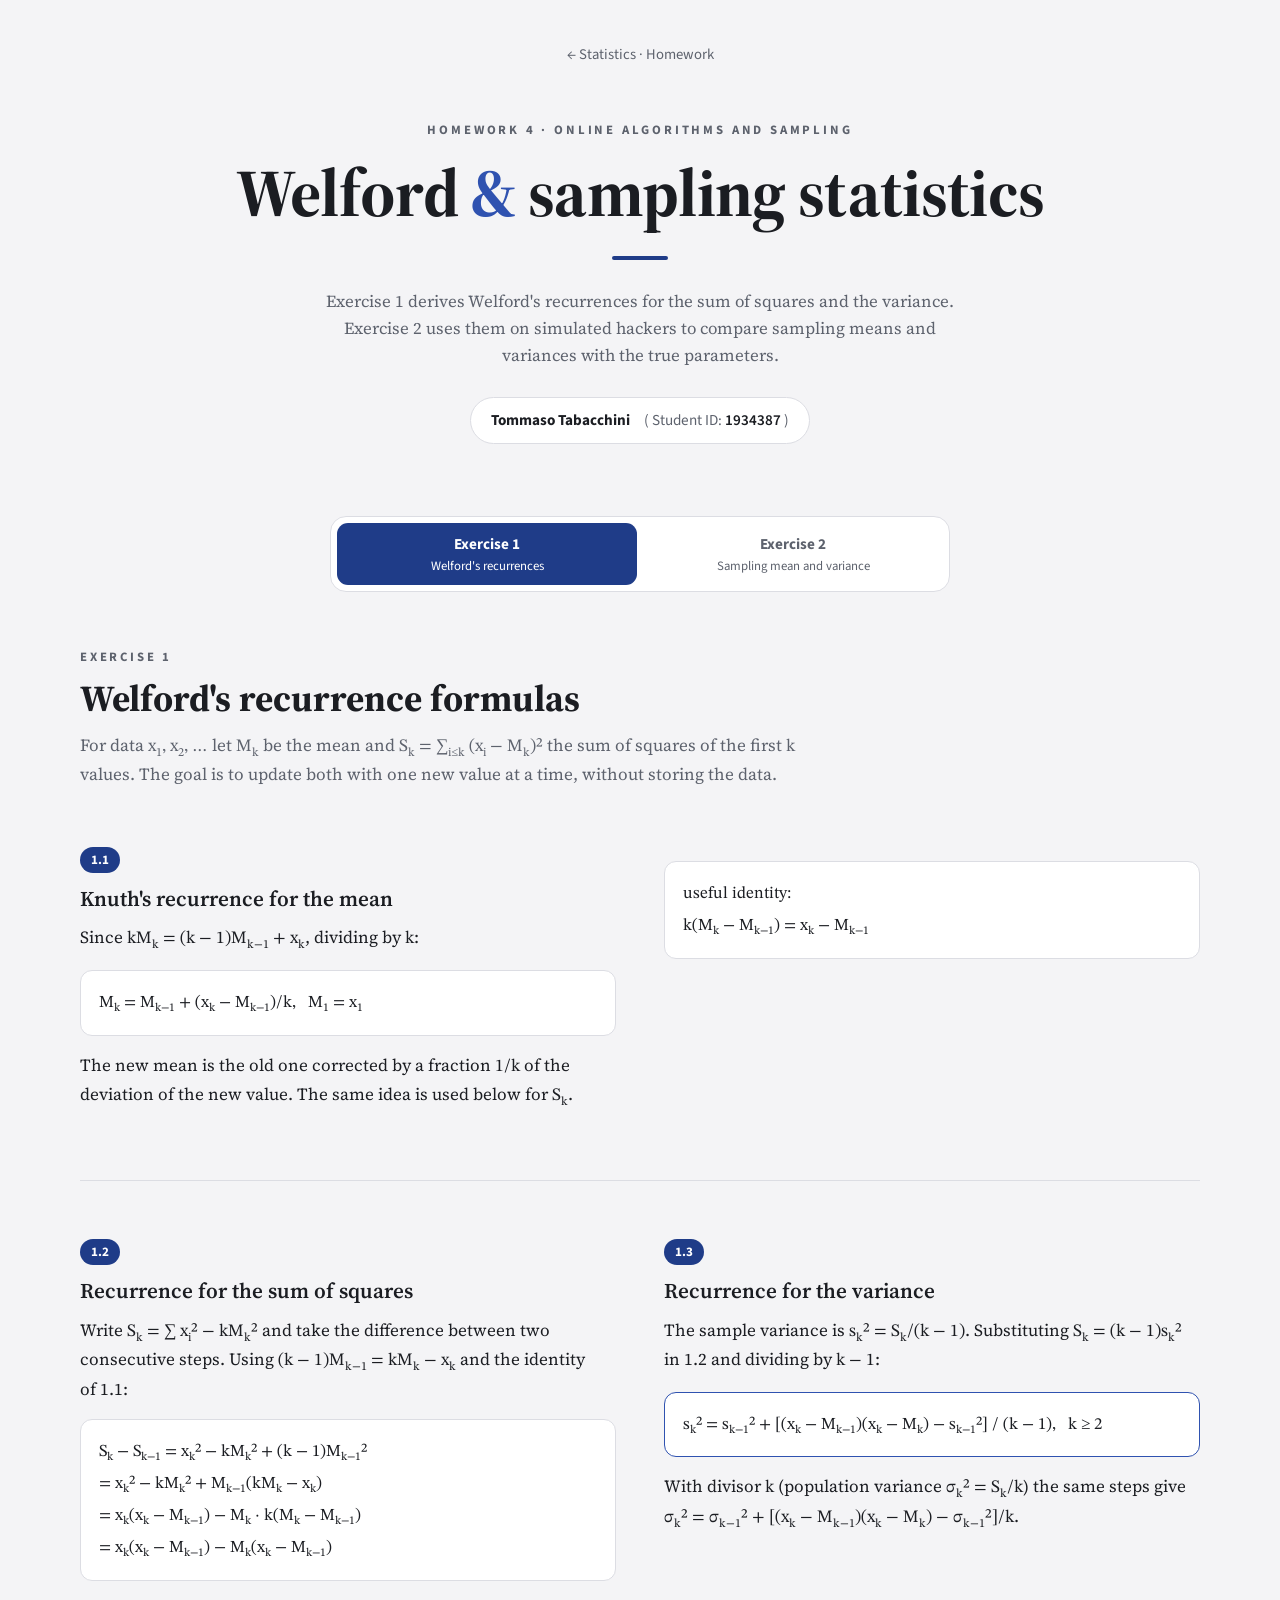
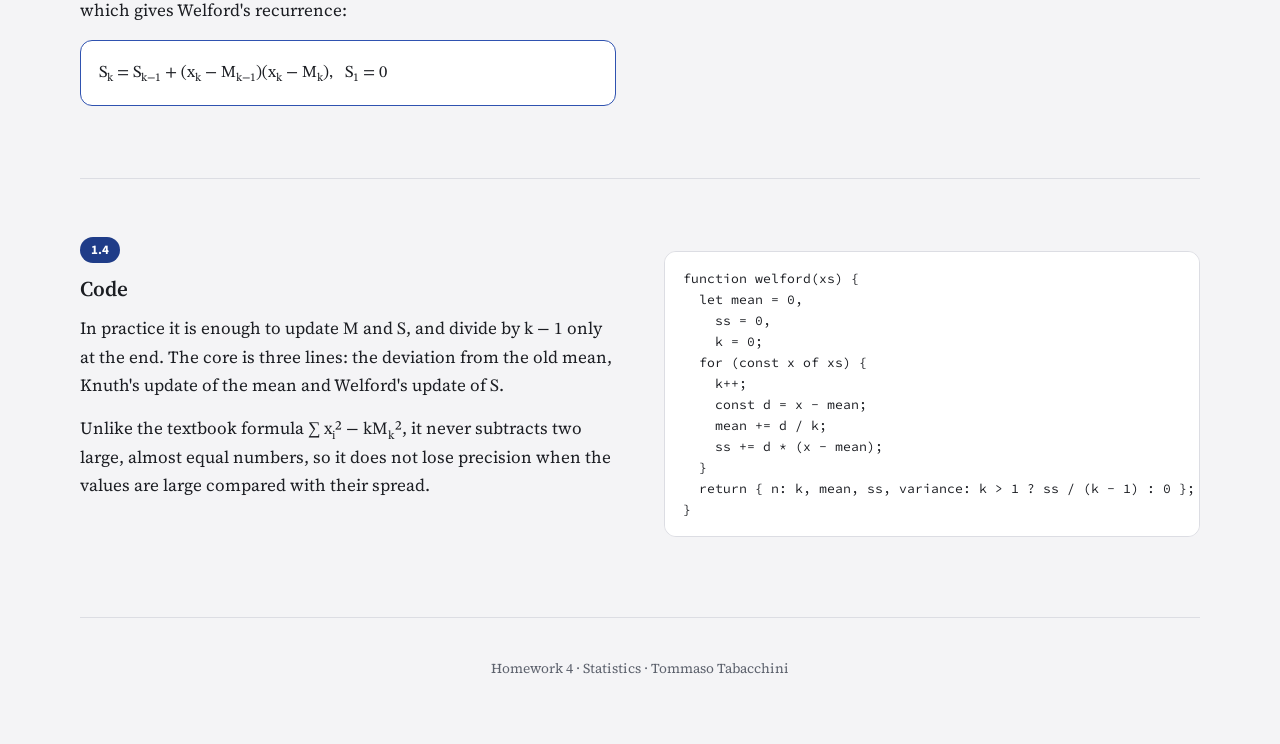
<file: Homework4/hw4.html>
<!doctype html>
<html lang="en">
  <head>
    <meta charset="utf-8" />
    <meta name="viewport" content="width=device-width, initial-scale=1" />
    <meta name="color-scheme" content="dark light" />
    <title>Homework 4 · Welford and sampling statistics</title>
    <link rel="preconnect" href="https://fonts.googleapis.com" />
    <link
      rel="stylesheet"
      href="https://fonts.googleapis.com/css2?family=Source+Serif+4:ital,wght@0,400;0,600;0,700;1,400&family=Source+Sans+3:wght@400;600;700&family=STIX+Two+Text:ital,wght@0,400;0,600;0,700;1,400&family=Source+Code+Pro:wght@400;600&display=swap"
    />
    <link rel="stylesheet" href="hw4.css" />
  </head>
  <body>
    <div class="wrap">
      <header>
        <a class="back" href="../index.html">← Statistics · Homework</a>
        <p class="eyebrow">Homework 4 · Online algorithms and sampling</p>
        <h1>Welford <span>&amp;</span> sampling statistics</h1>
        <div class="rule"></div>
        <p class="lead">
          Exercise 1 derives Welford's recurrences for the sum of squares and
          the variance. Exercise 2 uses them on simulated hackers to compare
          sampling means and variances with the true parameters.
        </p>
        <div class="student">
          <b>Tommaso Tabacchini</b><span>( Student ID: <i>1934387</i> )</span>
        </div>
      </header>

      <nav class="tabs" role="tablist" aria-label="Exercises">
        <button role="tab" id="t-ex1" aria-controls="ex1" aria-selected="true">
          <b>Exercise 1</b><span>Welford's recurrences</span>
        </button>
        <button role="tab" id="t-ex2" aria-controls="ex2" aria-selected="false">
          <b>Exercise 2</b><span>Sampling mean and variance</span>
        </button>
      </nav>

      <section class="part ex" id="ex1" role="tabpanel" aria-labelledby="t-ex1">
        <p class="eyebrow">Exercise 1</p>
        <h2>Welford's recurrence formulas</h2>
        <p class="intro">
          For data <span class="m">x<sub>1</sub>, x<sub>2</sub>, …</span> let
          <span class="m">M<sub>k</sub></span> be the mean and
          <span class="m"
            >S<sub>k</sub> = ∑<sub>i≤k</sub> (x<sub>i</sub> −
            M<sub>k</sub>)²</span
          >
          the sum of squares of the first <span class="m">k</span> values. The
          goal is to update both with one new value at a time, without storing
          the data.
        </p>

        <div class="find" id="s11">
          <div>
            <span class="num">1.1</span>
            <h3>Knuth's recurrence for the mean</h3>
            <p>
              Since
              <span class="m"
                >kM<sub>k</sub> = (k − 1)M<sub>k−1</sub> + x<sub>k</sub></span
              >, dividing by <span class="m">k</span>:
            </p>
            <div class="box formula">
              M<sub>k</sub> = M<sub>k−1</sub> + (x<sub>k</sub> −
              M<sub>k−1</sub>)/k,&nbsp;&nbsp; M<sub>1</sub> = x<sub>1</sub>
            </div>
            <p>
              The new mean is the old one corrected by a fraction
              <span class="m">1/k</span> of the deviation of the new value. The
              same idea is used below for <span class="m">S<sub>k</sub></span
              >.
            </p>
          </div>
          <div class="box formula">
            useful identity:<br />
            k(M<sub>k</sub> − M<sub>k−1</sub>) = x<sub>k</sub> − M<sub>k−1</sub>
          </div>
        </div>

        <div class="find" id="s12">
          <div>
            <span class="num">1.2</span>
            <h3>Recurrence for the sum of squares</h3>
            <p>
              Write
              <span class="m"
                >S<sub>k</sub> = ∑ x<sub>i</sub>² − kM<sub>k</sub>²</span
              >
              and take the difference between two consecutive steps. Using
              <span class="m"
                >(k − 1)M<sub>k−1</sub> = kM<sub>k</sub> − x<sub>k</sub></span
              >
              and the identity of 1.1:
            </p>
            <div class="box formula">
              S<sub>k</sub> − S<sub>k−1</sub> = x<sub>k</sub>² − kM<sub>k</sub>²
              + (k − 1)M<sub>k−1</sub>²<br />
              = x<sub>k</sub>² − kM<sub>k</sub>² + M<sub>k−1</sub>(kM<sub
                >k</sub
              >
              − x<sub>k</sub>)<br />
              = x<sub>k</sub>(x<sub>k</sub> − M<sub>k−1</sub>) − M<sub>k</sub> ·
              k(M<sub>k</sub> − M<sub>k−1</sub>)<br />
              = x<sub>k</sub>(x<sub>k</sub> − M<sub>k−1</sub>) −
              M<sub>k</sub>(x<sub>k</sub> − M<sub>k−1</sub>)
            </div>
            <p>which gives Welford's recurrence:</p>
            <div class="box formula res">
              S<sub>k</sub> = S<sub>k−1</sub> + (x<sub>k</sub> −
              M<sub>k−1</sub>)(x<sub>k</sub> − M<sub>k</sub>),&nbsp;&nbsp; S<sub
                >1</sub
              >
              = 0
            </div>
          </div>
          <div>
            <span class="num">1.3</span>
            <h3>Recurrence for the variance</h3>
            <p>
              The sample variance is
              <span class="m">s<sub>k</sub>² = S<sub>k</sub>/(k − 1)</span>.
              Substituting
              <span class="m">S<sub>k</sub> = (k − 1)s<sub>k</sub>²</span> in
              1.2 and dividing by <span class="m">k − 1</span>:
            </p>
            <div class="box formula res">
              s<sub>k</sub>² = s<sub>k−1</sub>² + [(x<sub>k</sub> −
              M<sub>k−1</sub>)(x<sub>k</sub> − M<sub>k</sub>) −
              s<sub>k−1</sub>²] / (k − 1),&nbsp;&nbsp; k ≥ 2
            </div>
            <p>
              With divisor <span class="m">k</span> (population variance
              <span class="m">σ<sub>k</sub>² = S<sub>k</sub>/k</span>) the same
              steps give
              <span class="m"
                >σ<sub>k</sub>² = σ<sub>k−1</sub>² + [(x<sub>k</sub> −
                M<sub>k−1</sub>)(x<sub>k</sub> − M<sub>k</sub>) −
                σ<sub>k−1</sub>²]/k</span
              >.
            </p>
          </div>
        </div>

        <div class="find" id="s14">
          <div>
            <span class="num">1.4</span>
            <h3>Code</h3>
            <p>
              In practice it is enough to update
              <span class="m">M</span> and <span class="m">S</span>, and divide
              by <span class="m">k − 1</span> only at the end. The core is three
              lines: the deviation from the old mean, Knuth's update of the mean
              and Welford's update of <span class="m">S</span>.
            </p>
            <p>
              Unlike the textbook formula
              <span class="m">∑ x<sub>i</sub>² − kM<sub>k</sub>²</span>, it
              never subtracts two large, almost equal numbers, so it does not
              lose precision when the values are large compared with their
              spread.
            </p>
          </div>
          <pre>
function welford(xs) {
  let mean = 0,
    ss = 0,
    k = 0;
  for (const x of xs) {
    k++;
    const d = x - mean;
    mean += d / k;
    ss += d * (x - mean);
  }
  return { n: k, mean, ss, variance: k &gt; 1 ? ss / (k - 1) : 0 };
}</pre
          >
        </div>
      </section>

      <section
        class="part ex"
        id="ex2"
        role="tabpanel"
        aria-labelledby="t-ex2"
        hidden
      >
        <p class="eyebrow">Exercise 2</p>
        <h2>Sampling mean and variance</h2>
        <p class="intro">
          Each of <span class="m">m</span> hackers attacks
          <span class="m">n</span> systems and gets a score for each one. The
          sampling mean and variance of every hacker are computed with
          <code>welford</code> and then averaged over the hackers.
        </p>
        <div class="ctls">
          <label
            >Score distribution
            <select id="sd">
              <option value="binomial" selected>Binomial</option>
              <option value="uniform">Uniform</option>
              <option value="geometric">Truncated geometric</option>
            </select></label
          >
          <label
            >Hackers m
            <select id="sm">
              <option value="500">500</option>
              <option value="2000" selected>2,000</option>
              <option value="10000">10,000</option>
            </select></label
          >
          <span class="info" id="info" aria-live="polite"></span>
        </div>

        <div class="find" id="s21">
          <div>
            <span class="num">2.1</span>
            <h3>Score distribution</h3>
            <p>
              The score of each attempt is an integer from 0 to 10. Three
              distributions can be chosen in the menu above:
            </p>
            <ul class="lst">
              <li>
                <strong>Binomial</strong> Bin(10, 0.3): extending the Bernoulli
                model of Homework 3, an attempt is made of 10 sub-attacks that
                succeed with probability 0.3, and the score counts the
                successes.
              </li>
              <li>
                <strong>Uniform</strong>: every score from 0 to 10 is equally
                likely.
              </li>
              <li>
                <strong>Truncated geometric</strong>:
                <span class="m">P(X = x) ∝ 0.6<sup>x</sup></span
                >, so low scores are much more likely (skewed distribution).
              </li>
            </ul>
            <div class="box formula">
              <span data-s="dName"></span>,&nbsp;&nbsp; μ =
              <span data-s="mu"></span>,&nbsp;&nbsp; σ² =
              <span data-s="s2"></span>
            </div>
            <p>
              With <span class="m">m = <span data-s="m"></span></span> hackers I
              repeat the experiment for
              <span class="m">n = 5, 10, 20, 50, 100, 500, 1,000</span>
              systems, with new scores each time.
            </p>
          </div>
          <div class="fig">
            <h4>P(X = x) for the chosen score distribution</h4>
            <svg id="pmf"></svg>
          </div>
        </div>

        <div class="block" id="s22">
          <span class="num">2.2</span>
          <h3>Results</h3>
          <div class="txt">
            <p>
              For each <span class="m">n</span>: average and standard deviation,
              over the <span class="m">m</span> hackers, of the sampling means
              <span class="m">x̄</span> and of the sampling variances
              <span class="m">s²</span>. In brackets the theoretical values.
            </p>
          </div>
          <div class="tw2 fig">
            <table class="tbl nw" id="tR"></table>
          </div>
          <div class="grid3" id="hist"></div>
        </div>

        <div class="block" id="s23">
          <span class="num">2.3</span>
          <h3>Conclusions</h3>
          <div class="txt">
            <p>
              <strong>Comparison with μ and σ².</strong> For every
              <span class="m">n</span>, even <span class="m">n = 5</span>, and
              for each of the three distributions, the average of the sampling
              means is close to
              <span class="m">μ = <span data-s="mu"></span></span> and the
              average of the sampling variances is close to
              <span class="m">σ² = <span data-s="s2"></span></span>. This is
              what unbiasedness means: <span class="m">E[x̄] = μ</span> and
              <span class="m">E[s²] = σ²</span>. The divisor
              <span class="m">n − 1</span> is needed: with
              <span class="m">n</span> the average would be
              <span class="m">σ²(n − 1)/n</span>, i.e.
              <span class="v" data-s="biased5"></span> for
              <span class="m">n = 5</span>.
            </p>
            <p>
              <strong>Why it is useful.</strong> In practice only one sample is
              available and <span class="m">μ</span>,
              <span class="m">σ²</span> are unknown. Unbiasedness guarantees
              that <span class="m">x̄</span> and <span class="m">s²</span> have
              no systematic error, so they can be used as estimates of the
              population parameters, and <span class="m">s²</span> gives the
              standard error <span class="m">s/√n</span> of
              <span class="m">x̄</span>, on which confidence intervals and
              hypothesis tests are built.
            </p>
            <p>
              <strong>Effect of n.</strong> The averages do not depend on
              <span class="m">n</span>, but the spread does: the standard
              deviation of the sampling means follows
              <span class="m">σ/√n</span>, since
              <span class="m">Var(x̄) = σ²/n</span>, and for the sampling
              variances
            </p>
            <div class="box formula">
              Var(s²)&nbsp;=
              [μ<sub>4</sub>&nbsp;−&nbsp;σ<sup>4</sup>(n&nbsp;−&nbsp;3)/(n&nbsp;−&nbsp;1)]&nbsp;/&nbsp;n,&nbsp;&nbsp;
              μ<sub>4</sub>&nbsp;=&nbsp;E[(X&nbsp;−&nbsp;μ)<sup>4</sup>]
            </div>
            <p>
              so their standard deviation also decreases like
              <span class="m">1/√n</span>: in the simulation from
              <span class="v" data-s="sd5"></span> at
              <span class="m">n = 5</span> to
              <span class="v" data-s="sd1000"></span> at
              <span class="m">n = 1,000</span>. With more systems per hacker,
              every single hacker's estimates get closer to
              <span class="m">μ</span> and <span class="m">σ²</span>.
            </p>
            <p>
              <strong>Effect of m.</strong> The number of hackers does not
              change these standard deviations, which depend only on
              <span class="m">n</span>. A larger <span class="m">m</span> only
              makes the averages over the hackers more precise: the average of
              the sampling means has standard error
              <span class="m">σ/√(mn)</span>.
            </p>
          </div>
        </div>
      </section>

      <footer>Homework 4 · Statistics · Tommaso Tabacchini</footer>
    </div>

    <script src="welford.js"></script>
    <script src="hw4.js"></script>
  </body>
</html>
</file>
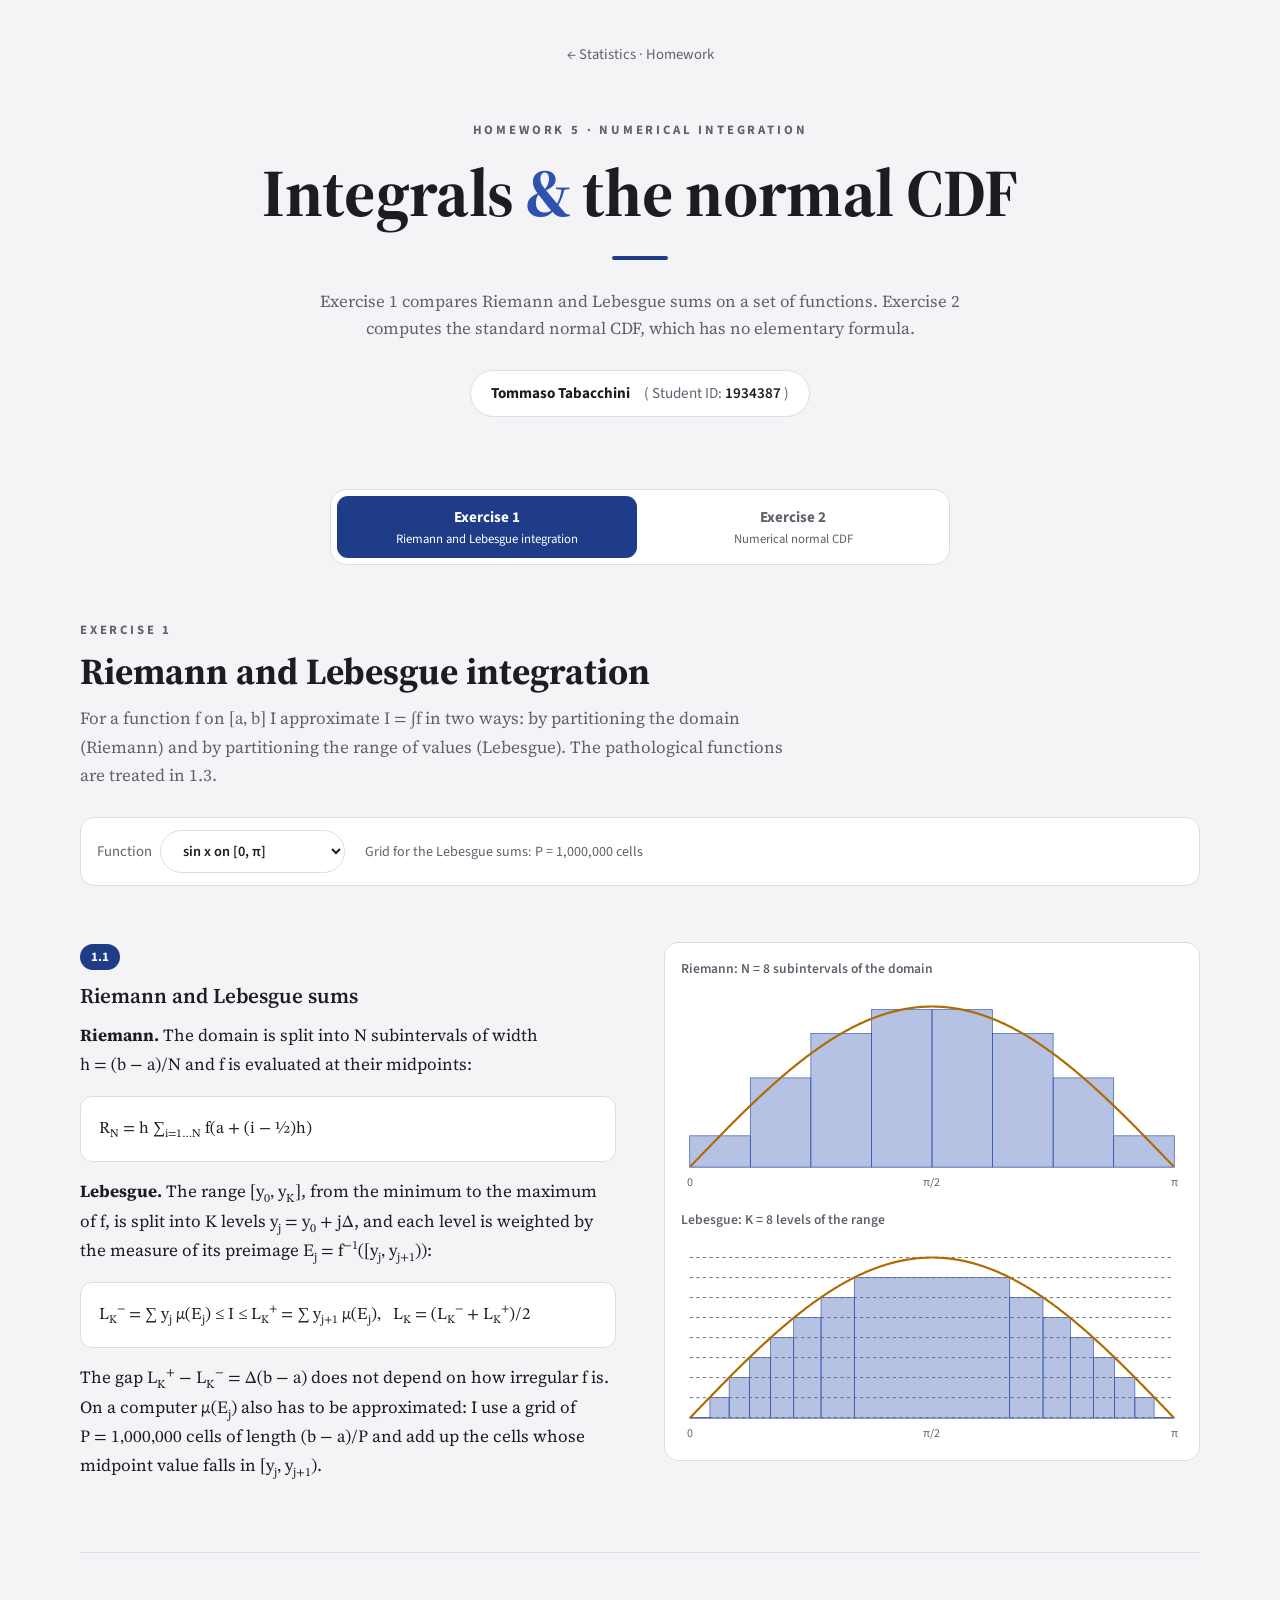
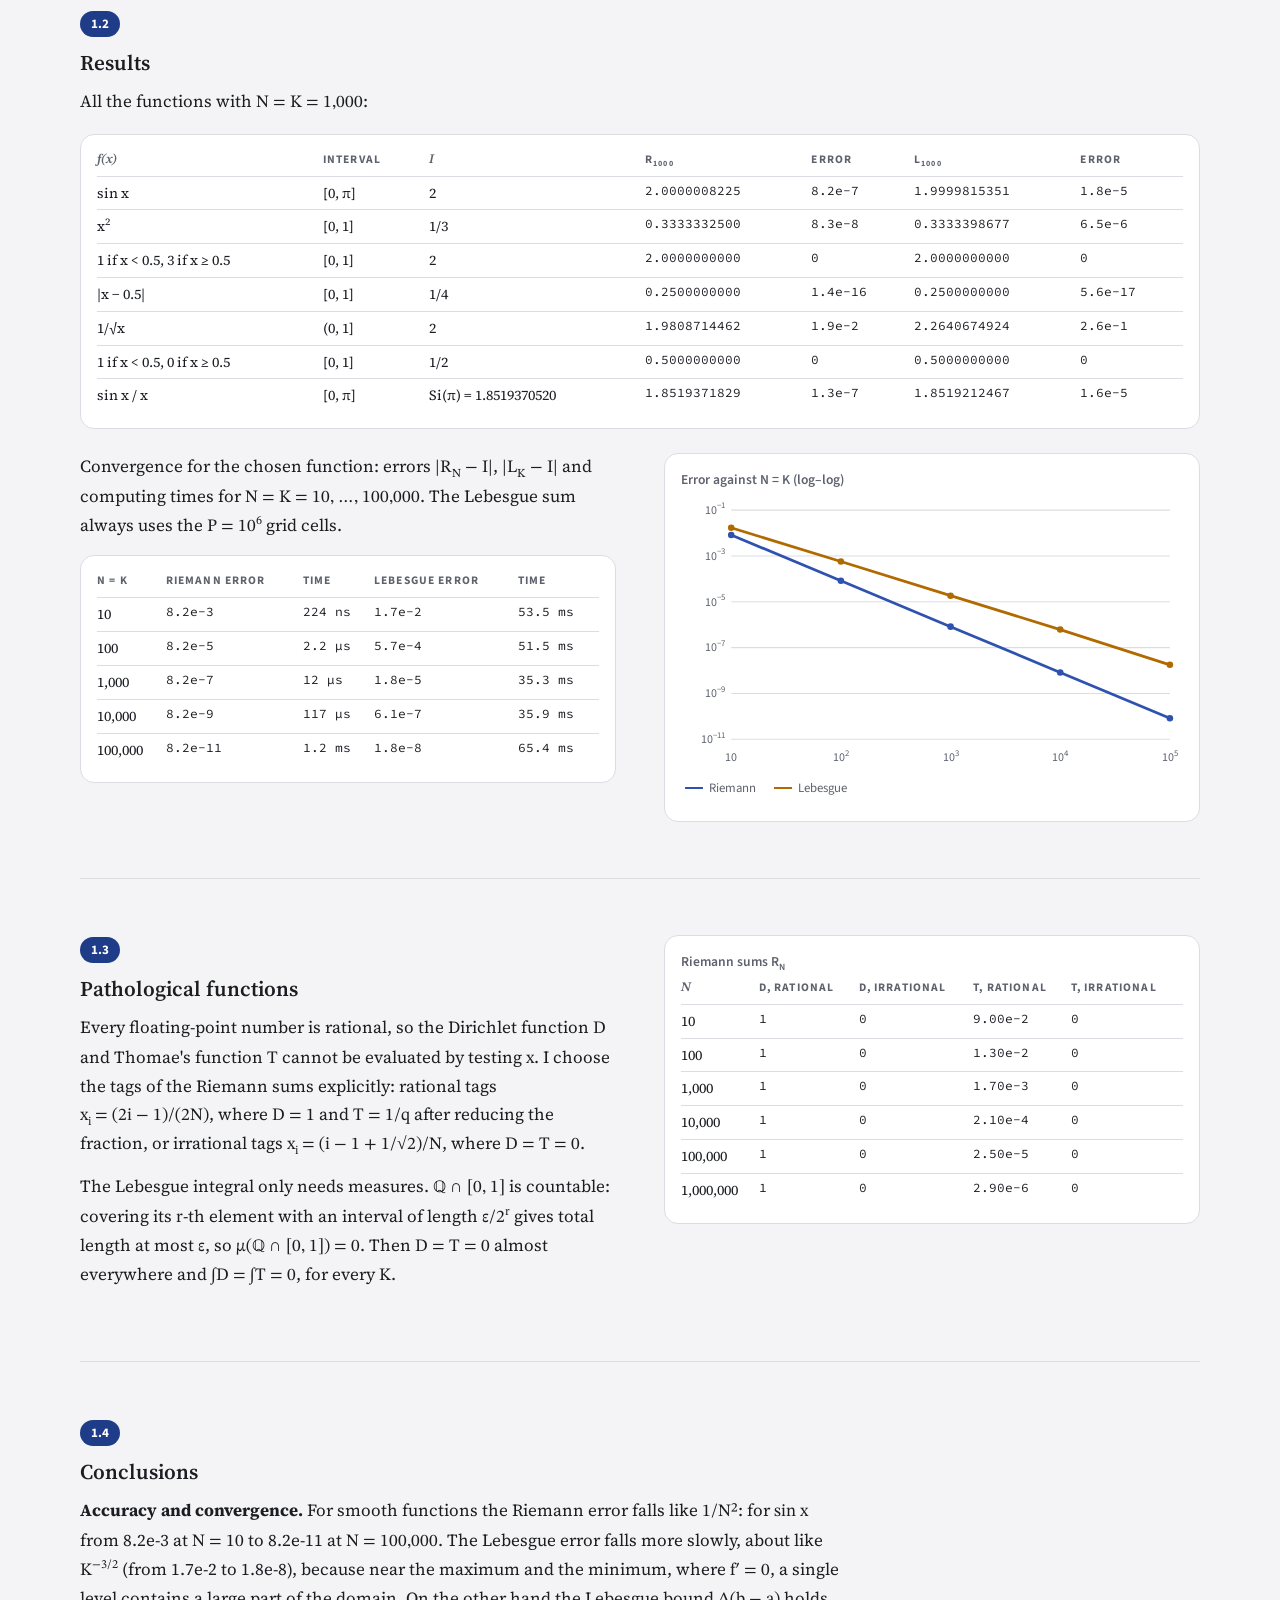
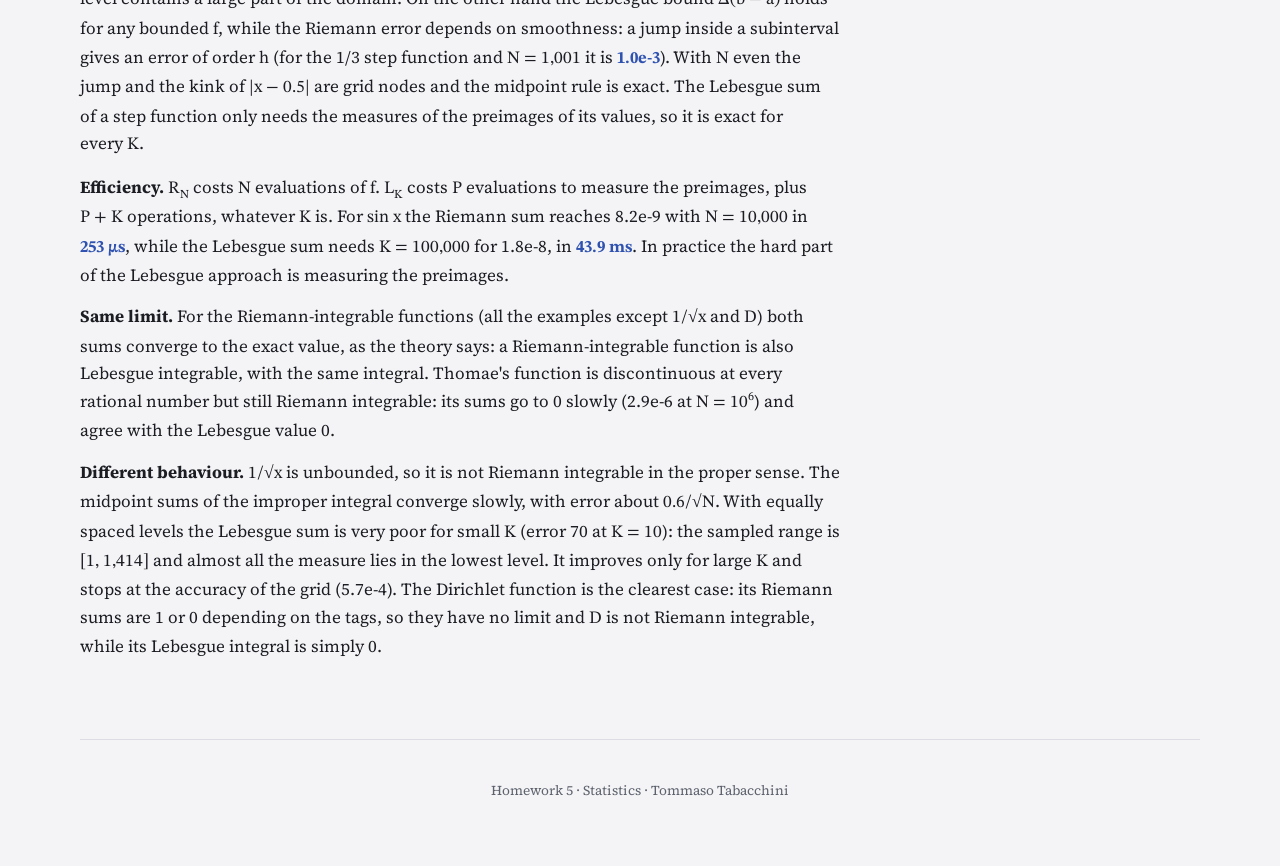
<file: Homework5/hw5.html>
<!doctype html>
<html lang="en">
  <head>
    <meta charset="utf-8" />
    <meta name="viewport" content="width=device-width, initial-scale=1" />
    <meta name="color-scheme" content="dark light" />
    <title>Homework 5 · Integration and the normal CDF</title>
    <link rel="preconnect" href="https://fonts.googleapis.com" />
    <link
      rel="stylesheet"
      href="https://fonts.googleapis.com/css2?family=Source+Serif+4:ital,wght@0,400;0,600;0,700;1,400&family=Source+Sans+3:wght@400;600;700&family=STIX+Two+Text:ital,wght@0,400;0,600;0,700;1,400&family=Source+Code+Pro:wght@400;600&display=swap"
    />
    <link rel="stylesheet" href="hw5.css" />
  </head>
  <body>
    <div class="wrap">
      <header>
        <a class="back" href="../index.html">← Statistics · Homework</a>
        <p class="eyebrow">Homework 5 · Numerical integration</p>
        <h1>Integrals <span>&amp;</span> the normal CDF</h1>
        <div class="rule"></div>
        <p class="lead">
          Exercise 1 compares Riemann and Lebesgue sums on a set of functions.
          Exercise 2 computes the standard normal CDF, which has no elementary
          formula.
        </p>
        <div class="student">
          <b>Tommaso Tabacchini</b><span>( Student ID: <i>1934387</i> )</span>
        </div>
      </header>

      <nav class="tabs" role="tablist" aria-label="Exercises">
        <button role="tab" id="t-ex1" aria-controls="ex1" aria-selected="true">
          <b>Exercise 1</b><span>Riemann and Lebesgue integration</span>
        </button>
        <button role="tab" id="t-ex2" aria-controls="ex2" aria-selected="false">
          <b>Exercise 2</b><span>Numerical normal CDF</span>
        </button>
      </nav>

      <section class="part ex" id="ex1" role="tabpanel" aria-labelledby="t-ex1">
        <p class="eyebrow">Exercise 1</p>
        <h2>Riemann and Lebesgue integration</h2>
        <p class="intro">
          For a function <span class="m">f</span> on
          <span class="m">[a, b]</span> I approximate
          <span class="m">I = ∫f</span> in two ways: by partitioning the domain
          (Riemann) and by partitioning the range of values (Lebesgue). The
          pathological functions are treated in 1.3.
        </p>
        <div class="ctls">
          <label
            >Function
            <select id="sf">
              <option value="0" selected>sin x on [0, π]</option>
              <option value="1">x² on [0, 1]</option>
              <option value="2">1 if x &lt; 0.5, 3 if x ≥ 0.5</option>
              <option value="3">|x − 0.5| on [0, 1]</option>
              <option value="4">1/√x on (0, 1]</option>
              <option value="5">1 if x &lt; 0.5, 0 if x ≥ 0.5</option>
              <option value="6">sin x / x on [0, π]</option>
            </select></label
          >
          <span class="info" id="info" aria-live="polite"></span>
        </div>

        <div class="find" id="s11">
          <div>
            <span class="num">1.1</span>
            <h3>Riemann and Lebesgue sums</h3>
            <p>
              <strong>Riemann.</strong> The domain is split into
              <span class="m">N</span> subintervals of width
              <span class="m">h = (b − a)/N</span> and
              <span class="m">f</span> is evaluated at their midpoints:
            </p>
            <div class="box formula">
              R<sub>N</sub> = h ∑<sub>i=1…N</sub> f(a + (i − ½)h)
            </div>
            <p>
              <strong>Lebesgue.</strong> The range
              <span class="m">[y<sub>0</sub>, y<sub>K</sub>]</span>, from the
              minimum to the maximum of <span class="m">f</span>, is split into
              <span class="m">K</span> levels
              <span class="m">y<sub>j</sub> = y<sub>0</sub> + jΔ</span>, and
              each level is weighted by the measure of its preimage
              <span class="m"
                >E<sub>j</sub> = f<sup>−1</sup>([y<sub>j</sub>,
                y<sub>j+1</sub>))</span
              >:
            </p>
            <div class="box formula">
              L<sub>K</sub><sup>−</sup> = ∑ y<sub>j</sub> μ(E<sub>j</sub>) ≤ I ≤
              L<sub>K</sub><sup>+</sup> = ∑ y<sub>j+1</sub>
              μ(E<sub>j</sub>),&nbsp;&nbsp; L<sub>K</sub> = (L<sub>K</sub
              ><sup>−</sup> + L<sub>K</sub><sup>+</sup>)/2
            </div>
            <p>
              The gap
              <span class="m"
                >L<sub>K</sub><sup>+</sup> − L<sub>K</sub><sup>−</sup> = Δ(b −
                a)</span
              >
              does not depend on how irregular <span class="m">f</span> is. On a
              computer <span class="m">μ(E<sub>j</sub>)</span> also has to be
              approximated: I use a grid of
              <span class="m">P = 1,000,000</span> cells of length
              <span class="m">(b − a)/P</span> and add up the cells whose
              midpoint value falls in
              <span class="m">[y<sub>j</sub>, y<sub>j+1</sub>)</span>.
            </p>
          </div>
          <div class="fig">
            <h4>Riemann: N = 8 subintervals of the domain</h4>
            <svg id="pR"></svg>
            <h4 class="h4b">Lebesgue: K = 8 levels of the range</h4>
            <svg id="pL"></svg>
          </div>
        </div>

        <div class="block" id="s12">
          <span class="num">1.2</span>
          <h3>Results</h3>
          <div class="txt">
            <p>
              All the functions with
              <span class="m">N = K = 1,000</span>:
            </p>
          </div>
          <div class="tw2 fig">
            <table class="tbl nw" id="tS"></table>
          </div>
          <div class="find sub">
            <div>
              <p>
                Convergence for the chosen function: errors
                <span class="m">|R<sub>N</sub> − I|</span>,
                <span class="m">|L<sub>K</sub> − I|</span> and computing times
                for <span class="m">N = K = 10, …, 100,000</span>. The Lebesgue
                sum always uses the <span class="m">P = 10<sup>6</sup></span>
                grid cells.
              </p>
              <div class="tw2 fig">
                <table class="tbl nw" id="tC"></table>
              </div>
            </div>
            <div class="fig">
              <h4>Error against N = K (log–log)</h4>
              <svg id="cC"></svg>
              <div class="legend">
                <span><i class="l1"></i>Riemann</span>
                <span><i class="l2"></i>Lebesgue</span>
              </div>
              <p class="note" id="cNote"></p>
            </div>
          </div>
        </div>

        <div class="find" id="s13">
          <div>
            <span class="num">1.3</span>
            <h3>Pathological functions</h3>
            <p>
              Every floating-point number is rational, so the Dirichlet function
              <span class="m">D</span> and Thomae's function
              <span class="m">T</span> cannot be evaluated by testing
              <span class="m">x</span>. I choose the tags of the Riemann sums
              explicitly: rational tags
              <span class="m">x<sub>i</sub> = (2i − 1)/(2N)</span>, where
              <span class="m">D = 1</span> and
              <span class="m">T = 1/q</span> after reducing the fraction, or
              irrational tags
              <span class="m">x<sub>i</sub> = (i − 1 + 1/√2)/N</span>, where
              <span class="m">D = T = 0</span>.
            </p>
            <p>
              The Lebesgue integral only needs measures.
              <span class="m">ℚ ∩ [0, 1]</span> is countable: covering its
              <span class="m">r</span>-th element with an interval of length
              <span class="m">ε/2<sup>r</sup></span> gives total length at most
              <span class="m">ε</span>, so
              <span class="m">μ(ℚ ∩ [0, 1]) = 0</span>. Then
              <span class="m">D = T = 0</span> almost everywhere and
              <span class="m">∫D = ∫T = 0</span>, for every
              <span class="m">K</span>.
            </p>
          </div>
          <div class="tw2 fig">
            <h4>Riemann sums R<sub>N</sub></h4>
            <table class="tbl nw" id="tP"></table>
          </div>
        </div>

        <div class="block" id="s14">
          <span class="num">1.4</span>
          <h3>Conclusions</h3>
          <div class="txt">
            <p>
              <strong>Accuracy and convergence.</strong> For smooth functions
              the Riemann error falls like <span class="m">1/N²</span>: for
              <span class="m">sin x</span> from 8.2e-3 at
              <span class="m">N = 10</span> to 8.2e-11 at
              <span class="m">N = 100,000</span>. The Lebesgue error falls more
              slowly, about like <span class="m">K<sup>−3/2</sup></span> (from
              1.7e-2 to 1.8e-8), because near the maximum and the minimum, where
              <span class="m">f′ = 0</span>, a single level contains a large
              part of the domain. On the other hand the Lebesgue bound
              <span class="m">Δ(b − a)</span> holds for any bounded
              <span class="m">f</span>, while the Riemann error depends on
              smoothness: a jump inside a subinterval gives an error of order
              <span class="m">h</span> (for the 1/3 step function and
              <span class="m">N = 1,001</span> it is
              <span class="v" data-s="odd"></span>). With
              <span class="m">N</span> even the jump and the kink of
              <span class="m">|x − 0.5|</span> are grid nodes and the midpoint
              rule is exact. The Lebesgue sum of a step function only needs the
              measures of the preimages of its values, so it is exact for every
              <span class="m">K</span>.
            </p>
            <p>
              <strong>Efficiency.</strong>
              <span class="m">R<sub>N</sub></span> costs
              <span class="m">N</span> evaluations of <span class="m">f</span>.
              <span class="m">L<sub>K</sub></span> costs
              <span class="m">P</span> evaluations to measure the preimages,
              plus <span class="m">P + K</span> operations, whatever
              <span class="m">K</span> is. For <span class="m">sin x</span> the
              Riemann sum reaches 8.2e-9 with
              <span class="m">N = 10,000</span> in
              <span class="v" data-s="tR"></span>, while the Lebesgue sum needs
              <span class="m">K = 100,000</span> for 1.8e-8, in
              <span class="v" data-s="tL"></span>. In practice the hard part of
              the Lebesgue approach is measuring the preimages.
            </p>
            <p>
              <strong>Same limit.</strong> For the Riemann-integrable functions
              (all the examples except <span class="m">1/√x</span> and
              <span class="m">D</span>) both sums converge to the exact value,
              as the theory says: a Riemann-integrable function is also Lebesgue
              integrable, with the same integral. Thomae's function is
              discontinuous at every rational number but still Riemann
              integrable: its sums go to 0 slowly (2.9e-6 at
              <span class="m">N = 10<sup>6</sup></span
              >) and agree with the Lebesgue value 0.
            </p>
            <p>
              <strong>Different behaviour.</strong>
              <span class="m">1/√x</span> is unbounded, so it is not Riemann
              integrable in the proper sense. The midpoint sums of the improper
              integral converge slowly, with error about
              <span class="m">0.6/√N</span>. With equally spaced levels the
              Lebesgue sum is very poor for small
              <span class="m">K</span> (error 70 at
              <span class="m">K = 10</span>): the sampled range is
              <span class="m">[1, 1,414]</span> and almost all the measure lies
              in the lowest level. It improves only for large
              <span class="m">K</span> and stops at the accuracy of the grid
              (5.7e-4). The Dirichlet function is the clearest case: its Riemann
              sums are 1 or 0 depending on the tags, so they have no limit and
              <span class="m">D</span> is not Riemann integrable, while its
              Lebesgue integral is simply 0.
            </p>
          </div>
        </div>
      </section>

      <section
        class="part ex"
        id="ex2"
        role="tabpanel"
        aria-labelledby="t-ex2"
        hidden
      >
        <p class="eyebrow">Exercise 2</p>
        <h2>Numerical computation of the normal CDF</h2>
        <p class="intro">
          <span class="m"
            >Φ(x) = P(Z ≤ x) = ∫<sub>−∞</sub><sup>x</sup> φ(t) dt</span
          >
          with
          <span class="m">φ(t) = e<sup>−t²/2</sup>/√(2π)</span>. The integral
          over the whole line equals 1 (with polar coordinates,
          <a
            href="https://faculty.etsu.edu/gardnerr/4047/notes-Hogg-McKean-Craig/Hogg-McKean-Craig-3-4.pdf"
            >Hogg, McKean, Craig §3.4</a
          >), but for a finite <span class="m">x</span> there is no formula with
          elementary functions.
        </p>

        <div class="find" id="s21">
          <div>
            <span class="num">2.1</span>
            <h3>Why Φ is not elementary: Liouville's theorem</h3>
            <p>
              Liouville's theorem, in the form used for integrands
              <span class="m">f e<sup>g</sup></span
              >: if <span class="m">f</span> and <span class="m">g</span> are
              rational functions, <span class="m">g</span> not constant, and
              <span class="m">∫ f e<sup>g</sup> dx</span> is elementary, then
            </p>
            <div class="box formula">
              ∫ f e<sup>g</sup> dx = R e<sup>g</sup> + C,&nbsp;&nbsp; R
              rational, i.e. f = R′ + g′R
            </div>
            <p>
              For <span class="m">e<sup>−t²/2</sup></span> we have
              <span class="m">f = 1</span> and <span class="m">g = −t²/2</span>,
              so we would need a rational <span class="m">R</span> with
              <span class="m">R′ − tR = 1</span>. This is impossible:
            </p>
            <ul class="lst">
              <li>
                if <span class="m">R</span> is a polynomial of degree
                <span class="m">d</span>, <span class="m">tR</span> has degree
                <span class="m">d + 1</span> and
                <span class="m">R′</span> degree <span class="m">d − 1</span>,
                so <span class="m">R′ − tR</span> has degree
                <span class="m">d + 1 ≥ 1</span> and is not the constant 1 (and
                <span class="m">R = 0</span> gives 0);
              </li>
              <li>
                if <span class="m">R</span> has a pole of order
                <span class="m">k ≥ 1</span> at some <span class="m">c</span>,
                then <span class="m">R′</span> has a pole of order
                <span class="m">k + 1</span> there, while
                <span class="m">tR</span> has order at most
                <span class="m">k</span> and 1 has none.
              </li>
            </ul>
            <p>
              So <span class="m">e<sup>−t²/2</sup></span> has no elementary
              antiderivative, and neither has
              <span class="m">Φ(x) = ½ + ∫<sub>0</sub><sup>x</sup> φ(t) dt</span
              >.
            </p>
          </div>
          <div>
            <span class="num">2.2</span>
            <h3>The error function</h3>
            <div class="box formula">
              erf(z) = (2/√π) ∫<sub>0</sub><sup>z</sup> e<sup>−s²</sup>
              ds,&nbsp;&nbsp; Φ(x) = ½[1 + erf(x/√2)]
            </div>
            <p>
              The second identity follows from
              <span class="m">t = √2 s</span> and is an exact representation of
              <span class="m">Φ</span>: erf is a new function, defined by that
              integral, with known properties (it is odd,
              <span class="m">erf(∞) = 1</span>, it has series and asymptotic
              expansions). But giving the integral a name does not give its
              digits. Like <span class="m">sin</span> or
              <span class="m">exp</span>, erf has to be computed by an
              algorithm, and JavaScript does not even have
              <code>Math.erf</code>, so every method below is written by hand.
            </p>
          </div>
        </div>

        <div class="find" id="s23">
          <div>
            <span class="num">2.3</span>
            <h3>Numerical methods</h3>
            <ul class="lst">
              <li>
                <strong>Simpson's rule</strong> on
                <span class="m">½ + ∫<sub>0</sub><sup>x</sup> φ</span> with
                <span class="m">n</span> subintervals, error
                <span class="m">O(h<sup>4</sup>)</span>,
                <span class="m">h = x/n</span>.
              </li>
              <li>
                <strong>Power series of erf</strong>:
                <div class="box formula">
                  erf(z) = (2/√π) ∑<sub>k≥0</sub> (−1)<sup>k</sup>
                  z<sup>2k+1</sup>/(k! (2k + 1))
                </div>
                It converges for every <span class="m">z</span>, but the terms
                alternate in sign and grow up to about
                <span class="m">e<sup>z²</sup></span> before decreasing, so for
                large <span class="m">z</span> the digits cancel.
              </li>
              <li>
                <strong>Abramowitz–Stegun 7.1.26</strong>:
                <span class="m"
                  >erf(z) ≈ 1 − (a<sub>1</sub>t + … +
                  a<sub>5</sub>t<sup>5</sup>) e<sup>−z²</sup></span
                >, <span class="m">t = 1/(1 + pz)</span>, with fixed constants
                and error at most <span class="m">1.5 · 10<sup>−7</sup></span
                >.
              </li>
            </ul>
            <p>
              <strong>My method</strong> combines two expansions chosen so that
              no subtraction of close numbers happens:
            </p>
            <ul class="lst">
              <li>
                <span class="m">|x| &lt; 2.5</span>:
                <span class="m"
                  >S(x) = e<sup>x²/2</sup> ∫<sub>0</sub><sup>x</sup> e<sup
                    >−t²/2</sup
                  >
                  dt</span
                >
                satisfies <span class="m">S′ = xS + 1</span>,
                <span class="m">S(0) = 0</span>, which gives a series whose
                terms all have the same sign:
                <div class="box formula">
                  Φ(x) = ½ + φ(x) ∑<sub>k≥0</sub> x<sup>2k+1</sup>/(1 · 3 · … ·
                  (2k + 1))
                </div>
              </li>
              <li>
                <span class="m">|x| ≥ 2.5</span>: the tail has Laplace's
                continued fraction, with <span class="m">a = |x|</span>,
                <div class="box formula">
                  1 − Φ(a) = φ(a)/(a + 1/(a + 2/(a + 3/(a + …))))
                </div>
                evaluated with Lentz's algorithm until the relative change is
                below
                <span class="m">10<sup>−16</sup></span
                >. For <span class="m">x &lt; 0</span> this is
                <span class="m">Φ(x)</span> itself, so the left tail keeps full
                relative precision.
              </li>
            </ul>
          </div>
          <pre>
function normcdf(x) {
  const a = Math.abs(x);
  if (a &lt; 2.5) {
    let t = x,
      s = x;
    for (let k = 1; Math.abs(t) &gt; 1e-17 * Math.abs(s); k++) {
      t *= (x * x) / (2 * k + 1);
      s += t;
    }
    return 0.5 + phi(x) * s;
  }
  let f = a,
    c = a,
    d = 0;
  for (let k = 1; k &lt; 500; k++) {
    d = 1 / (a + k * d);
    c = a + k / c;
    f *= c * d;
    if (Math.abs(c * d - 1) &lt; 1e-16) break;
  }
  const tail = phi(a) / f;
  return x &lt; 0 ? tail : 1 - tail;
}</pre
          >
        </div>

        <div class="block" id="s24">
          <span class="num">2.4</span>
          <h3>Results</h3>
          <div class="txt">
            <p>
              The reference is the table of numerical values in Wikipedia's
              article on the
              <a
                href="https://en.wikipedia.org/wiki/68%E2%80%9395%E2%80%9399.7_rule"
                >68–95–99.7 rule</a
              >, which gives
              <span class="m">p = P(|Z| ≤ x) = 2Φ(x) − 1</span> to 15 decimals,
              so <span class="m">Φ(x) = (1 + p)/2</span> with an uncertainty of
              <span class="m">5 · 10<sup>−16</sup></span
              >. Absolute errors:
            </p>
          </div>
          <div class="tw2 fig">
            <table class="tbl nw" id="tN"></table>
          </div>
          <div class="txt">
            <p>
              In the left tail <span class="m">Φ(x)</span> is tiny and absolute
              errors say little. The same table gives the expected frequency
              outside <span class="m">μ ± kσ</span> as "1 in
              <span class="m">N</span>", i.e.
              <span class="m">Φ(−k) = 1/(2N)</span>, with relative precision
              <span class="m">0.5/N</span>. Relative errors:
            </p>
          </div>
          <div class="tw2 fig">
            <table class="tbl nw" id="tT"></table>
          </div>
          <div class="txt">
            <p>
              Efficiency: maximum absolute error at the 33 reference points
              <span class="m">x = 0, ±0.5, …, ±8</span> and average time per
              evaluation over 100,000 random <span class="m">x</span> in
              <span class="m">[−8, 8]</span>:
            </p>
          </div>
          <div class="tw2 fig">
            <table class="tbl nw" id="tE"></table>
          </div>
        </div>

        <div class="block" id="s25">
          <span class="num">2.5</span>
          <h3>Conclusions</h3>
          <div class="txt">
            <p>
              <strong>Accuracy.</strong> My method agrees with the reference
              within its uncertainty at every point, and in the left tail its
              relative error is below the precision of the reference. The erf
              series is exact for small <span class="m">x</span> but loses
              digits by cancellation as <span class="m">x</span> grows (error
              <span class="v" data-s="es8"></span> at
              <span class="m">x = 8</span>). Abramowitz–Stegun has a uniform
              error of about <span class="m">10<sup>−7</sup></span
              >, and Simpson's error falls like
              <span class="m">n<sup>−4</sup></span
              >. All the formulas of the type ½ + something lose the left tail,
              because they compute a tiny number as the difference of two
              numbers close to ½.
            </p>
            <p>
              <strong>Efficiency.</strong> Abramowitz–Stegun is the fastest
              (<span class="v" data-s="tAS"></span>) but gives only 7 digits. My
              method gives full double precision in
              <span class="v" data-s="tMy"></span> with at most about 70 terms.
              Simpson's rule needs <span class="m">n</span> evaluations of
              <span class="m">φ</span> per point, and the erf series needs more
              and more terms as <span class="m">|x|</span> grows.
            </p>
            <p>
              <strong>Why numerical methods are still needed.</strong> erf gives
              an exact closed form for <span class="m">Φ</span>, but evaluating
              erf still requires one of these algorithms. Numerical libraries do
              the same, with series, continued fractions and rational
              approximations on different ranges of <span class="m">x</span>.
            </p>
          </div>
        </div>
      </section>

      <footer>Homework 5 · Statistics · Tommaso Tabacchini</footer>
    </div>

    <script src="integrals.js"></script>
    <script src="normcdf.js"></script>
    <script src="hw5.js"></script>
  </body>
</html>
</file>
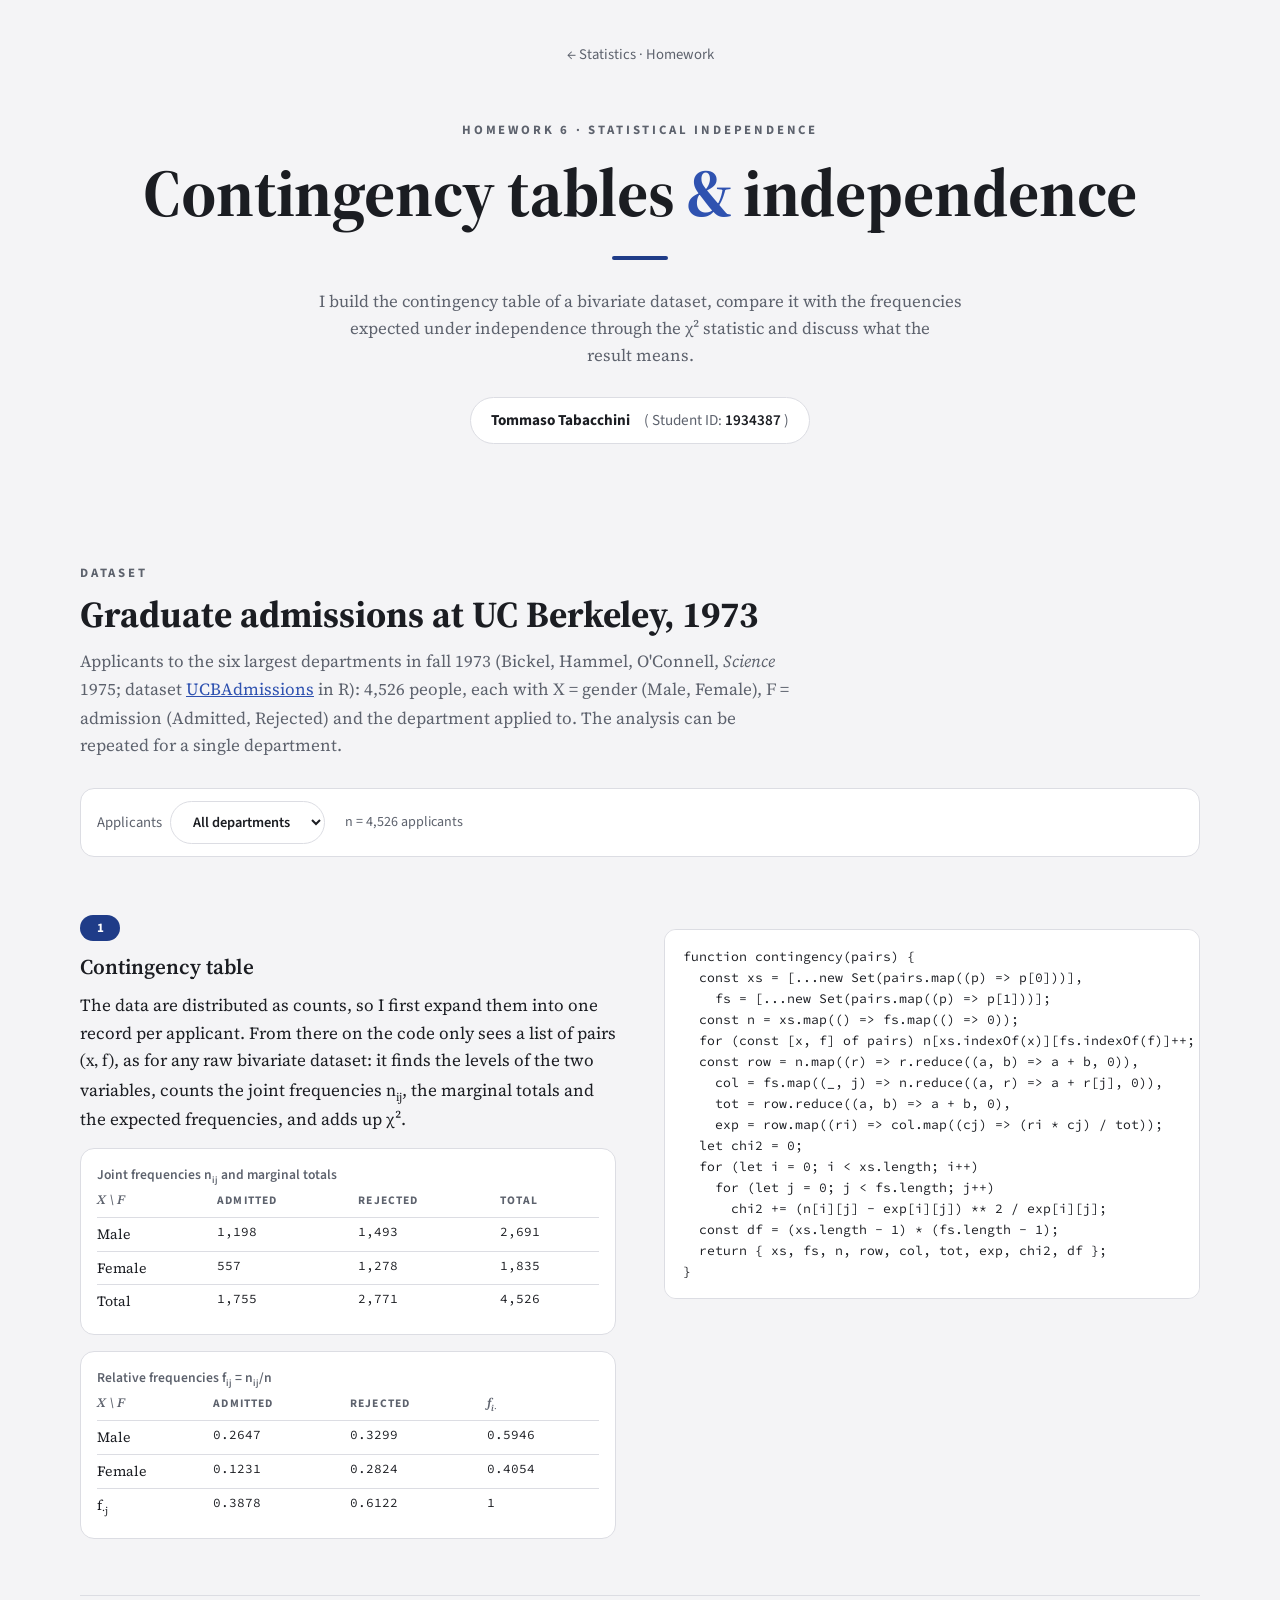
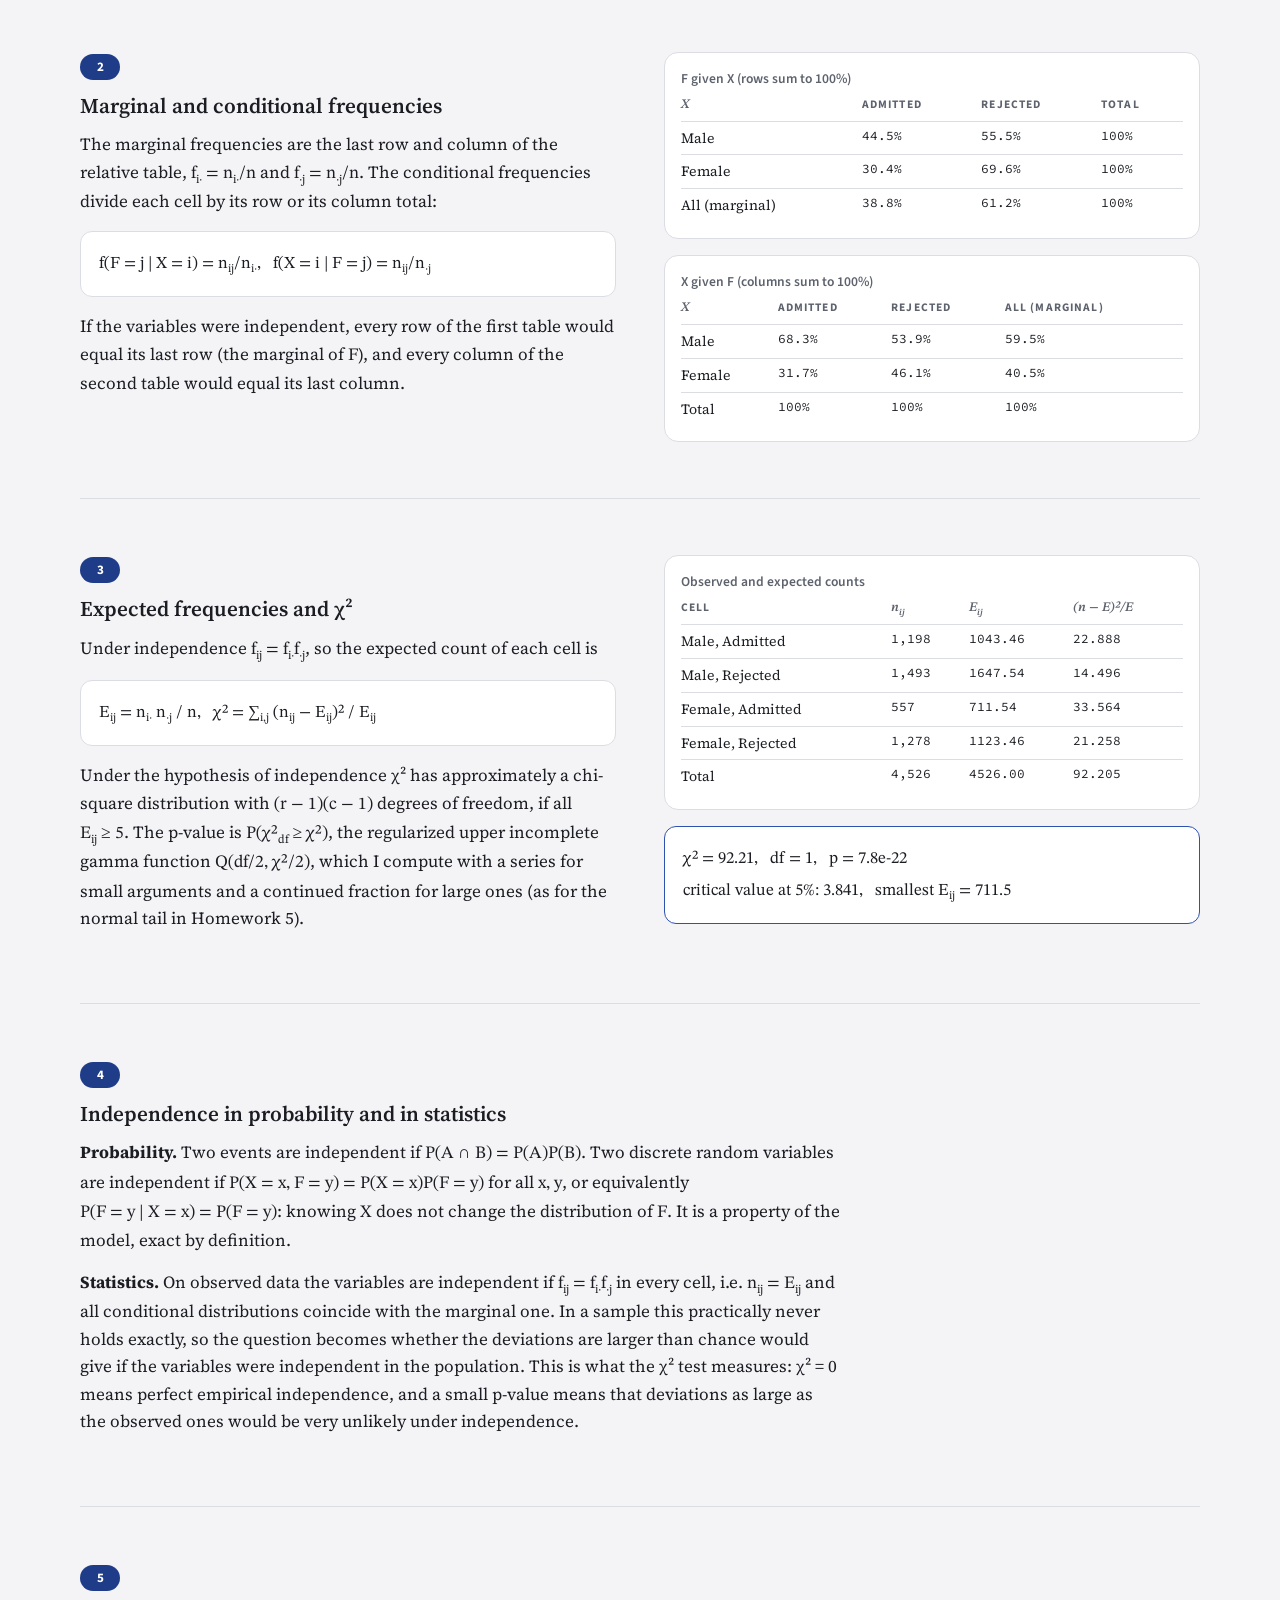
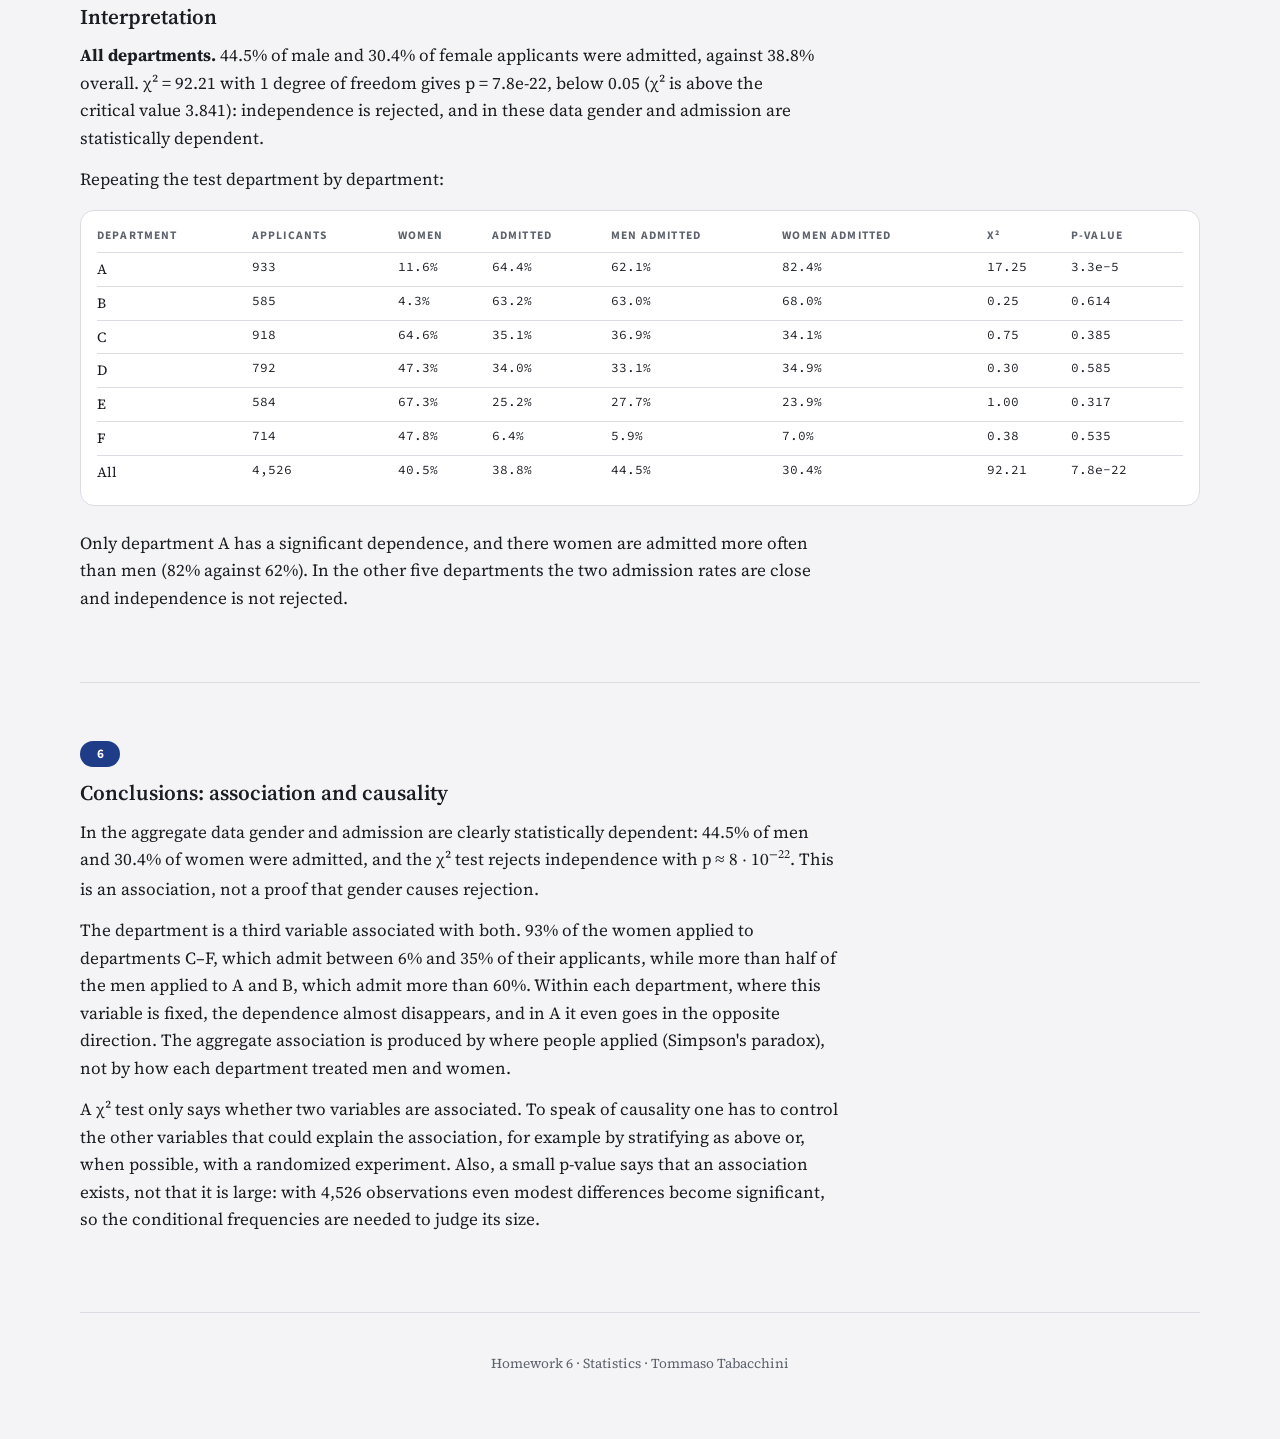
<file: Homework6/hw6.html>
<!doctype html>
<html lang="en">
  <head>
    <meta charset="utf-8" />
    <meta name="viewport" content="width=device-width, initial-scale=1" />
    <meta name="color-scheme" content="dark light" />
    <title>Homework 6 · Statistical independence</title>
    <link rel="preconnect" href="https://fonts.googleapis.com" />
    <link
      rel="stylesheet"
      href="https://fonts.googleapis.com/css2?family=Source+Serif+4:ital,wght@0,400;0,600;0,700;1,400&family=Source+Sans+3:wght@400;600;700&family=STIX+Two+Text:ital,wght@0,400;0,600;0,700;1,400&family=Source+Code+Pro:wght@400;600&display=swap"
    />
    <link rel="stylesheet" href="hw6.css" />
  </head>
  <body>
    <div class="wrap">
      <header>
        <a class="back" href="../index.html">← Statistics · Homework</a>
        <p class="eyebrow">Homework 6 · Statistical independence</p>
        <h1>Contingency tables <span>&amp;</span> independence</h1>
        <div class="rule"></div>
        <p class="lead">
          I build the contingency table of a bivariate dataset, compare it with
          the frequencies expected under independence through the χ² statistic
          and discuss what the result means.
        </p>
        <div class="student">
          <b>Tommaso Tabacchini</b><span>( Student ID: <i>1934387</i> )</span>
        </div>
      </header>

      <section class="part ex" id="hw">
        <p class="eyebrow">Dataset</p>
        <h2>Graduate admissions at UC Berkeley, 1973</h2>
        <p class="intro">
          Applicants to the six largest departments in fall 1973 (Bickel,
          Hammel, O'Connell, <i>Science</i> 1975; dataset
          <a
            href="https://search.r-project.org/R/refmans/datasets/html/UCBAdmissions.html"
            >UCBAdmissions</a
          >
          in R): 4,526 people, each with
          <span class="m">X</span> = gender (Male, Female),
          <span class="m">F</span> = admission (Admitted, Rejected) and the
          department applied to. The analysis can be repeated for a single
          department.
        </p>
        <div class="ctls">
          <label
            >Applicants
            <select id="sd">
              <option value="all" selected>All departments</option>
              <option value="A">Department A</option>
              <option value="B">Department B</option>
              <option value="C">Department C</option>
              <option value="D">Department D</option>
              <option value="E">Department E</option>
              <option value="F">Department F</option>
            </select></label
          >
          <span class="info" id="info"></span>
        </div>

        <div class="find" id="s1">
          <div>
            <span class="num">1</span>
            <h3>Contingency table</h3>
            <p>
              The data are distributed as counts, so I first expand them into
              one record per applicant. From there on the code only sees a list
              of pairs <span class="m">(x, f)</span>, as for any raw bivariate
              dataset: it finds the levels of the two variables, counts the
              joint frequencies <span class="m">n<sub>ij</sub></span
              >, the marginal totals and the expected frequencies, and adds up
              χ².
            </p>
            <div class="tw2 fig">
              <h4>Joint frequencies n<sub>ij</sub> and marginal totals</h4>
              <table class="tbl nw" id="tO"></table>
            </div>
            <div class="tw2 fig">
              <h4>Relative frequencies f<sub>ij</sub> = n<sub>ij</sub>/n</h4>
              <table class="tbl nw" id="tJ"></table>
            </div>
          </div>
          <pre>
function contingency(pairs) {
  const xs = [...new Set(pairs.map((p) =&gt; p[0]))],
    fs = [...new Set(pairs.map((p) =&gt; p[1]))];
  const n = xs.map(() =&gt; fs.map(() =&gt; 0));
  for (const [x, f] of pairs) n[xs.indexOf(x)][fs.indexOf(f)]++;
  const row = n.map((r) =&gt; r.reduce((a, b) =&gt; a + b, 0)),
    col = fs.map((_, j) =&gt; n.reduce((a, r) =&gt; a + r[j], 0)),
    tot = row.reduce((a, b) =&gt; a + b, 0),
    exp = row.map((ri) =&gt; col.map((cj) =&gt; (ri * cj) / tot));
  let chi2 = 0;
  for (let i = 0; i &lt; xs.length; i++)
    for (let j = 0; j &lt; fs.length; j++)
      chi2 += (n[i][j] - exp[i][j]) ** 2 / exp[i][j];
  const df = (xs.length - 1) * (fs.length - 1);
  return { xs, fs, n, row, col, tot, exp, chi2, df };
}</pre
          >
        </div>

        <div class="find" id="s2">
          <div>
            <span class="num">2</span>
            <h3>Marginal and conditional frequencies</h3>
            <p>
              The marginal frequencies are the last row and column of the
              relative table,
              <span class="m">f<sub>i·</sub> = n<sub>i·</sub>/n</span> and
              <span class="m">f<sub>·j</sub> = n<sub>·j</sub>/n</span>. The
              conditional frequencies divide each cell by its row or its column
              total:
            </p>
            <div class="box formula">
              f(F = j | X = i) = n<sub>ij</sub>/n<sub>i·</sub>,&nbsp;&nbsp; f(X
              = i | F = j) = n<sub>ij</sub>/n<sub>·j</sub>
            </div>
            <p>
              If the variables were independent, every row of the first table
              would equal its last row (the marginal of
              <span class="m">F</span>), and every column of the second table
              would equal its last column.
            </p>
          </div>
          <div>
            <div class="tw2 fig">
              <h4>F given X (rows sum to 100%)</h4>
              <table class="tbl nw" id="tFX"></table>
            </div>
            <div class="tw2 fig">
              <h4>X given F (columns sum to 100%)</h4>
              <table class="tbl nw" id="tXF"></table>
            </div>
          </div>
        </div>

        <div class="find" id="s3">
          <div>
            <span class="num">3</span>
            <h3>Expected frequencies and χ²</h3>
            <p>
              Under independence
              <span class="m"
                >f<sub>ij</sub> = f<sub>i·</sub>f<sub>·j</sub></span
              >, so the expected count of each cell is
            </p>
            <div class="box formula">
              E<sub>ij</sub> = n<sub>i·</sub> n<sub>·j</sub> / n,&nbsp;&nbsp; χ²
              = ∑<sub>i,j</sub> (n<sub>ij</sub> − E<sub>ij</sub>)² / E<sub
                >ij</sub
              >
            </div>
            <p>
              Under the hypothesis of independence χ² has approximately a
              chi-square distribution with
              <span class="m">(r − 1)(c − 1)</span> degrees of freedom, if all
              <span class="m">E<sub>ij</sub> ≥ 5</span>. The p-value is
              <span class="m">P(χ²<sub>df</sub> ≥ χ²)</span>, the regularized
              upper incomplete gamma function
              <span class="m">Q(df/2, χ²/2)</span>, which I compute with a
              series for small arguments and a continued fraction for large ones
              (as for the normal tail in Homework 5).
            </p>
          </div>
          <div>
            <div class="tw2 fig">
              <h4>Observed and expected counts</h4>
              <table class="tbl nw" id="tE"></table>
            </div>
            <div class="box formula res" id="res"></div>
          </div>
        </div>

        <div class="block" id="s4">
          <span class="num">4</span>
          <h3>Independence in probability and in statistics</h3>
          <div class="txt">
            <p>
              <strong>Probability.</strong> Two events are independent if
              <span class="m">P(A ∩ B) = P(A)P(B)</span>. Two discrete random
              variables are independent if
              <span class="m">P(X = x, F = y) = P(X = x)P(F = y)</span> for all
              <span class="m">x, y</span>, or equivalently
              <span class="m">P(F = y | X = x) = P(F = y)</span>: knowing
              <span class="m">X</span> does not change the distribution of
              <span class="m">F</span>. It is a property of the model, exact by
              definition.
            </p>
            <p>
              <strong>Statistics.</strong> On observed data the variables are
              independent if
              <span class="m"
                >f<sub>ij</sub> = f<sub>i·</sub>f<sub>·j</sub></span
              >
              in every cell, i.e.
              <span class="m">n<sub>ij</sub> = E<sub>ij</sub></span>
              and all conditional distributions coincide with the marginal one.
              In a sample this practically never holds exactly, so the question
              becomes whether the deviations are larger than chance would give
              if the variables were independent in the population. This is what
              the χ² test measures: χ² = 0 means perfect empirical independence,
              and a small p-value means that deviations as large as the observed
              ones would be very unlikely under independence.
            </p>
          </div>
        </div>

        <div class="block" id="s5">
          <span class="num">5</span>
          <h3>Interpretation</h3>
          <div class="txt">
            <p id="verdict"></p>
            <p>Repeating the test department by department:</p>
          </div>
          <div class="tw2 fig">
            <table class="tbl nw" id="tD"></table>
          </div>
          <div class="txt">
            <p>
              Only department A has a significant dependence, and there women
              are admitted more often than men (82% against 62%). In the other
              five departments the two admission rates are close and
              independence is not rejected.
            </p>
          </div>
        </div>

        <div class="block" id="s6">
          <span class="num">6</span>
          <h3>Conclusions: association and causality</h3>
          <div class="txt">
            <p>
              In the aggregate data gender and admission are clearly
              statistically dependent: 44.5% of men and 30.4% of women were
              admitted, and the χ² test rejects independence with
              <span class="m">p ≈ 8 · 10<sup>−22</sup></span
              >. This is an association, not a proof that gender causes
              rejection.
            </p>
            <p>
              The department is a third variable associated with both. 93% of
              the women applied to departments C–F, which admit between 6% and
              35% of their applicants, while more than half of the men applied
              to A and B, which admit more than 60%. Within each department,
              where this variable is fixed, the dependence almost disappears,
              and in A it even goes in the opposite direction. The aggregate
              association is produced by where people applied (Simpson's
              paradox), not by how each department treated men and women.
            </p>
            <p>
              A χ² test only says whether two variables are associated. To speak
              of causality one has to control the other variables that could
              explain the association, for example by stratifying as above or,
              when possible, with a randomized experiment. Also, a small p-value
              says that an association exists, not that it is large: with 4,526
              observations even modest differences become significant, so the
              conditional frequencies are needed to judge its size.
            </p>
          </div>
        </div>
      </section>

      <footer>Homework 6 · Statistics · Tommaso Tabacchini</footer>
    </div>

    <script src="independence.js"></script>
    <script src="data.js"></script>
    <script src="hw6.js"></script>
  </body>
</html>
</file>
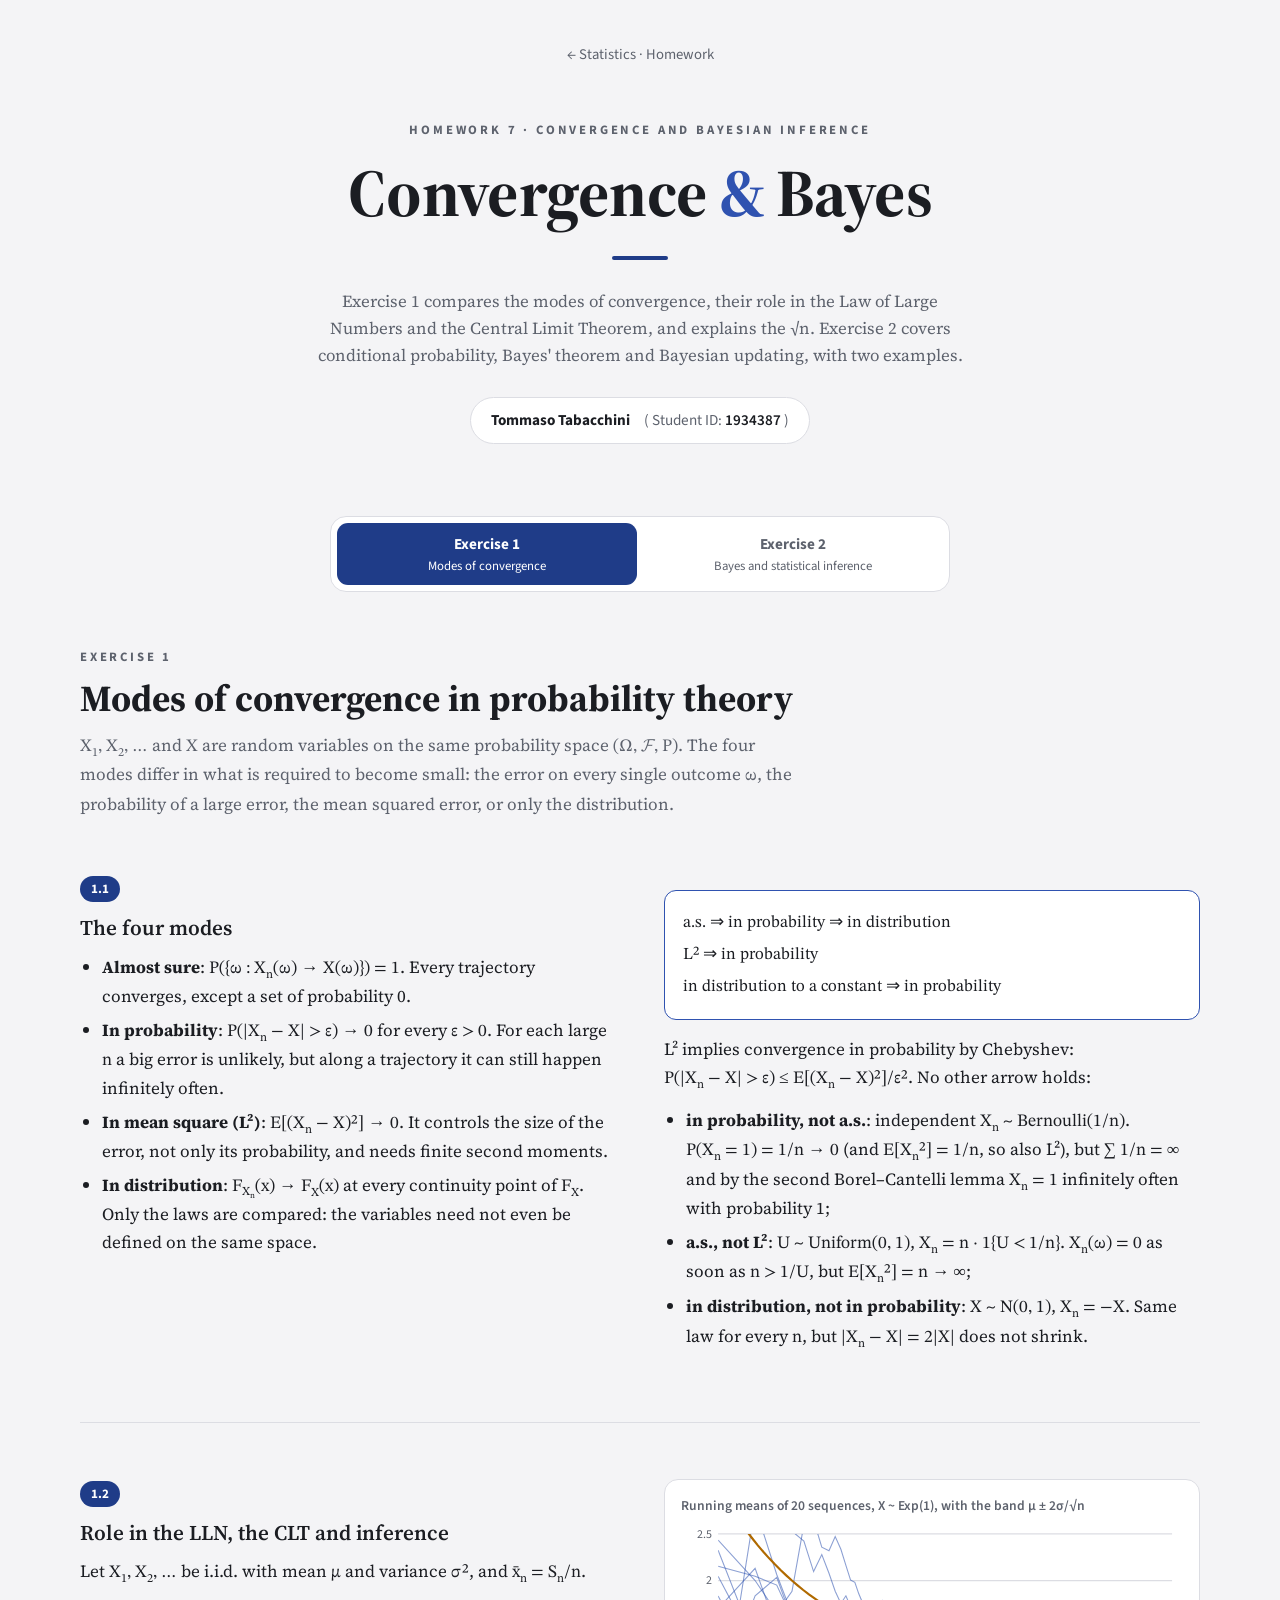
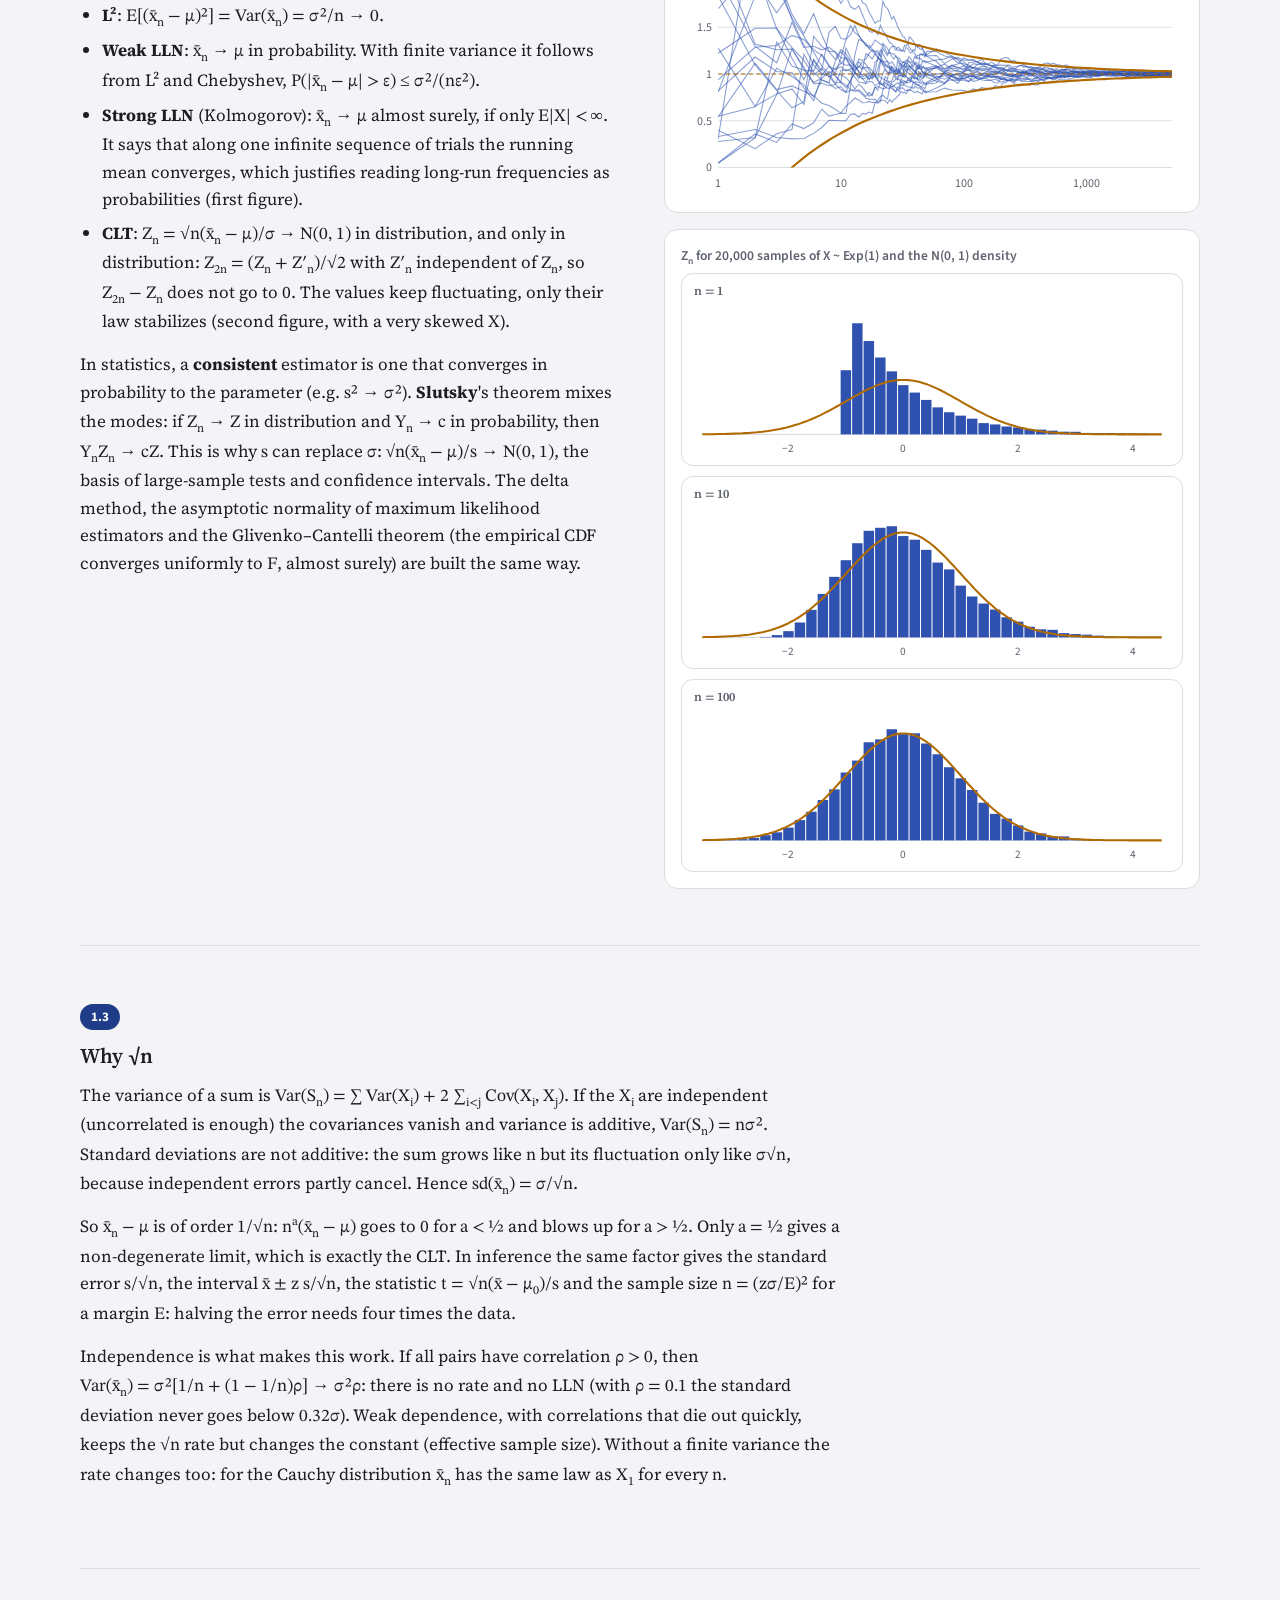
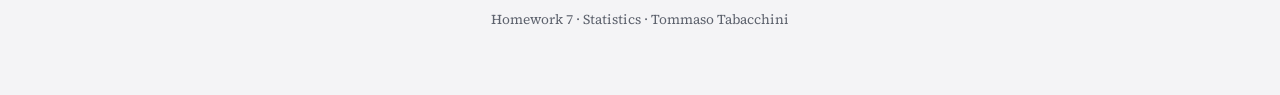
<file: Homework7/hw7.html>
<!doctype html>
<html lang="en">
  <head>
    <meta charset="utf-8" />
    <meta name="viewport" content="width=device-width, initial-scale=1" />
    <meta name="color-scheme" content="dark light" />
    <title>Homework 7 · Convergence and Bayesian inference</title>
    <link rel="preconnect" href="https://fonts.googleapis.com" />
    <link
      rel="stylesheet"
      href="https://fonts.googleapis.com/css2?family=Source+Serif+4:ital,wght@0,400;0,600;0,700;1,400&family=Source+Sans+3:wght@400;600;700&family=STIX+Two+Text:ital,wght@0,400;0,600;0,700;1,400&family=Source+Code+Pro:wght@400;600&display=swap"
    />
    <link rel="stylesheet" href="hw7.css" />
  </head>
  <body>
    <div class="wrap">
      <header>
        <a class="back" href="../index.html">← Statistics · Homework</a>
        <p class="eyebrow">Homework 7 · Convergence and Bayesian inference</p>
        <h1>Convergence <span>&amp;</span> Bayes</h1>
        <div class="rule"></div>
        <p class="lead">
          Exercise 1 compares the modes of convergence, their role in the Law of
          Large Numbers and the Central Limit Theorem, and explains the √n.
          Exercise 2 covers conditional probability, Bayes' theorem and Bayesian
          updating, with two examples.
        </p>
        <div class="student">
          <b>Tommaso Tabacchini</b><span>( Student ID: <i>1934387</i> )</span>
        </div>
      </header>

      <nav class="tabs" role="tablist" aria-label="Exercises">
        <button role="tab" id="t-ex1" aria-controls="ex1" aria-selected="true">
          <b>Exercise 1</b><span>Modes of convergence</span>
        </button>
        <button role="tab" id="t-ex2" aria-controls="ex2" aria-selected="false">
          <b>Exercise 2</b><span>Bayes and statistical inference</span>
        </button>
      </nav>

      <section class="part ex" id="ex1" role="tabpanel" aria-labelledby="t-ex1">
        <p class="eyebrow">Exercise 1</p>
        <h2>Modes of convergence in probability theory</h2>
        <p class="intro">
          <span class="m">X<sub>1</sub>, X<sub>2</sub>, …</span> and
          <span class="m">X</span> are random variables on the same probability
          space <span class="m">(Ω, 𝓕, P)</span>. The four modes differ in what
          is required to become small: the error on every single outcome
          <span class="m">ω</span>, the probability of a large error, the mean
          squared error, or only the distribution.
        </p>

        <div class="find" id="s11">
          <div>
            <span class="num">1.1</span>
            <h3>The four modes</h3>
            <ul class="lst">
              <li>
                <strong>Almost sure</strong>:
                <span class="m">P({ω : X<sub>n</sub>(ω) → X(ω)}) = 1</span>.
                Every trajectory converges, except a set of probability 0.
              </li>
              <li>
                <strong>In probability</strong>:
                <span class="m">P(|X<sub>n</sub> − X| &gt; ε) → 0</span>
                for every <span class="m">ε &gt; 0</span>. For each large
                <span class="m">n</span> a big error is unlikely, but along a
                trajectory it can still happen infinitely often.
              </li>
              <li>
                <strong>In mean square (L²)</strong>:
                <span class="m">E[(X<sub>n</sub> − X)²] → 0</span>. It controls
                the size of the error, not only its probability, and needs
                finite second moments.
              </li>
              <li>
                <strong>In distribution</strong>:
                <span class="m"
                  >F<sub>X<sub>n</sub></sub
                  >(x) → F<sub>X</sub>(x)</span
                >
                at every continuity point of <span class="m">F<sub>X</sub></span
                >. Only the laws are compared: the variables need not even be
                defined on the same space.
              </li>
            </ul>
          </div>
          <div>
            <div class="box formula res">
              a.s. ⇒ in probability ⇒ in distribution<br />
              L² ⇒ in probability<br />
              in distribution to a constant ⇒ in probability
            </div>
            <p>
              L² implies convergence in probability by Chebyshev:
              <span class="m"
                >P(|X<sub>n</sub> − X| &gt; ε) ≤ E[(X<sub>n</sub> −
                X)²]/ε²</span
              >. No other arrow holds:
            </p>
            <ul class="lst">
              <li>
                <strong>in probability, not a.s.</strong>: independent
                <span class="m">X<sub>n</sub> ~ Bernoulli(1/n)</span>.
                <span class="m">P(X<sub>n</sub> = 1) = 1/n → 0</span> (and
                <span class="m">E[X<sub>n</sub>²] = 1/n</span>, so also L²), but
                <span class="m">∑ 1/n = ∞</span> and by the second
                Borel–Cantelli lemma <span class="m">X<sub>n</sub> = 1</span>
                infinitely often with probability 1;
              </li>
              <li>
                <strong>a.s., not L²</strong>:
                <span class="m">U ~ Uniform(0, 1)</span>,
                <span class="m">X<sub>n</sub> = n · 1{U &lt; 1/n}</span>.
                <span class="m">X<sub>n</sub>(ω) = 0</span> as soon as
                <span class="m">n &gt; 1/U</span>, but
                <span class="m">E[X<sub>n</sub>²] = n → ∞</span>;
              </li>
              <li>
                <strong>in distribution, not in probability</strong>:
                <span class="m">X ~ N(0, 1)</span>,
                <span class="m">X<sub>n</sub> = −X</span>. Same law for every
                <span class="m">n</span>, but
                <span class="m">|X<sub>n</sub> − X| = 2|X|</span> does not
                shrink.
              </li>
            </ul>
          </div>
        </div>

        <div class="find" id="s12">
          <div>
            <span class="num">1.2</span>
            <h3>Role in the LLN, the CLT and inference</h3>
            <p>
              Let <span class="m">X<sub>1</sub>, X<sub>2</sub>, …</span> be
              i.i.d. with mean <span class="m">μ</span> and variance
              <span class="m">σ²</span>, and
              <span class="m">x̄<sub>n</sub> = S<sub>n</sub>/n</span>.
            </p>
            <ul class="lst">
              <li>
                <strong>L²</strong>:
                <span class="m"
                  >E[(x̄<sub>n</sub> − μ)²] = Var(x̄<sub>n</sub>) = σ²/n → 0</span
                >.
              </li>
              <li>
                <strong>Weak LLN</strong>:
                <span class="m">x̄<sub>n</sub> → μ</span> in probability. With
                finite variance it follows from L² and Chebyshev,
                <span class="m">P(|x̄<sub>n</sub> − μ| &gt; ε) ≤ σ²/(nε²)</span>.
              </li>
              <li>
                <strong>Strong LLN</strong> (Kolmogorov):
                <span class="m">x̄<sub>n</sub> → μ</span> almost surely, if only
                <span class="m">E|X| &lt; ∞</span>. It says that along one
                infinite sequence of trials the running mean converges, which
                justifies reading long-run frequencies as probabilities (first
                figure).
              </li>
              <li>
                <strong>CLT</strong>:
                <span class="m"
                  >Z<sub>n</sub> = √n(x̄<sub>n</sub> − μ)/σ → N(0, 1)</span
                >
                in distribution, and only in distribution:
                <span class="m"
                  >Z<sub>2n</sub> = (Z<sub>n</sub> + Z′<sub>n</sub>)/√2</span
                >
                with <span class="m">Z′<sub>n</sub></span> independent of
                <span class="m">Z<sub>n</sub></span
                >, so <span class="m">Z<sub>2n</sub> − Z<sub>n</sub></span> does
                not go to 0. The values keep fluctuating, only their law
                stabilizes (second figure, with a very skewed
                <span class="m">X</span>).
              </li>
            </ul>
            <p>
              In statistics, a <strong>consistent</strong> estimator is one that
              converges in probability to the parameter (e.g.
              <span class="m">s² → σ²</span>). <strong>Slutsky</strong>'s
              theorem mixes the modes: if
              <span class="m">Z<sub>n</sub> → Z</span> in distribution and
              <span class="m">Y<sub>n</sub> → c</span> in probability, then
              <span class="m">Y<sub>n</sub>Z<sub>n</sub> → cZ</span>. This is
              why <span class="m">s</span> can replace <span class="m">σ</span>:
              <span class="m">√n(x̄<sub>n</sub> − μ)/s → N(0, 1)</span>, the
              basis of large-sample tests and confidence intervals. The delta
              method, the asymptotic normality of maximum likelihood estimators
              and the Glivenko–Cantelli theorem (the empirical CDF converges
              uniformly to <span class="m">F</span>, almost surely) are built
              the same way.
            </p>
          </div>
          <div>
            <div class="fig">
              <h4>
                Running means of 20 sequences, X ~ Exp(1), with the band μ ±
                2σ/√n
              </h4>
              <svg id="fRun"></svg>
            </div>
            <div class="fig">
              <h4>
                Z<sub>n</sub> for 20,000 samples of X ~ Exp(1) and the N(0, 1)
                density
              </h4>
              <div class="stack" id="fClt"></div>
            </div>
          </div>
        </div>

        <div class="block" id="s13">
          <span class="num">1.3</span>
          <h3>Why √n</h3>
          <div class="txt">
            <p>
              The variance of a sum is
              <span class="m"
                >Var(S<sub>n</sub>) = ∑ Var(X<sub>i</sub>) + 2 ∑<sub
                  >i&lt;j</sub
                >
                Cov(X<sub>i</sub>, X<sub>j</sub>)</span
              >. If the <span class="m">X<sub>i</sub></span> are independent
              (uncorrelated is enough) the covariances vanish and variance is
              additive, <span class="m">Var(S<sub>n</sub>) = nσ²</span>.
              Standard deviations are not additive: the sum grows like
              <span class="m">n</span> but its fluctuation only like
              <span class="m">σ√n</span>, because independent errors partly
              cancel. Hence <span class="m">sd(x̄<sub>n</sub>) = σ/√n</span>.
            </p>
            <p>
              So <span class="m">x̄<sub>n</sub> − μ</span> is of order
              <span class="m">1/√n</span>:
              <span class="m">n<sup>a</sup>(x̄<sub>n</sub> − μ)</span> goes to 0
              for <span class="m">a &lt; ½</span> and blows up for
              <span class="m">a &gt; ½</span>. Only
              <span class="m">a = ½</span> gives a non-degenerate limit, which
              is exactly the CLT. In inference the same factor gives the
              standard error <span class="m">s/√n</span>, the interval
              <span class="m">x̄ ± z s/√n</span>, the statistic
              <span class="m">t = √n(x̄ − μ<sub>0</sub>)/s</span> and the sample
              size <span class="m">n = (zσ/E)²</span> for a margin
              <span class="m">E</span>: halving the error needs four times the
              data.
            </p>
            <p>
              Independence is what makes this work. If all pairs have
              correlation <span class="m">ρ &gt; 0</span>, then
              <span class="m"
                >Var(x̄<sub>n</sub>) = σ²[1/n + (1 − 1/n)ρ] → σ²ρ</span
              >: there is no rate and no LLN (with
              <span class="m">ρ = 0.1</span> the standard deviation never goes
              below <span class="m">0.32σ</span>). Weak dependence, with
              correlations that die out quickly, keeps the
              <span class="m">√n</span> rate but changes the constant (effective
              sample size). Without a finite variance the rate changes too: for
              the Cauchy distribution <span class="m">x̄<sub>n</sub></span> has
              the same law as <span class="m">X<sub>1</sub></span> for every
              <span class="m">n</span>.
            </p>
          </div>
        </div>
      </section>

      <section
        class="part ex"
        id="ex2"
        role="tabpanel"
        aria-labelledby="t-ex2"
        hidden
      >
        <p class="eyebrow">Exercise 2</p>
        <h2>Conditional probability, Bayes and inference</h2>
        <p class="intro">
          Conditional probability is how probabilities change when information
          arrives. Bayes' theorem turns it into a rule for learning about
          unknown parameters from data.
        </p>

        <div class="find" id="s21">
          <div>
            <span class="num">2.1</span>
            <h3>Conditional probability</h3>
            <p>
              <strong>In probability theory</strong>, for
              <span class="m">P(B) &gt; 0</span>,
            </p>
            <div class="box formula">P(A | B) = P(A ∩ B) / P(B)</div>
            <p>
              is a new probability measure concentrated on
              <span class="m">B</span>. It gives the multiplication rule
              <span class="m">P(A ∩ B) = P(A | B)P(B)</span>, the law of total
              probability
              <span class="m"
                >P(A) = ∑ P(A | B<sub>k</sub>)P(B<sub>k</sub>)</span
              >
              for a partition, and independence as
              <span class="m">P(A | B) = P(A)</span>.
            </p>
          </div>
          <div>
            <p>
              <strong>In statistics</strong> what we condition on is the
              observed data <span class="m">x</span>. A model gives
              <span class="m">f(x | θ)</span>, the probability of the data for
              each value of the parameter. Frequentist inference keeps
              <span class="m">θ</span> fixed and unknown, uses
              <span class="m">L(θ; x) = f(x | θ)</span> as a function of
              <span class="m">θ</span> (maximum likelihood) and judges
              procedures over repeated samples. Bayesian inference treats
              <span class="m">θ</span> as a random variable and asks for
              <span class="m">P(θ | x)</span>: the conditioning has to be
              reversed, and Bayes' theorem does it.
            </p>
          </div>
        </div>

        <div class="find" id="s22">
          <div>
            <span class="num">2.2</span>
            <h3>Bayes' theorem</h3>
            <div class="box formula">
              P(H | E) = P(E | H) P(H) / P(E),&nbsp;&nbsp; P(E) = ∑<sub>k</sub>
              P(E | H<sub>k</sub>) P(H<sub>k</sub>)
            </div>
            <p>For a parameter with density, given data x:</p>
            <div class="box formula res">
              π(θ | x) = L(θ; x) π(θ) / ∫ L(θ′; x) π(θ′) dθ′ ∝ L(θ; x) π(θ)
            </div>
            <p>
              <strong>Updating.</strong> The posterior after
              <span class="m">x<sub>1</sub></span> is the prior for
              <span class="m">x<sub>2</sub></span
              >:
              <span class="m"
                >π(θ | x<sub>1</sub>, x<sub>2</sub>) ∝ f(x<sub>2</sub> | θ) π(θ
                | x<sub>1</sub>)</span
              >, the same as using both data at once (for conditionally
              independent data). This is why the process is central in Bayesian
              inference: the posterior contains everything, and every answer
              comes from it: point estimates (posterior mean, mode), credible
              intervals with <span class="m">P(θ ∈ I | x) = 0.95</span> read
              literally, predictions for new data, decisions that minimize
              expected loss.
            </p>
          </div>
          <div>
            <ul class="lst">
              <li>
                <strong>Prior</strong> <span class="m">π(θ)</span>: what is
                known about <span class="m">θ</span> before the data (previous
                studies, physical constraints, or only vague bounds).
              </li>
              <li>
                <strong>Likelihood</strong>
                <span class="m">L(θ; x) = f(x | θ)</span>: how probable the
                observed data are for each <span class="m">θ</span>. It carries
                all the information of the data and is not a distribution on
                <span class="m">θ</span> (it need not integrate to 1).
              </li>
              <li>
                <strong>Posterior</strong> <span class="m">π(θ | x)</span>: the
                prior reweighted by the likelihood and normalized. Values of
                <span class="m">θ</span> that explain the data well gain weight,
                the others lose it.
              </li>
              <li>
                <strong>Evidence</strong> <span class="m">P(x)</span>: the
                normalizing constant. It does not change the shape of the
                posterior, but it is what compares different models.
              </li>
            </ul>
          </div>
        </div>

        <div class="find" id="s23">
          <div>
            <span class="num">2.3</span>
            <h3>Example 1: a diagnostic test</h3>
            <p>
              A disease has prevalence <span class="m">p</span>: this is the
              prior <span class="m">P(D)</span>. A test has sensitivity
              <span class="m">P(+ | D) = 0.99</span> and specificity
              <span class="m">P(− | not D) = 0.95</span>: these are the
              likelihoods of a positive result under the two hypotheses. After a
              positive result
            </p>
            <div class="box formula">
              P(D | +) = 0.99p / [0.99p + 0.05(1 − p)]
            </div>
            <p>
              With <span class="m">p = 1%</span> a positive test gives only
              16.7%: among 10,000 people, 99 true positives against 495 false
              positives from the 9,900 healthy ones. The likelihood is the same
              in every row of the table, only the prior changes, and it turns a
              probable false alarm into an almost sure diagnosis. A second
              independent positive test uses 16.7% as its prior and gives 79.8%.
            </p>
          </div>
          <div class="tw2 fig">
            <h4>P(D | +) for different priors</h4>
            <table class="tbl nw" id="tDx">
              <thead>
                <tr>
                  <th>Prevalence <i class="nt">p</i></th>
                  <th>One positive</th>
                  <th>Two positives</th>
                </tr>
              </thead>
              <tbody></tbody>
            </table>
          </div>
        </div>

        <div class="find" id="s24">
          <div>
            <span class="num">2.4</span>
            <h3>Example 2: estimating a success probability</h3>
            <p>
              <span class="m">θ</span> is the probability that an attack
              succeeds (as in Homework 3), and the data are
              <span class="m">k</span> successes in
              <span class="m">n</span> independent attempts, so
              <span class="m">L(θ) ∝ θ<sup>k</sup>(1 − θ)<sup>n−k</sup></span
              >. With a Beta(a, b) prior the posterior is again a Beta
              (conjugate prior):
            </p>
            <div class="box formula">
              π(θ | k) = Beta(a + k, b + n − k),&nbsp;&nbsp; E[θ | k] = (a +
              k)/(a + b + n)
            </div>
            <p>
              The posterior mean is a weighted average of the prior mean
              <span class="m">a/(a + b)</span> and of the observed frequency
              <span class="m">k/n</span>, with weights
              <span class="m">a + b</span> and <span class="m">n</span>: the
              prior counts as <span class="m">a + b</span> extra observations.
              The data have <span class="m">k = 0.7n</span>; the three priors
              are flat, centered on 0.5, and wrong (mean 0.1).
            </p>
            <div class="tw2 fig">
              <h4>Posterior mean and 95% credible interval</h4>
              <table class="tbl nw" id="tB"></table>
            </div>
          </div>
          <div>
            <div class="ctls">
              <label
                >Prior
                <select id="sp">
                  <option value="0" selected>Flat, Beta(1, 1)</option>
                  <option value="1">Centered, Beta(10, 10)</option>
                  <option value="2">Wrong, Beta(2, 18)</option>
                </select></label
              >
              <label
                >Attempts n
                <select id="sn">
                  <option value="10" selected>10</option>
                  <option value="100">100</option>
                  <option value="1000">1,000</option>
                </select></label
              >
            </div>
            <div class="fig">
              <svg id="fB"></svg>
              <div class="legend">
                <span><i class="l3"></i>Prior</span>
                <span><i class="l1"></i>Likelihood (normalized)</span>
                <span><i class="l2"></i>Posterior</span>
              </div>
              <p class="note" id="bNote"></p>
            </div>
          </div>
        </div>

        <div class="block" id="s26">
          <span class="num">2.5</span>
          <h3>Advantages, limitations and influence on the conclusions</h3>
          <div class="txt">
            <p>
              <strong>Advantages.</strong> Prior knowledge enters explicitly
              instead of informally. The answer is a probability statement about
              the parameter, so a credible interval means what people usually
              think a confidence interval means. Updating is coherent and
              sequential, and the method works with few data: with a flat prior,
              0 successes in 3 attempts give a posterior mean of 0.2, not the
              estimate 0 of maximum likelihood.
            </p>
            <p>
              <strong>Limitations.</strong> The prior is a choice, and with few
              data the conclusions depend on it: with
              <span class="m">n = 10</span> the three posterior means are 0.67,
              0.57 and 0.30. "Non-informative" priors are not unique (flat on
              <span class="m">θ</span> is not flat on the log-odds). The
              evidence integral rarely has a closed form, so real models need
              numerical methods such as MCMC. If the likelihood (the model) is
              wrong, the posterior is wrong too, and a prior that gives
              probability 0 to the true value can never be corrected by data.
            </p>
            <p>
              <strong>Influence on the conclusions.</strong> The weight of the
              prior is fixed, while the information in the likelihood grows with
              <span class="m">n</span> and the posterior standard deviation
              shrinks like <span class="m">1/√n</span>, the rate of Exercise 1.
              With <span class="m">n = 1,000</span> the three posterior means
              are 0.700, 0.696 and 0.688 and the intervals almost coincide: the
              data dominate. In the diagnostic example the data are a single
              test, so the prior stays decisive. A Bayesian analysis should
              therefore state its prior and show how much the results change
              with other reasonable priors.
            </p>
          </div>
        </div>
      </section>

      <footer>Homework 7 · Statistics · Tommaso Tabacchini</footer>
    </div>

    <script src="hw7.js"></script>
  </body>
</html>
</file>
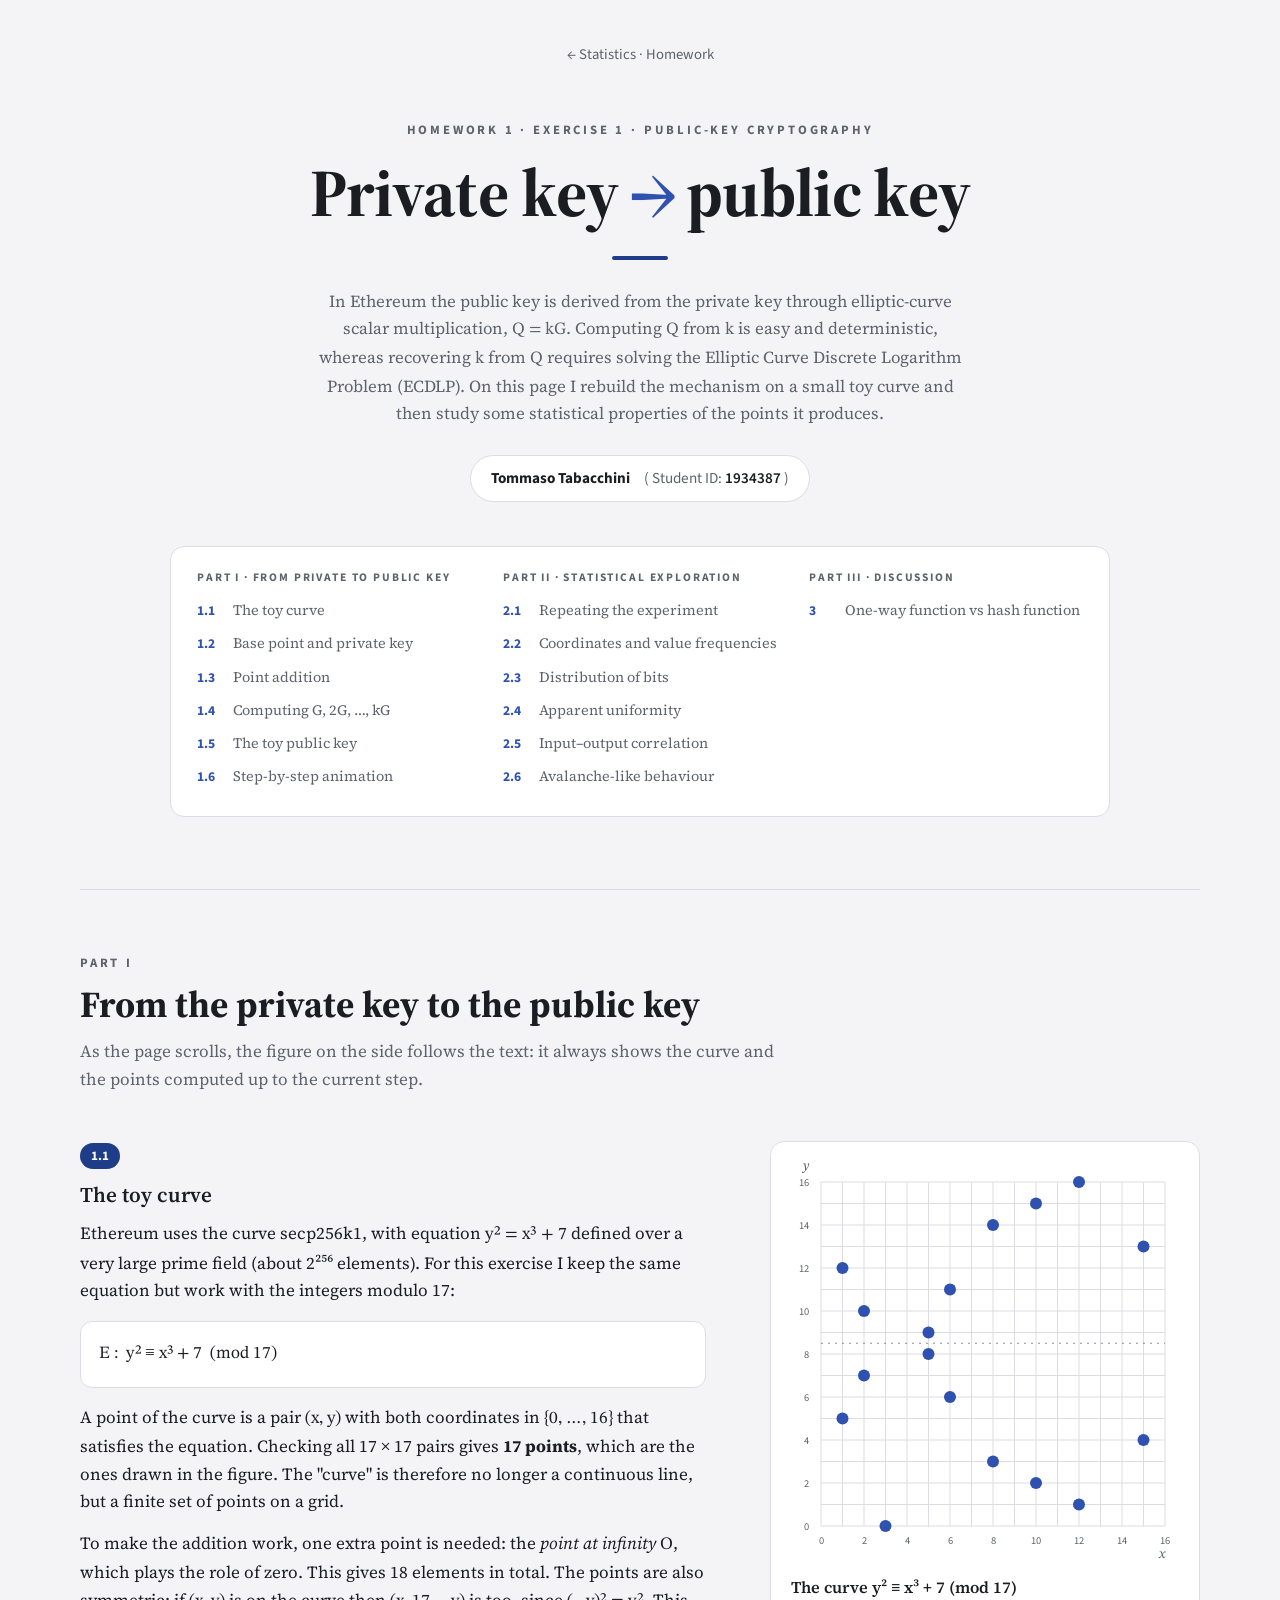
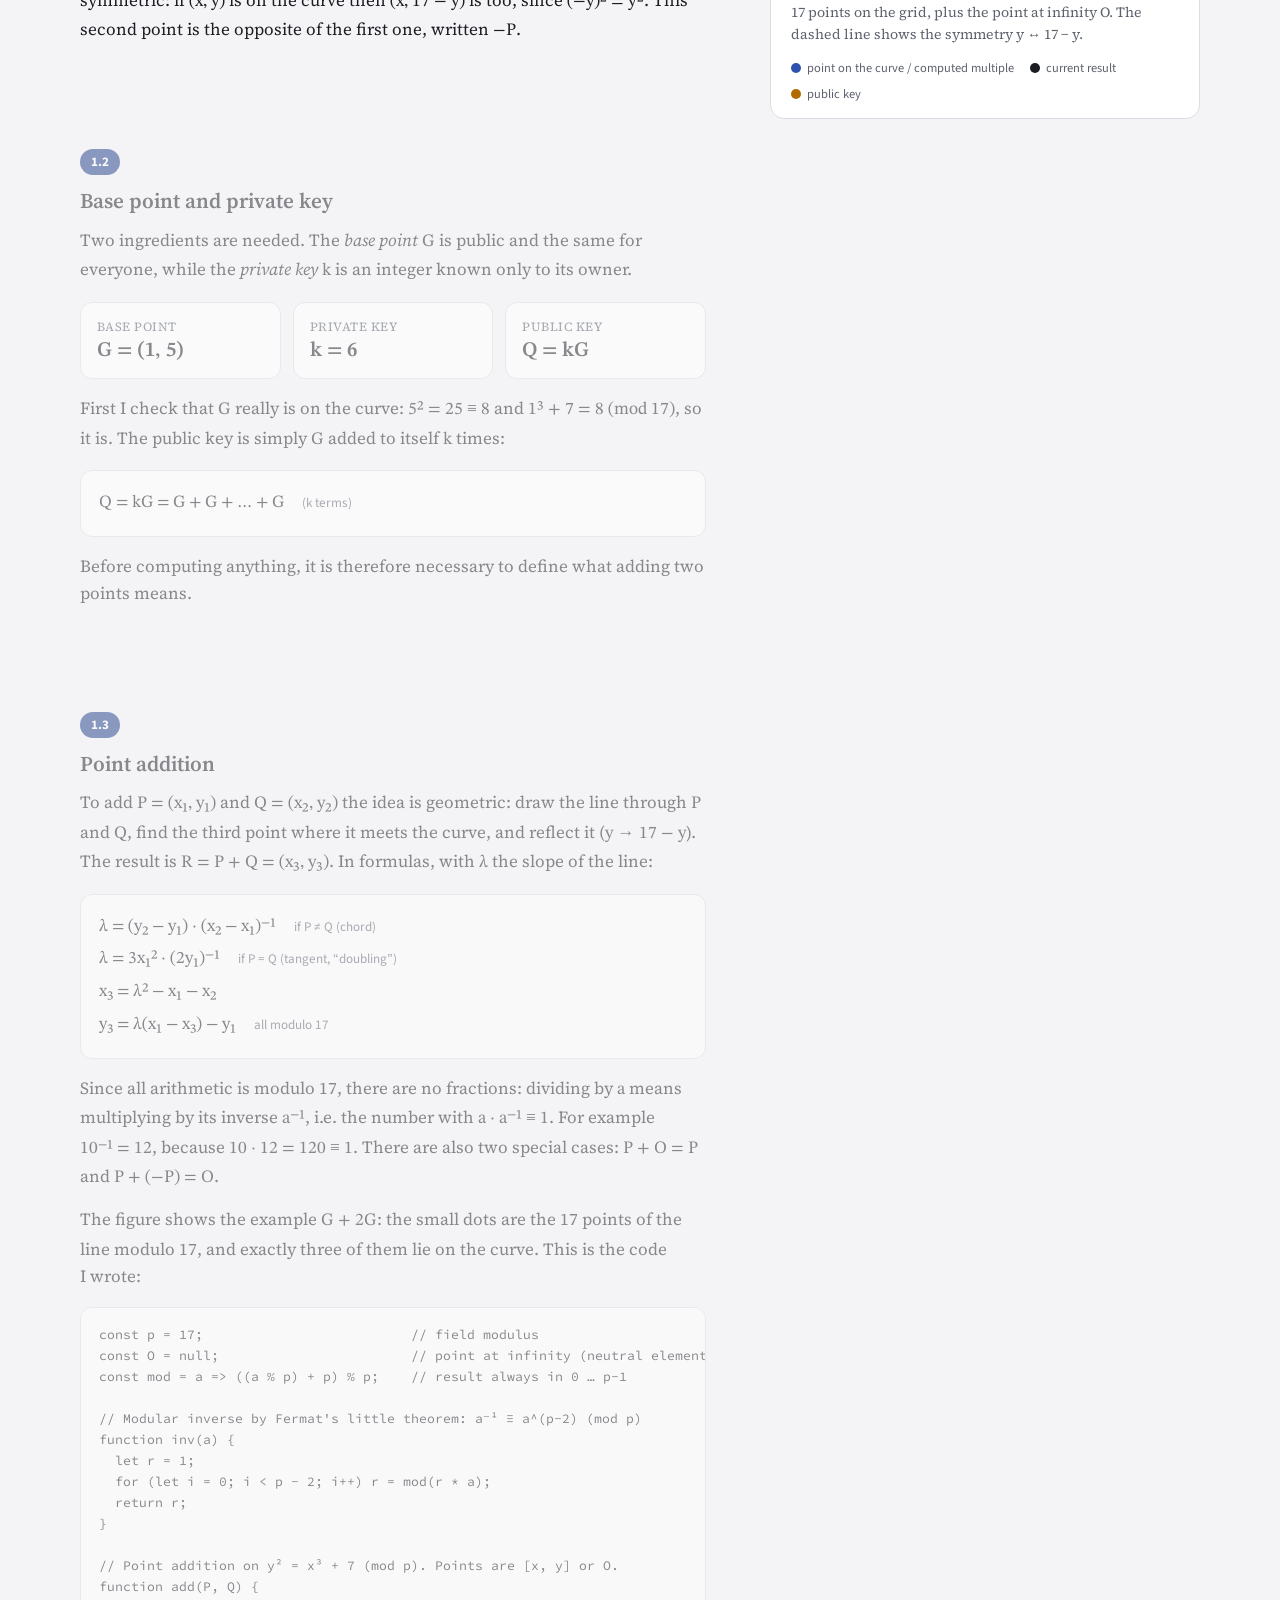
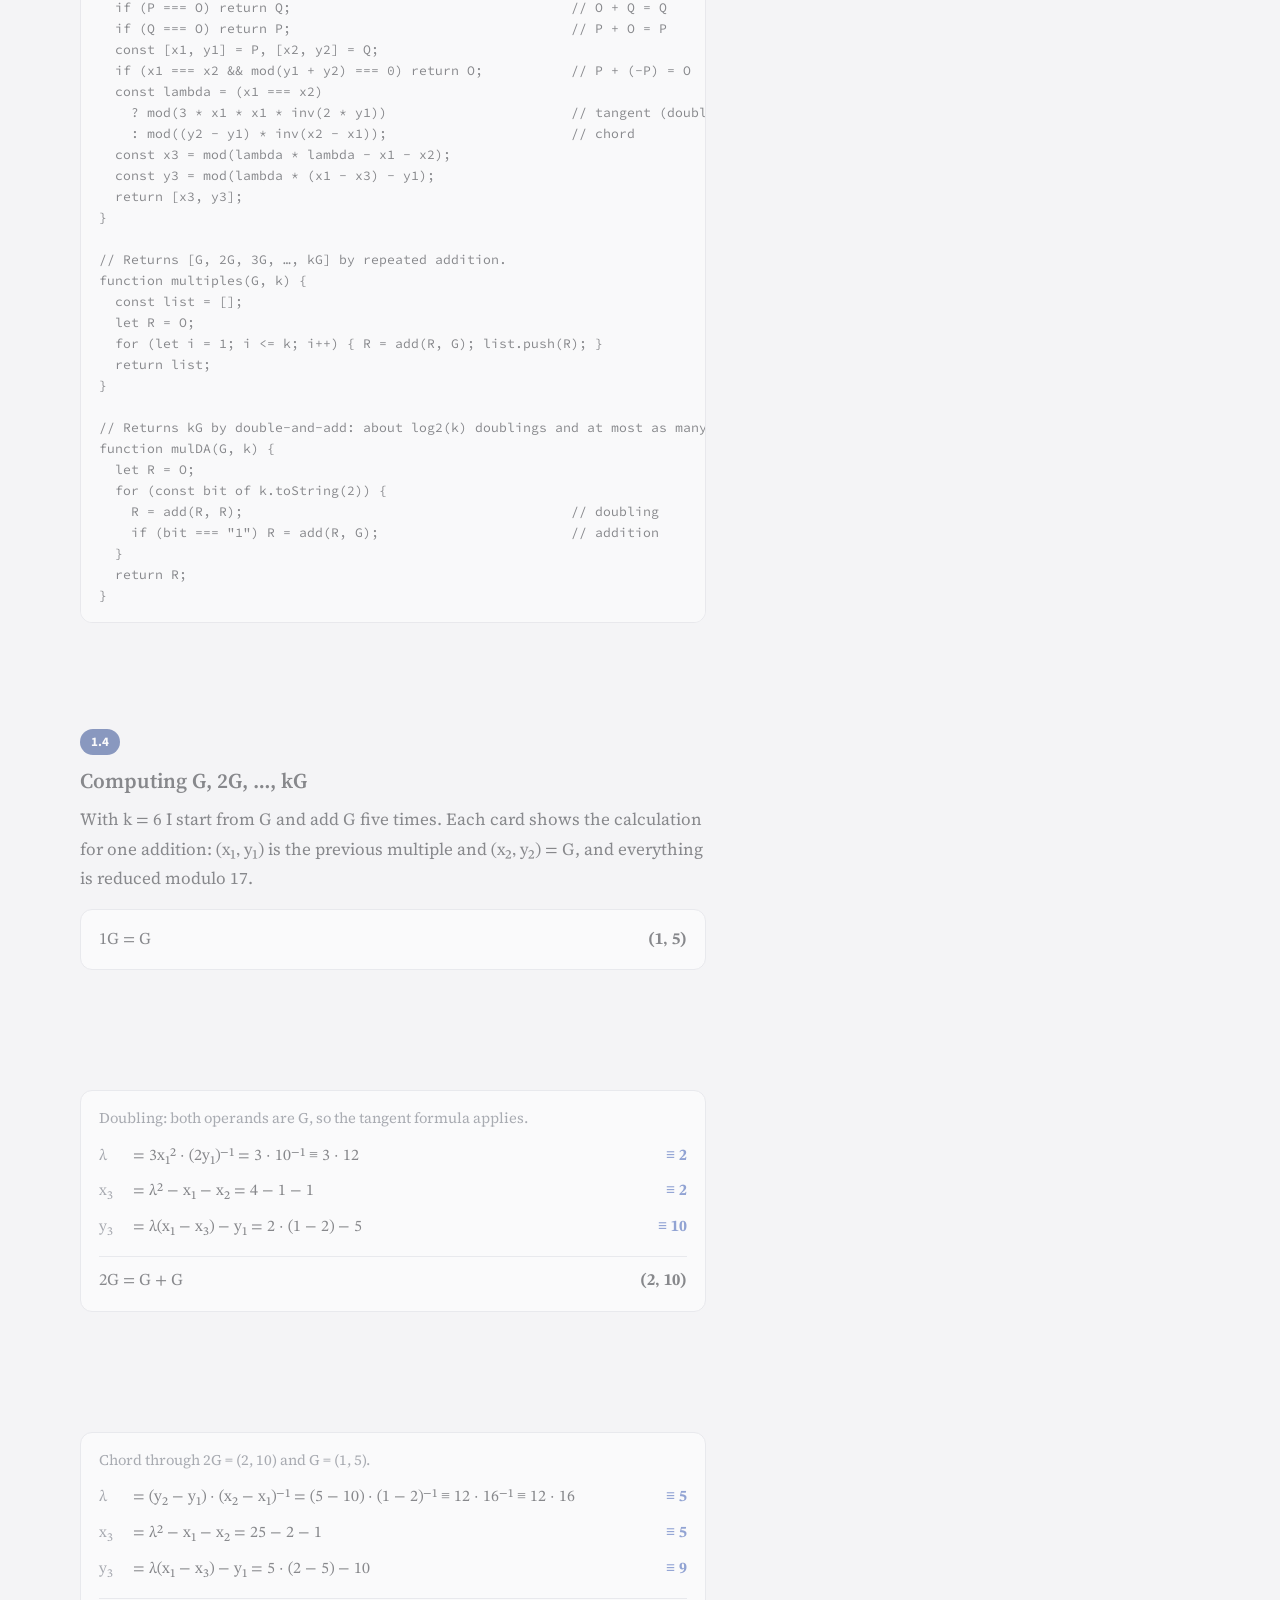
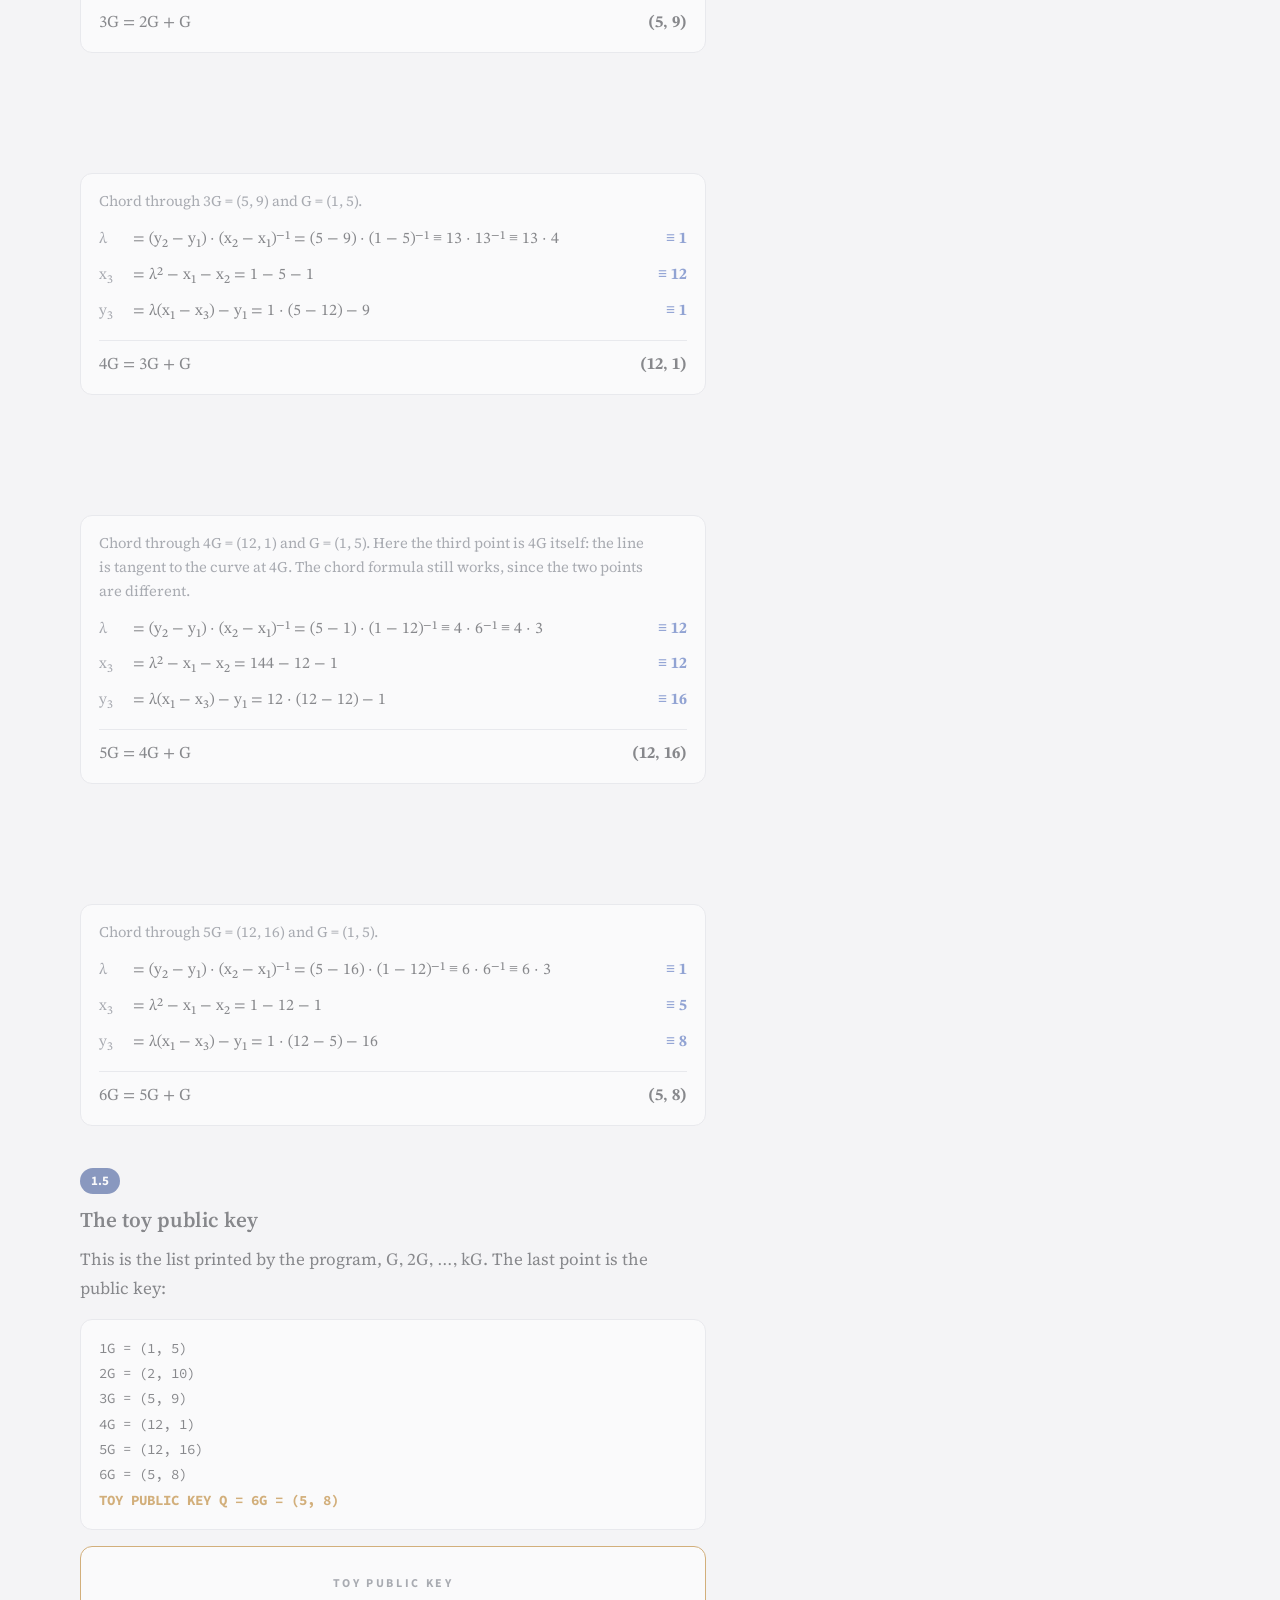
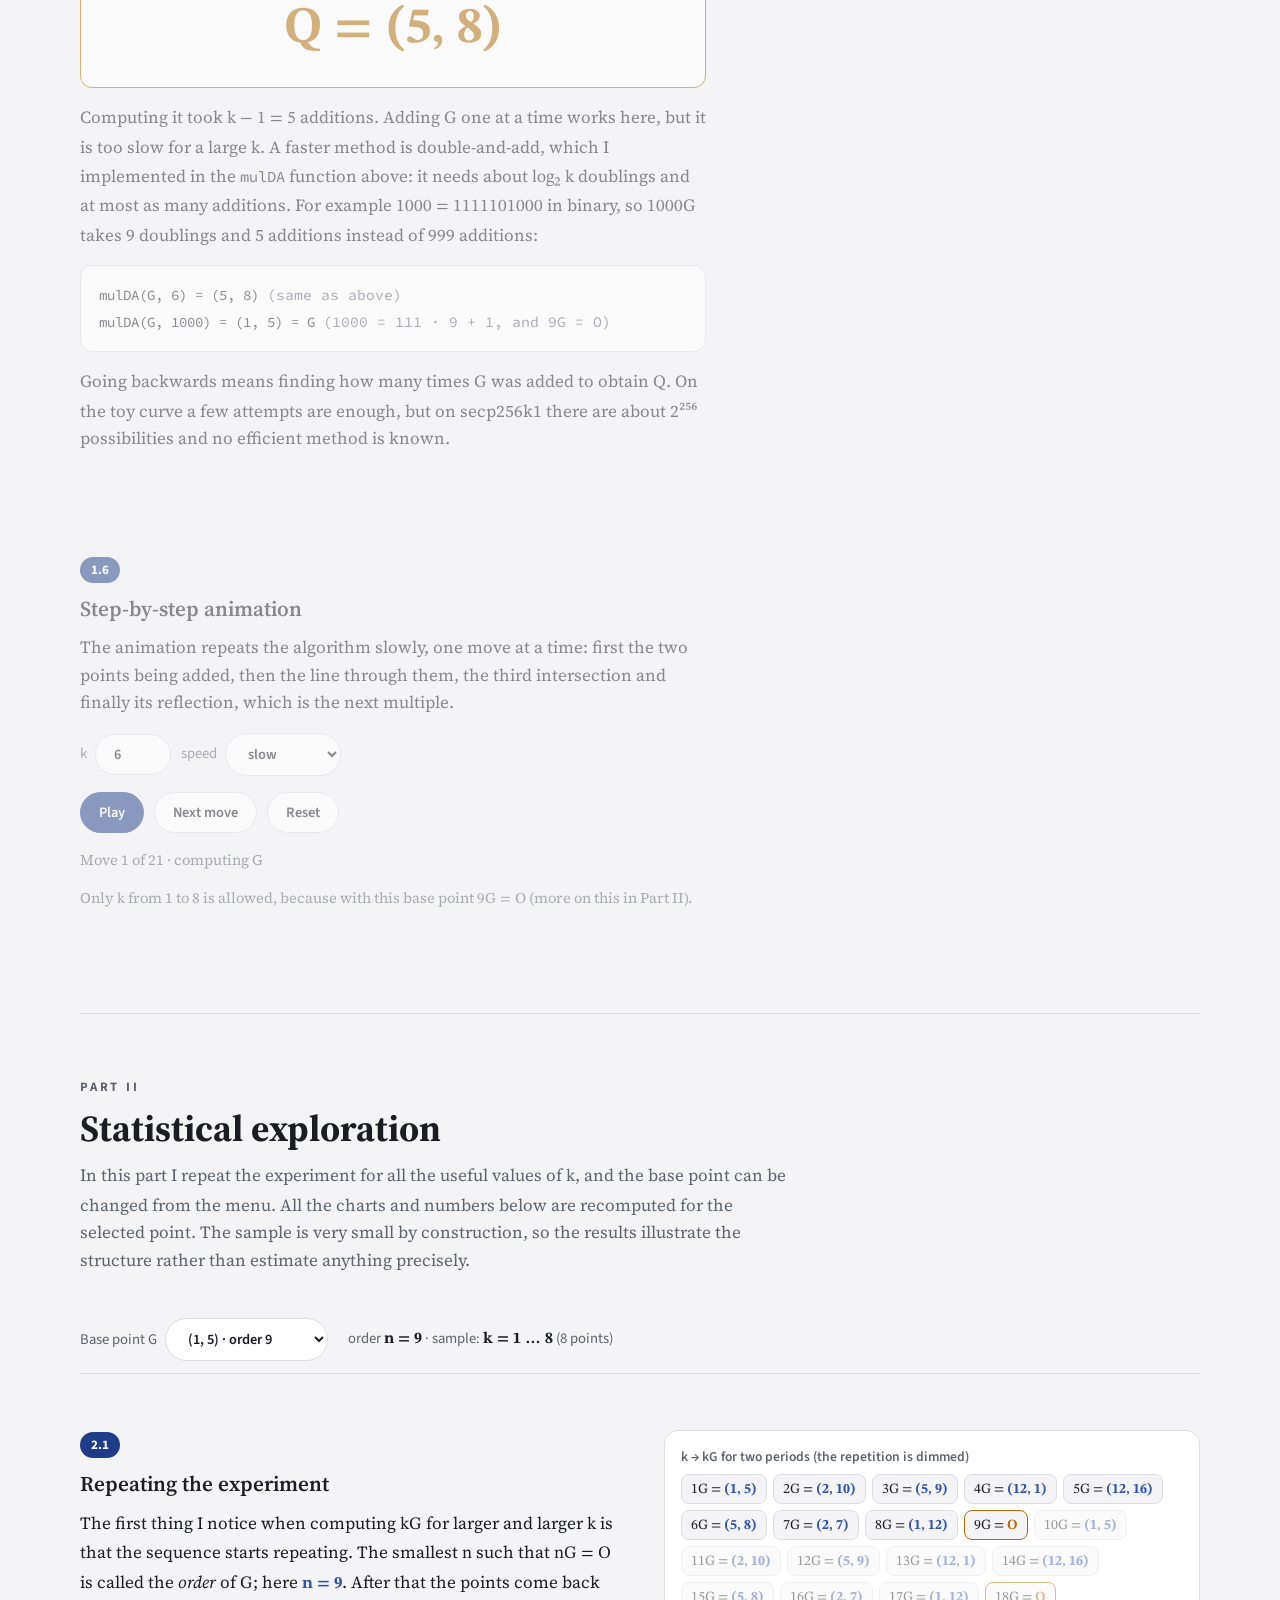
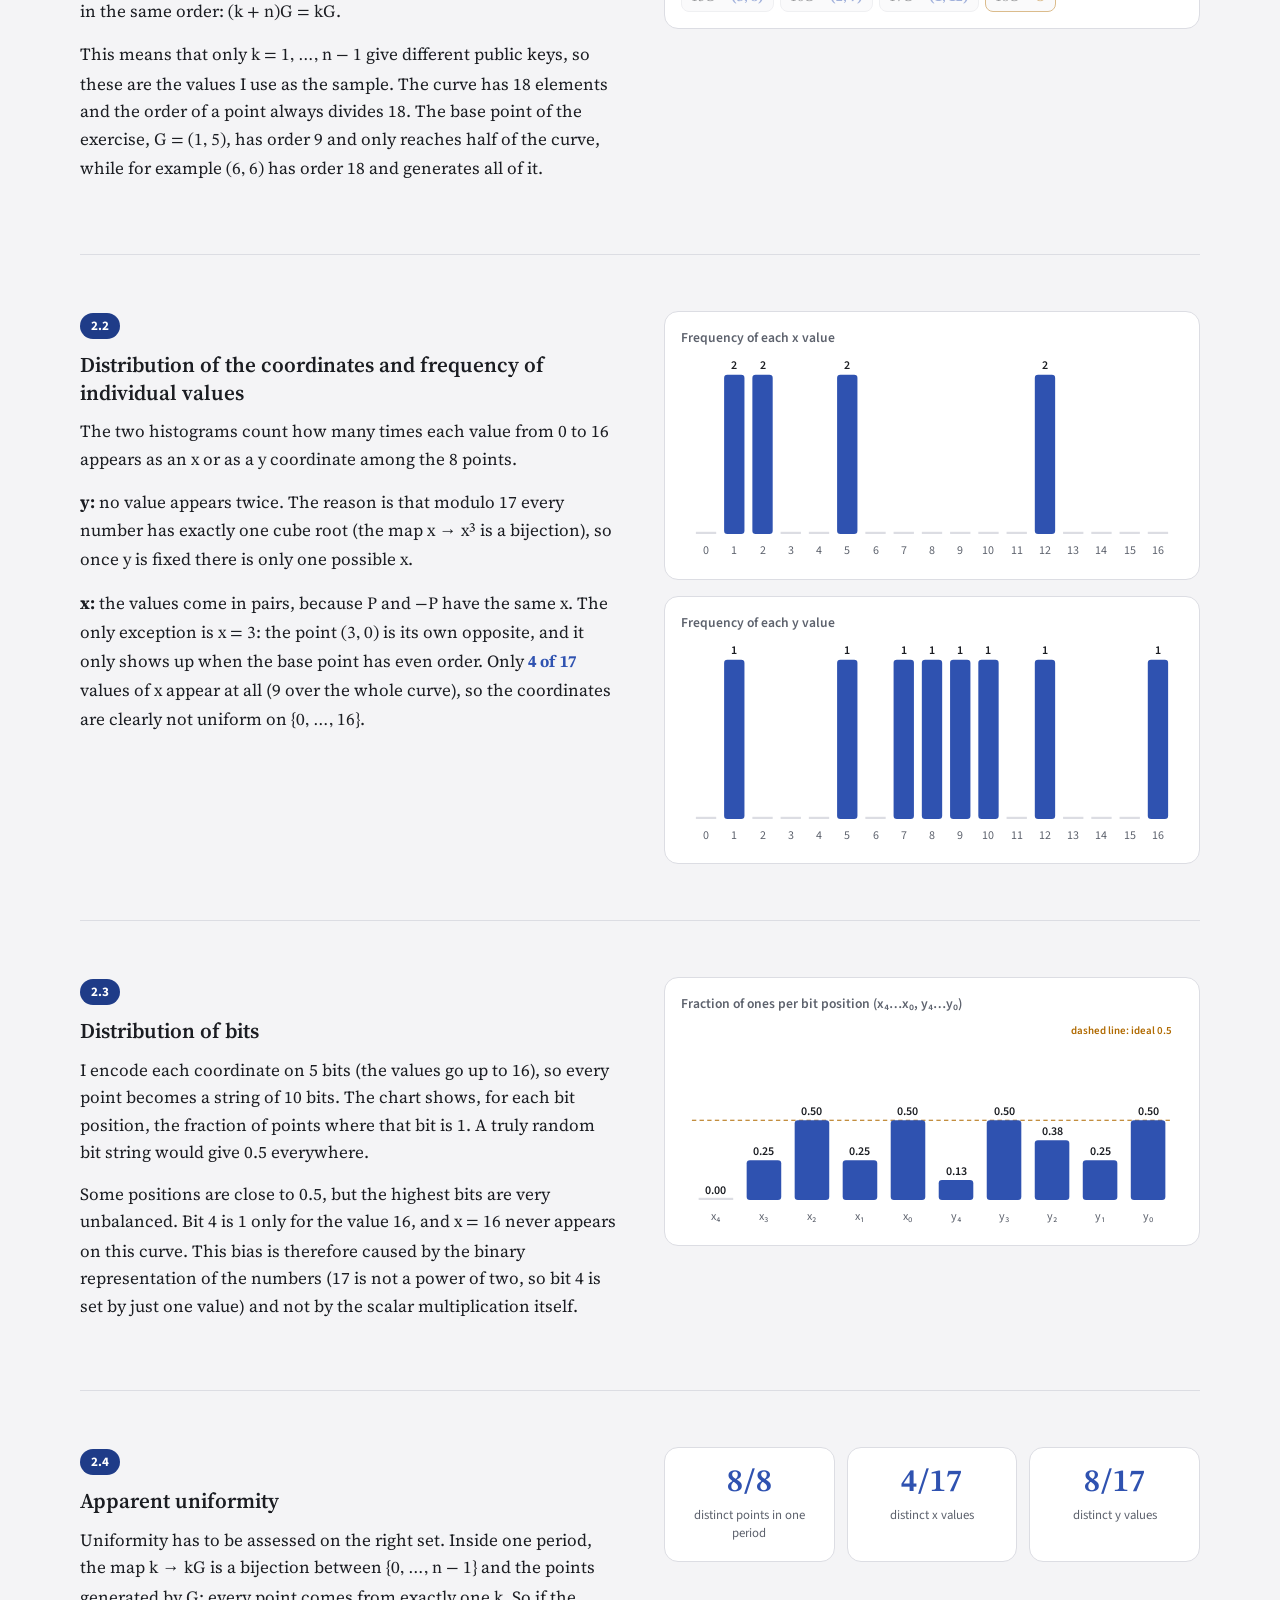
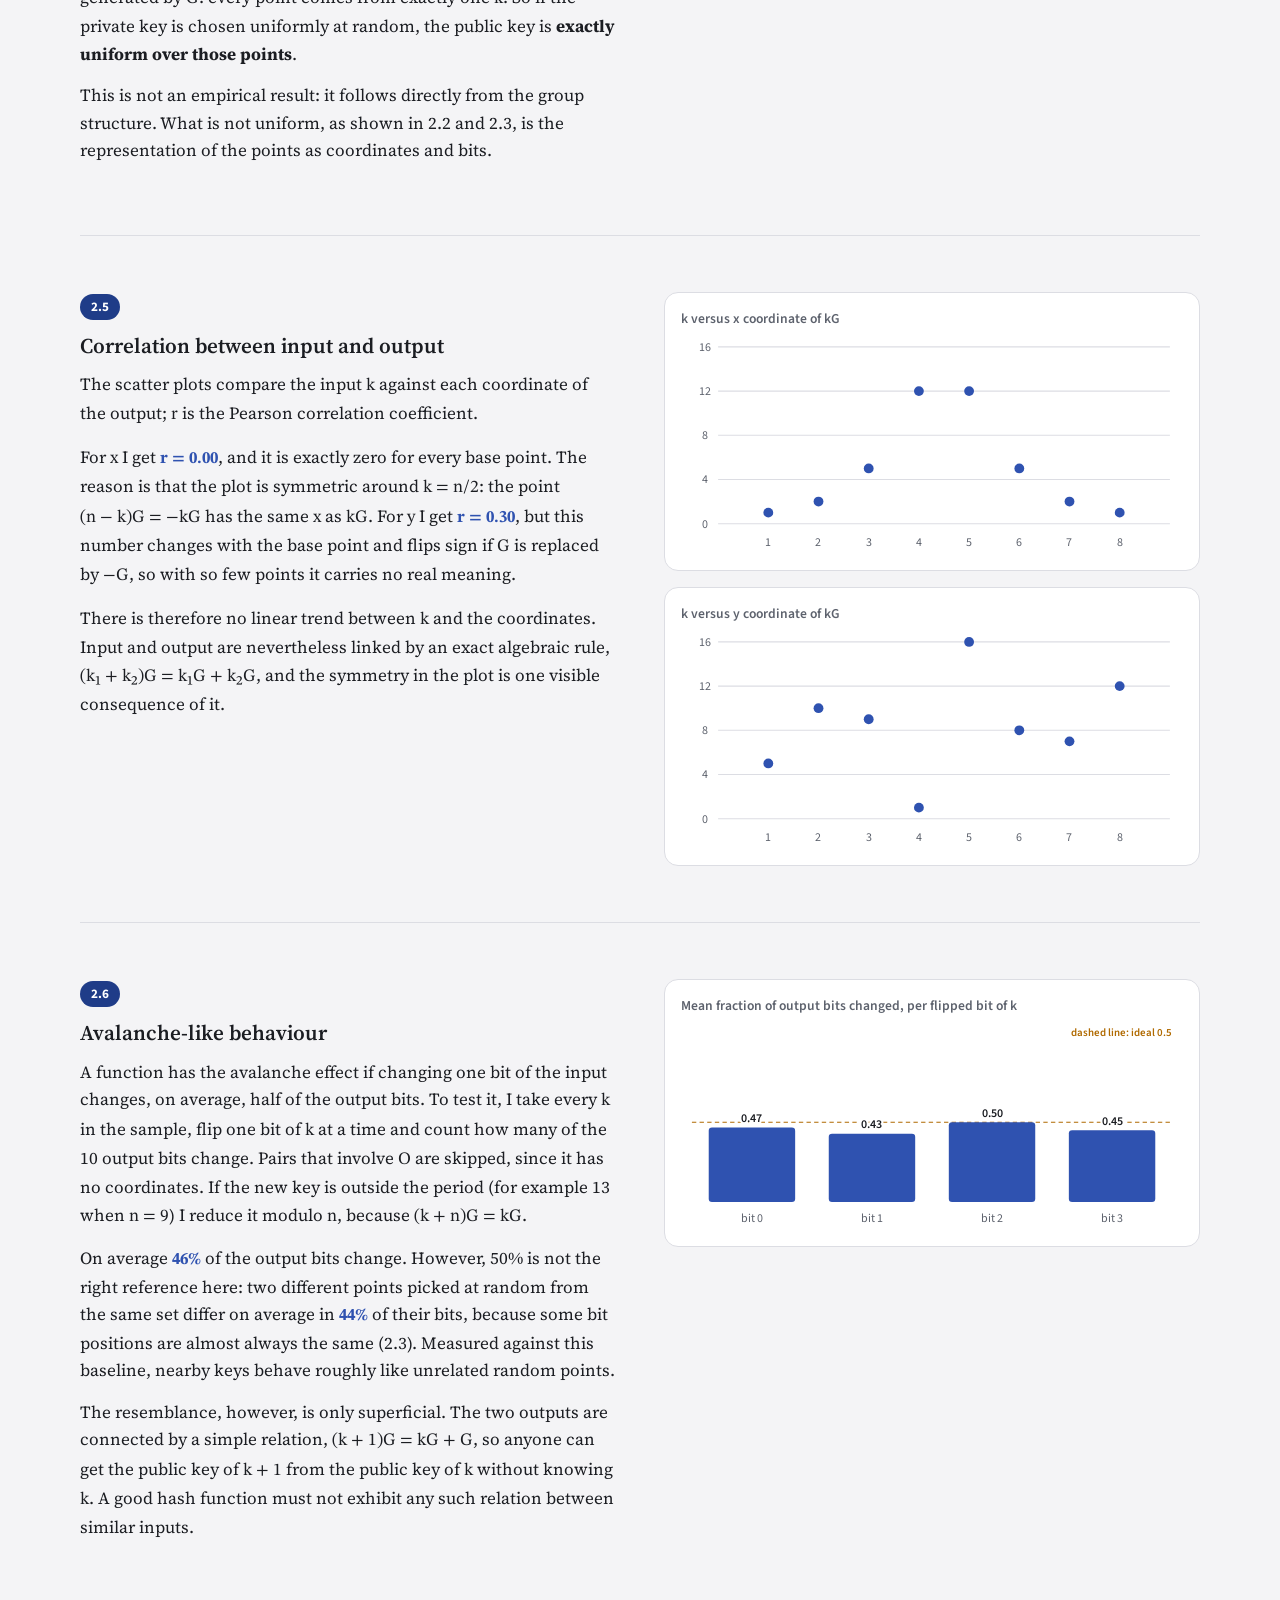
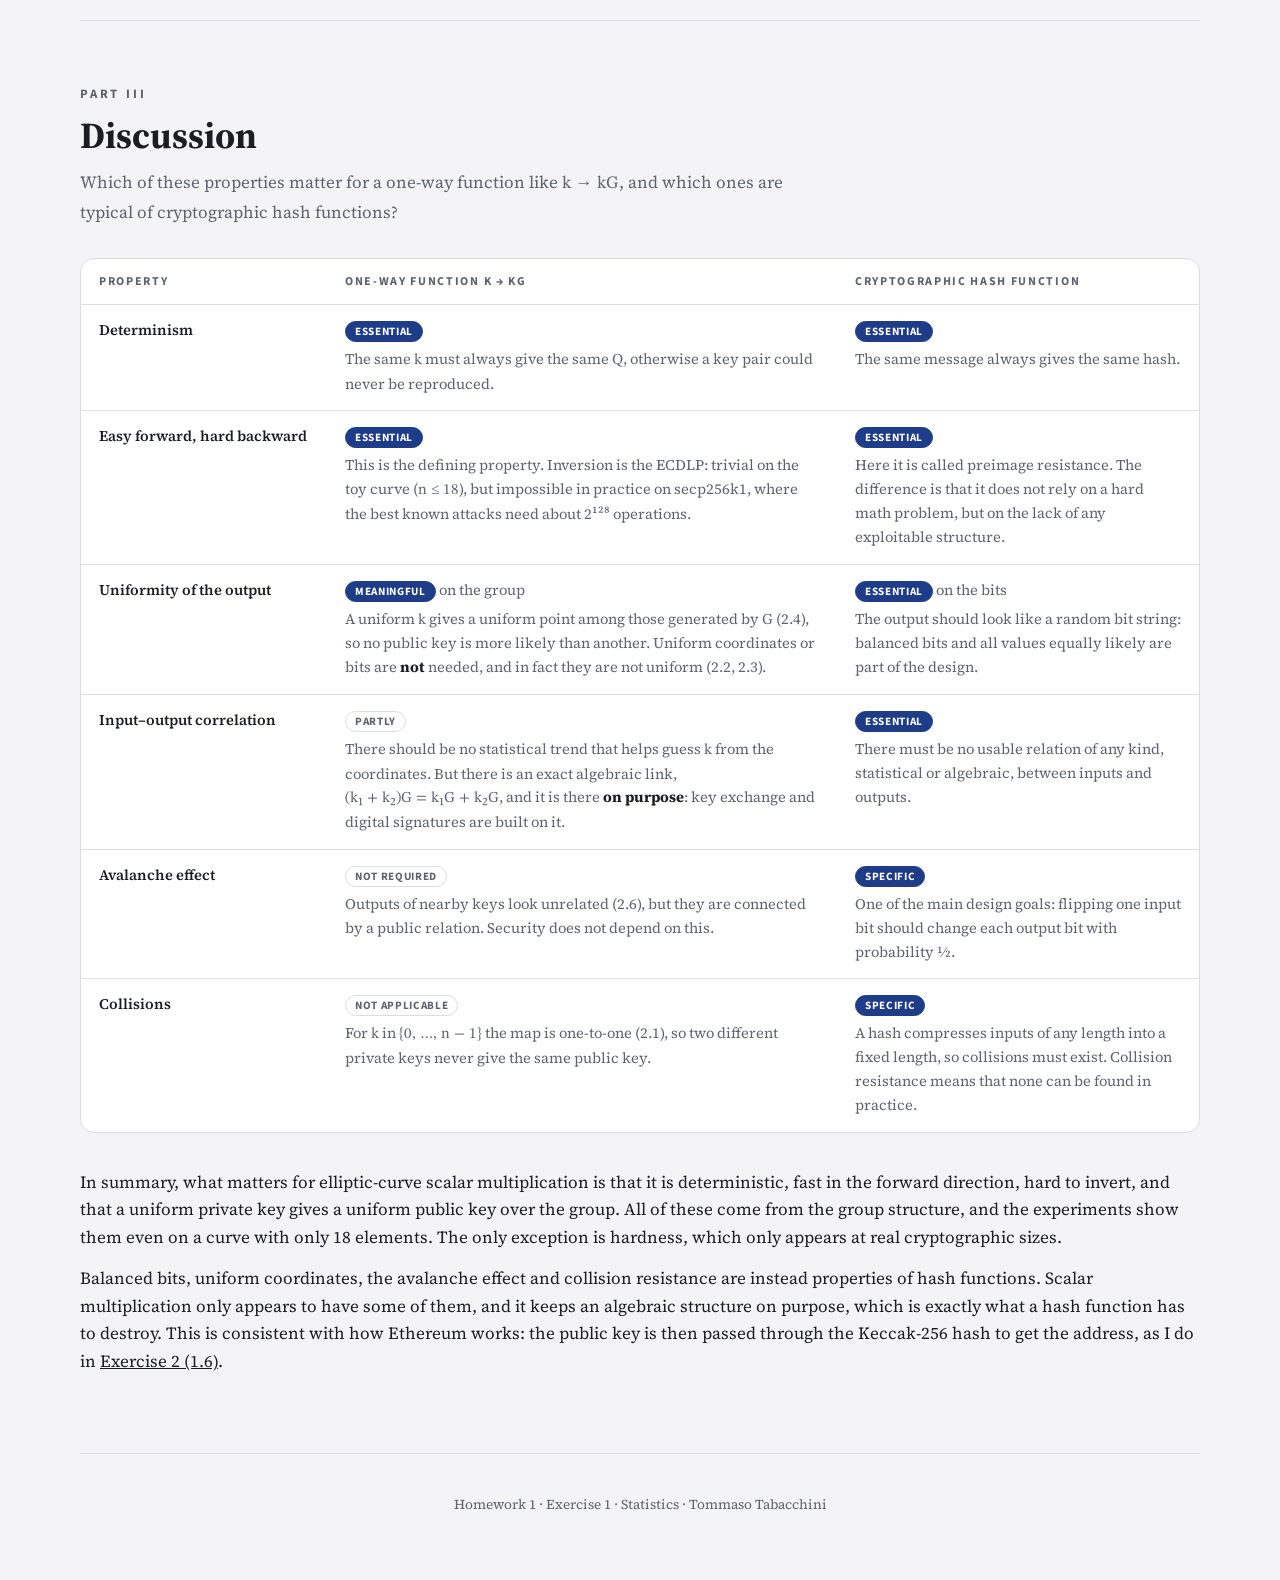
<file: Homework1/Exercise1/ex1.html>
<!doctype html>
<html lang="en">
  <head>
    <meta charset="utf-8" />
    <meta name="viewport" content="width=device-width, initial-scale=1" />
    <meta name="color-scheme" content="dark light" />
    <title>Homework 1 · Exercise 1 · Private key → public key</title>
    <link rel="preconnect" href="https://fonts.googleapis.com" />
    <link
      rel="stylesheet"
      href="https://fonts.googleapis.com/css2?family=Source+Serif+4:ital,wght@0,400;0,600;0,700;1,400&family=Source+Sans+3:wght@400;600;700&family=STIX+Two+Text:ital,wght@0,400;0,600;0,700;1,400&family=Source+Code+Pro:wght@400;600&display=swap"
    />
    <link rel="stylesheet" href="ex1.css" />
  </head>
  <body>
    <div class="wrap">
      <header>
        <a class="back" href="../../index.html">← Statistics · Homework</a>
        <p class="eyebrow">Homework 1 · Exercise 1 · Public-key cryptography</p>
        <h1>Private key <span>→</span> public key</h1>
        <div class="rule"></div>
        <p class="lead">
          In Ethereum the public key is derived from the private key through
          elliptic-curve scalar multiplication, <span class="m">Q = kG</span>.
          Computing <span class="m">Q</span> from <span class="m">k</span> is
          easy and deterministic, whereas recovering
          <span class="m">k</span> from <span class="m">Q</span> requires
          solving the Elliptic Curve Discrete Logarithm Problem (ECDLP). On this
          page I rebuild the mechanism on a small toy curve and then study some
          statistical properties of the points it produces.
        </p>
        <div class="student">
          <b>Tommaso Tabacchini</b><span>( Student ID: <i>1934387</i> )</span>
        </div>
        <nav class="toc" id="toc" aria-label="Contents">
          <div>
            <p>Part I · From private to public key</p>
            <a href="#s11"><b>1.1</b>The toy curve</a>
            <a href="#s12"><b>1.2</b>Base point and private key</a>
            <a href="#s13"><b>1.3</b>Point addition</a>
            <a href="#s14"><b>1.4</b>Computing G, 2G, …, kG</a>
            <a href="#s15"><b>1.5</b>The toy public key</a>
            <a href="#s16"><b>1.6</b>Step-by-step animation</a>
          </div>
          <div>
            <p>Part II · Statistical exploration</p>
            <a href="#s21"><b>2.1</b>Repeating the experiment</a>
            <a href="#s22"><b>2.2</b>Coordinates and value frequencies</a>
            <a href="#s23"><b>2.3</b>Distribution of bits</a>
            <a href="#s24"><b>2.4</b>Apparent uniformity</a>
            <a href="#s25"><b>2.5</b>Input–output correlation</a>
            <a href="#s26"><b>2.6</b>Avalanche-like behaviour</a>
          </div>
          <div>
            <p>Part III · Discussion</p>
            <a href="#s3"><b>3</b>One-way function vs hash function</a>
          </div>
        </nav>
      </header>
      <a class="totoc" id="totoc" href="#toc">↑ Contents</a>

      <!--  PART 1  -->
      <section class="part">
        <p class="eyebrow">Part I</p>
        <h2>From the private key to the public key</h2>
        <p class="intro">
          As the page scrolls, the figure on the side follows the text: it
          always shows the curve and the points computed up to the current step.
        </p>

        <div class="lab">
          <aside class="stage">
            <div class="board">
              <svg
                id="grid"
                viewBox="0 0 400 406"
                role="img"
                aria-label="Points of the toy curve on the 17 by 17 grid"
              ></svg>
              <div>
                <div class="cap" id="cap" aria-live="polite"></div>
                <div class="legend">
                  <span
                    ><i style="background: var(--mark)"></i>point on the curve /
                    computed multiple</span
                  >
                  <span
                    ><i style="background: var(--ink)"></i>current result</span
                  >
                  <span><i style="background: var(--hi)"></i>public key</span>
                </div>
              </div>
            </div>
          </aside>

          <div class="steps" id="steps">
            <article class="step" id="s11" data-view="curve">
              <span class="num">1.1</span>
              <h3>The toy curve</h3>
              <p>
                Ethereum uses the curve secp256k1, with equation
                <span class="m">y² = x³ + 7</span> defined over a very large
                prime field (about 2²⁵⁶ elements). For this exercise I keep the
                same equation but work with the integers modulo 17:
              </p>
              <div class="box formula">
                E :&nbsp; y² ≡ x³ + 7 &nbsp;(mod 17)
              </div>
              <p>
                A point of the curve is a pair
                <span class="m">(x, y)</span> with both coordinates in
                <span class="m">{0, …, 16}</span> that satisfies the equation.
                Checking all 17 × 17 pairs gives <strong>17 points</strong>,
                which are the ones drawn in the figure. The "curve" is therefore
                no longer a continuous line, but a finite set of points on a
                grid.
              </p>
              <p>
                To make the addition work, one extra point is needed: the
                <em>point at infinity</em> <span class="m">O</span>, which plays
                the role of zero. This gives 18 elements in total. The points
                are also symmetric: if <span class="m">(x, y)</span> is on the
                curve then <span class="m">(x, 17 − y)</span> is too, since
                <span class="m">(−y)² = y²</span>. This second point is the
                opposite of the first one, written <span class="m">−P</span>.
              </p>
            </article>

            <article class="step" id="s12" data-view="base">
              <span class="num">1.2</span>
              <h3>Base point and private key</h3>
              <p>
                Two ingredients are needed. The <em>base point</em>
                <span class="m">G</span> is public and the same for everyone,
                while the <em>private key</em> <span class="m">k</span> is an
                integer known only to its owner.
              </p>
              <div class="def">
                <div><small>BASE POINT</small><b>G = (1, 5)</b></div>
                <div><small>PRIVATE KEY</small><b>k = 6</b></div>
                <div><small>PUBLIC KEY</small><b>Q = kG</b></div>
              </div>
              <p>
                First I check that <span class="m">G</span> really is on the
                curve: <span class="m">5² = 25 ≡ 8</span> and
                <span class="m">1³ + 7 = 8 (mod 17)</span>, so it is. The public
                key is simply <span class="m">G</span> added to itself
                <span class="m">k</span> times:
              </p>
              <div class="box formula">
                Q = kG = G + G + … + G <small>(k terms)</small>
              </div>
              <p>
                Before computing anything, it is therefore necessary to define
                what adding two points means.
              </p>
            </article>

            <article class="step" id="s13" data-view="add">
              <span class="num">1.3</span>
              <h3>Point addition</h3>
              <p>
                To add <span class="m">P = (x₁, y₁)</span> and
                <span class="m">Q = (x₂, y₂)</span> the idea is geometric: draw
                the line through <span class="m">P</span> and
                <span class="m">Q</span>, find the third point where it meets
                the curve, and reflect it (<span class="m">y → 17 − y</span>).
                The result is <span class="m">R = P + Q = (x₃, y₃)</span>. In
                formulas, with <span class="m">λ</span> the slope of the line:
              </p>
              <div class="box formula">
                λ = (y₂ − y₁) · (x₂ − x₁)⁻¹ <small>if P ≠ Q (chord)</small
                ><br />
                λ = 3x₁² · (2y₁)⁻¹ <small>if P = Q (tangent, “doubling”)</small
                ><br />
                x₃ = λ² − x₁ − x₂<br />
                y₃ = λ(x₁ − x₃) − y₁ <small>all modulo 17</small>
              </div>
              <p>
                Since all arithmetic is modulo 17, there are no fractions:
                dividing by <span class="m">a</span> means multiplying by its
                inverse <span class="m">a⁻¹</span>, i.e. the number with
                <span class="m">a · a⁻¹ ≡ 1</span>. For example
                <span class="m">10⁻¹ = 12</span>, because
                <span class="m">10 · 12 = 120 ≡ 1</span>. There are also two
                special cases: <span class="m">P + O = P</span> and
                <span class="m">P + (−P) = O</span>.
              </p>
              <p>
                The figure shows the example <span class="m">G + 2G</span>: the
                small dots are the 17 points of the line modulo 17, and exactly
                three of them lie on the curve. This is the code I wrote:
              </p>
              <pre
                id="code"
                aria-label="JavaScript source of the point addition (file ec.js)"
              >
const p = 17;                          // field modulus
const O = null;                        // point at infinity (neutral element)
const mod = a =&gt; ((a % p) + p) % p;    // result always in 0 … p−1

// Modular inverse by Fermat's little theorem: a⁻¹ ≡ a^(p−2) (mod p)
function inv(a) {
  let r = 1;
  for (let i = 0; i &lt; p - 2; i++) r = mod(r * a);
  return r;
}

// Point addition on y² = x³ + 7 (mod p). Points are [x, y] or O.
function add(P, Q) {
  if (P === O) return Q;                                   // O + Q = Q
  if (Q === O) return P;                                   // P + O = P
  const [x1, y1] = P, [x2, y2] = Q;
  if (x1 === x2 &amp;&amp; mod(y1 + y2) === 0) return O;           // P + (−P) = O
  const lambda = (x1 === x2)
    ? mod(3 * x1 * x1 * inv(2 * y1))                       // tangent (doubling)
    : mod((y2 - y1) * inv(x2 - x1));                       // chord
  const x3 = mod(lambda * lambda - x1 - x2);
  const y3 = mod(lambda * (x1 - x3) - y1);
  return [x3, y3];
}

// Returns [G, 2G, 3G, …, kG] by repeated addition.
function multiples(G, k) {
  const list = [];
  let R = O;
  for (let i = 1; i &lt;= k; i++) { R = add(R, G); list.push(R); }
  return list;
}

// Returns kG by double-and-add: about log2(k) doublings and at most as many additions.
function mulDA(G, k) {
  let R = O;
  for (const bit of k.toString(2)) {
    R = add(R, R);                                         // doubling
    if (bit === "1") R = add(R, G);                        // addition
  }
  return R;
}</pre
              >
            </article>

            <div id="mults" class="anchor"></div>

            <article class="step" id="s15" data-view="key">
              <span class="num">1.5</span>
              <h3>The toy public key</h3>
              <p>
                This is the list printed by the program,
                <span class="m">G, 2G, …, kG</span>. The last point is the
                public key:
              </p>
              <div class="box out" id="out"></div>
              <div class="box pk">
                <small>TOY PUBLIC KEY</small><b id="pk"></b>
              </div>
              <p>
                Computing it took <span class="m">k − 1 = 5</span> additions.
                Adding <span class="m">G</span> one at a time works here, but it
                is too slow for a large <span class="m">k</span>. A faster
                method is double-and-add, which I implemented in the
                <code>mulDA</code> function above: it needs about
                <span class="m">log₂ k</span>
                doublings and at most as many additions. For example
                <span class="m">1000 = 1111101000</span> in binary, so
                <span class="m">1000G</span> takes 9 doublings and 5 additions
                instead of 999 additions:
              </p>
              <div class="box out" id="da"></div>
              <p>
                Going backwards means finding how many times
                <span class="m">G</span> was added to obtain
                <span class="m">Q</span>. On the toy curve a few attempts are
                enough, but on secp256k1 there are about 2²⁵⁶ possibilities and
                no efficient method is known.
              </p>
            </article>

            <article class="step" id="s16" data-view="anim">
              <span class="num">1.6</span>
              <h3>Step-by-step animation</h3>
              <p>
                The animation repeats the algorithm slowly, one move at a time:
                first the two points being added, then the line through them,
                the third intersection and finally its reflection, which is the
                next multiple.
              </p>
              <div class="ctrl">
                <label
                  >k <input id="ak" type="number" min="1" max="8" value="6"
                /></label>
                <label
                  >speed
                  <select id="aspeed">
                    <option value="1500">slow</option>
                    <option value="2800">very slow</option>
                  </select>
                </label>
              </div>
              <div class="ctrl">
                <button class="primary" id="aplay">Play</button>
                <button id="astep">Next move</button>
                <button id="areset">Reset</button>
              </div>
              <p class="note" id="aprog"></p>
              <p class="note">
                Only <span class="m">k</span> from 1 to 8 is allowed, because
                with this base point <span class="m">9G = O</span> (more on this
                in Part II).
              </p>
            </article>
          </div>
        </div>
      </section>

      <!--  PART 2  -->
      <section class="part">
        <p class="eyebrow">Part II</p>
        <h2>Statistical exploration</h2>
        <p class="intro">
          In this part I repeat the experiment for all the useful values of
          <span class="m">k</span>, and the base point can be changed from the
          menu. All the charts and numbers below are recomputed for the selected
          point. The sample is very small by construction, so the results
          illustrate the structure rather than estimate anything precisely.
        </p>

        <div class="bar">
          <label
            >Base point G
            <select id="sg"></select
          ></label>
          <span class="info"
            >order <b>n = <span data-b="n"></span></b> · sample:
            <b>k = 1 … <span data-b="n1"></span></b> (<span data-b="n1"></span>
            points)</span
          >
        </div>

        <div class="find" id="s21">
          <div>
            <span class="num">2.1</span>
            <h3>Repeating the experiment</h3>
            <p>
              The first thing I notice when computing
              <span class="m">kG</span> for larger and larger
              <span class="m">k</span> is that the sequence starts repeating.
              The smallest <span class="m">n</span> such that
              <span class="m">nG = O</span> is called the <em>order</em> of
              <span class="m">G</span>; here
              <span class="v">n = <span data-b="n"></span></span>. After that
              the points come back in the same order:
              <span class="m">(k + n)G = kG</span>.
            </p>
            <p>
              This means that only <span class="m">k = 1, …, n − 1</span> give
              different public keys, so these are the values I use as the
              sample. The curve has 18 elements and the order of a point always
              divides 18. The base point of the exercise,
              <span class="m">G = (1, 5)</span>, has order 9 and only reaches
              half of the curve, while for example
              <span class="m">(6, 6)</span> has order 18 and generates all of
              it.
            </p>
          </div>
          <div class="fig">
            <h4>k → kG for two periods (the repetition is dimmed)</h4>
            <div class="seq" id="seq"></div>
          </div>
        </div>

        <div class="find" id="s22">
          <div>
            <span class="num">2.2</span>
            <h3>
              Distribution of the coordinates and frequency of individual values
            </h3>
            <p>
              The two histograms count how many times each value from 0 to 16
              appears as an <span class="m">x</span> or as a
              <span class="m">y</span> coordinate among the
              <span data-b="n1"></span> points.
            </p>
            <p>
              <strong>y:</strong> no value appears twice. The reason is that
              modulo 17 every number has exactly one cube root (the map
              <span class="m">x → x³</span> is a bijection), so once
              <span class="m">y</span> is fixed there is only one possible
              <span class="m">x</span>.
            </p>
            <p>
              <strong>x:</strong> the values come in pairs, because
              <span class="m">P</span> and <span class="m">−P</span> have the
              same <span class="m">x</span>. The only exception is
              <span class="m">x = 3</span>: the point
              <span class="m">(3, 0)</span> is its own opposite, and it only
              shows up when the base point has even order. Only
              <span class="v"><span data-b="dx"></span> of 17</span> values of
              <span class="m">x</span> appear at all (9 over the whole curve),
              so the coordinates are clearly not uniform on
              <span class="m">{0, …, 16}</span>.
            </p>
          </div>
          <div>
            <div class="fig">
              <h4>Frequency of each x value</h4>
              <svg id="hx"></svg>
            </div>
            <div class="fig">
              <h4>Frequency of each y value</h4>
              <svg id="hy"></svg>
            </div>
          </div>
        </div>

        <div class="find" id="s23">
          <div>
            <span class="num">2.3</span>
            <h3>Distribution of bits</h3>
            <p>
              I encode each coordinate on 5 bits (the values go up to 16), so
              every point becomes a string of 10 bits. The chart shows, for each
              bit position, the fraction of points where that bit is 1. A truly
              random bit string would give 0.5 everywhere.
            </p>
            <p>
              Some positions are close to 0.5, but the highest bits are very
              unbalanced. Bit 4 is 1 only for the value 16, and
              <span class="m">x = 16</span> never appears on this curve. This
              bias is therefore caused by the binary representation of the
              numbers (17 is not a power of two, so bit 4 is set by just one
              value) and not by the scalar multiplication itself.
            </p>
          </div>
          <div class="fig">
            <h4>Fraction of ones per bit position (x₄…x₀, y₄…y₀)</h4>
            <svg id="hb"></svg>
          </div>
        </div>

        <div class="find" id="s24">
          <div>
            <span class="num">2.4</span>
            <h3>Apparent uniformity</h3>
            <p>
              Uniformity has to be assessed on the right set. Inside one period,
              the map
              <span class="m">k → kG</span> is a bijection between
              <span class="m">{0, …, n − 1}</span> and the points generated by
              <span class="m">G</span>: every point comes from exactly one
              <span class="m">k</span>. So if the private key is chosen
              uniformly at random, the public key is
              <strong>exactly uniform over those points</strong>.
            </p>
            <p>
              This is not an empirical result: it follows directly from the
              group structure. What is not uniform, as shown in 2.2 and 2.3, is
              the representation of the points as coordinates and bits.
            </p>
          </div>
          <div class="tiles">
            <div>
              <b><span data-b="n1"></span>/<span data-b="n1"></span></b
              ><small>distinct points in one period</small>
            </div>
            <div>
              <b><span data-b="dx"></span>/17</b
              ><small>distinct x values</small>
            </div>
            <div>
              <b><span data-b="dy"></span>/17</b
              ><small>distinct y values</small>
            </div>
          </div>
        </div>

        <div class="find" id="s25">
          <div>
            <span class="num">2.5</span>
            <h3>Correlation between input and output</h3>
            <p>
              The scatter plots compare the input
              <span class="m">k</span> against each coordinate of the output;
              <span class="m">r</span> is the Pearson correlation coefficient.
            </p>
            <p>
              For <span class="m">x</span> I get
              <span class="v">r = <span data-b="rx"></span></span>, and it is
              exactly zero for every base point. The reason is that the plot is
              symmetric around <span class="m">k = n/2</span>: the point
              <span class="m">(n − k)G = −kG</span> has the same
              <span class="m">x</span> as <span class="m">kG</span>. For
              <span class="m">y</span> I get
              <span class="v">r = <span data-b="ry"></span></span>, but this
              number changes with the base point and flips sign if
              <span class="m">G</span> is replaced by <span class="m">−G</span>,
              so with so few points it carries no real meaning.
            </p>
            <p>
              There is therefore no linear trend between
              <span class="m">k</span> and the coordinates. Input and output are
              nevertheless linked by an exact algebraic rule,
              <span class="m">(k₁ + k₂)G = k₁G + k₂G</span>, and the symmetry in
              the plot is one visible consequence of it.
            </p>
          </div>
          <div>
            <div class="fig">
              <h4>k versus x coordinate of kG</h4>
              <svg id="sx"></svg>
            </div>
            <div class="fig">
              <h4>k versus y coordinate of kG</h4>
              <svg id="sy"></svg>
            </div>
          </div>
        </div>

        <div class="find" id="s26">
          <div>
            <span class="num">2.6</span>
            <h3>Avalanche-like behaviour</h3>
            <p>
              A function has the avalanche effect if changing one bit of the
              input changes, on average, half of the output bits. To test it, I
              take every <span class="m">k</span> in the sample, flip one bit of
              <span class="m">k</span> at a time and count how many of the 10
              output bits change. Pairs that involve
              <span class="m">O</span> are skipped, since it has no coordinates.
              If the new key is outside the period (for example 13 when
              <span class="m">n = 9</span>) I reduce it modulo
              <span class="m">n</span>, because
              <span class="m">(k + n)G = kG</span>.
            </p>
            <p>
              On average <span class="v"><span data-b="av"></span></span> of the
              output bits change. However, 50% is not the right reference here:
              two different points picked at random from the same set differ on
              average in <span class="v"><span data-b="base"></span></span> of
              their bits, because some bit positions are almost always the same
              (2.3). Measured against this baseline, nearby keys behave roughly
              like unrelated random points.
            </p>
            <p>
              The resemblance, however, is only superficial. The two outputs are
              connected by a simple relation,
              <span class="m">(k + 1)G = kG + G</span>, so anyone can get the
              public key of <span class="m">k + 1</span> from the public key of
              <span class="m">k</span> without knowing <span class="m">k</span>.
              A good hash function must not exhibit any such relation between
              similar inputs.
            </p>
          </div>
          <div class="fig">
            <h4>Mean fraction of output bits changed, per flipped bit of k</h4>
            <svg id="ha"></svg>
          </div>
        </div>
      </section>

      <!--  PART 3  -->
      <section class="part" id="s3">
        <p class="eyebrow">Part III</p>
        <h2>Discussion</h2>
        <p class="intro">
          Which of these properties matter for a one-way function like
          <span class="m">k → kG</span>, and which ones are typical of
          cryptographic hash functions?
        </p>
        <div class="tw">
          <table class="disc">
            <thead>
              <tr>
                <th>Property</th>
                <th>One-way function k → kG</th>
                <th>Cryptographic hash function</th>
              </tr>
            </thead>
            <tbody>
              <tr>
                <td>Determinism</td>
                <td>
                  <span class="tag y">ESSENTIAL</span><br />The same
                  <span class="m">k</span> must always give the same
                  <span class="m">Q</span>, otherwise a key pair could never be
                  reproduced.
                </td>
                <td>
                  <span class="tag y">ESSENTIAL</span><br />The same message
                  always gives the same hash.
                </td>
              </tr>
              <tr>
                <td>Easy forward, hard backward</td>
                <td>
                  <span class="tag y">ESSENTIAL</span><br />This is the defining
                  property. Inversion is the ECDLP: trivial on the toy curve
                  (<span class="m">n ≤ 18</span>), but impossible in practice on
                  secp256k1, where the best known attacks need about 2¹²⁸
                  operations.
                </td>
                <td>
                  <span class="tag y">ESSENTIAL</span><br />Here it is called
                  preimage resistance. The difference is that it does not rely
                  on a hard math problem, but on the lack of any exploitable
                  structure.
                </td>
              </tr>
              <tr>
                <td>Uniformity of the output</td>
                <td>
                  <span class="tag y">MEANINGFUL</span> on the group<br />A
                  uniform <span class="m">k</span> gives a uniform point among
                  those generated by <span class="m">G</span> (2.4), so no
                  public key is more likely than another. Uniform coordinates or
                  bits are <strong>not</strong> needed, and in fact they are not
                  uniform (2.2, 2.3).
                </td>
                <td>
                  <span class="tag y">ESSENTIAL</span> on the bits<br />The
                  output should look like a random bit string: balanced bits and
                  all values equally likely are part of the design.
                </td>
              </tr>
              <tr>
                <td>Input–output correlation</td>
                <td>
                  <span class="tag">PARTLY</span><br />There should be no
                  statistical trend that helps guess <span class="m">k</span>
                  from the coordinates. But there is an exact algebraic link,
                  <span class="m">(k₁ + k₂)G = k₁G + k₂G</span>, and it is there
                  <strong>on purpose</strong>: key exchange and digital
                  signatures are built on it.
                </td>
                <td>
                  <span class="tag y">ESSENTIAL</span><br />There must be no
                  usable relation of any kind, statistical or algebraic, between
                  inputs and outputs.
                </td>
              </tr>
              <tr>
                <td>Avalanche effect</td>
                <td>
                  <span class="tag">NOT REQUIRED</span><br />Outputs of nearby
                  keys look unrelated (2.6), but they are connected by a public
                  relation. Security does not depend on this.
                </td>
                <td>
                  <span class="tag y">SPECIFIC</span><br />One of the main
                  design goals: flipping one input bit should change each output
                  bit with probability ½.
                </td>
              </tr>
              <tr>
                <td>Collisions</td>
                <td>
                  <span class="tag">NOT APPLICABLE</span><br />For
                  <span class="m">k</span> in
                  <span class="m">{0, …, n − 1}</span> the map is one-to-one
                  (2.1), so two different private keys never give the same
                  public key.
                </td>
                <td>
                  <span class="tag y">SPECIFIC</span><br />A hash compresses
                  inputs of any length into a fixed length, so collisions must
                  exist. Collision resistance means that none can be found in
                  practice.
                </td>
              </tr>
            </tbody>
          </table>
        </div>
        <div class="concl">
          <p>
            In summary, what matters for elliptic-curve scalar multiplication is
            that it is deterministic, fast in the forward direction, hard to
            invert, and that a uniform private key gives a uniform public key
            over the group. All of these come from the group structure, and the
            experiments show them even on a curve with only 18 elements. The
            only exception is hardness, which only appears at real cryptographic
            sizes.
          </p>
          <p>
            Balanced bits, uniform coordinates, the avalanche effect and
            collision resistance are instead properties of hash functions.
            Scalar multiplication only appears to have some of them, and it
            keeps an algebraic structure on purpose, which is exactly what a
            hash function has to destroy. This is consistent with how Ethereum
            works: the public key is then passed through the Keccak-256 hash to
            get the address, as I do in
            <a href="../Exercise2/ex2.html#s16">Exercise 2 (1.6)</a>.
          </p>
        </div>
      </section>

      <footer>Homework 1 · Exercise 1 · Statistics · Tommaso Tabacchini</footer>
    </div>

    <script src="ec.js"></script>
    <script src="ex1.js"></script>
  </body>
</html>
</file>
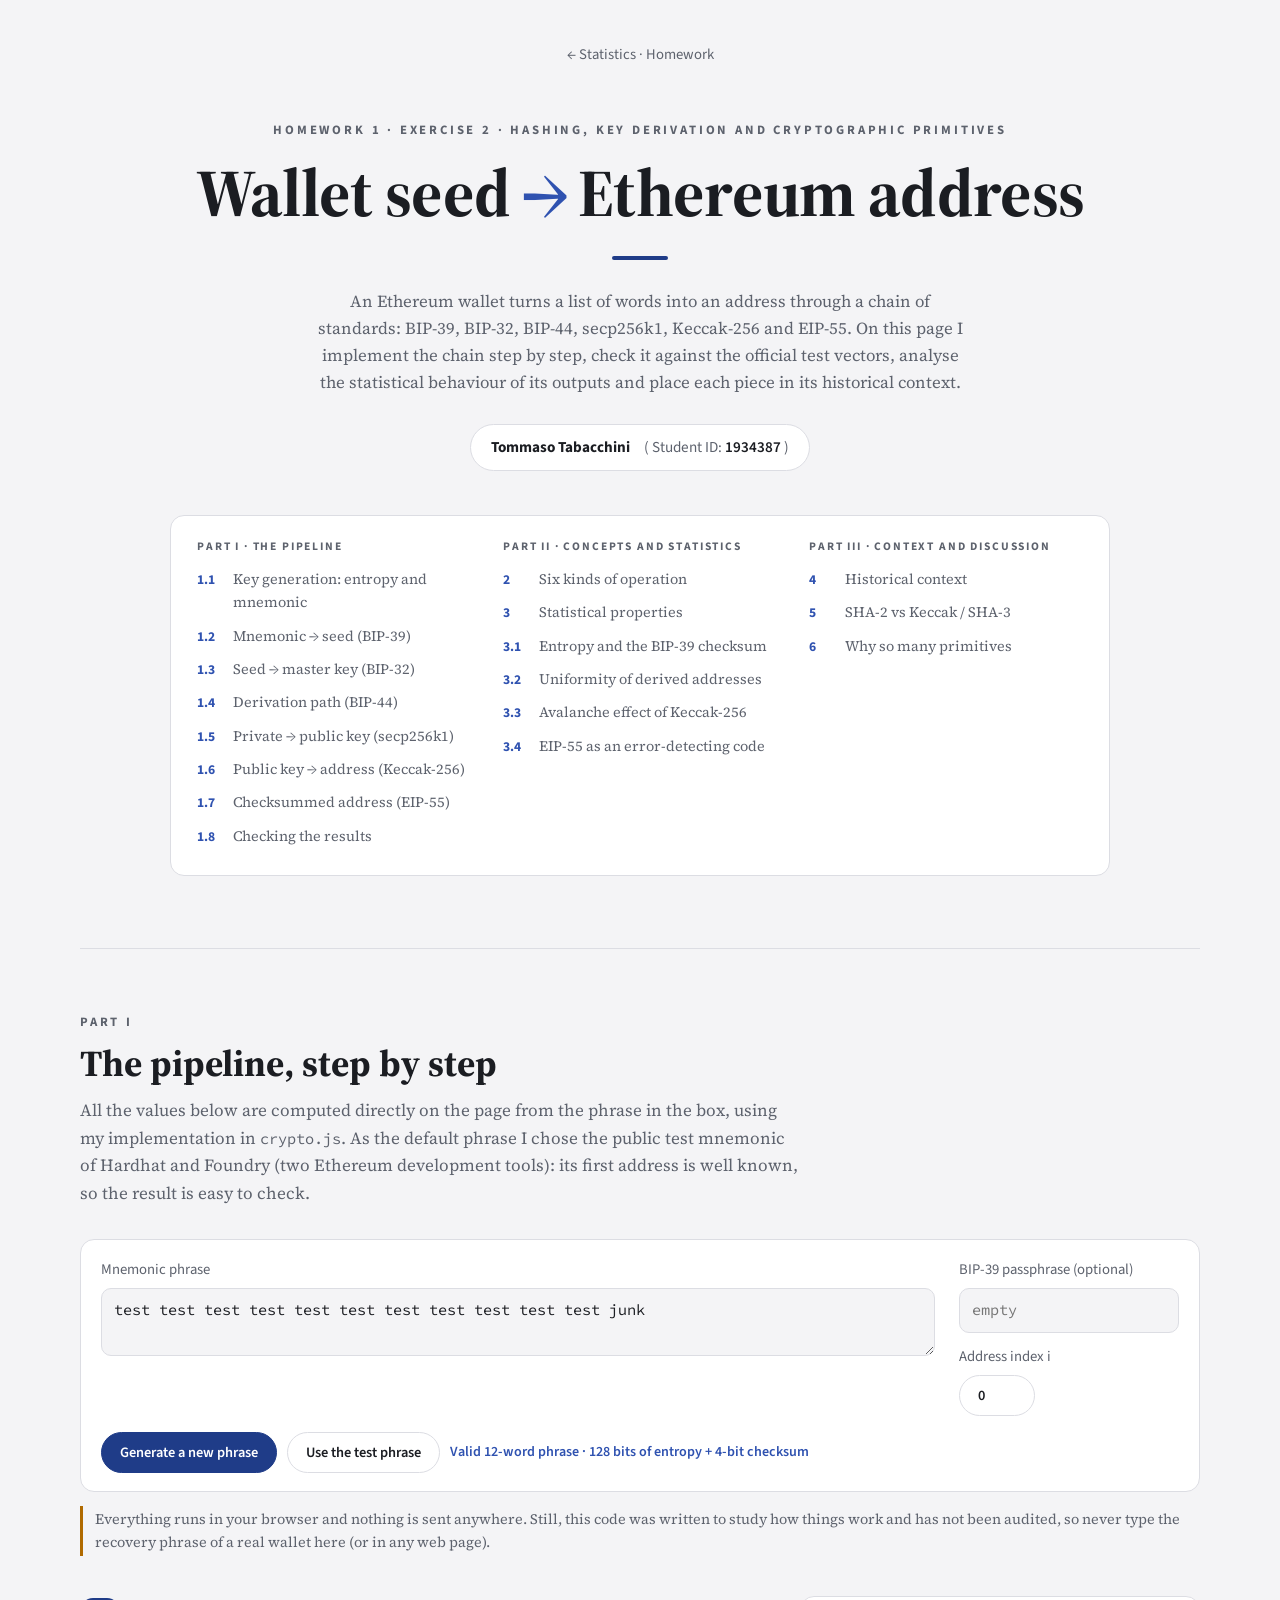
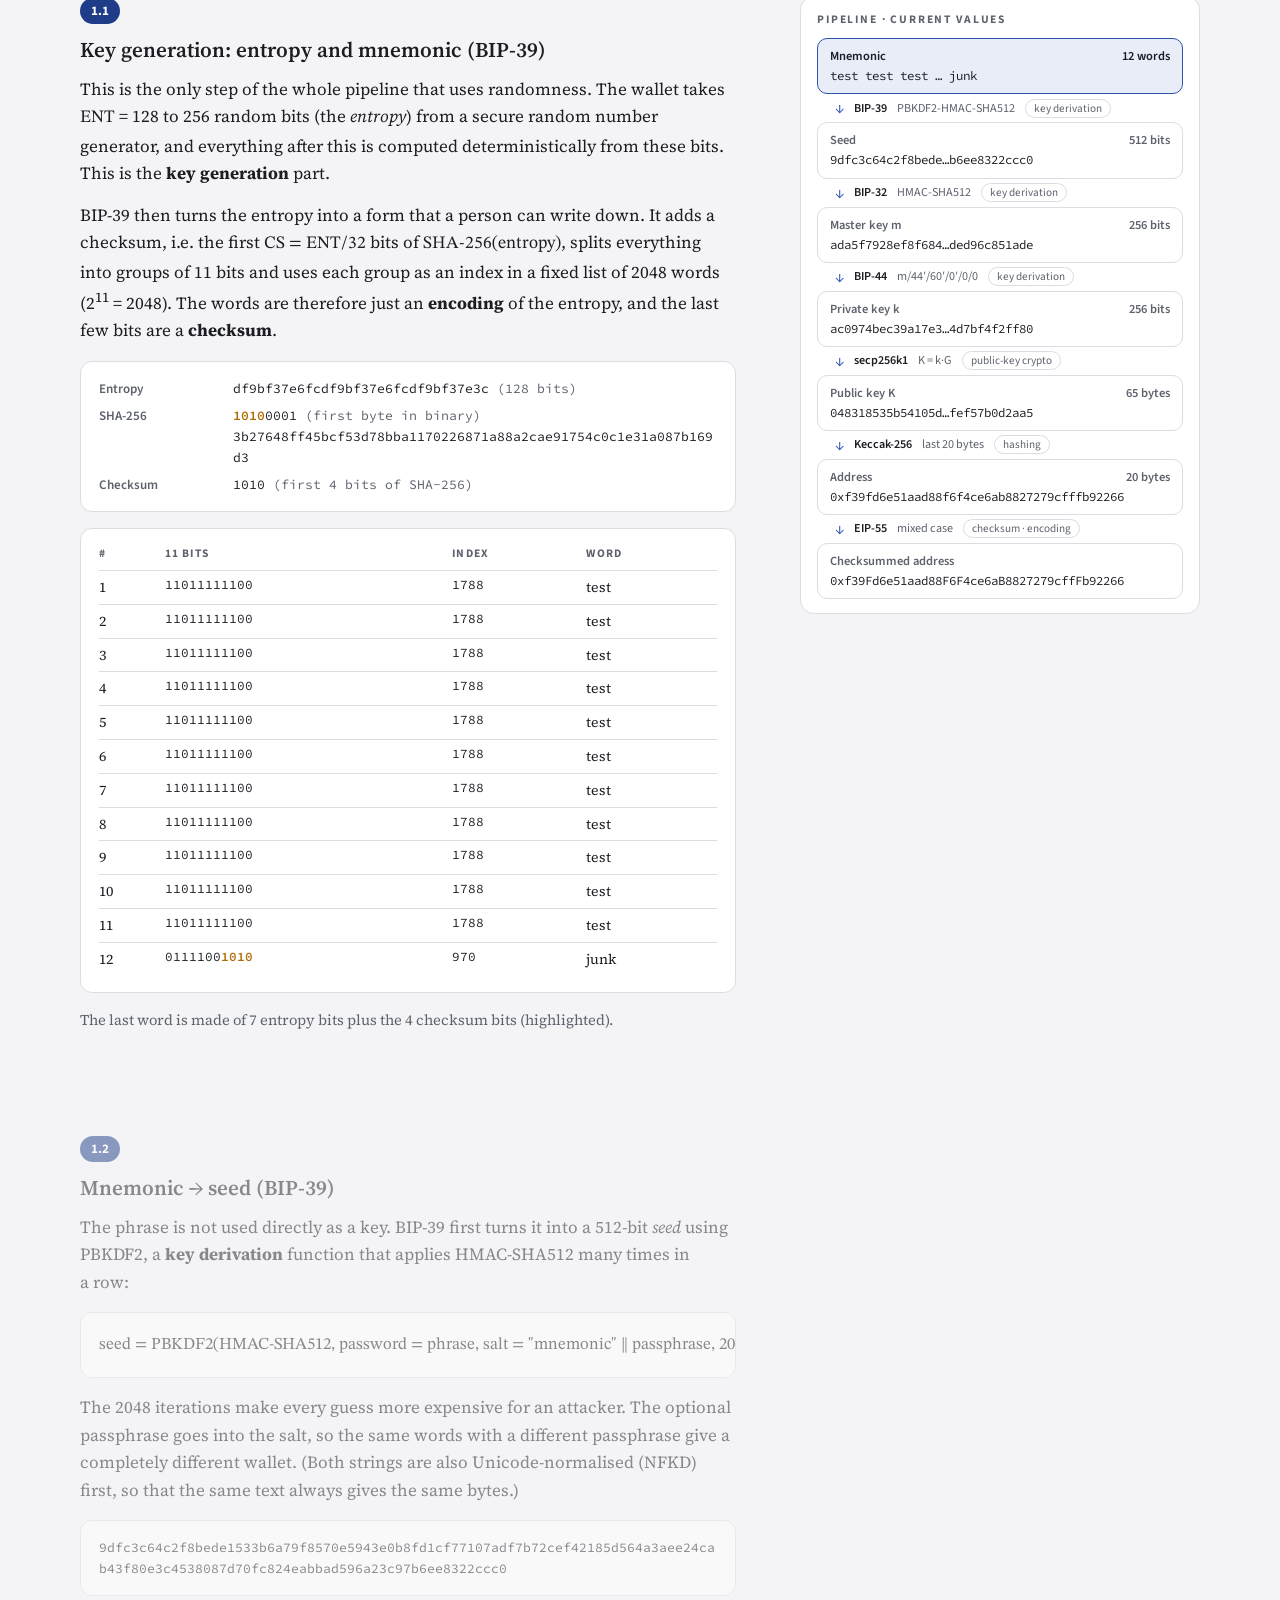
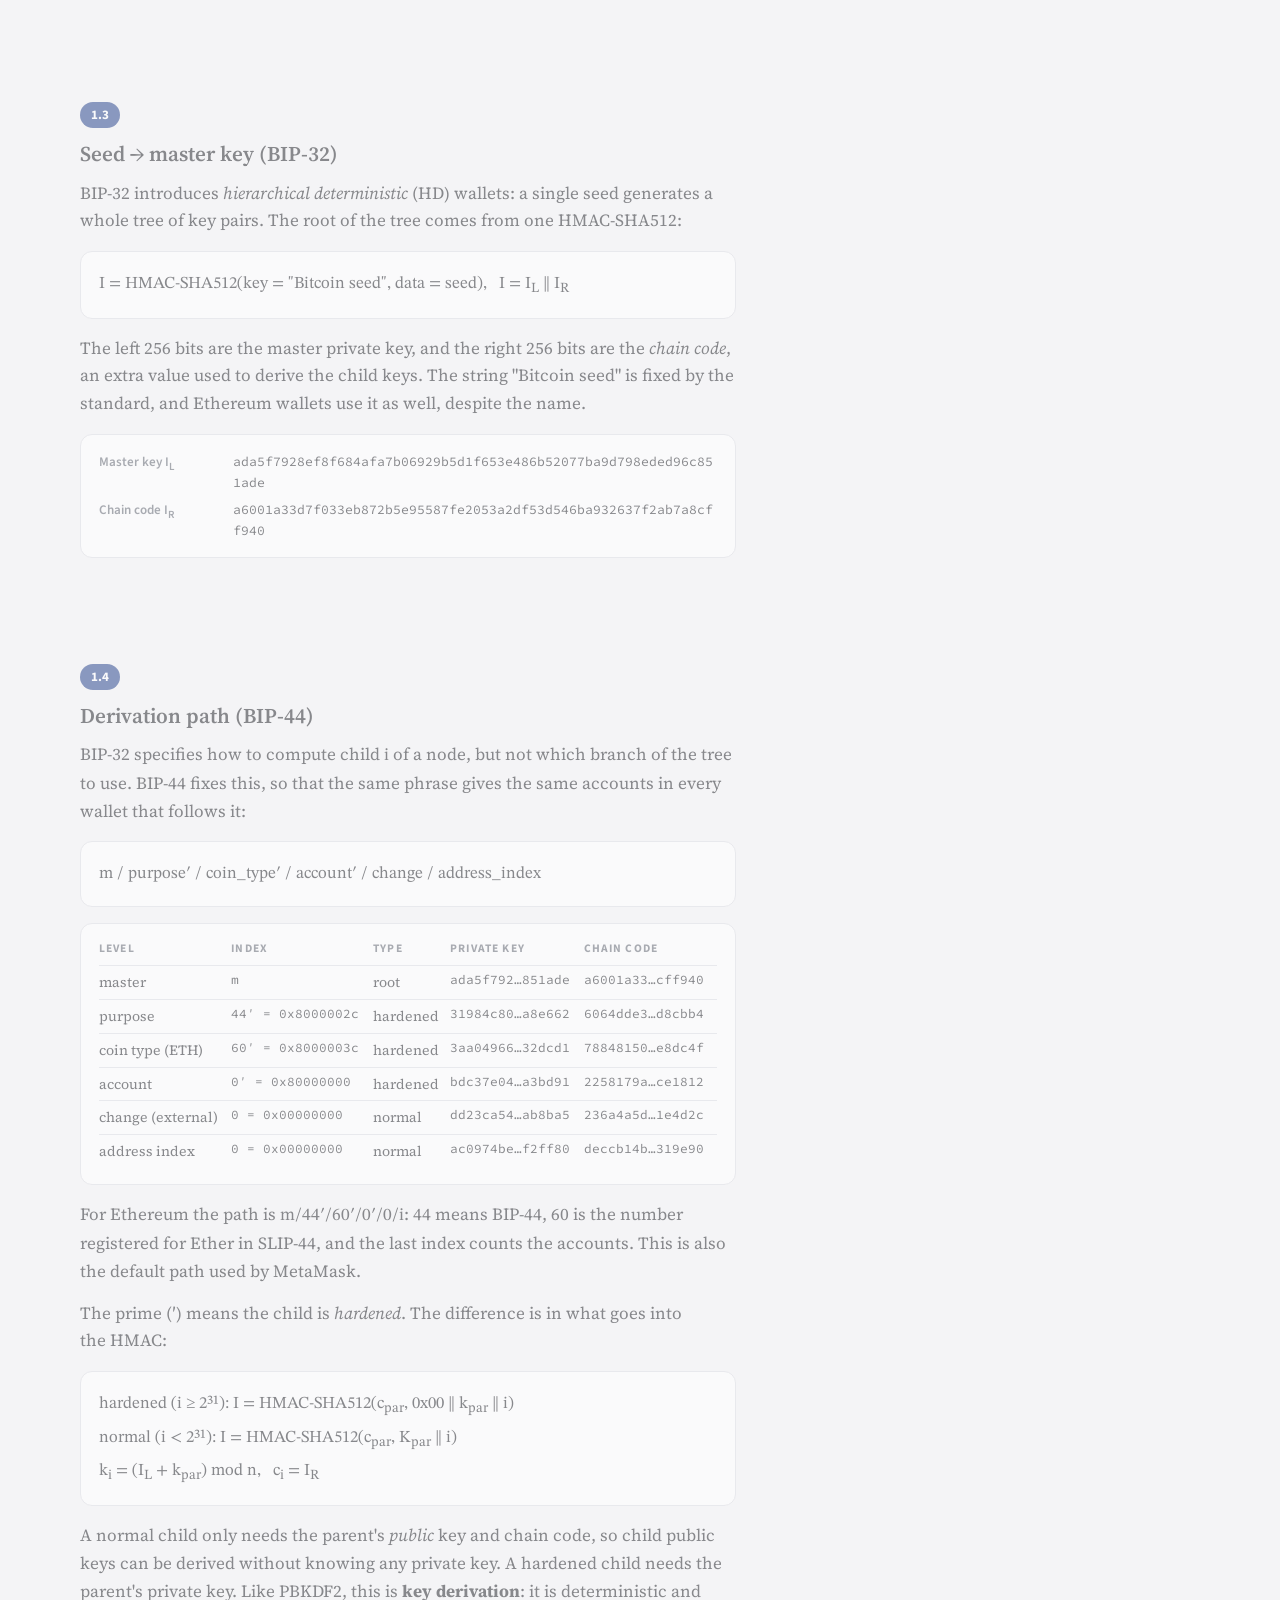
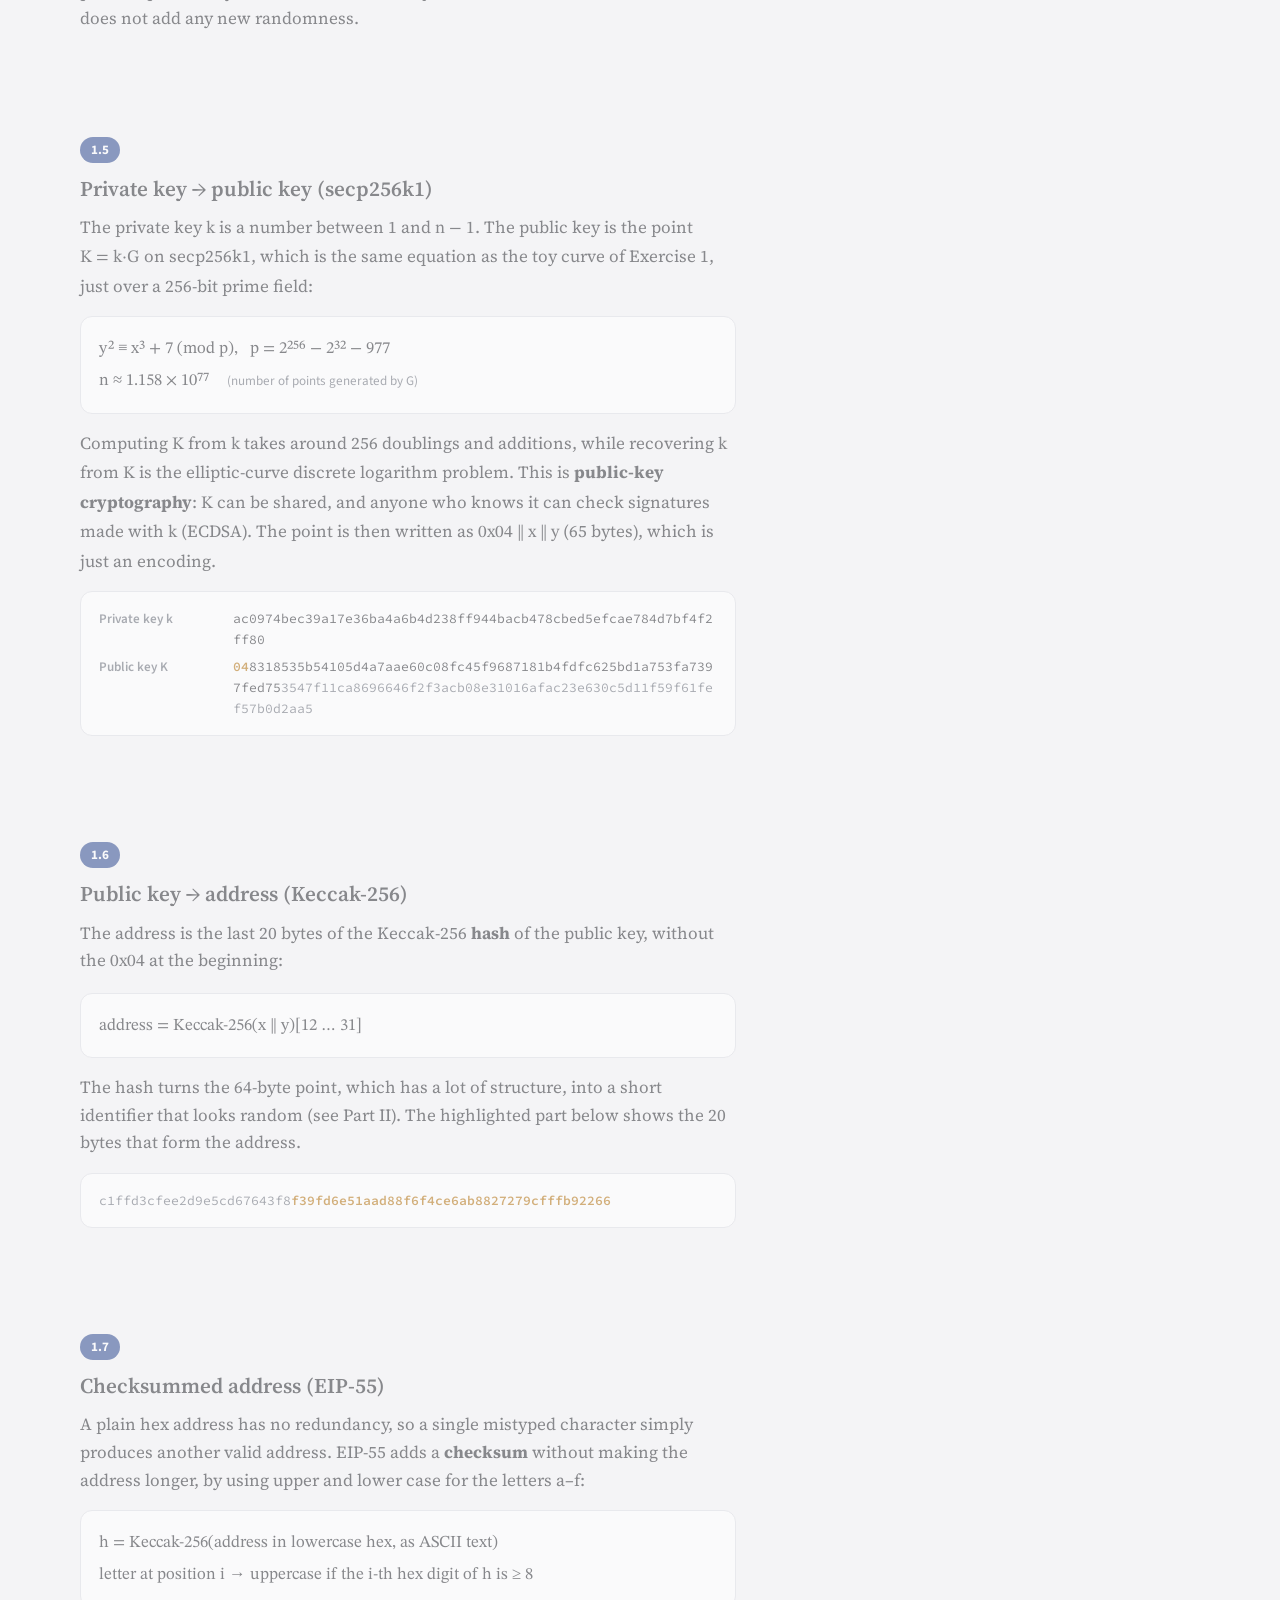
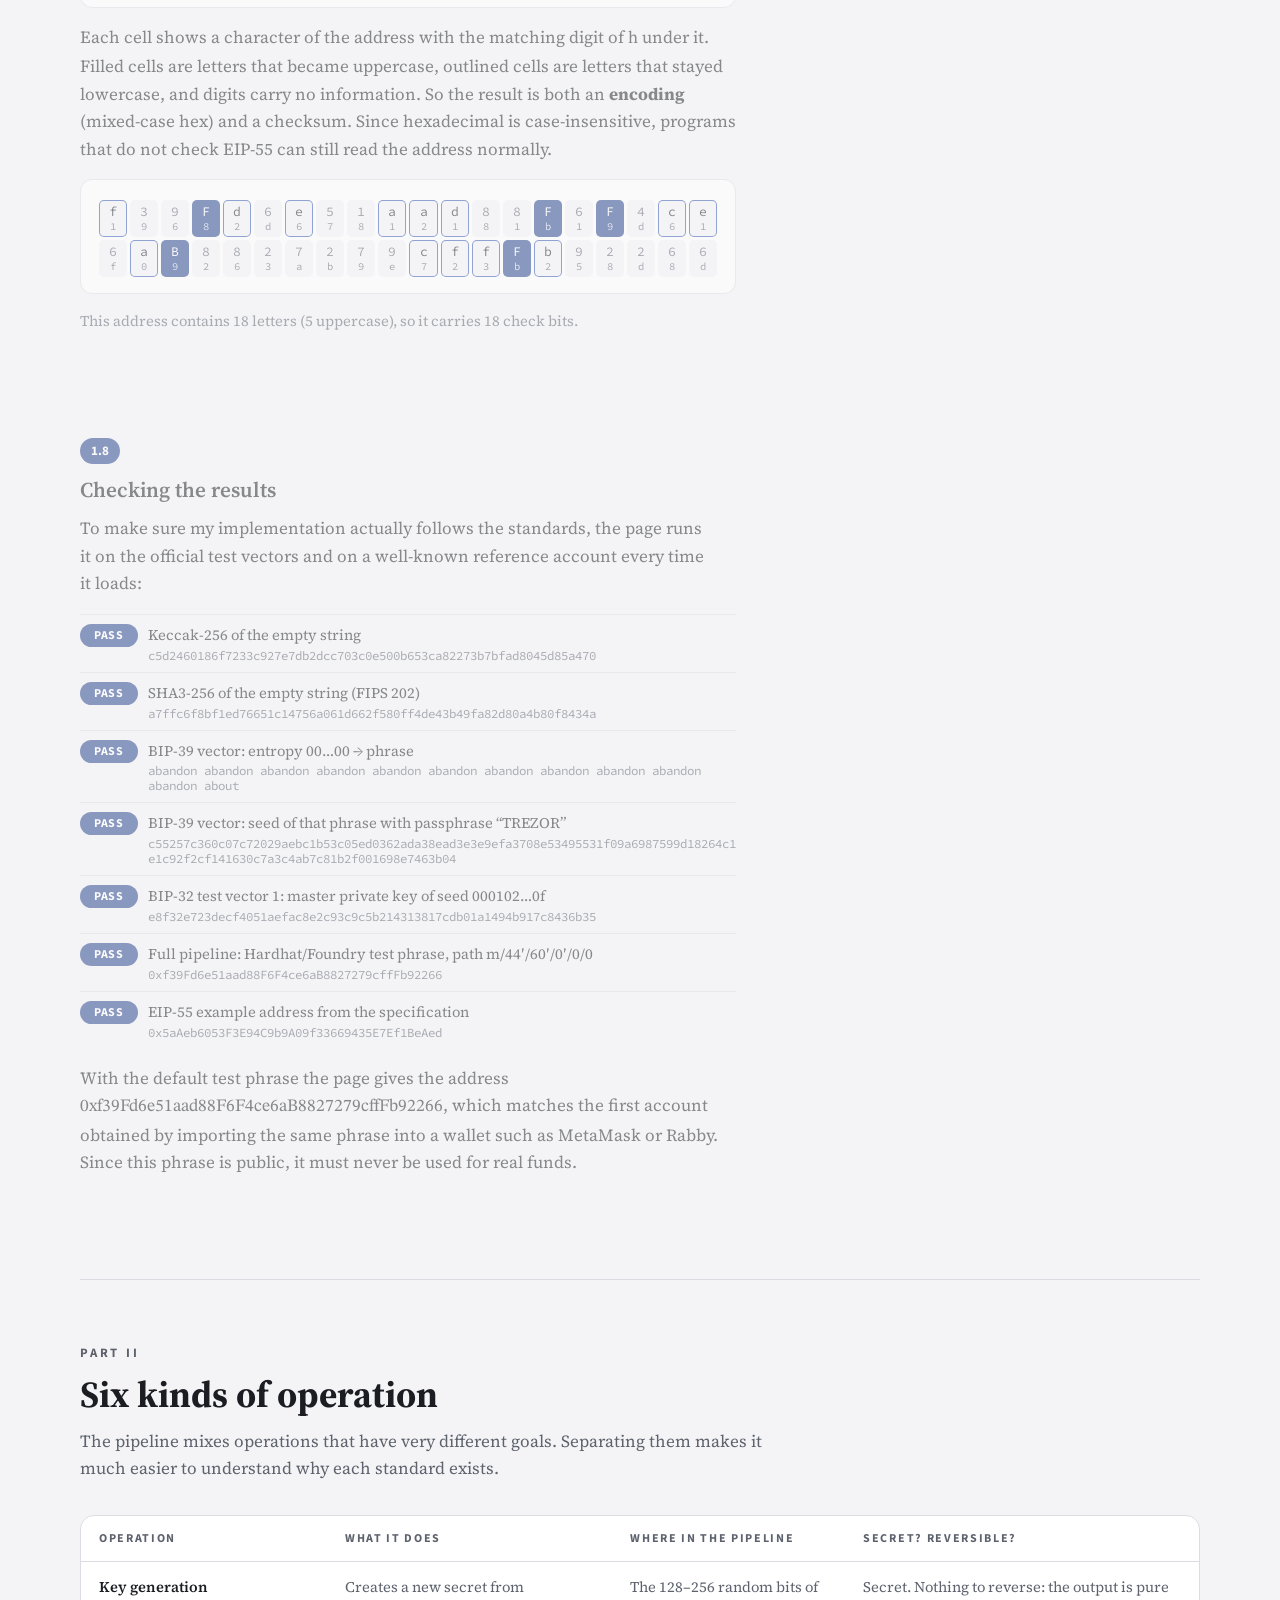
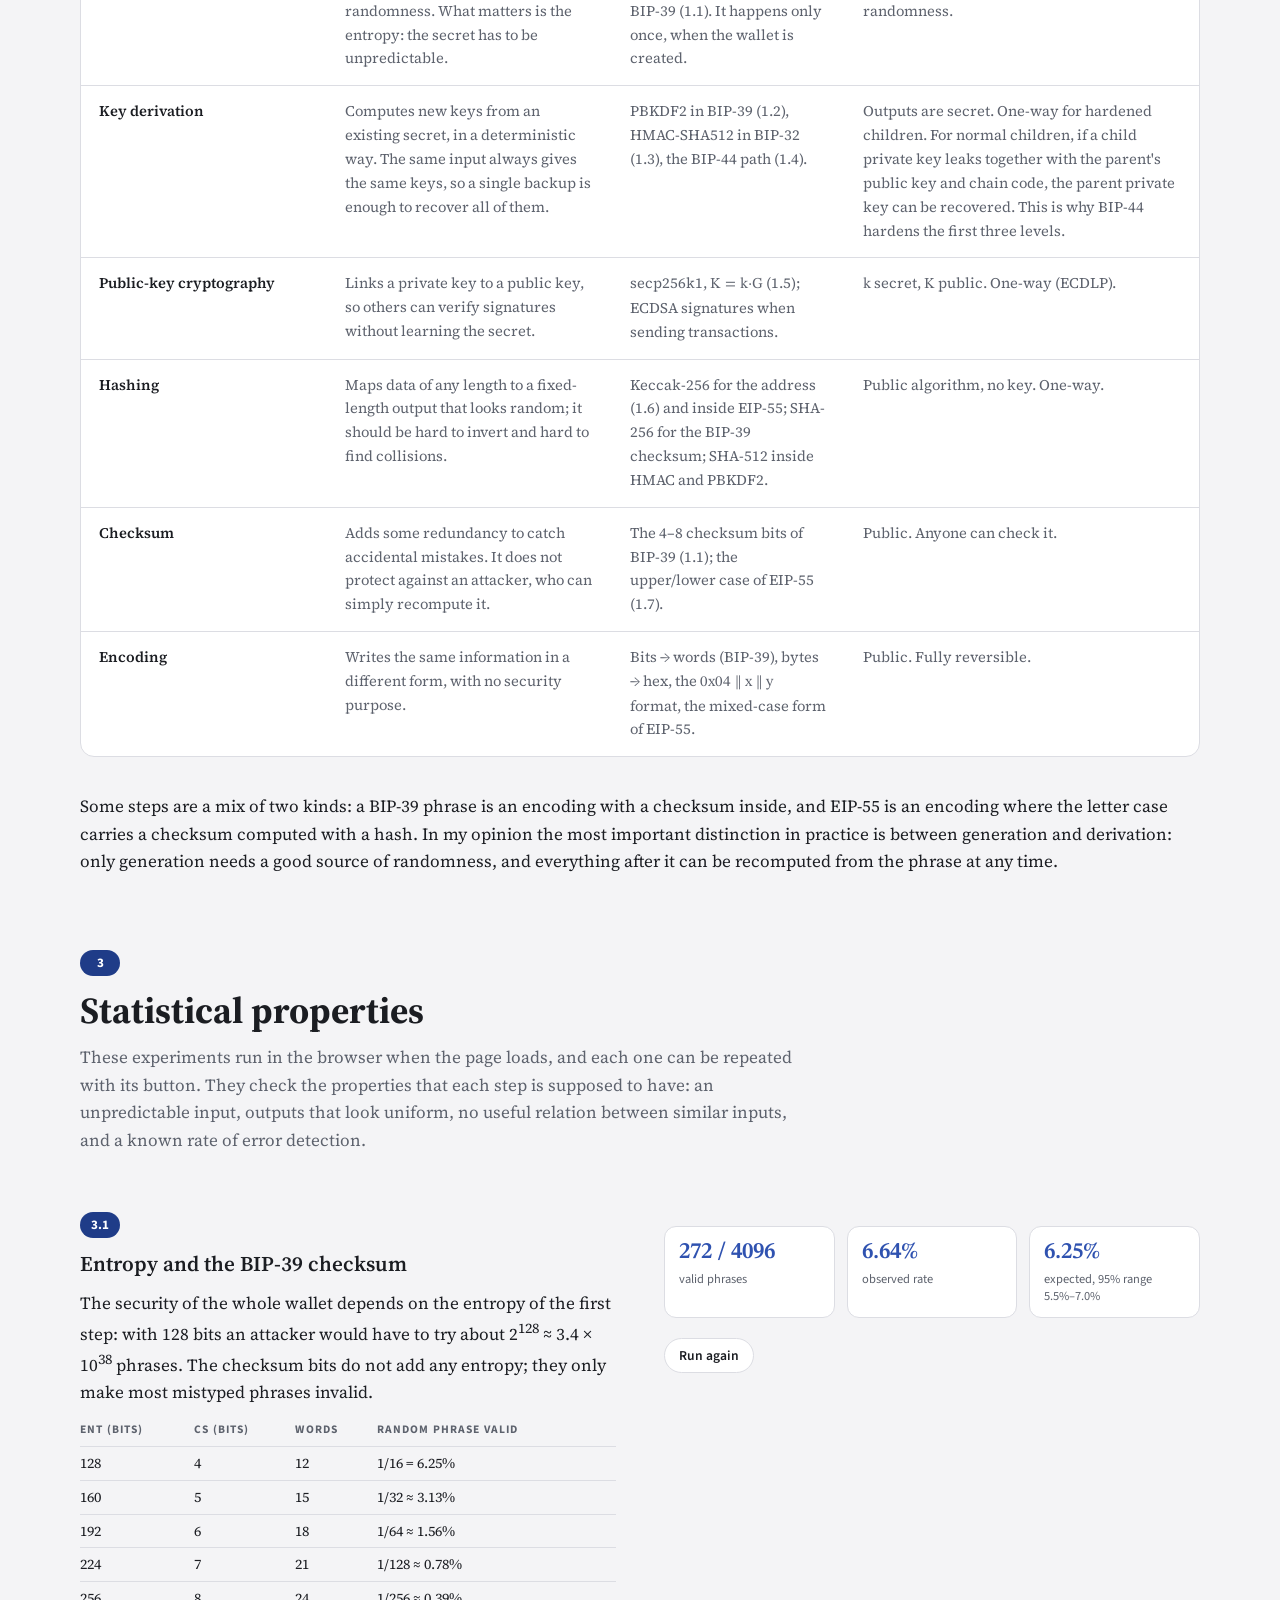
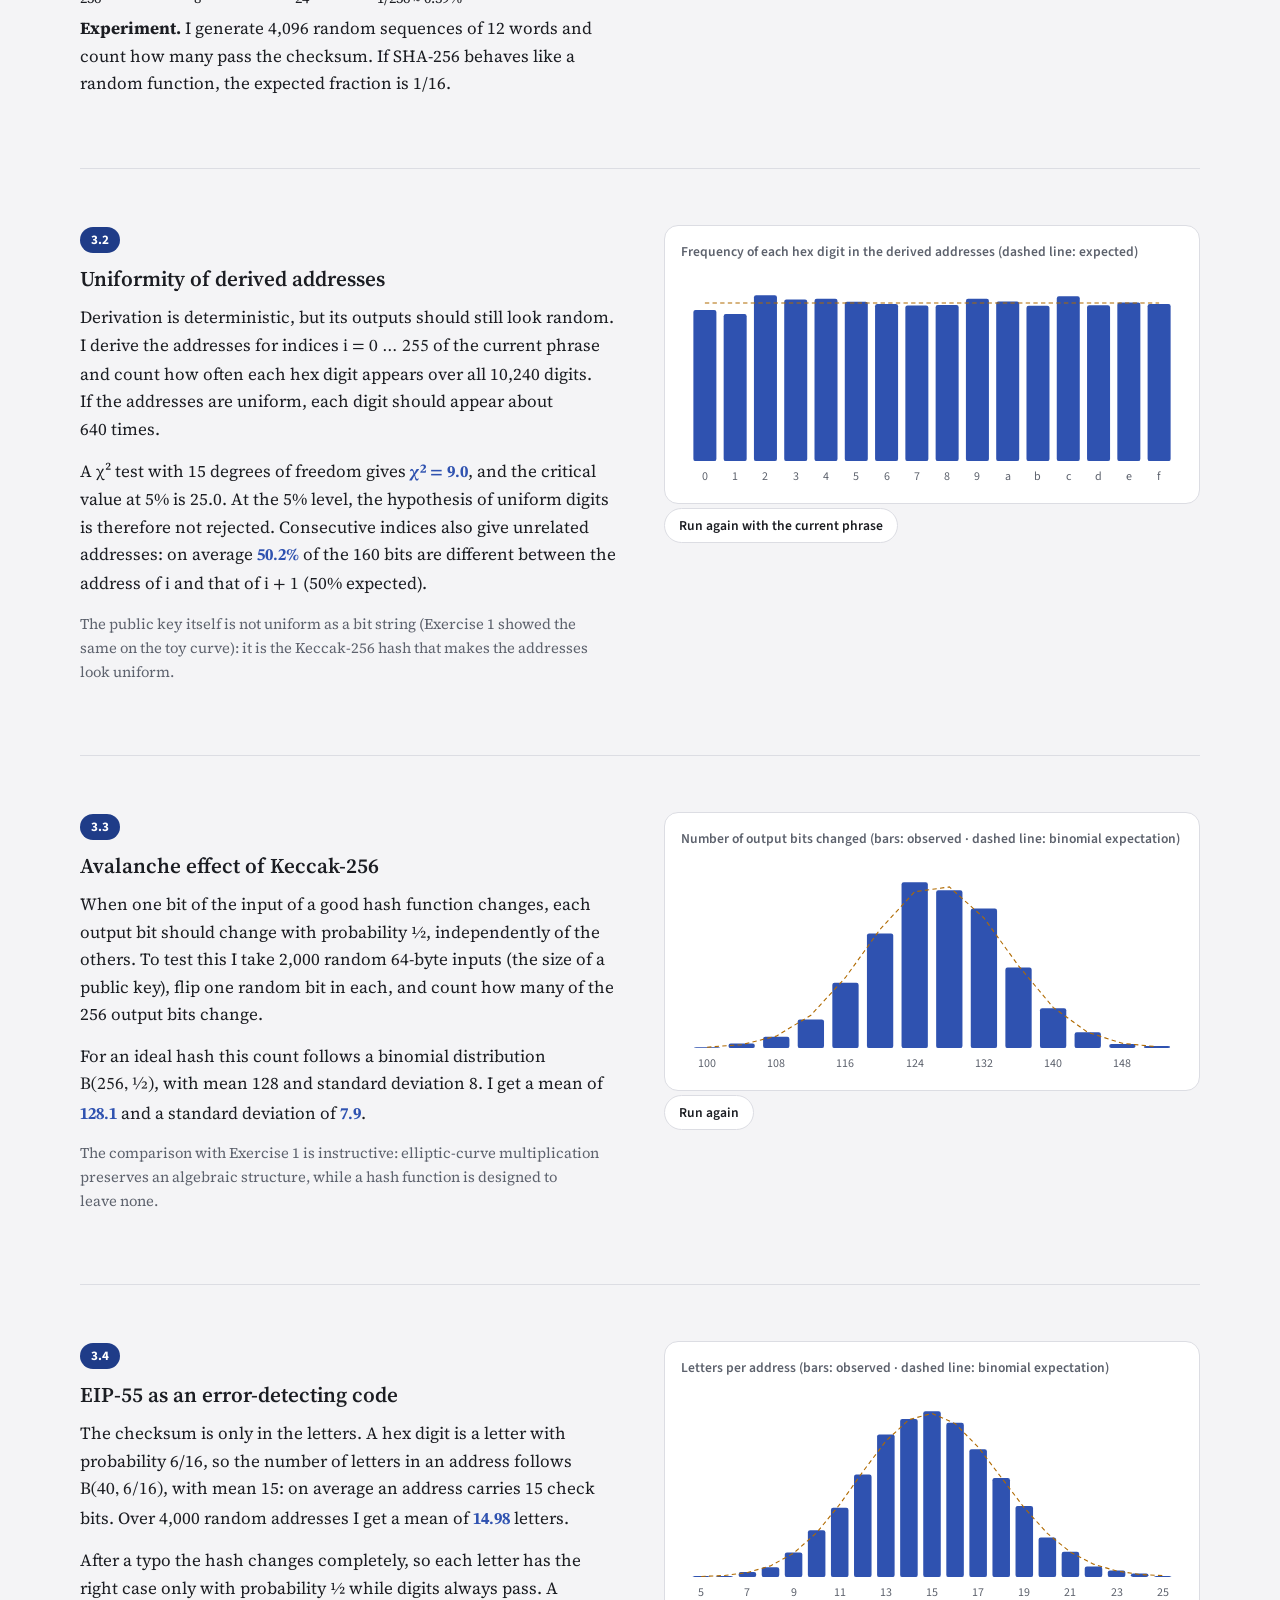
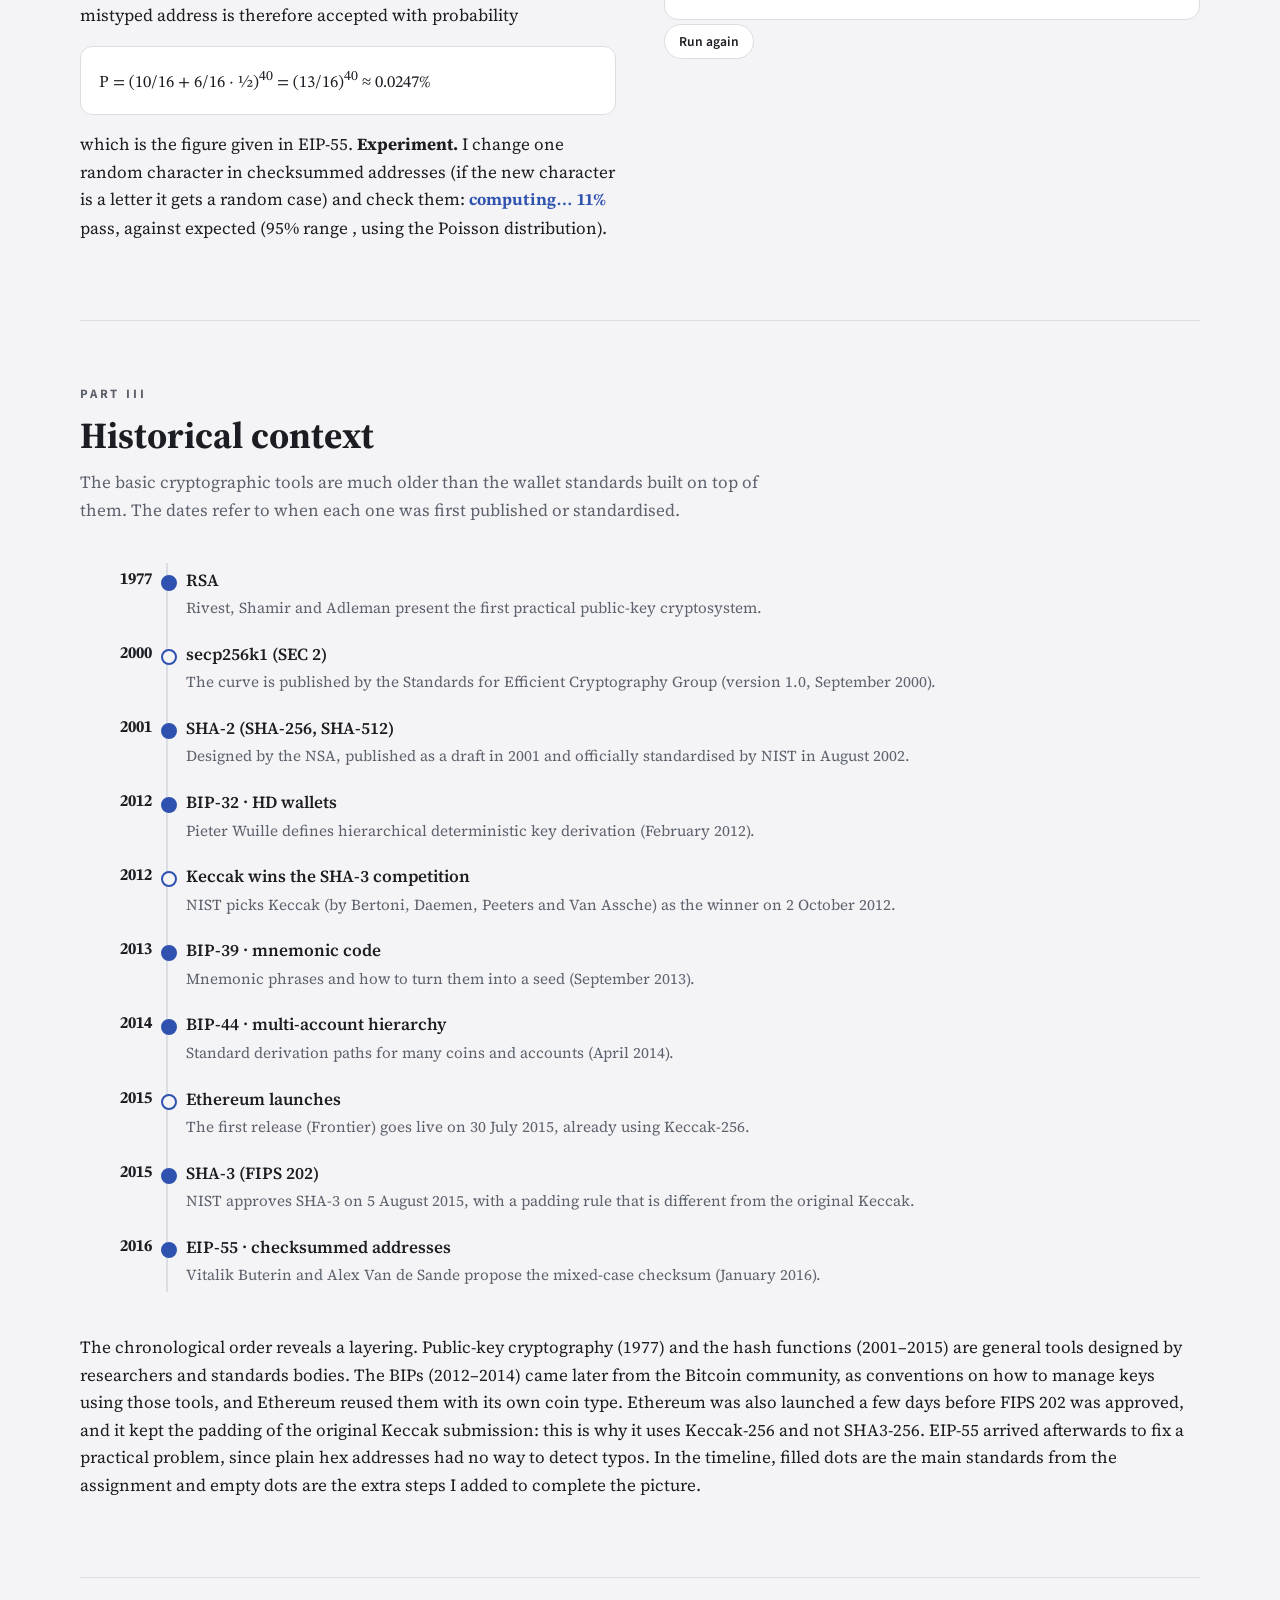
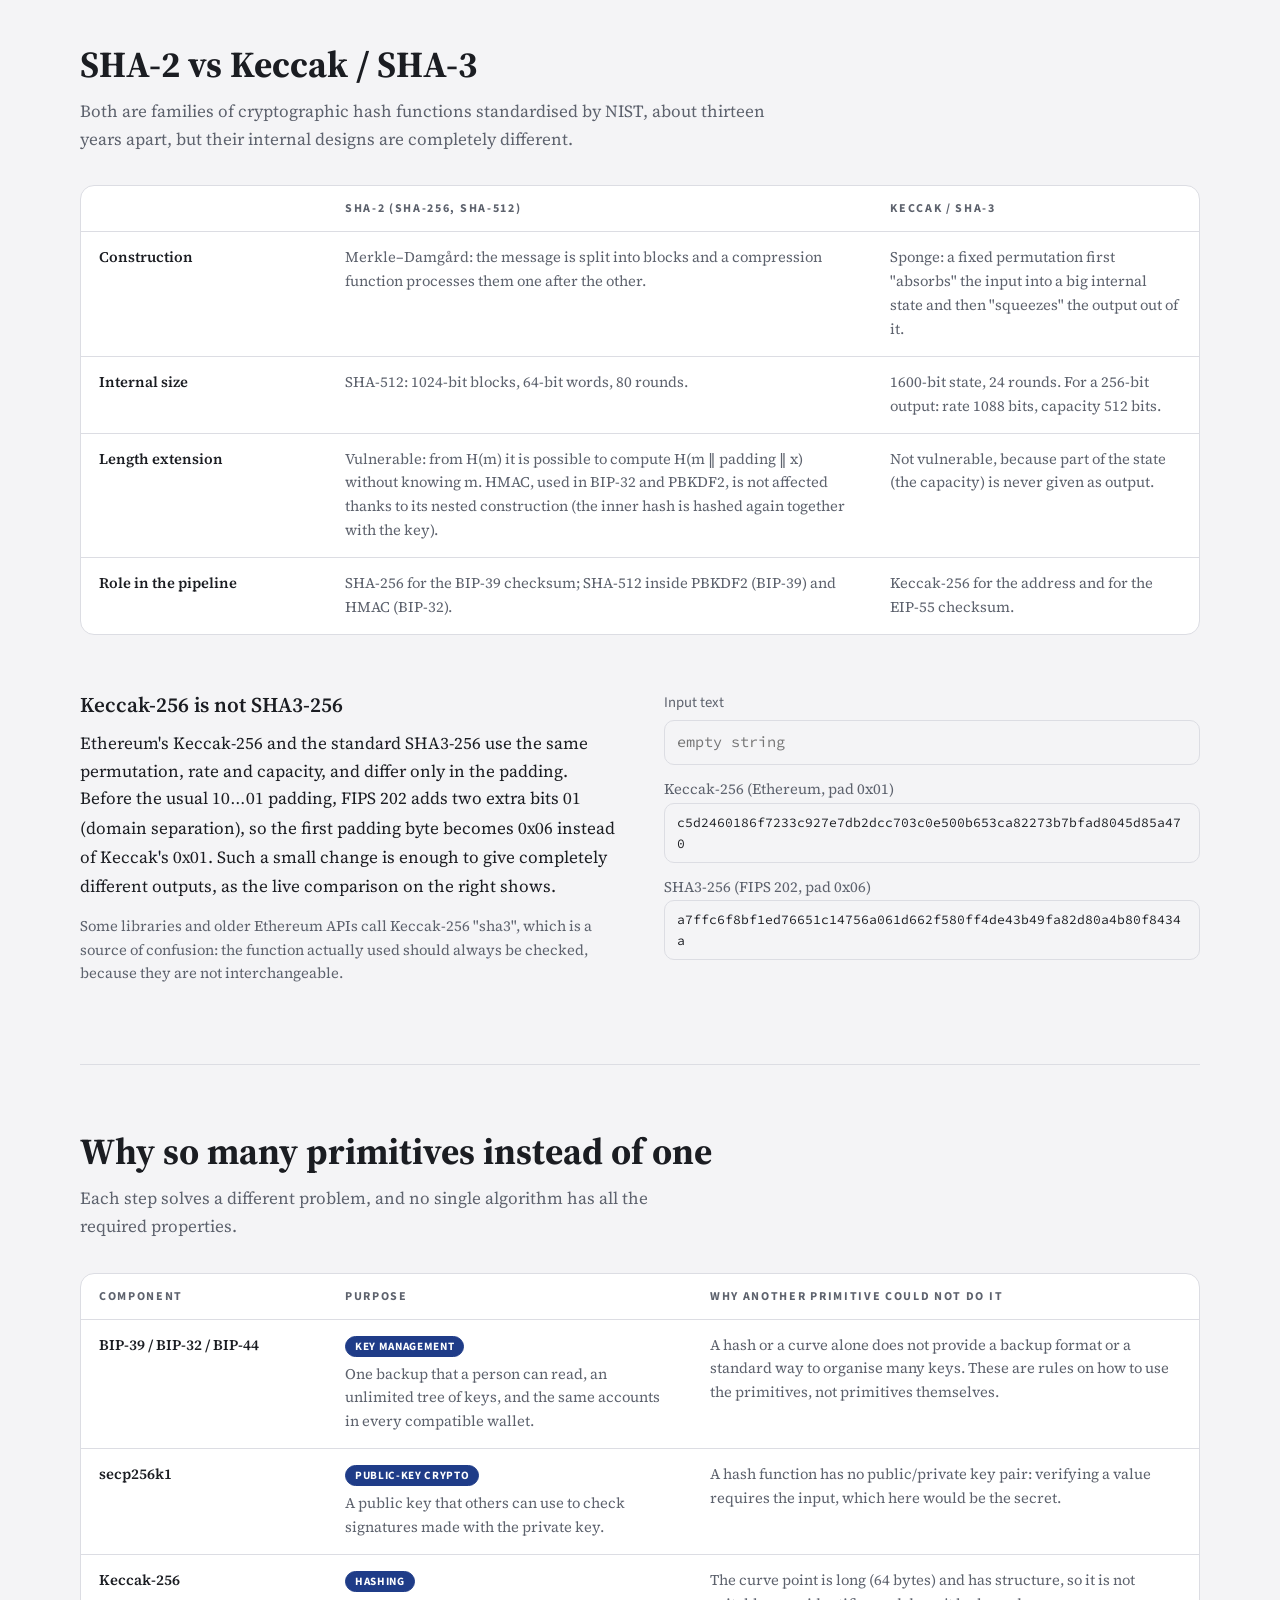
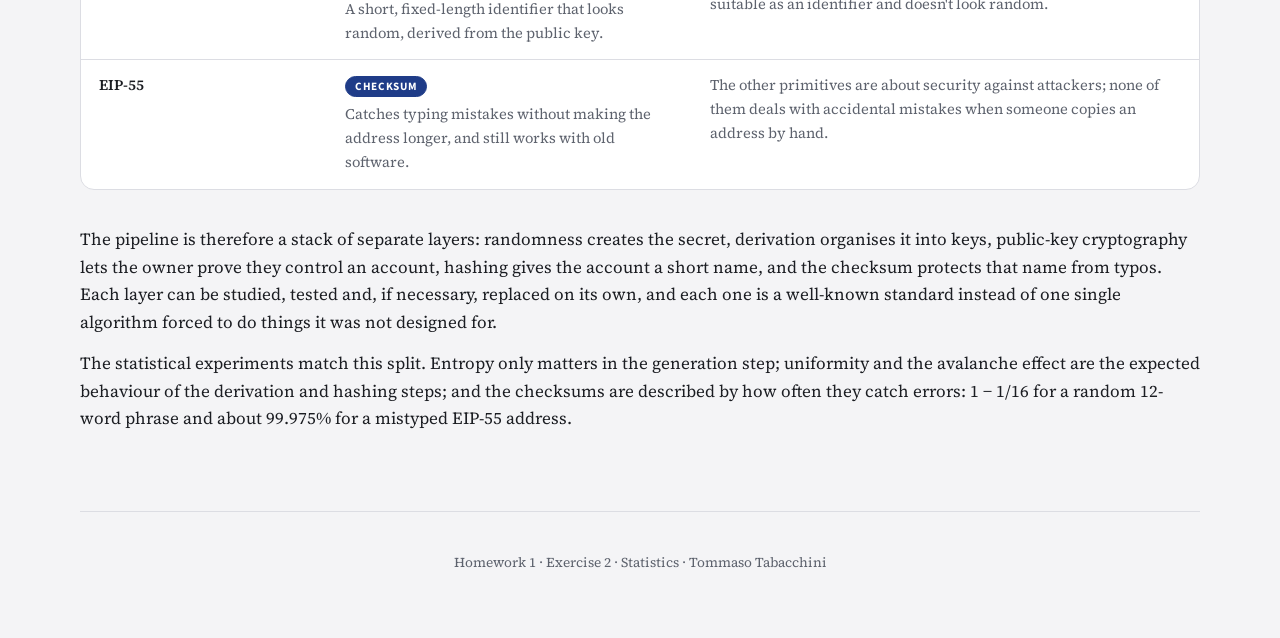
<file: Homework1/Exercise2/ex2.html>
<!doctype html>
<html lang="en">
  <head>
    <meta charset="utf-8" />
    <meta name="viewport" content="width=device-width, initial-scale=1" />
    <meta name="color-scheme" content="dark light" />
    <title>Homework 1 · Exercise 2 · Wallet seed → Ethereum address</title>
    <link rel="preconnect" href="https://fonts.googleapis.com" />
    <link
      rel="stylesheet"
      href="https://fonts.googleapis.com/css2?family=Source+Serif+4:ital,wght@0,400;0,600;0,700;1,400&family=Source+Sans+3:wght@400;600;700&family=STIX+Two+Text:ital,wght@0,400;0,600;0,700;1,400&family=Source+Code+Pro:wght@400;600&display=swap"
    />
    <link rel="stylesheet" href="ex2.css" />
  </head>
  <body>
    <div class="wrap">
      <header>
        <a class="back" href="../../index.html">← Statistics · Homework</a>
        <p class="eyebrow">
          Homework 1 · Exercise 2 · Hashing, key derivation and cryptographic
          primitives
        </p>
        <h1>Wallet seed <span>→</span> Ethereum address</h1>
        <div class="rule"></div>
        <p class="lead">
          An Ethereum wallet turns a list of words into an address through a
          chain of standards: BIP-39, BIP-32, BIP-44, secp256k1, Keccak-256 and
          EIP-55. On this page I implement the chain step by step, check it
          against the official test vectors, analyse the statistical behaviour
          of its outputs and place each piece in its historical context.
        </p>
        <div class="student">
          <b>Tommaso Tabacchini</b><span>( Student ID: <i>1934387</i> )</span>
        </div>
        <nav class="toc" id="toc" aria-label="Contents">
          <div>
            <p>Part I · The pipeline</p>
            <a href="#s11"><b>1.1</b>Key generation: entropy and mnemonic</a>
            <a href="#s12"><b>1.2</b>Mnemonic → seed (BIP-39)</a>
            <a href="#s13"><b>1.3</b>Seed → master key (BIP-32)</a>
            <a href="#s14"><b>1.4</b>Derivation path (BIP-44)</a>
            <a href="#s15"><b>1.5</b>Private → public key (secp256k1)</a>
            <a href="#s16"><b>1.6</b>Public key → address (Keccak-256)</a>
            <a href="#s17"><b>1.7</b>Checksummed address (EIP-55)</a>
            <a href="#s18"><b>1.8</b>Checking the results</a>
          </div>
          <div>
            <p>Part II · Concepts and statistics</p>
            <a href="#s2"><b>2</b>Six kinds of operation</a>
            <a href="#s3"><b>3</b>Statistical properties</a>
            <a href="#s31"><b>3.1</b>Entropy and the BIP-39 checksum</a>
            <a href="#s32"><b>3.2</b>Uniformity of derived addresses</a>
            <a href="#s33"><b>3.3</b>Avalanche effect of Keccak-256</a>
            <a href="#s34"><b>3.4</b>EIP-55 as an error-detecting code</a>
          </div>
          <div>
            <p>Part III · Context and discussion</p>
            <a href="#s4"><b>4</b>Historical context</a>
            <a href="#s5"><b>5</b>SHA-2 vs Keccak / SHA-3</a>
            <a href="#s6"><b>6</b>Why so many primitives</a>
          </div>
        </nav>
      </header>
      <a class="totoc" id="totoc" href="#toc">↑ Contents</a>

      <!-- PART 1 -->
      <section class="part" id="s1">
        <p class="eyebrow">Part I</p>
        <h2>The pipeline, step by step</h2>
        <p class="intro">
          All the values below are computed directly on the page from the phrase
          in the box, using my implementation in
          <code>crypto.js</code>. As the default phrase I chose the public test
          mnemonic of Hardhat and Foundry (two Ethereum development tools): its
          first address is well known, so the result is easy to check.
        </p>

        <div class="inputs">
          <label
            >Mnemonic phrase
            <textarea
              id="phrase"
              rows="2"
              spellcheck="false"
              autocomplete="off"
            ></textarea>
          </label>
          <div class="side">
            <label
              >BIP-39 passphrase (optional)
              <input
                id="pass"
                type="text"
                spellcheck="false"
                autocomplete="off"
                placeholder="empty"
              />
            </label>
            <label
              >Address index i
              <input id="idx" type="number" min="0" max="999" value="0" />
            </label>
          </div>
          <div class="ctrl">
            <button class="primary" id="gen">Generate a new phrase</button>
            <button id="reset">Use the test phrase</button>
            <span class="status" id="status" aria-live="polite"></span>
          </div>
        </div>
        <p class="warn">
          Everything runs in your browser and nothing is sent anywhere. Still,
          this code was written to study how things work and has not been
          audited, so never type the recovery phrase of a real wallet here (or
          in any web page).
        </p>

        <div class="lab">
          <aside class="stage">
            <div class="flow" id="flow">
              <h4>Pipeline · current values</h4>
              <div class="node" data-n="mn">
                <small>Mnemonic<span data-v="nwords"></span></small
                ><code data-v="mnShort"></code>
              </div>
              <div class="edge" data-e="mn">
                <b>BIP-39</b> PBKDF2-HMAC-SHA512 <i>key derivation</i>
              </div>
              <div class="node" data-n="seed">
                <small>Seed<span>512 bits</span></small
                ><code data-v="seedShort"></code>
              </div>
              <div class="edge" data-e="seed">
                <b>BIP-32</b> HMAC-SHA512 <i>key derivation</i>
              </div>
              <div class="node" data-n="master">
                <small>Master key m<span>256 bits</span></small
                ><code data-v="masterShort"></code>
              </div>
              <div class="edge" data-e="master">
                <b>BIP-44</b> <span data-v="path"></span> <i>key derivation</i>
              </div>
              <div class="node" data-n="priv">
                <small>Private key k<span>256 bits</span></small
                ><code data-v="privShort"></code>
              </div>
              <div class="edge" data-e="priv">
                <b>secp256k1</b> K = k·G <i>public-key crypto</i>
              </div>
              <div class="node" data-n="pub">
                <small>Public key K<span>65 bytes</span></small
                ><code data-v="pubShort"></code>
              </div>
              <div class="edge" data-e="pub">
                <b>Keccak-256</b> last 20 bytes <i>hashing</i>
              </div>
              <div class="node" data-n="addr">
                <small>Address<span>20 bytes</span></small
                ><code data-v="addrLower"></code>
              </div>
              <div class="edge" data-e="addr">
                <b>EIP-55</b> mixed case <i>checksum · encoding</i>
              </div>
              <div class="node" data-n="cs">
                <small>Checksummed address</small
                ><code data-v="checksummed"></code>
              </div>
            </div>
          </aside>

          <div class="steps" id="steps">
            <article class="step" id="s11" data-n="mn">
              <span class="num">1.1</span>
              <h3>Key generation: entropy and mnemonic (BIP-39)</h3>
              <p>
                This is the only step of the whole pipeline that uses
                randomness. The wallet takes
                <span class="m">ENT</span> = 128 to 256 random bits (the
                <em>entropy</em>) from a secure random number generator, and
                everything after this is computed deterministically from these
                bits. This is the <strong>key generation</strong> part.
              </p>
              <p>
                BIP-39 then turns the entropy into a form that a person can
                write down. It adds a checksum, i.e. the first
                <span class="m">CS = ENT/32</span> bits of
                <span class="m">SHA-256(entropy)</span>, splits everything into
                groups of 11 bits and uses each group as an index in a fixed
                list of 2048 words (2<sup>11</sup> = 2048). The words are
                therefore just an <strong>encoding</strong> of the entropy, and
                the last few bits are a <strong>checksum</strong>.
              </p>
              <div class="box">
                <dl class="kv">
                  <dt>Entropy</dt>
                  <dd class="hex" data-v="entropy"></dd>
                  <dt>SHA-256</dt>
                  <dd class="hex" data-v="entHash"></dd>
                  <dt>Checksum</dt>
                  <dd class="hex" data-v="checksum"></dd>
                </dl>
              </div>
              <div class="box tw2"><table class="tbl" id="bits"></table></div>
              <p class="note" id="bitsNote"></p>
            </article>

            <article class="step" id="s12" data-n="seed">
              <span class="num">1.2</span>
              <h3>Mnemonic → seed (BIP-39)</h3>
              <p>
                The phrase is not used directly as a key. BIP-39 first turns it
                into a 512-bit <em>seed</em> using PBKDF2, a
                <strong>key derivation</strong> function that applies
                HMAC-SHA512 many times in a row:
              </p>
              <div class="box formula">
                seed = PBKDF2(HMAC-SHA512, password = phrase, salt = "mnemonic"
                ‖ passphrase, 2048, 512 bits)
              </div>
              <p>
                The 2048 iterations make every guess more expensive for an
                attacker. The optional passphrase goes into the salt, so the
                same words with a different passphrase give a completely
                different wallet. (Both strings are also Unicode-normalised
                (NFKD) first, so that the same text always gives the same
                bytes.)
              </p>
              <div class="box hex" data-v="seed"></div>
            </article>

            <article class="step" id="s13" data-n="master">
              <span class="num">1.3</span>
              <h3>Seed → master key (BIP-32)</h3>
              <p>
                BIP-32 introduces <em>hierarchical deterministic</em> (HD)
                wallets: a single seed generates a whole tree of key pairs. The
                root of the tree comes from one HMAC-SHA512:
              </p>
              <div class="box formula">
                I = HMAC-SHA512(key = "Bitcoin seed", data = seed),&nbsp;&nbsp;
                I = I<sub>L</sub> ‖ I<sub>R</sub>
              </div>
              <p>
                The left 256 bits are the master private key, and the right 256
                bits are the <em>chain code</em>, an extra value used to derive
                the child keys. The string "Bitcoin seed" is fixed by the
                standard, and Ethereum wallets use it as well, despite the name.
              </p>
              <div class="box">
                <dl class="kv">
                  <dt>Master key I<sub>L</sub></dt>
                  <dd class="hex" data-v="masterK"></dd>
                  <dt>Chain code I<sub>R</sub></dt>
                  <dd class="hex" data-v="masterC"></dd>
                </dl>
              </div>
            </article>

            <article class="step" id="s14" data-n="priv">
              <span class="num">1.4</span>
              <h3>Derivation path (BIP-44)</h3>
              <p>
                BIP-32 specifies how to compute child
                <span class="m">i</span> of a node, but not which branch of the
                tree to use. BIP-44 fixes this, so that the same phrase gives
                the same accounts in every wallet that follows it:
              </p>
              <div class="box formula">
                m / purpose′ / coin_type′ / account′ / change / address_index
              </div>
              <div class="box tw2"><table class="tbl" id="path"></table></div>
              <p>
                For Ethereum the path is
                <span class="m">m/44′/60′/0′/0/i</span>: 44 means BIP-44, 60 is
                the number registered for Ether in SLIP-44, and the last index
                counts the accounts. This is also the default path used by
                MetaMask.
              </p>
              <p>
                The prime (′) means the child is <em>hardened</em>. The
                difference is in what goes into the HMAC:
              </p>
              <div class="box formula">
                hardened (i ≥ 2³¹): I = HMAC-SHA512(c<sub>par</sub>, 0x00 ‖
                k<sub>par</sub> ‖ i)<br />
                normal (i &lt; 2³¹): I = HMAC-SHA512(c<sub>par</sub>, K<sub
                  >par</sub
                >
                ‖ i)<br />
                k<sub>i</sub> = (I<sub>L</sub> + k<sub>par</sub>) mod
                n,&nbsp;&nbsp; c<sub>i</sub> = I<sub>R</sub>
              </div>
              <p>
                A normal child only needs the parent's <em>public</em> key and
                chain code, so child public keys can be derived without knowing
                any private key. A hardened child needs the parent's private
                key. Like PBKDF2, this is <strong>key derivation</strong>: it is
                deterministic and does not add any new randomness.
              </p>
            </article>

            <article class="step" id="s15" data-n="pub">
              <span class="num">1.5</span>
              <h3>Private key → public key (secp256k1)</h3>
              <p>
                The private key <span class="m">k</span> is a number between 1
                and <span class="m">n − 1</span>. The public key is the point
                <span class="m">K = k·G</span> on secp256k1, which is the same
                equation as the toy curve of Exercise 1, just over a 256-bit
                prime field:
              </p>
              <div class="box formula">
                y² ≡ x³ + 7 (mod p),&nbsp;&nbsp; p = 2²⁵⁶ − 2³² − 977<br />
                n ≈ 1.158 × 10⁷⁷
                <small>(number of points generated by G)</small>
              </div>
              <p>
                Computing <span class="m">K</span> from
                <span class="m">k</span> takes around 256 doublings and
                additions, while recovering <span class="m">k</span> from
                <span class="m">K</span> is the elliptic-curve discrete
                logarithm problem. This is
                <strong>public-key cryptography</strong>:
                <span class="m">K</span> can be shared, and anyone who knows it
                can check signatures made with <span class="m">k</span> (ECDSA).
                The point is then written as
                <span class="m">0x04 ‖ x ‖ y</span> (65 bytes), which is just an
                encoding.
              </p>
              <div class="box">
                <dl class="kv">
                  <dt>Private key k</dt>
                  <dd class="hex" data-v="priv"></dd>
                  <dt>Public key K</dt>
                  <dd class="hex" data-v="pub"></dd>
                </dl>
              </div>
            </article>

            <article class="step" id="s16" data-n="addr">
              <span class="num">1.6</span>
              <h3>Public key → address (Keccak-256)</h3>
              <p>
                The address is the last 20 bytes of the Keccak-256
                <strong>hash</strong> of the public key, without the
                <span class="m">0x04</span> at the beginning:
              </p>
              <div class="box formula">
                address = Keccak-256(x ‖ y)[12 … 31]
              </div>
              <p>
                The hash turns the 64-byte point, which has a lot of structure,
                into a short identifier that looks random (see Part II). The
                highlighted part below shows the 20 bytes that form the address.
              </p>
              <div class="box hex" data-v="keccak"></div>
            </article>

            <article class="step" id="s17" data-n="cs">
              <span class="num">1.7</span>
              <h3>Checksummed address (EIP-55)</h3>
              <p>
                A plain hex address has no redundancy, so a single mistyped
                character simply produces another valid address. EIP-55 adds a
                <strong>checksum</strong> without making the address longer, by
                using upper and lower case for the letters a–f:
              </p>
              <div class="box formula">
                h = Keccak-256(address in lowercase hex, as ASCII text)<br />
                letter at position i → uppercase if the i-th hex digit of h is ≥
                8
              </div>
              <p>
                Each cell shows a character of the address with the matching
                digit of <span class="m">h</span> under it. Filled cells are
                letters that became uppercase, outlined cells are letters that
                stayed lowercase, and digits carry no information. So the result
                is both an <strong>encoding</strong> (mixed-case hex) and a
                checksum. Since hexadecimal is case-insensitive, programs that
                do not check EIP-55 can still read the address normally.
              </p>
              <div class="box"><div class="eip" id="eip"></div></div>
              <p class="note" id="eipNote"></p>
            </article>

            <article class="step" id="s18" data-n="all">
              <span class="num">1.8</span>
              <h3>Checking the results</h3>
              <p>
                To make sure my implementation actually follows the standards,
                the page runs it on the official test vectors and on a
                well-known reference account every time it loads:
              </p>
              <ul class="tests" id="tests"></ul>
              <p>
                With the default test phrase the page gives the address
                <span class="m">0xf39Fd6e51aad88F6F4ce6aB8827279cffFb92266</span
                >, which matches the first account obtained by importing the
                same phrase into a wallet such as MetaMask or Rabby. Since this
                phrase is public, it must never be used for real funds.
              </p>
            </article>
          </div>
        </div>
      </section>

      <!-- PART 2 -->
      <section class="part" id="s2">
        <p class="eyebrow">Part II</p>
        <h2>Six kinds of operation</h2>
        <p class="intro">
          The pipeline mixes operations that have very different goals.
          Separating them makes it much easier to understand why each standard
          exists.
        </p>
        <div class="tw">
          <table class="disc">
            <thead>
              <tr>
                <th>Operation</th>
                <th>What it does</th>
                <th>Where in the pipeline</th>
                <th>Secret? Reversible?</th>
              </tr>
            </thead>
            <tbody>
              <tr>
                <td>Key generation</td>
                <td>
                  Creates a new secret from randomness. What matters is the
                  entropy: the secret has to be unpredictable.
                </td>
                <td>
                  The 128–256 random bits of BIP-39 (1.1). It happens only once,
                  when the wallet is created.
                </td>
                <td>
                  Secret. Nothing to reverse: the output is pure randomness.
                </td>
              </tr>
              <tr>
                <td>Key derivation</td>
                <td>
                  Computes new keys from an existing secret, in a deterministic
                  way. The same input always gives the same keys, so a single
                  backup is enough to recover all of them.
                </td>
                <td>
                  PBKDF2 in BIP-39 (1.2), HMAC-SHA512 in BIP-32 (1.3), the
                  BIP-44 path (1.4).
                </td>
                <td>
                  Outputs are secret. One-way for hardened children. For normal
                  children, if a child private key leaks together with the
                  parent's public key and chain code, the parent private key can
                  be recovered. This is why BIP-44 hardens the first three
                  levels.
                </td>
              </tr>
              <tr>
                <td>Public-key cryptography</td>
                <td>
                  Links a private key to a public key, so others can verify
                  signatures without learning the secret.
                </td>
                <td>
                  secp256k1, <span class="m">K = k·G</span> (1.5); ECDSA
                  signatures when sending transactions.
                </td>
                <td>
                  <span class="m">k</span> secret,
                  <span class="m">K</span> public. One-way (ECDLP).
                </td>
              </tr>
              <tr>
                <td>Hashing</td>
                <td>
                  Maps data of any length to a fixed-length output that looks
                  random; it should be hard to invert and hard to find
                  collisions.
                </td>
                <td>
                  Keccak-256 for the address (1.6) and inside EIP-55; SHA-256
                  for the BIP-39 checksum; SHA-512 inside HMAC and PBKDF2.
                </td>
                <td>Public algorithm, no key. One-way.</td>
              </tr>
              <tr>
                <td>Checksum</td>
                <td>
                  Adds some redundancy to catch accidental mistakes. It does not
                  protect against an attacker, who can simply recompute it.
                </td>
                <td>
                  The 4–8 checksum bits of BIP-39 (1.1); the upper/lower case of
                  EIP-55 (1.7).
                </td>
                <td>Public. Anyone can check it.</td>
              </tr>
              <tr>
                <td>Encoding</td>
                <td>
                  Writes the same information in a different form, with no
                  security purpose.
                </td>
                <td>
                  Bits → words (BIP-39), bytes → hex, the
                  <span class="m">0x04 ‖ x ‖ y</span> format, the mixed-case
                  form of EIP-55.
                </td>
                <td>Public. Fully reversible.</td>
              </tr>
            </tbody>
          </table>
        </div>
        <p class="concl">
          Some steps are a mix of two kinds: a BIP-39 phrase is an encoding with
          a checksum inside, and EIP-55 is an encoding where the letter case
          carries a checksum computed with a hash. In my opinion the most
          important distinction in practice is between generation and
          derivation: only generation needs a good source of randomness, and
          everything after it can be recomputed from the phrase at any time.
        </p>

        <!-- stat -->
        <div class="anchor" id="s3" style="margin-top: 72px">
          <span class="num">3</span>
          <h2>Statistical properties</h2>
        </div>
        <p class="intro">
          These experiments run in the browser when the page loads, and each one
          can be repeated with its button. They check the properties that each
          step is supposed to have: an unpredictable input, outputs that look
          uniform, no useful relation between similar inputs, and a known rate
          of error detection.
        </p>

        <div class="find" id="s31">
          <div>
            <span class="num">3.1</span>
            <h3>Entropy and the BIP-39 checksum</h3>
            <p>
              The security of the whole wallet depends on the entropy of the
              first step: with 128 bits an attacker would have to try about
              2<sup>128</sup> ≈ 3.4 × 10<sup>38</sup> phrases. The checksum bits
              do not add any entropy; they only make most mistyped phrases
              invalid.
            </p>
            <div class="tw2">
              <table class="tbl">
                <thead>
                  <tr>
                    <th>ENT (bits)</th>
                    <th>CS (bits)</th>
                    <th>Words</th>
                    <th>Random phrase valid</th>
                  </tr>
                </thead>
                <tbody>
                  <tr>
                    <td>128</td>
                    <td>4</td>
                    <td>12</td>
                    <td>1/16 = 6.25%</td>
                  </tr>
                  <tr>
                    <td>160</td>
                    <td>5</td>
                    <td>15</td>
                    <td>1/32 ≈ 3.13%</td>
                  </tr>
                  <tr>
                    <td>192</td>
                    <td>6</td>
                    <td>18</td>
                    <td>1/64 ≈ 1.56%</td>
                  </tr>
                  <tr>
                    <td>224</td>
                    <td>7</td>
                    <td>21</td>
                    <td>1/128 ≈ 0.78%</td>
                  </tr>
                  <tr>
                    <td>256</td>
                    <td>8</td>
                    <td>24</td>
                    <td>1/256 ≈ 0.39%</td>
                  </tr>
                </tbody>
              </table>
            </div>
            <p>
              <strong>Experiment.</strong> I generate
              <span data-s="n31"></span> random sequences of 12 words and count
              how many pass the checksum. If SHA-256 behaves like a random
              function, the expected fraction is 1/16.
            </p>
          </div>
          <div>
            <div class="stat">
              <div><b data-s="valid31"></b><small>valid phrases</small></div>
              <div><b data-s="rate31"></b><small>observed rate</small></div>
              <div>
                <b>6.25%</b
                ><small>expected, 95% range <span data-s="ci31"></span></small>
              </div>
            </div>
            <button class="run" data-run="31">Run again</button>
          </div>
        </div>

        <div class="find" id="s32">
          <div>
            <span class="num">3.2</span>
            <h3>Uniformity of derived addresses</h3>
            <p>
              Derivation is deterministic, but its outputs should still look
              random. I derive the addresses for indices
              <span class="m">i = 0 … <span data-s="n32m"></span></span> of the
              current phrase and count how often each hex digit appears over all
              <span data-s="d32"></span> digits. If the addresses are uniform,
              each digit should appear about <span data-s="e32"></span> times.
            </p>
            <p>
              A χ² test with 15 degrees of freedom gives
              <span class="v">χ² = <span data-s="chi32"></span></span>, and the
              critical value at 5% is 25.0.
              <span data-s="verdict32"></span> Consecutive indices also give
              unrelated addresses: on average
              <span class="v" data-s="ham32"></span> of the 160 bits are
              different between the address of <span class="m">i</span> and that
              of <span class="m">i + 1</span> (50% expected).
            </p>
            <p class="note">
              The public key itself is not uniform as a bit string (Exercise 1
              showed the same on the toy curve): it is the Keccak-256 hash that
              makes the addresses look uniform.
            </p>
          </div>
          <div>
            <div class="fig">
              <h4>
                Frequency of each hex digit in the derived addresses (dashed
                line: expected)
              </h4>
              <svg id="h32"></svg>
            </div>
            <button class="run" data-run="32">
              Run again with the current phrase
            </button>
          </div>
        </div>

        <div class="find" id="s33">
          <div>
            <span class="num">3.3</span>
            <h3>Avalanche effect of Keccak-256</h3>
            <p>
              When one bit of the input of a good hash function changes, each
              output bit should change with probability ½, independently of the
              others. To test this I take <span data-s="n33"></span> random
              64-byte inputs (the size of a public key), flip one random bit in
              each, and count how many of the 256 output bits change.
            </p>
            <p>
              For an ideal hash this count follows a binomial distribution
              <span class="m">B(256, ½)</span>, with mean 128 and standard
              deviation 8. I get a mean of
              <span class="v" data-s="mean33"></span> and a standard deviation
              of <span class="v" data-s="sd33"></span>.
            </p>
            <p class="note">
              The comparison with Exercise 1 is instructive: elliptic-curve
              multiplication preserves an algebraic structure, while a hash
              function is designed to leave none.
            </p>
          </div>
          <div>
            <div class="fig">
              <h4>
                Number of output bits changed (bars: observed · dashed line:
                binomial expectation)
              </h4>
              <svg id="h33"></svg>
            </div>
            <button class="run" data-run="33">Run again</button>
          </div>
        </div>

        <div class="find" id="s34">
          <div>
            <span class="num">3.4</span>
            <h3>EIP-55 as an error-detecting code</h3>
            <p>
              The checksum is only in the letters. A hex digit is a letter with
              probability 6/16, so the number of letters in an address follows
              <span class="m">B(40, 6/16)</span>, with mean 15: on average an
              address carries 15 check bits. Over
              <span data-s="n34"></span> random addresses I get a mean of
              <span class="v" data-s="mean34"></span> letters.
            </p>
            <p>
              After a typo the hash changes completely, so each letter has the
              right case only with probability ½ while digits always pass. A
              mistyped address is therefore accepted with probability
            </p>
            <div class="box formula">
              P = (10/16 + 6/16 · ½)<sup>40</sup> = (13/16)<sup>40</sup> ≈
              0.0247%
            </div>
            <p>
              which is the figure given in EIP-55.
              <strong>Experiment.</strong> I change one random character in
              <span data-s="nt34"></span> checksummed addresses (if the new
              character is a letter it gets a random case) and check them:
              <span class="v" data-s="pass34"></span> pass, against
              <span data-s="exp34"></span> expected (95% range
              <span data-s="ci34"></span>, using the Poisson distribution).
            </p>
          </div>
          <div>
            <div class="fig">
              <h4>
                Letters per address (bars: observed · dashed line: binomial
                expectation)
              </h4>
              <svg id="h34"></svg>
            </div>
            <button class="run" data-run="34">Run again</button>
          </div>
        </div>
      </section>

      <!-- PART 3 -->
      <section class="part" id="s4">
        <p class="eyebrow">Part III</p>
        <h2>Historical context</h2>
        <p class="intro">
          The basic cryptographic tools are much older than the wallet standards
          built on top of them. The dates refer to when each one was first
          published or standardised.
        </p>
        <ol class="tl">
          <li class="k">
            <time>1977</time>
            <div>
              <b>RSA</b>
              <p>
                Rivest, Shamir and Adleman present the first practical
                public-key cryptosystem.
              </p>
            </div>
          </li>
          <li>
            <time>2000</time>
            <div>
              <b>secp256k1 (SEC 2)</b>
              <p>
                The curve is published by the Standards for Efficient
                Cryptography Group (version 1.0, September 2000).
              </p>
            </div>
          </li>
          <li class="k">
            <time>2001</time>
            <div>
              <b>SHA-2 (SHA-256, SHA-512)</b>
              <p>
                Designed by the NSA, published as a draft in 2001 and officially
                standardised by NIST in August 2002.
              </p>
            </div>
          </li>
          <li class="k">
            <time>2012</time>
            <div>
              <b>BIP-32 · HD wallets</b>
              <p>
                Pieter Wuille defines hierarchical deterministic key derivation
                (February 2012).
              </p>
            </div>
          </li>
          <li>
            <time>2012</time>
            <div>
              <b>Keccak wins the SHA-3 competition</b>
              <p>
                NIST picks Keccak (by Bertoni, Daemen, Peeters and Van Assche)
                as the winner on 2 October 2012.
              </p>
            </div>
          </li>
          <li class="k">
            <time>2013</time>
            <div>
              <b>BIP-39 · mnemonic code</b>
              <p>
                Mnemonic phrases and how to turn them into a seed (September
                2013).
              </p>
            </div>
          </li>
          <li class="k">
            <time>2014</time>
            <div>
              <b>BIP-44 · multi-account hierarchy</b>
              <p>
                Standard derivation paths for many coins and accounts (April
                2014).
              </p>
            </div>
          </li>
          <li>
            <time>2015</time>
            <div>
              <b>Ethereum launches</b>
              <p>
                The first release (Frontier) goes live on 30 July 2015, already
                using Keccak-256.
              </p>
            </div>
          </li>
          <li class="k">
            <time>2015</time>
            <div>
              <b>SHA-3 (FIPS 202)</b>
              <p>
                NIST approves SHA-3 on 5 August 2015, with a padding rule that
                is different from the original Keccak.
              </p>
            </div>
          </li>
          <li class="k">
            <time>2016</time>
            <div>
              <b>EIP-55 · checksummed addresses</b>
              <p>
                Vitalik Buterin and Alex Van de Sande propose the mixed-case
                checksum (January 2016).
              </p>
            </div>
          </li>
        </ol>
        <p class="concl">
          The chronological order reveals a layering. Public-key cryptography
          (1977) and the hash functions (2001–2015) are general tools designed
          by researchers and standards bodies. The BIPs (2012–2014) came later
          from the Bitcoin community, as conventions on how to manage keys using
          those tools, and Ethereum reused them with its own coin type. Ethereum
          was also launched a few days before FIPS 202 was approved, and it kept
          the padding of the original Keccak submission: this is why it uses
          Keccak-256 and not SHA3-256. EIP-55 arrived afterwards to fix a
          practical problem, since plain hex addresses had no way to detect
          typos. In the timeline, filled dots are the main standards from the
          assignment and empty dots are the extra steps I added to complete the
          picture.
        </p>
      </section>

      <section class="part" id="s5">
        <h2>SHA-2 vs Keccak / SHA-3</h2>
        <p class="intro">
          Both are families of cryptographic hash functions standardised by
          NIST, about thirteen years apart, but their internal designs are
          completely different.
        </p>
        <div class="tw">
          <table class="disc">
            <thead>
              <tr>
                <th></th>
                <th>SHA-2 (SHA-256, SHA-512)</th>
                <th>Keccak / SHA-3</th>
              </tr>
            </thead>
            <tbody>
              <tr>
                <td>Construction</td>
                <td>
                  Merkle–Damgård: the message is split into blocks and a
                  compression function processes them one after the other.
                </td>
                <td>
                  Sponge: a fixed permutation first "absorbs" the input into a
                  big internal state and then "squeezes" the output out of it.
                </td>
              </tr>
              <tr>
                <td>Internal size</td>
                <td>SHA-512: 1024-bit blocks, 64-bit words, 80 rounds.</td>
                <td>
                  1600-bit state, 24 rounds. For a 256-bit output: rate 1088
                  bits, capacity 512 bits.
                </td>
              </tr>
              <tr>
                <td>Length extension</td>
                <td>
                  Vulnerable: from H(m) it is possible to compute H(m ‖ padding
                  ‖ x) without knowing m. HMAC, used in BIP-32 and PBKDF2, is
                  not affected thanks to its nested construction (the inner hash
                  is hashed again together with the key).
                </td>
                <td>
                  Not vulnerable, because part of the state (the capacity) is
                  never given as output.
                </td>
              </tr>
              <tr>
                <td>Role in the pipeline</td>
                <td>
                  SHA-256 for the BIP-39 checksum; SHA-512 inside PBKDF2
                  (BIP-39) and HMAC (BIP-32).
                </td>
                <td>Keccak-256 for the address and for the EIP-55 checksum.</td>
              </tr>
            </tbody>
          </table>
        </div>
        <div class="find" style="border-bottom: 0; padding-bottom: 0">
          <div>
            <h3>Keccak-256 is not SHA3-256</h3>
            <p>
              Ethereum's Keccak-256 and the standard SHA3-256 use the same
              permutation, rate and capacity, and differ only in the padding.
              Before the usual <span class="m">10…01</span> padding, FIPS 202
              adds two extra bits <span class="m">01</span> (domain separation),
              so the first padding byte becomes
              <span class="m">0x06</span> instead of Keccak's
              <span class="m">0x01</span>. Such a small change is enough to give
              completely different outputs, as the live comparison on the right
              shows.
            </p>
            <p class="note">
              Some libraries and older Ethereum APIs call Keccak-256 "sha3",
              which is a source of confusion: the function actually used should
              always be checked, because they are not interchangeable.
            </p>
          </div>
          <div class="hashdemo">
            <label
              >Input text
              <input
                id="hin"
                type="text"
                spellcheck="false"
                placeholder="empty string"
            /></label>
            <div>
              <small class="note">Keccak-256 (Ethereum, pad 0x01)</small>
              <div class="hex" id="hk"></div>
            </div>
            <div>
              <small class="note">SHA3-256 (FIPS 202, pad 0x06)</small>
              <div class="hex" id="hs"></div>
            </div>
          </div>
        </div>
      </section>

      <section class="part" id="s6">
        <h2>Why so many primitives instead of one</h2>
        <p class="intro">
          Each step solves a different problem, and no single algorithm has all
          the required properties.
        </p>
        <div class="tw">
          <table class="disc">
            <thead>
              <tr>
                <th>Component</th>
                <th>Purpose</th>
                <th>Why another primitive could not do it</th>
              </tr>
            </thead>
            <tbody>
              <tr>
                <td>BIP-39 / BIP-32 / BIP-44</td>
                <td>
                  <span class="tag y">KEY MANAGEMENT</span><br />One backup that
                  a person can read, an unlimited tree of keys, and the same
                  accounts in every compatible wallet.
                </td>
                <td>
                  A hash or a curve alone does not provide a backup format or a
                  standard way to organise many keys. These are rules on how to
                  use the primitives, not primitives themselves.
                </td>
              </tr>
              <tr>
                <td>secp256k1</td>
                <td>
                  <span class="tag y">PUBLIC-KEY CRYPTO</span><br />A public key
                  that others can use to check signatures made with the private
                  key.
                </td>
                <td>
                  A hash function has no public/private key pair: verifying a
                  value requires the input, which here would be the secret.
                </td>
              </tr>
              <tr>
                <td>Keccak-256</td>
                <td>
                  <span class="tag y">HASHING</span><br />A short, fixed-length
                  identifier that looks random, derived from the public key.
                </td>
                <td>
                  The curve point is long (64 bytes) and has structure, so it is
                  not suitable as an identifier and doesn't look random.
                </td>
              </tr>
              <tr>
                <td>EIP-55</td>
                <td>
                  <span class="tag y">CHECKSUM</span><br />Catches typing
                  mistakes without making the address longer, and still works
                  with old software.
                </td>
                <td>
                  The other primitives are about security against attackers;
                  none of them deals with accidental mistakes when someone
                  copies an address by hand.
                </td>
              </tr>
            </tbody>
          </table>
        </div>
        <div class="concl">
          <p>
            The pipeline is therefore a stack of separate layers: randomness
            creates the secret, derivation organises it into keys, public-key
            cryptography lets the owner prove they control an account, hashing
            gives the account a short name, and the checksum protects that name
            from typos. Each layer can be studied, tested and, if necessary,
            replaced on its own, and each one is a well-known standard instead
            of one single algorithm forced to do things it was not designed for.
          </p>
          <p>
            The statistical experiments match this split. Entropy only matters
            in the generation step; uniformity and the avalanche effect are the
            expected behaviour of the derivation and hashing steps; and the
            checksums are described by how often they catch errors: 1 − 1/16 for
            a random 12-word phrase and about 99.975% for a mistyped EIP-55
            address.
          </p>
        </div>
      </section>

      <footer>Homework 1 · Exercise 2 · Statistics · Tommaso Tabacchini</footer>
    </div>

    <script src="wordlist.js"></script>
    <script src="crypto.js"></script>
    <script src="ex2.js"></script>
  </body>
</html>
</file>
<file: style.css>
:root {
  --bg: #16181d;
  --panel: #1f2229;
  --ink: #eceef2;
  --muted: #9a9fab;
  --line: #2f333c;
  --accent: #1f3a82;
  --accent-ink: #ffffff;
  --sans: "Plus Jakarta Sans", system-ui, -apple-system, "Segoe UI", sans-serif;
  color-scheme: dark;
}
@media (prefers-color-scheme: light) {
  :root:not([data-theme="dark"]) {
    --bg: #f4f4f6;
    --panel: #ffffff;
    --ink: #1b1d22;
    --muted: #5d626d;
    --line: #dcdde3;
    --accent: #1f3c88;
    --accent-ink: #ffffff;
    color-scheme: light;
  }
}
:root[data-theme="light"] {
  --bg: #f4f4f6;
  --panel: #ffffff;
  --ink: #1b1d22;
  --muted: #5d626d;
  --line: #dcdde3;
  --accent: #1f3c88;
  --accent-ink: #ffffff;
  color-scheme: light;
}
* {
  box-sizing: border-box;
}
body {
  margin: 0;
  background: var(--bg);
  color: var(--ink);
  font: 16px/1.6 var(--sans);
  padding-inline: 20px;
}
a:focus-visible {
  outline: 2px solid var(--accent);
  outline-offset: 3px;
}
.page {
  max-width: 960px;
  margin: 0 auto;
  padding-block: 88px 80px;
  text-align: center;
}
h1 {
  margin: 0;
  font: 800 clamp(2.8rem, 10vw, 5rem) / 1.05 var(--sans);
  letter-spacing: -0.035em;
}
.rule {
  width: 56px;
  height: 4px;
  border-radius: 2px;
  background: var(--accent);
  margin: 26px auto 0;
}
.student {
  display: inline-flex;
  flex-wrap: wrap;
  justify-content: center;
  gap: 6px 14px;
  margin-top: 28px;
  padding: 10px 20px;
  border: 1px solid var(--line);
  border-radius: 999px;
  background: var(--panel);
  font-size: 0.98rem;
}
.student b {
  font-weight: 700;
}
.student span {
  color: var(--muted);
}
.student span i {
  font-style: normal;
  color: var(--ink);
  font-weight: 600;
  font-variant-numeric: tabular-nums;
}
h2 {
  margin: 84px 0 24px;
  font: 700 0.8rem var(--sans);
  letter-spacing: 0.22em;
  text-transform: uppercase;
  color: var(--muted);
}
.grid {
  list-style: none;
  margin: 0;
  padding: 0;
  display: flex;
  flex-direction: column;
  align-items: center;
  gap: 16px;
}
.grid > li {
  width: min(100%, 472px);
}
.tile {
  height: 100%;
  padding: 24px;
  background: var(--panel);
  border: 1px solid var(--line);
  border-radius: 14px;
  display: flex;
  flex-direction: column;
  align-items: center;
  text-align: center;
  gap: 6px;
  color: inherit;
  text-decoration: none;
  box-shadow: 0 1px 2px rgba(0, 0, 0, 0.2);
  transform: perspective(800px) translateZ(0);
  transition:
    transform 0.25s ease,
    box-shadow 0.25s ease,
    border-color 0.25s ease;
}
a.tile:hover,
.tile.split:hover {
  transform: perspective(800px) translateY(-8px) rotateX(3deg) scale(1.02);
  border-color: var(--accent);
  box-shadow:
    0 2px 4px rgba(0, 0, 0, 0.18),
    0 12px 24px rgba(0, 0, 0, 0.28),
    0 28px 48px rgba(0, 0, 0, 0.22),
    inset 0 1px 0 rgba(255, 255, 255, 0.08);
}
a.tile:active {
  transform: perspective(800px) translateY(-3px) scale(1.01);
  box-shadow: 0 6px 14px rgba(0, 0, 0, 0.25);
}
@media (prefers-reduced-motion: reduce) {
  .tile,
  a.tile:hover,
  a.tile:active,
  .tile.split:hover {
    transition: none;
    transform: none;
  }
  .ex a,
  .ex b::after {
    transition: none;
  }
}
.ex {
  display: grid;
  grid-template-columns: minmax(0, 1fr) minmax(0, 1fr);
  gap: 12px;
  width: 100%;
  margin-top: 16px;
  padding-top: 12px;
  border-top: 1px solid var(--line);
}
.ex a {
  position: relative;
  display: flex;
  flex-direction: column;
  align-items: center;
  gap: 4px;
  padding: 12px 10px;
  border-radius: 10px;
  color: inherit;
  text-decoration: none;
  transition: background 0.2s ease;
}
.ex a + a::before {
  content: "";
  position: absolute;
  left: -6px;
  top: 12px;
  bottom: 12px;
  width: 1px;
  background: var(--line);
}
.ex b {
  position: relative;
  font-weight: 700;
  font-size: 1rem;
}
.ex b::after {
  content: "→";
  position: absolute;
  left: 100%;
  margin-left: 6px;
  opacity: 0;
  transform: translateX(-4px);
  transition:
    opacity 0.2s ease,
    transform 0.2s ease;
}
.ex span {
  color: var(--muted);
  font-size: 0.85rem;
  line-height: 1.5;
}
.ex a:hover {
  background: color-mix(in srgb, var(--accent) 16%, transparent);
}
.ex a:hover b::after {
  opacity: 1;
  transform: none;
}
.ex a:focus-visible {
  outline: 2px solid var(--accent);
  outline-offset: 2px;
}
@media (max-width: 440px) {
  .ex {
    grid-template-columns: minmax(0, 1fr);
  }
  .ex a + a::before {
    left: 12px;
    right: 12px;
    top: -6px;
    bottom: auto;
    width: auto;
    height: 1px;
  }
}
a.tile:focus-visible {
  outline: 2px solid var(--accent);
  outline-offset: 3px;
}
.tile .n {
  width: 44px;
  height: 44px;
  border-radius: 50%;
  display: grid;
  place-items: center;
  background: var(--accent);
  color: var(--accent-ink);
  font-weight: 800;
  font-size: 0.95rem;
}
.tile .t {
  margin-top: 14px;
  font-weight: 700;
  font-size: 1.1rem;
}
.tile .s {
  color: var(--muted);
  font-size: 0.88rem;
}
.tile.more {
  background: none;
  border-style: dashed;
  justify-content: center;
  align-items: center;
  text-align: center;
  color: var(--muted);
}
</file>
<file: Homework1/hw1.css>
:root {
  --bg: #16181d;
  --panel: #1f2229;
  --ink: #eceef2;
  --muted: #9a9fab;
  --line: #2f333c;
  --accent: #1f3a82;
  --accent-ink: #ffffff;
  --mark: #7f9df0;
  --hi: #f2b660;
  --serif: "Source Serif 4", Georgia, "Times New Roman", serif;
  --sans: "Source Sans 3", "Helvetica Neue", Arial, sans-serif;
  --math: "STIX Two Text", "Cambria Math", "Times New Roman", serif;
  --mono: "Source Code Pro", Menlo, Consolas, monospace;
  color-scheme: dark;
}
@media (prefers-color-scheme: light) {
  :root:not([data-theme="dark"]) {
    --bg: #f4f4f6;
    --panel: #ffffff;
    --ink: #1b1d22;
    --muted: #5d626d;
    --line: #dcdde3;
    --accent: #1f3c88;
    --mark: #2f52b0;
    --hi: #b06a00;
    color-scheme: light;
  }
}
:root[data-theme="light"] {
  --bg: #f4f4f6;
  --panel: #ffffff;
  --ink: #1b1d22;
  --muted: #5d626d;
  --line: #dcdde3;
  --accent: #1f3c88;
  --mark: #2f52b0;
  --hi: #b06a00;
  color-scheme: light;
}
* {
  box-sizing: border-box;
}
html {
  scroll-behavior: smooth;
}
body {
  margin: 0;
  background: var(--bg);
  color: var(--ink);
  font: 17px/1.62 var(--serif);
  padding-inline: 20px;
}
.wrap {
  max-width: 1120px;
  margin: 0 auto;
}
a {
  color: inherit;
}
:focus-visible {
  outline: 2px solid var(--mark);
  outline-offset: 3px;
}
p {
  margin: 0 0 14px;
  text-wrap: pretty;
}
.m {
  font-family: var(--math);
  font-size: 1.03em;
}
code {
  font-family: var(--mono);
  font-size: 0.9em;
}
.m {
  white-space: nowrap;
}

header {
  padding-block: 40px 72px;
  text-align: center;
}
.back {
  display: inline-block;
  font: 0.92rem var(--sans);
  color: var(--muted);
  text-decoration: none;
  margin-bottom: 56px;
}
.back:hover {
  color: var(--ink);
}
.eyebrow {
  font: 700 0.8rem var(--sans);
  letter-spacing: 0.22em;
  text-transform: uppercase;
  color: var(--muted);
  margin: 0 0 18px;
}
h1 {
  margin: 0;
  font: 700 clamp(2.3rem, 7vw, 4.2rem) / 1.08 var(--serif);
  letter-spacing: -0.01em;
  text-wrap: balance;
}
h1 span {
  color: var(--mark);
}
.rule {
  width: 56px;
  height: 4px;
  border-radius: 2px;
  background: var(--accent);
  margin: 26px auto 0;
}
.lead {
  max-width: 660px;
  margin: 28px auto 0;
  color: var(--muted);
  font-size: 1.05rem;
}
.student {
  font-family: var(--sans);
  display: inline-flex;
  flex-wrap: wrap;
  justify-content: center;
  gap: 6px 14px;
  margin-top: 28px;
  padding: 10px 20px;
  border: 1px solid var(--line);
  border-radius: 999px;
  background: var(--panel);
  font-size: 0.95rem;
}
.student span {
  color: var(--muted);
}
.student i {
  font-style: normal;
  color: var(--ink);
  font-weight: 600;
}

.toc {
  display: grid;
  grid-template-columns: repeat(auto-fit, minmax(230px, 1fr));
  gap: 8px 32px;
  max-width: 940px;
  margin: 44px auto 0;
  padding: 22px 26px;
  text-align: left;
  background: var(--panel);
  border: 1px solid var(--line);
  border-radius: 14px;
}
.toc p {
  margin: 0 0 8px;
  font: 700 0.72rem var(--sans);
  letter-spacing: 0.16em;
  text-transform: uppercase;
  color: var(--muted);
}
.toc a {
  display: flex;
  gap: 12px;
  align-items: baseline;
  padding: 5px 0;
  font-size: 0.9rem;
  color: var(--muted);
  text-decoration: none;
}
.toc a b {
  font: 700 0.85rem var(--sans);
  color: var(--mark);
  min-width: 24px;
}
.toc a:hover {
  color: var(--ink);
}
.totoc {
  position: fixed;
  right: 20px;
  bottom: 20px;
  z-index: 5;
  padding: 9px 16px;
  border-radius: 999px;
  background: var(--accent);
  color: var(--accent-ink);
  font: 600 0.85rem var(--sans);
  text-decoration: none;
  box-shadow: 0 6px 18px rgba(0, 0, 0, 0.3);
  opacity: 0;
  visibility: hidden;
  transition:
    opacity 0.25s ease,
    visibility 0.25s;
}
.totoc.show {
  opacity: 1;
  visibility: visible;
}
.step,
.anchor {
  scroll-margin-top: 32px;
}
.find,
#s3 {
  scroll-margin-top: 64px;
}

.part {
  padding-block: 64px;
  border-top: 1px solid var(--line);
}
.part > .eyebrow {
  margin-bottom: 10px;
}
h2 {
  margin: 0 0 12px;
  font: 700 clamp(1.6rem, 4vw, 2.3rem) / 1.2 var(--serif);
}
.intro {
  max-width: 720px;
  color: var(--muted);
  margin-bottom: 0;
}
h3 {
  margin: 0 0 12px;
  font: 600 1.32rem/1.3 var(--serif);
}
.num {
  display: inline-grid;
  place-items: center;
  min-width: 40px;
  height: 26px;
  padding: 0 9px;
  margin-bottom: 12px;
  border-radius: 999px;
  background: var(--accent);
  color: var(--accent-ink);
  font: 700 0.82rem var(--sans);
}

.lab {
  display: grid;
  grid-template-columns: minmax(0, 1fr) 430px;
  gap: 64px;
  margin-top: 48px;
}
.steps {
  grid-column: 1;
  grid-row: 1;
}
.stage {
  grid-column: 2;
  grid-row: 1;
  align-self: start;
  position: sticky;
  top: 24px;
}
.step {
  padding-block: 0 88px;
  opacity: 0.5;
  transition: opacity 0.3s ease;
}
.step.active {
  opacity: 1;
}
.step:last-child {
  padding-bottom: 24px;
}
.board {
  background: var(--panel);
  border: 1px solid var(--line);
  border-radius: 14px;
  padding: 14px;
}
.board svg {
  display: block;
  width: 100%;
  height: auto;
}
.cap {
  padding: 12px 6px 2px;
  min-height: 86px;
}
.cap b {
  display: block;
  font-weight: 600;
  font-size: 1.02rem;
}
.cap span {
  display: block;
  color: var(--muted);
  font-size: 0.88rem;
  line-height: 1.5;
  margin-top: 2px;
}
.legend {
  font-family: var(--sans);
  display: flex;
  flex-wrap: wrap;
  gap: 6px 16px;
  padding: 10px 6px 0;
  font-size: 0.78rem;
  color: var(--muted);
}
.legend i {
  display: inline-block;
  width: 10px;
  height: 10px;
  border-radius: 50%;
  margin-right: 6px;
  vertical-align: -1px;
}

.g-line {
  stroke: var(--line);
  stroke-width: 1;
}
.g-tick {
  fill: var(--muted);
  font: 10.5px var(--sans);
}
.g-axis {
  fill: var(--muted);
  font: italic 14px var(--math);
}
.pt {
  fill: var(--muted);
  opacity: 0.45;
}
.pt.on {
  fill: var(--mark);
  opacity: 1;
}
.pt.cur {
  fill: var(--ink);
  opacity: 1;
}
.pt.key {
  fill: var(--hi);
  opacity: 1;
}
.ring {
  fill: none;
  stroke: var(--ink);
  stroke-width: 1.5;
}
.ring.key {
  stroke: var(--hi);
}
.ghost {
  fill: var(--panel);
  stroke: var(--mark);
  stroke-width: 1.5;
  stroke-dasharray: 3 2;
}
.lp {
  fill: var(--mark);
  opacity: 0.4;
}
.jump {
  stroke: var(--mark);
  stroke-width: 1.5;
  opacity: 0.45;
  fill: none;
}
.jump.last {
  opacity: 1;
  stroke: var(--ink);
}
.refl {
  stroke: var(--mark);
  stroke-width: 1.5;
  stroke-dasharray: 3 3;
}
.sym {
  stroke: var(--muted);
  stroke-width: 1;
  stroke-dasharray: 2 5;
  opacity: 0.7;
}
.lbl {
  fill: var(--ink);
  font: 700 11px var(--sans);
  paint-order: stroke;
  stroke: var(--panel);
  stroke-width: 4px;
  stroke-linejoin: round;
}
.lbl.key {
  fill: var(--hi);
}
.pop {
  animation: pop 0.35s ease both;
  transform-box: fill-box;
  transform-origin: center;
}
@keyframes pop {
  from {
    transform: scale(0.2);
    opacity: 0;
  }
}
@media (prefers-reduced-motion: reduce) {
  .pop {
    animation: none;
  }
  html {
    scroll-behavior: auto;
  }
  .step {
    transition: none;
  }
}

.box {
  background: var(--panel);
  border: 1px solid var(--line);
  border-radius: 12px;
  padding: 16px 18px;
  margin: 16px 0;
}
.formula {
  font-family: var(--math);
  font-size: 1.08rem;
  line-height: 1.9;
  overflow-x: auto;
  white-space: nowrap;
}
.formula small {
  color: var(--muted);
  font-family: var(--sans);
  font-size: 0.82rem;
  margin-left: 14px;
}
.def {
  display: grid;
  grid-template-columns: repeat(auto-fit, minmax(150px, 1fr));
  gap: 12px;
  margin: 16px 0;
}
.def div {
  background: var(--panel);
  border: 1px solid var(--line);
  border-radius: 12px;
  padding: 14px 16px;
}
.def small {
  display: block;
  color: var(--muted);
  font-size: 0.78rem;
  letter-spacing: 0.04em;
}
.def b {
  font: 600 1.3rem var(--math);
}
pre {
  margin: 16px 0;
  padding: 16px 18px;
  background: var(--panel);
  border: 1px solid var(--line);
  border-radius: 12px;
  font: 0.82rem/1.6 var(--mono);
  overflow-x: auto;
  tab-size: 2;
}
.work {
  width: 100%;
  border-collapse: collapse;
  font-family: var(--math);
  font-size: 1rem;
}
.work td {
  padding: 5px 0;
  vertical-align: top;
}
.work td:first-child {
  color: var(--muted);
  width: 34px;
}
.work td:last-child {
  text-align: right;
  font-weight: 700;
  color: var(--mark);
  white-space: nowrap;
  padding-left: 12px;
}
.res {
  display: flex;
  justify-content: space-between;
  align-items: baseline;
  gap: 12px;
  border-top: 1px solid var(--line);
  margin-top: 10px;
  padding-top: 10px;
  font-family: var(--math);
  font-size: 1.05rem;
}
.res b {
  font-size: 1.05rem;
}
.out {
  font: 0.88rem/1.8 var(--mono);
}
.out .q {
  color: var(--hi);
  font-weight: 700;
}
.pk {
  text-align: center;
  padding: 28px 18px;
  border-color: var(--hi);
}
.pk small {
  display: block;
  font: 700 0.75rem var(--sans);
  letter-spacing: 0.22em;
  color: var(--muted);
}
.pk b {
  display: block;
  font: 700 clamp(2.2rem, 6vw, 3.2rem) / 1.2 var(--math);
  color: var(--hi);
  margin-top: 6px;
}
.note {
  color: var(--muted);
  font-size: 0.92rem;
}

.ctrl {
  display: flex;
  flex-wrap: wrap;
  align-items: center;
  gap: 10px;
  margin: 16px 0;
}
button,
select,
input[type="number"] {
  font: 600 0.9rem var(--sans);
  color: var(--ink);
  background: var(--panel);
  border: 1px solid var(--line);
  border-radius: 999px;
  padding: 9px 18px;
  min-height: 40px;
}
button {
  cursor: pointer;
  transition:
    border-color 0.2s,
    background 0.2s;
}
button:hover {
  border-color: var(--mark);
}
button.primary {
  background: var(--accent);
  border-color: var(--accent);
  color: var(--accent-ink);
}
input[type="number"] {
  width: 76px;
}
label {
  font-family: var(--sans);
  font-size: 0.92rem;
  color: var(--muted);
  display: inline-flex;
  align-items: center;
  gap: 8px;
}

.bar {
  position: sticky;
  top: 0;
  z-index: 2;
  background: var(--bg);
  border-bottom: 1px solid var(--line);
  margin-top: 32px;
  padding-block: 12px;
  display: flex;
  flex-wrap: wrap;
  align-items: center;
  gap: 10px 20px;
}
.bar .info {
  font-family: var(--sans);
  font-size: 0.92rem;
  color: var(--muted);
}
.bar .info b {
  color: var(--ink);
  font-family: var(--math);
  font-size: 1rem;
}
.find {
  display: grid;
  grid-template-columns: minmax(0, 1fr) minmax(0, 1fr);
  gap: 48px;
  padding-block: 56px;
  border-bottom: 1px solid var(--line);
  align-items: start;
}
.find:last-of-type {
  border-bottom: 0;
  padding-bottom: 0;
}
.fig {
  background: var(--panel);
  border: 1px solid var(--line);
  border-radius: 14px;
  padding: 16px;
}
.fig + .fig {
  margin-top: 16px;
}
.fig h4 {
  margin: 0 0 8px;
  font: 600 0.85rem var(--sans);
  color: var(--muted);
}
.fig svg {
  display: block;
  width: 100%;
  height: auto;
}
.c-bar {
  fill: var(--mark);
}
.c-zero {
  fill: var(--line);
}
.c-val {
  fill: var(--ink);
  font: 600 11px var(--sans);
  text-anchor: middle;
  paint-order: stroke;
  stroke: var(--panel);
  stroke-width: 4px;
  stroke-linejoin: round;
}
.c-tick {
  fill: var(--muted);
  font: 11px var(--sans);
  text-anchor: middle;
}
.c-ref {
  stroke: var(--hi);
  stroke-width: 1;
  stroke-dasharray: 4 3;
}
.c-reft {
  fill: var(--hi);
  font: 600 10px var(--sans);
}
.c-dot {
  fill: var(--mark);
}
.seq {
  display: flex;
  flex-wrap: wrap;
  gap: 6px;
}
.seq span {
  font: 0.88rem var(--math);
  padding: 5px 9px;
  border-radius: 8px;
  border: 1px solid var(--line);
  background: var(--bg);
  white-space: nowrap;
}
.seq span b {
  color: var(--mark);
  font-weight: 700;
}
.seq span.inf {
  border-color: var(--hi);
}
.seq span.inf b {
  color: var(--hi);
}
.seq span.rep {
  opacity: 0.45;
}
.tiles {
  display: grid;
  grid-template-columns: repeat(3, minmax(0, 1fr));
  gap: 12px;
}
.tiles div {
  background: var(--panel);
  border: 1px solid var(--line);
  border-radius: 14px;
  padding: 18px 14px;
  text-align: center;
}
.tiles b {
  display: block;
  font: 600 2rem/1.1 var(--math);
  color: var(--mark);
}
.tiles small {
  font-family: var(--sans);
  display: block;
  color: var(--muted);
  font-size: 0.8rem;
  margin-top: 6px;
  line-height: 1.4;
}
.v {
  font-family: var(--math);
  font-weight: 700;
  color: var(--mark);
  white-space: nowrap;
}

.tw {
  overflow-x: auto;
  margin-top: 32px;
  border: 1px solid var(--line);
  border-radius: 14px;
  background: var(--panel);
}
table.disc {
  width: 100%;
  min-width: 720px;
  border-collapse: collapse;
  font-size: 0.92rem;
}
.disc th,
.disc td {
  padding: 14px 18px;
  text-align: left;
  vertical-align: top;
  border-bottom: 1px solid var(--line);
}
.disc tr:last-child td {
  border-bottom: 0;
}
.disc th {
  font: 700 0.75rem var(--sans);
  letter-spacing: 0.14em;
  text-transform: uppercase;
  color: var(--muted);
}
.disc td:first-child {
  font-weight: 600;
  width: 22%;
}
.disc td {
  color: var(--muted);
}
.disc td:first-child,
.disc td strong {
  color: var(--ink);
}
.tag {
  display: inline-block;
  font: 700 0.7rem var(--sans);
  letter-spacing: 0.06em;
  padding: 2px 9px;
  border-radius: 999px;
  margin-bottom: 6px;
  border: 1px solid var(--line);
  color: var(--muted);
}
.tag.y {
  background: var(--accent);
  border-color: var(--accent);
  color: var(--accent-ink);
}
.concl {
  margin-top: 36px;
}
footer {
  padding-block: 40px 64px;
  border-top: 1px solid var(--line);
  color: var(--muted);
  font-size: 0.85rem;
  text-align: center;
}

@media (max-width: 920px) {
  .lab {
    grid-template-columns: minmax(0, 1fr);
    gap: 28px;
  }
  .steps,
  .stage {
    grid-column: 1;
  }
  .stage {
    grid-row: 1;
    top: 0;
    z-index: 2;
    background: var(--bg);
    padding-block: 8px;
    margin-inline: -20px;
    padding-inline: 20px;
    border-bottom: 1px solid var(--line);
  }
  .steps {
    grid-row: 2;
  }
  .board {
    padding: 8px;
    display: grid;
    grid-template-columns: min(52vw, 250px) minmax(0, 1fr);
    gap: 4px 12px;
    align-items: center;
  }
  .cap {
    padding: 0;
    min-height: 0;
  }
  .cap b {
    font-size: 0.85rem;
  }
  .cap span {
    font-size: 0.76rem;
    line-height: 1.4;
  }
  .legend {
    display: none;
  }
  .step {
    padding-bottom: 64px;
  }
  .step,
  .anchor {
    scroll-margin-top: 240px;
  }
  .find {
    grid-template-columns: minmax(0, 1fr);
    gap: 24px;
    padding-block: 44px;
  }
}
</file>
<file: Homework2-new/hw2.css>
:root {
  --bg: #16181d;
  --panel: #1f2229;
  --ink: #eceef2;
  --muted: #9a9fab;
  --line: #2f333c;
  --accent: #1f3a82;
  --accent-ink: #ffffff;
  --mark: #7f9df0;
  --hi: #f2b660;
  --serif: "Source Serif 4", Georgia, "Times New Roman", serif;
  --sans: "Source Sans 3", "Helvetica Neue", Arial, sans-serif;
  --math: "STIX Two Text", "Cambria Math", "Times New Roman", serif;
  --mono: "Source Code Pro", Menlo, Consolas, monospace;
  color-scheme: dark;
}
@media (prefers-color-scheme: light) {
  :root:not([data-theme="dark"]) {
    --bg: #f4f4f6;
    --panel: #ffffff;
    --ink: #1b1d22;
    --muted: #5d626d;
    --line: #dcdde3;
    --accent: #1f3c88;
    --mark: #2f52b0;
    --hi: #b06a00;
    color-scheme: light;
  }
}
:root[data-theme="light"] {
  --bg: #f4f4f6;
  --panel: #ffffff;
  --ink: #1b1d22;
  --muted: #5d626d;
  --line: #dcdde3;
  --accent: #1f3c88;
  --mark: #2f52b0;
  --hi: #b06a00;
  color-scheme: light;
}
* {
  box-sizing: border-box;
}
html {
  scroll-behavior: smooth;
}
body {
  margin: 0;
  background: var(--bg);
  color: var(--ink);
  font: 17px/1.62 var(--serif);
  padding-inline: 20px;
}
.wrap {
  max-width: 1120px;
  margin: 0 auto;
}
a {
  color: inherit;
}
:focus-visible {
  outline: 2px solid var(--mark);
  outline-offset: 3px;
}
p {
  margin: 0 0 14px;
  text-wrap: pretty;
}
.m {
  font-family: var(--math);
  font-size: 1.03em;
}
sup,
sub {
  font-size: 0.7em;
  line-height: 0;
}
code {
  font-family: var(--mono);
  font-size: 0.9em;
}
.m {
  white-space: nowrap;
}

header {
  padding-block: 40px 72px;
  text-align: center;
}
.back {
  display: inline-block;
  font: 0.92rem var(--sans);
  color: var(--muted);
  text-decoration: none;
  margin-bottom: 56px;
}
.back:hover {
  color: var(--ink);
}
.eyebrow {
  font: 700 0.8rem var(--sans);
  letter-spacing: 0.22em;
  text-transform: uppercase;
  color: var(--muted);
  margin: 0 0 18px;
}
h1 {
  margin: 0;
  font: 700 clamp(2.3rem, 7vw, 4.2rem) / 1.08 var(--serif);
  letter-spacing: -0.01em;
  text-wrap: balance;
}
h1 span {
  color: var(--mark);
}
.rule {
  width: 56px;
  height: 4px;
  border-radius: 2px;
  background: var(--accent);
  margin: 26px auto 0;
}
.lead {
  max-width: 660px;
  margin: 28px auto 0;
  color: var(--muted);
  font-size: 1.05rem;
}
.student {
  font-family: var(--sans);
  display: inline-flex;
  flex-wrap: wrap;
  justify-content: center;
  gap: 6px 14px;
  margin-top: 28px;
  padding: 10px 20px;
  border: 1px solid var(--line);
  border-radius: 999px;
  background: var(--panel);
  font-size: 0.95rem;
}
.student span {
  color: var(--muted);
}
.student i {
  font-style: normal;
  color: var(--ink);
  font-weight: 600;
}

.toc {
  display: grid;
  grid-template-columns: repeat(auto-fit, minmax(230px, 1fr));
  gap: 8px 32px;
  max-width: 940px;
  margin: 44px auto 0;
  padding: 22px 26px;
  text-align: left;
  background: var(--panel);
  border: 1px solid var(--line);
  border-radius: 14px;
}
.toc p {
  margin: 0 0 8px;
  font: 700 0.72rem var(--sans);
  letter-spacing: 0.16em;
  text-transform: uppercase;
  color: var(--muted);
}
.toc a {
  display: flex;
  gap: 12px;
  align-items: baseline;
  padding: 5px 0;
  font-size: 0.9rem;
  color: var(--muted);
  text-decoration: none;
}
.toc a b {
  font: 700 0.85rem var(--sans);
  color: var(--mark);
  min-width: 24px;
}
.toc a:hover {
  color: var(--ink);
}
.totoc {
  position: fixed;
  right: 20px;
  bottom: 20px;
  z-index: 5;
  padding: 9px 16px;
  border-radius: 999px;
  background: var(--accent);
  color: var(--accent-ink);
  font: 600 0.85rem var(--sans);
  text-decoration: none;
  box-shadow: 0 6px 18px rgba(0, 0, 0, 0.3);
  opacity: 0;
  visibility: hidden;
  transition:
    opacity 0.25s ease,
    visibility 0.25s;
}
.totoc.show {
  opacity: 1;
  visibility: visible;
}
.step,
.anchor {
  scroll-margin-top: 32px;
}
.find,
#s3 {
  scroll-margin-top: 64px;
}

.part {
  padding-block: 64px;
  border-top: 1px solid var(--line);
}
.part > .eyebrow {
  margin-bottom: 10px;
}
h2 {
  margin: 0 0 12px;
  font: 700 clamp(1.6rem, 4vw, 2.3rem) / 1.2 var(--serif);
}
.intro {
  max-width: 720px;
  color: var(--muted);
  margin-bottom: 0;
}
h3 {
  margin: 0 0 12px;
  font: 600 1.32rem/1.3 var(--serif);
}
.num {
  display: inline-grid;
  place-items: center;
  min-width: 40px;
  height: 26px;
  padding: 0 9px;
  margin-bottom: 12px;
  border-radius: 999px;
  background: var(--accent);
  color: var(--accent-ink);
  font: 700 0.82rem var(--sans);
}

.lab {
  display: grid;
  grid-template-columns: minmax(0, 1fr) 400px;
  gap: 64px;
  margin-top: 40px;
}
.steps {
  grid-column: 1;
  grid-row: 1;
}
.stage {
  grid-column: 2;
  grid-row: 1;
  align-self: start;
  position: sticky;
  top: 24px;
}
.step {
  padding-block: 0 88px;
  opacity: 0.5;
  transition: opacity 0.3s ease;
}
.step.active {
  opacity: 1;
}
.step:last-child {
  padding-bottom: 24px;
}
.step,
.anchor {
  scroll-margin-top: 32px;
}
.find,
.part {
  scroll-margin-top: 24px;
}
@media (prefers-reduced-motion: reduce) {
  html {
    scroll-behavior: auto;
  }
  .step {
    transition: none;
  }
}

.flow {
  background: var(--panel);
  border: 1px solid var(--line);
  border-radius: 14px;
  padding: 14px 16px;
}
.flow h4 {
  margin: 0 0 10px;
  font: 700 0.72rem var(--sans);
  letter-spacing: 0.16em;
  text-transform: uppercase;
  color: var(--muted);
}
.node {
  border: 1px solid var(--line);
  border-radius: 10px;
  padding: 8px 12px;
  transition:
    border-color 0.25s,
    background 0.25s;
}
.node small {
  display: flex;
  justify-content: space-between;
  gap: 8px;
  font: 600 0.78rem var(--sans);
  color: var(--muted);
}
.node code {
  display: block;
  margin-top: 2px;
  font: 0.78rem/1.45 var(--mono);
  color: var(--ink);
  overflow-wrap: anywhere;
}
.node.on {
  border-color: var(--mark);
  background: color-mix(in srgb, var(--mark) 10%, transparent);
}
.node.on small {
  color: var(--ink);
}
.edge {
  display: flex;
  align-items: center;
  gap: 10px;
  padding: 3px 0 3px 18px;
  font: 0.76rem var(--sans);
  color: var(--muted);
}
.edge::before {
  content: "↓";
  font-size: 0.95rem;
  color: var(--mark);
}
.edge b {
  color: var(--ink);
  font-weight: 600;
}
.edge i {
  font-style: normal;
  padding: 1px 8px;
  border: 1px solid var(--line);
  border-radius: 999px;
  font-size: 0.7rem;
}
.edge.on i {
  border-color: var(--mark);
  color: var(--ink);
}

.inputs {
  display: grid;
  grid-template-columns: minmax(0, 1fr) 270px;
  gap: 16px 24px;
  margin-top: 32px;
  background: var(--panel);
  border: 1px solid var(--line);
  border-radius: 14px;
  padding: 18px 20px;
}
.inputs label {
  display: flex;
  flex-direction: column;
  align-items: stretch;
  gap: 6px;
}
.inputs textarea,
.inputs input[type="text"],
.blk textarea {
  font: 0.95rem/1.5 var(--mono);
  color: var(--ink);
  background: var(--bg);
  border: 1px solid var(--line);
  border-radius: 10px;
  padding: 10px 12px;
  width: 100%;
  resize: vertical;
}
.inputs textarea:focus,
.inputs input:focus,
.blk textarea:focus {
  outline: 2px solid var(--mark);
  outline-offset: 1px;
}
.inputs .side {
  display: flex;
  flex-direction: column;
  gap: 12px;
}
.inputs .ctrl {
  grid-column: 1 / -1;
  margin: 0;
}
.status {
  font: 600 0.88rem var(--sans);
}
.status.ok {
  color: var(--mark);
}
.status.bad {
  color: var(--hi);
}

.box {
  background: var(--panel);
  border: 1px solid var(--line);
  border-radius: 12px;
  padding: 16px 18px;
  margin: 16px 0;
}
.formula {
  font-family: var(--math);
  font-size: 1.05rem;
  line-height: 1.9;
  overflow-x: auto;
  white-space: nowrap;
}
.formula small {
  color: var(--muted);
  font-family: var(--sans);
  font-size: 0.82rem;
  margin-left: 14px;
}
.hex {
  font: 0.82rem/1.6 var(--mono);
  overflow-wrap: anywhere;
}
.hex .dim {
  color: var(--muted);
}
.hex .hl {
  color: var(--hi);
  font-weight: 600;
}
.kv {
  margin: 0;
  display: grid;
  grid-template-columns: 120px minmax(0, 1fr);
  gap: 6px 14px;
  align-items: baseline;
}
.kv dt {
  font: 600 0.82rem var(--sans);
  color: var(--muted);
}
.kv dd {
  margin: 0;
}
.tbl {
  width: 100%;
  border-collapse: collapse;
  font-size: 0.88rem;
}
.tbl th {
  text-align: left;
  font: 700 0.72rem var(--sans);
  letter-spacing: 0.1em;
  text-transform: uppercase;
  color: var(--muted);
  padding: 0 8px 8px 0;
}
.tbl th .nt,
.disc th .nt {
  font: italic 600 0.82rem var(--math);
  text-transform: none;
  letter-spacing: 0;
}
.tbl td {
  padding: 5px 8px 5px 0;
  border-top: 1px solid var(--line);
  vertical-align: top;
}
.tbl td.c {
  font: 0.8rem var(--mono);
}
.tbl .cs {
  color: var(--hi);
  font-weight: 600;
}
.tw2 {
  overflow-x: auto;
}
pre {
  margin: 16px 0;
  padding: 16px 18px;
  background: var(--panel);
  border: 1px solid var(--line);
  border-radius: 12px;
  font: 0.82rem/1.6 var(--mono);
  overflow-x: auto;
  tab-size: 2;
}
.note {
  color: var(--muted);
  font-size: 0.92rem;
}

.ctrl {
  display: flex;
  flex-wrap: wrap;
  align-items: center;
  gap: 10px;
  margin: 16px 0;
}
button,
select,
input[type="number"] {
  font: 600 0.9rem var(--sans);
  color: var(--ink);
  background: var(--panel);
  border: 1px solid var(--line);
  border-radius: 999px;
  padding: 9px 18px;
  min-height: 40px;
}
button {
  cursor: pointer;
  transition:
    border-color 0.2s,
    background 0.2s;
}
button:hover {
  border-color: var(--mark);
}
button.primary {
  background: var(--accent);
  border-color: var(--accent);
  color: var(--accent-ink);
}
input[type="number"] {
  width: 76px;
}
label {
  font-family: var(--sans);
  font-size: 0.92rem;
  color: var(--muted);
  display: inline-flex;
  align-items: center;
  gap: 8px;
}

.find {
  display: grid;
  grid-template-columns: minmax(0, 1fr) minmax(0, 1fr);
  gap: 48px;
  padding-block: 56px;
  border-bottom: 1px solid var(--line);
  align-items: start;
}
.find:last-of-type {
  border-bottom: 0;
  padding-bottom: 0;
}
.fig {
  background: var(--panel);
  border: 1px solid var(--line);
  border-radius: 14px;
  padding: 16px;
}
.fig + .fig {
  margin-top: 16px;
}
.fig h4 {
  margin: 0 0 8px;
  font: 600 0.85rem var(--sans);
  color: var(--muted);
}
.fig svg {
  display: block;
  width: 100%;
  height: auto;
}
.c-bar {
  fill: var(--mark);
}
.c-val {
  fill: var(--ink);
  font: 600 11px var(--sans);
  text-anchor: middle;
  paint-order: stroke;
  stroke: var(--panel);
  stroke-width: 4px;
  stroke-linejoin: round;
}
.c-tick {
  fill: var(--muted);
  font: 11px var(--sans);
  text-anchor: middle;
}
.c-ref {
  stroke: var(--hi);
  stroke-width: 1;
  stroke-dasharray: 4 3;
}
.v {
  font-family: var(--math);
  font-weight: 700;
  color: var(--mark);
  white-space: nowrap;
}

.tw {
  overflow-x: auto;
  margin-top: 32px;
  border: 1px solid var(--line);
  border-radius: 14px;
  background: var(--panel);
}
table.disc {
  width: 100%;
  min-width: 720px;
  border-collapse: collapse;
  font-size: 0.92rem;
}
.disc th,
.disc td {
  padding: 14px 18px;
  text-align: left;
  vertical-align: top;
  border-bottom: 1px solid var(--line);
}
.disc tr:last-child td {
  border-bottom: 0;
}
.disc th {
  font: 700 0.75rem var(--sans);
  letter-spacing: 0.14em;
  text-transform: uppercase;
  color: var(--muted);
}
.disc td:first-child {
  font-weight: 600;
  width: 22%;
}
.disc td {
  color: var(--muted);
}
.disc td:first-child,
.disc td strong {
  color: var(--ink);
}
.tag {
  display: inline-block;
  white-space: nowrap;
  font: 700 0.7rem var(--sans);
  letter-spacing: 0.06em;
  padding: 2px 9px;
  border-radius: 999px;
  margin-bottom: 6px;
  border: 1px solid var(--line);
  color: var(--muted);
}
.tag.y {
  background: var(--accent);
  border-color: var(--accent);
  color: var(--accent-ink);
}
.concl {
  margin-top: 36px;
}
footer {
  padding-block: 40px 64px;
  border-top: 1px solid var(--line);
  color: var(--muted);
  font-size: 0.85rem;
  text-align: center;
}
.stat {
  display: grid;
  grid-template-columns: repeat(3, minmax(0, 1fr));
  gap: 12px;
  margin: 16px 0;
}
.stat div {
  background: var(--panel);
  border: 1px solid var(--line);
  border-radius: 12px;
  padding: 12px 14px;
}
.stat b {
  display: block;
  font: 600 1.45rem/1.2 var(--math);
  color: var(--mark);
}
.stat small {
  display: block;
  font: 0.78rem/1.35 var(--sans);
  color: var(--muted);
  margin-top: 4px;
}
.run {
  font-size: 0.85rem;
  padding: 7px 14px;
  min-height: 34px;
  margin-top: 4px;
}
button:disabled {
  opacity: 0.5;
  cursor: default;
}
button:disabled:hover {
  border-color: var(--line);
}

.def {
  display: grid;
  grid-template-columns: repeat(auto-fit, minmax(150px, 1fr));
  gap: 12px;
  margin: 16px 0;
}
.def div {
  background: var(--panel);
  border: 1px solid var(--line);
  border-radius: 12px;
  padding: 14px 16px;
}
.def small {
  display: block;
  color: var(--muted);
  font: 0.78rem var(--sans);
  letter-spacing: 0.04em;
}
.def b {
  font: 600 1.3rem var(--math);
}
.pk {
  text-align: center;
  padding: 24px 18px;
  border-color: var(--hi);
}
.pk small {
  display: block;
  font: 700 0.75rem var(--sans);
  letter-spacing: 0.22em;
  color: var(--muted);
}
.pk b {
  display: block;
  font: 600 clamp(1.1rem, 3vw, 1.5rem) / 1.4 var(--mono);
  color: var(--hi);
  margin-top: 8px;
  overflow-wrap: anywhere;
}
.scroll {
  max-height: 330px;
  overflow: auto;
}
.scroll.tall {
  max-height: 740px;
}
.txt {
  max-width: 760px;
  margin-top: 12px;
}
table.disc.ext td {
  font: 0.86rem var(--mono);
  white-space: nowrap;
}
table.disc.ext td:first-child {
  font: 600 0.92rem var(--serif);
}
.scroll .tbl th {
  position: sticky;
  top: 0;
  background: var(--panel);
}
.tbl.nw td {
  white-space: nowrap;
}
.tbl.wide {
  min-width: 520px;
}
.tbl td.ok,
.tbl td.no {
  white-space: nowrap;
}
.tbl td.ok {
  color: var(--mark);
  font-weight: 700;
}
.tbl td.no {
  color: var(--hi);
  font-weight: 700;
}
.tbl tr.best td {
  background: color-mix(in srgb, var(--mark) 10%, transparent);
}
.tbl .tg {
  display: inline-block;
  font: 700 0.66rem var(--sans);
  letter-spacing: 0.06em;
  padding: 1px 7px;
  border-radius: 999px;
  margin-left: 4px;
  background: var(--accent);
  color: var(--accent-ink);
}
.tbl .tg.b {
  background: var(--hi);
  color: #16181d;
}

.strip {
  display: grid;
  grid-template-columns: repeat(26, minmax(0, 1fr));
  gap: 2px;
  margin: 4px 0 16px;
  font: 600 0.78rem/1 var(--mono);
  text-align: center;
}
.strip span {
  padding: 6px 0;
  border-radius: 4px;
  background: var(--bg);
}
.strip span.c {
  background: var(--accent);
  color: var(--accent-ink);
}
.strip span.u {
  outline: 1px solid var(--mark);
}
.kv.cz {
  grid-template-columns: 90px minmax(0, 1fr);
}
.kv.cz dd {
  font-size: 0.9rem;
}
.hex.hlt {
  color: var(--hi);
  font-weight: 600;
}
.blk {
  display: flex;
  flex-direction: column;
  align-items: stretch;
  gap: 6px;
  margin-bottom: 12px;
}
.blk textarea {
  font: 0.9rem/1.5 var(--mono);
  color: var(--ink);
  background: var(--bg);
  border: 1px solid var(--line);
  border-radius: 10px;
  padding: 10px 12px;
  width: 100%;
  resize: vertical;
}
.outbox {
  background: var(--bg);
  border: 1px solid var(--line);
  border-radius: 10px;
  padding: 10px 12px;
  min-height: 44px;
}
.outbox b {
  color: var(--mark);
}
.alg,
.lst {
  margin: 0 0 14px;
  padding-left: 22px;
}
.alg li,
.lst li {
  margin-bottom: 8px;
}
.alg li::marker {
  font: 700 0.9rem var(--sans);
  color: var(--mark);
}
.prog {
  height: 8px;
  border-radius: 999px;
  background: var(--bg);
  border: 1px solid var(--line);
  overflow: hidden;
  margin: 4px 0 4px;
}
.prog i {
  display: block;
  height: 100%;
  width: 0;
  background: var(--mark);
}
.legend {
  font-family: var(--sans);
  display: flex;
  flex-wrap: wrap;
  gap: 6px 18px;
  padding: 8px 4px 0;
  font-size: 0.8rem;
  color: var(--muted);
}
.legend i {
  display: inline-block;
  width: 18px;
  height: 0;
  margin-right: 6px;
  vertical-align: 3px;
  border-top: 2.5px solid var(--mark);
}
.legend i.l2 {
  border-color: var(--hi);
}
.legend i.l3 {
  border-color: var(--muted);
  border-top-style: dashed;
}
.c-bar.best {
  fill: var(--hi);
}
.g-line {
  stroke: var(--line);
  stroke-width: 1;
}
.ln {
  fill: none;
  stroke-width: 2.5;
  stroke-linejoin: round;
}
.ln.l1 {
  stroke: var(--mark);
}
.ln.l2 {
  stroke: var(--hi);
}
.ln.l3 {
  stroke: var(--muted);
  stroke-dasharray: 5 4;
}
.dt.l1 {
  fill: var(--mark);
}
.dt.l2 {
  fill: var(--hi);
}
.dt.l3 {
  fill: var(--muted);
}
.c-axt {
  fill: var(--muted);
  font: 11px var(--sans);
}

@media (max-width: 920px) {
  .lab {
    grid-template-columns: minmax(0, 1fr);
    gap: 28px;
  }
  .steps,
  .stage {
    grid-column: 1;
  }
  .stage {
    position: static;
    grid-row: 1;
  }
  .steps {
    grid-row: 2;
  }
  .step {
    padding-bottom: 64px;
    opacity: 1;
  }
  .inputs {
    grid-template-columns: minmax(0, 1fr);
  }
  .find {
    grid-template-columns: minmax(0, 1fr);
    gap: 24px;
    padding-block: 44px;
  }
  .formula {
    white-space: normal;
  }
  .stat {
    grid-template-columns: minmax(0, 1fr) minmax(0, 1fr);
  }
  .strip {
    font-size: 0.62rem;
    gap: 1px;
  }
}
</file>
<file: Homework2/hw2.css>
:root {
  --bg: #16181d;
  --panel: #1f2229;
  --ink: #eceef2;
  --muted: #9a9fab;
  --line: #2f333c;
  --accent: #1f3a82;
  --accent-ink: #ffffff;
  --mark: #7f9df0;
  --hi: #f2b660;
  --serif: "Source Serif 4", Georgia, "Times New Roman", serif;
  --sans: "Source Sans 3", "Helvetica Neue", Arial, sans-serif;
  --math: "STIX Two Text", "Cambria Math", "Times New Roman", serif;
  --mono: "Source Code Pro", Menlo, Consolas, monospace;
  color-scheme: dark;
}
@media (prefers-color-scheme: light) {
  :root:not([data-theme="dark"]) {
    --bg: #f4f4f6;
    --panel: #ffffff;
    --ink: #1b1d22;
    --muted: #5d626d;
    --line: #dcdde3;
    --accent: #1f3c88;
    --mark: #2f52b0;
    --hi: #b06a00;
    color-scheme: light;
  }
}
:root[data-theme="light"] {
  --bg: #f4f4f6;
  --panel: #ffffff;
  --ink: #1b1d22;
  --muted: #5d626d;
  --line: #dcdde3;
  --accent: #1f3c88;
  --mark: #2f52b0;
  --hi: #b06a00;
  color-scheme: light;
}
* {
  box-sizing: border-box;
}
html {
  scroll-behavior: smooth;
}
body {
  margin: 0;
  background: var(--bg);
  color: var(--ink);
  font: 17px/1.62 var(--serif);
  padding-inline: 20px;
}
.wrap {
  max-width: 1120px;
  margin: 0 auto;
}
a {
  color: inherit;
}
:focus-visible {
  outline: 2px solid var(--mark);
  outline-offset: 3px;
}
p {
  margin: 0 0 14px;
  text-wrap: pretty;
}
.m {
  font-family: var(--math);
  font-size: 1.03em;
}
code {
  font-family: var(--mono);
  font-size: 0.9em;
}
.m {
  white-space: nowrap;
}

header {
  padding-block: 40px 72px;
  text-align: center;
}
.back {
  display: inline-block;
  font: 0.92rem var(--sans);
  color: var(--muted);
  text-decoration: none;
  margin-bottom: 56px;
}
.back:hover {
  color: var(--ink);
}
.eyebrow {
  font: 700 0.8rem var(--sans);
  letter-spacing: 0.22em;
  text-transform: uppercase;
  color: var(--muted);
  margin: 0 0 18px;
}
h1 {
  margin: 0;
  font: 700 clamp(2.3rem, 7vw, 4.2rem) / 1.08 var(--serif);
  letter-spacing: -0.01em;
  text-wrap: balance;
}
h1 span {
  color: var(--mark);
}
.rule {
  width: 56px;
  height: 4px;
  border-radius: 2px;
  background: var(--accent);
  margin: 26px auto 0;
}
.lead {
  max-width: 660px;
  margin: 28px auto 0;
  color: var(--muted);
  font-size: 1.05rem;
}
.student {
  font-family: var(--sans);
  display: inline-flex;
  flex-wrap: wrap;
  justify-content: center;
  gap: 6px 14px;
  margin-top: 28px;
  padding: 10px 20px;
  border: 1px solid var(--line);
  border-radius: 999px;
  background: var(--panel);
  font-size: 0.95rem;
}
.student span {
  color: var(--muted);
}
.student i {
  font-style: normal;
  color: var(--ink);
  font-weight: 600;
}

.toc {
  display: grid;
  grid-template-columns: repeat(auto-fit, minmax(230px, 1fr));
  gap: 8px 32px;
  max-width: 940px;
  margin: 44px auto 0;
  padding: 22px 26px;
  text-align: left;
  background: var(--panel);
  border: 1px solid var(--line);
  border-radius: 14px;
}
.toc p {
  margin: 0 0 8px;
  font: 700 0.72rem var(--sans);
  letter-spacing: 0.16em;
  text-transform: uppercase;
  color: var(--muted);
}
.toc a {
  display: flex;
  gap: 12px;
  align-items: baseline;
  padding: 5px 0;
  font-size: 0.9rem;
  color: var(--muted);
  text-decoration: none;
}
.toc a b {
  font: 700 0.85rem var(--sans);
  color: var(--mark);
  min-width: 24px;
}
.toc a:hover {
  color: var(--ink);
}
.totoc {
  position: fixed;
  right: 20px;
  bottom: 20px;
  z-index: 5;
  padding: 9px 16px;
  border-radius: 999px;
  background: var(--accent);
  color: var(--accent-ink);
  font: 600 0.85rem var(--sans);
  text-decoration: none;
  box-shadow: 0 6px 18px rgba(0, 0, 0, 0.3);
  opacity: 0;
  visibility: hidden;
  transition:
    opacity 0.25s ease,
    visibility 0.25s;
}
.totoc.show {
  opacity: 1;
  visibility: visible;
}
.step,
.anchor {
  scroll-margin-top: 32px;
}
.find,
#s3 {
  scroll-margin-top: 64px;
}

.part {
  padding-block: 64px;
  border-top: 1px solid var(--line);
}
.part > .eyebrow {
  margin-bottom: 10px;
}
h2 {
  margin: 0 0 12px;
  font: 700 clamp(1.6rem, 4vw, 2.3rem) / 1.2 var(--serif);
}
.intro {
  max-width: 720px;
  color: var(--muted);
  margin-bottom: 0;
}
h3 {
  margin: 0 0 12px;
  font: 600 1.32rem/1.3 var(--serif);
}
.num {
  display: inline-grid;
  place-items: center;
  min-width: 40px;
  height: 26px;
  padding: 0 9px;
  margin-bottom: 12px;
  border-radius: 999px;
  background: var(--accent);
  color: var(--accent-ink);
  font: 700 0.82rem var(--sans);
}

.lab {
  display: grid;
  grid-template-columns: minmax(0, 1fr) 400px;
  gap: 64px;
  margin-top: 40px;
}
.steps {
  grid-column: 1;
  grid-row: 1;
}
.stage {
  grid-column: 2;
  grid-row: 1;
  align-self: start;
  position: sticky;
  top: 24px;
}
.step {
  padding-block: 0 88px;
  opacity: 0.5;
  transition: opacity 0.3s ease;
}
.step.active {
  opacity: 1;
}
.step:last-child {
  padding-bottom: 24px;
}
.step,
.anchor {
  scroll-margin-top: 32px;
}
.find,
.part {
  scroll-margin-top: 24px;
}
@media (prefers-reduced-motion: reduce) {
  html {
    scroll-behavior: auto;
  }
  .step {
    transition: none;
  }
}

.flow {
  background: var(--panel);
  border: 1px solid var(--line);
  border-radius: 14px;
  padding: 14px 16px;
}
.flow h4 {
  margin: 0 0 10px;
  font: 700 0.72rem var(--sans);
  letter-spacing: 0.16em;
  text-transform: uppercase;
  color: var(--muted);
}
.node {
  border: 1px solid var(--line);
  border-radius: 10px;
  padding: 8px 12px;
  transition:
    border-color 0.25s,
    background 0.25s;
}
.node small {
  display: flex;
  justify-content: space-between;
  gap: 8px;
  font: 600 0.78rem var(--sans);
  color: var(--muted);
}
.node code {
  display: block;
  margin-top: 2px;
  font: 0.78rem/1.45 var(--mono);
  color: var(--ink);
  overflow-wrap: anywhere;
}
.node.on {
  border-color: var(--mark);
  background: color-mix(in srgb, var(--mark) 10%, transparent);
}
.node.on small {
  color: var(--ink);
}
.edge {
  display: flex;
  align-items: center;
  gap: 10px;
  padding: 3px 0 3px 18px;
  font: 0.76rem var(--sans);
  color: var(--muted);
}
.edge::before {
  content: "↓";
  font-size: 0.95rem;
  color: var(--mark);
}
.edge b {
  color: var(--ink);
  font-weight: 600;
}
.edge i {
  font-style: normal;
  padding: 1px 8px;
  border: 1px solid var(--line);
  border-radius: 999px;
  font-size: 0.7rem;
}
.edge.on i {
  border-color: var(--mark);
  color: var(--ink);
}

.inputs {
  display: grid;
  grid-template-columns: minmax(0, 1fr) 220px;
  gap: 16px 24px;
  margin-top: 32px;
  background: var(--panel);
  border: 1px solid var(--line);
  border-radius: 14px;
  padding: 18px 20px;
}
.inputs label {
  display: flex;
  flex-direction: column;
  align-items: stretch;
  gap: 6px;
}
.inputs textarea,
.inputs input[type="text"],
.hashdemo input {
  font: 0.95rem/1.5 var(--mono);
  color: var(--ink);
  background: var(--bg);
  border: 1px solid var(--line);
  border-radius: 10px;
  padding: 10px 12px;
  width: 100%;
  resize: vertical;
}
.inputs textarea:focus,
.inputs input:focus,
.hashdemo input:focus {
  outline: 2px solid var(--mark);
  outline-offset: 1px;
}
.inputs .side {
  display: flex;
  flex-direction: column;
  gap: 12px;
}
.inputs .ctrl {
  grid-column: 1 / -1;
  margin: 0;
}
.status {
  font: 600 0.88rem var(--sans);
}
.status.ok {
  color: var(--mark);
}
.status.bad {
  color: var(--hi);
}
.warn {
  margin-top: 14px;
  font-size: 0.9rem;
  color: var(--muted);
  border-left: 3px solid var(--hi);
  padding: 2px 0 2px 12px;
}

.box {
  background: var(--panel);
  border: 1px solid var(--line);
  border-radius: 12px;
  padding: 16px 18px;
  margin: 16px 0;
}
.formula {
  font-family: var(--math);
  font-size: 1.05rem;
  line-height: 1.9;
  overflow-x: auto;
  white-space: nowrap;
}
.formula small {
  color: var(--muted);
  font-family: var(--sans);
  font-size: 0.82rem;
  margin-left: 14px;
}
.hex {
  font: 0.82rem/1.6 var(--mono);
  overflow-wrap: anywhere;
}
.hex .dim {
  color: var(--muted);
}
.hex .hl {
  color: var(--hi);
  font-weight: 600;
}
.kv {
  margin: 0;
  display: grid;
  grid-template-columns: 120px minmax(0, 1fr);
  gap: 6px 14px;
  align-items: baseline;
}
.kv dt {
  font: 600 0.82rem var(--sans);
  color: var(--muted);
}
.kv dd {
  margin: 0;
}
.tbl {
  width: 100%;
  border-collapse: collapse;
  font-size: 0.88rem;
}
.tbl th {
  text-align: left;
  font: 700 0.72rem var(--sans);
  letter-spacing: 0.1em;
  text-transform: uppercase;
  color: var(--muted);
  padding: 0 8px 8px 0;
}
.tbl td {
  padding: 5px 8px 5px 0;
  border-top: 1px solid var(--line);
  vertical-align: top;
}
.tbl td.c {
  font: 0.8rem var(--mono);
}
.tbl .cs {
  color: var(--hi);
  font-weight: 600;
}
.tw2 {
  overflow-x: auto;
}
.eip {
  display: grid;
  grid-template-columns: repeat(20, minmax(0, 1fr));
  gap: 3px;
  margin-top: 4px;
}
.eip span {
  text-align: center;
  border-radius: 5px;
  padding: 3px 0;
  background: var(--bg);
  font: 0.82rem/1.3 var(--mono);
}
.eip span small {
  display: block;
  font-size: 0.66rem;
  color: var(--muted);
}
.eip span.up {
  background: var(--accent);
  color: var(--accent-ink);
}
.eip span.up small {
  color: var(--accent-ink);
  opacity: 0.8;
}
.eip span.lo {
  box-shadow: inset 0 0 0 1px var(--mark);
}
.eip span.dg {
  color: var(--muted);
}
.tests {
  list-style: none;
  margin: 16px 0;
  padding: 0;
}
.tests li {
  display: grid;
  grid-template-columns: 58px minmax(0, 1fr);
  gap: 10px;
  padding: 9px 0;
  border-top: 1px solid var(--line);
  font-size: 0.92rem;
}
.tests li b {
  font: 700 0.75rem var(--sans);
  letter-spacing: 0.08em;
  text-align: center;
  border-radius: 999px;
  padding: 3px 0;
  align-self: start;
}
.tests li b.p {
  background: var(--accent);
  color: var(--accent-ink);
}
.tests li b.f {
  background: var(--hi);
  color: #16181d;
}
.tests li small {
  display: block;
  color: var(--muted);
  font: 0.78rem var(--mono);
  overflow-wrap: anywhere;
}

pre {
  margin: 16px 0;
  padding: 16px 18px;
  background: var(--panel);
  border: 1px solid var(--line);
  border-radius: 12px;
  font: 0.82rem/1.6 var(--mono);
  overflow-x: auto;
  tab-size: 2;
}
.note {
  color: var(--muted);
  font-size: 0.92rem;
}

.ctrl {
  display: flex;
  flex-wrap: wrap;
  align-items: center;
  gap: 10px;
  margin: 16px 0;
}
button,
select,
input[type="number"] {
  font: 600 0.9rem var(--sans);
  color: var(--ink);
  background: var(--panel);
  border: 1px solid var(--line);
  border-radius: 999px;
  padding: 9px 18px;
  min-height: 40px;
}
button {
  cursor: pointer;
  transition:
    border-color 0.2s,
    background 0.2s;
}
button:hover {
  border-color: var(--mark);
}
button.primary {
  background: var(--accent);
  border-color: var(--accent);
  color: var(--accent-ink);
}
input[type="number"] {
  width: 76px;
}
label {
  font-family: var(--sans);
  font-size: 0.92rem;
  color: var(--muted);
  display: inline-flex;
  align-items: center;
  gap: 8px;
}

.find {
  display: grid;
  grid-template-columns: minmax(0, 1fr) minmax(0, 1fr);
  gap: 48px;
  padding-block: 56px;
  border-bottom: 1px solid var(--line);
  align-items: start;
}
.find:last-of-type {
  border-bottom: 0;
  padding-bottom: 0;
}
.fig {
  background: var(--panel);
  border: 1px solid var(--line);
  border-radius: 14px;
  padding: 16px;
}
.fig + .fig {
  margin-top: 16px;
}
.fig h4 {
  margin: 0 0 8px;
  font: 600 0.85rem var(--sans);
  color: var(--muted);
}
.fig svg {
  display: block;
  width: 100%;
  height: auto;
}
.c-bar {
  fill: var(--mark);
}
.c-zero {
  fill: var(--line);
}
.c-val {
  fill: var(--ink);
  font: 600 11px var(--sans);
  text-anchor: middle;
  paint-order: stroke;
  stroke: var(--panel);
  stroke-width: 4px;
  stroke-linejoin: round;
}
.c-tick {
  fill: var(--muted);
  font: 11px var(--sans);
  text-anchor: middle;
}
.c-ref {
  stroke: var(--hi);
  stroke-width: 1;
  stroke-dasharray: 4 3;
}
.c-reft {
  fill: var(--hi);
  font: 600 10px var(--sans);
}
.c-dot {
  fill: var(--mark);
}
.v {
  font-family: var(--math);
  font-weight: 700;
  color: var(--mark);
  white-space: nowrap;
}

.tw {
  overflow-x: auto;
  margin-top: 32px;
  border: 1px solid var(--line);
  border-radius: 14px;
  background: var(--panel);
}
table.disc {
  width: 100%;
  min-width: 720px;
  border-collapse: collapse;
  font-size: 0.92rem;
}
.disc th,
.disc td {
  padding: 14px 18px;
  text-align: left;
  vertical-align: top;
  border-bottom: 1px solid var(--line);
}
.disc tr:last-child td {
  border-bottom: 0;
}
.disc th {
  font: 700 0.75rem var(--sans);
  letter-spacing: 0.14em;
  text-transform: uppercase;
  color: var(--muted);
}
.disc td:first-child {
  font-weight: 600;
  width: 22%;
}
.disc td {
  color: var(--muted);
}
.disc td:first-child,
.disc td strong {
  color: var(--ink);
}
.tag {
  display: inline-block;
  font: 700 0.7rem var(--sans);
  letter-spacing: 0.06em;
  padding: 2px 9px;
  border-radius: 999px;
  margin-bottom: 6px;
  border: 1px solid var(--line);
  color: var(--muted);
}
.tag.y {
  background: var(--accent);
  border-color: var(--accent);
  color: var(--accent-ink);
}
.concl {
  margin-top: 36px;
}
footer {
  padding-block: 40px 64px;
  border-top: 1px solid var(--line);
  color: var(--muted);
  font-size: 0.85rem;
  text-align: center;
}
.stat {
  display: grid;
  grid-template-columns: repeat(3, minmax(0, 1fr));
  gap: 12px;
  margin: 16px 0;
}
.stat div {
  background: var(--panel);
  border: 1px solid var(--line);
  border-radius: 12px;
  padding: 12px 14px;
}
.stat b {
  display: block;
  font: 600 1.45rem/1.2 var(--math);
  color: var(--mark);
}
.stat small {
  display: block;
  font: 0.78rem/1.35 var(--sans);
  color: var(--muted);
  margin-top: 4px;
}
.run {
  font-size: 0.85rem;
  padding: 7px 14px;
  min-height: 34px;
  margin-top: 4px;
}

.tl {
  list-style: none;
  margin: 32px 0 0;
  padding: 0;
  position: relative;
}
.tl::before {
  content: "";
  position: absolute;
  left: 86px;
  top: 6px;
  bottom: 6px;
  width: 2px;
  background: var(--line);
}
.tl li {
  display: grid;
  grid-template-columns: 72px minmax(0, 1fr);
  gap: 34px;
  padding: 10px 0;
  position: relative;
}
.tl li::before {
  content: "";
  position: absolute;
  left: 81px;
  top: 18px;
  width: 12px;
  height: 12px;
  border-radius: 50%;
  background: var(--bg);
  border: 2px solid var(--mark);
}
.tl li.k::before {
  background: var(--mark);
}
.tl time {
  font: 700 1.05rem/1.6 var(--math);
  text-align: right;
}
.tl b {
  font-weight: 600;
}
.tl p {
  margin: 2px 0 0;
  color: var(--muted);
  font-size: 0.95rem;
}
.hashdemo {
  display: grid;
  gap: 10px;
}
.hashdemo label {
  flex-direction: column;
  align-items: stretch;
  gap: 6px;
}
.hashdemo .hex {
  background: var(--bg);
  border: 1px solid var(--line);
  border-radius: 10px;
  padding: 8px 12px;
}

@media (max-width: 920px) {
  .lab {
    grid-template-columns: minmax(0, 1fr);
    gap: 28px;
  }
  .steps,
  .stage {
    grid-column: 1;
  }
  .stage {
    position: static;
    grid-row: 1;
  }
  .steps {
    grid-row: 2;
  }
  .step {
    padding-bottom: 64px;
    opacity: 1;
  }
  .inputs {
    grid-template-columns: minmax(0, 1fr);
  }
  .find {
    grid-template-columns: minmax(0, 1fr);
    gap: 24px;
    padding-block: 44px;
  }
  .eip {
    grid-template-columns: repeat(10, minmax(0, 1fr));
  }
  .formula {
    white-space: normal;
  }
  .stat {
    grid-template-columns: minmax(0, 1fr) minmax(0, 1fr);
  }
  .tl::before {
    left: 58px;
  }
  .tl li {
    grid-template-columns: 46px minmax(0, 1fr);
    gap: 30px;
  }
  .tl li::before {
    left: 53px;
  }
  .tl time {
    font-size: 0.95rem;
  }
}
</file>
<file: Homework4/hw4.css>
:root {
  --bg: #16181d;
  --panel: #1f2229;
  --ink: #eceef2;
  --muted: #9a9fab;
  --line: #2f333c;
  --accent: #1f3a82;
  --accent-ink: #ffffff;
  --mark: #7f9df0;
  --hi: #f2b660;
  --serif: "Source Serif 4", Georgia, "Times New Roman", serif;
  --sans: "Source Sans 3", "Helvetica Neue", Arial, sans-serif;
  --math: "STIX Two Text", "Cambria Math", "Times New Roman", serif;
  --mono: "Source Code Pro", Menlo, Consolas, monospace;
  color-scheme: dark;
}
@media (prefers-color-scheme: light) {
  :root:not([data-theme="dark"]) {
    --bg: #f4f4f6;
    --panel: #ffffff;
    --ink: #1b1d22;
    --muted: #5d626d;
    --line: #dcdde3;
    --accent: #1f3c88;
    --mark: #2f52b0;
    --hi: #b06a00;
    color-scheme: light;
  }
}
:root[data-theme="light"] {
  --bg: #f4f4f6;
  --panel: #ffffff;
  --ink: #1b1d22;
  --muted: #5d626d;
  --line: #dcdde3;
  --accent: #1f3c88;
  --mark: #2f52b0;
  --hi: #b06a00;
  color-scheme: light;
}
* {
  box-sizing: border-box;
}
html {
  scroll-behavior: smooth;
}
body {
  margin: 0;
  background: var(--bg);
  color: var(--ink);
  font: 17px/1.62 var(--serif);
  padding-inline: 20px;
}
.wrap {
  max-width: 1120px;
  margin: 0 auto;
}
a {
  color: inherit;
}
:focus-visible {
  outline: 2px solid var(--mark);
  outline-offset: 3px;
}
p {
  margin: 0 0 14px;
  text-wrap: pretty;
}
.m {
  font-family: var(--math);
  font-size: 1.03em;
  white-space: nowrap;
}
sup,
sub {
  font-size: 0.7em;
  line-height: 0;
}
code {
  font-family: var(--mono);
  font-size: 0.9em;
}
header {
  padding-block: 40px 72px;
  text-align: center;
}
.back {
  display: inline-block;
  font: 0.92rem var(--sans);
  color: var(--muted);
  text-decoration: none;
  margin-bottom: 56px;
}
.back:hover {
  color: var(--ink);
}
.eyebrow {
  font: 700 0.8rem var(--sans);
  letter-spacing: 0.22em;
  text-transform: uppercase;
  color: var(--muted);
  margin: 0 0 18px;
}
h1 {
  margin: 0;
  font: 700 clamp(2.3rem, 7vw, 4.2rem) / 1.08 var(--serif);
  letter-spacing: -0.01em;
  text-wrap: balance;
}
h1 span {
  color: var(--mark);
}
.rule {
  width: 56px;
  height: 4px;
  border-radius: 2px;
  background: var(--accent);
  margin: 26px auto 0;
}
.lead {
  max-width: 660px;
  margin: 28px auto 0;
  color: var(--muted);
  font-size: 1.05rem;
}
.student {
  font-family: var(--sans);
  display: inline-flex;
  flex-wrap: wrap;
  justify-content: center;
  gap: 6px 14px;
  margin-top: 28px;
  padding: 10px 20px;
  border: 1px solid var(--line);
  border-radius: 999px;
  background: var(--panel);
  font-size: 0.95rem;
}
.student span {
  color: var(--muted);
}
.student i {
  font-style: normal;
  color: var(--ink);
  font-weight: 600;
}
.part {
  padding-block: 64px;
  border-top: 1px solid var(--line);
}
.part > .eyebrow {
  margin-bottom: 10px;
}
h2 {
  margin: 0 0 12px;
  font: 700 clamp(1.6rem, 4vw, 2.3rem) / 1.2 var(--serif);
}
.intro {
  max-width: 720px;
  color: var(--muted);
  margin-bottom: 0;
}
h3 {
  margin: 0 0 12px;
  font: 600 1.32rem/1.3 var(--serif);
}
.num {
  display: inline-grid;
  place-items: center;
  min-width: 40px;
  height: 26px;
  padding: 0 9px;
  margin-bottom: 12px;
  border-radius: 999px;
  background: var(--accent);
  color: var(--accent-ink);
  font: 700 0.82rem var(--sans);
}
.find,
.block,
.part {
  scroll-margin-top: 24px;
}
@media (prefers-reduced-motion: reduce) {
  html {
    scroll-behavior: auto;
  }
}
.box {
  background: var(--panel);
  border: 1px solid var(--line);
  border-radius: 12px;
  padding: 16px 18px;
  margin: 16px 0;
}
.formula {
  font-family: var(--math);
  font-size: 1.05rem;
  line-height: 1.9;
  overflow-x: auto;
  white-space: nowrap;
}
.tbl {
  width: 100%;
  border-collapse: collapse;
  font-size: 0.88rem;
}
.tbl th {
  text-align: left;
  font: 700 0.72rem var(--sans);
  letter-spacing: 0.1em;
  text-transform: uppercase;
  color: var(--muted);
  padding: 0 8px 8px 0;
}
.tbl th .nt {
  font: italic 600 0.82rem var(--math);
  text-transform: none;
  letter-spacing: 0;
}
.tbl td {
  padding: 5px 8px 5px 0;
  border-top: 1px solid var(--line);
  vertical-align: top;
}
.tbl td.c {
  font: 0.8rem var(--mono);
}
.tw2 {
  overflow-x: auto;
}
pre {
  margin: 16px 0;
  padding: 16px 18px;
  background: var(--panel);
  border: 1px solid var(--line);
  border-radius: 12px;
  font: 0.82rem/1.6 var(--mono);
  overflow-x: auto;
  tab-size: 2;
}
select {
  font: 600 0.9rem var(--sans);
  color: var(--ink);
  background: var(--panel);
  border: 1px solid var(--line);
  border-radius: 999px;
  padding: 9px 18px;
  min-height: 40px;
}
label {
  font-family: var(--sans);
  font-size: 0.92rem;
  color: var(--muted);
  display: inline-flex;
  align-items: center;
  gap: 8px;
}
.find {
  display: grid;
  grid-template-columns: minmax(0, 1fr) minmax(0, 1fr);
  gap: 48px;
  padding-block: 56px;
  border-bottom: 1px solid var(--line);
  align-items: start;
}
.find:last-of-type {
  border-bottom: 0;
  padding-bottom: 0;
}
.fig {
  background: var(--panel);
  border: 1px solid var(--line);
  border-radius: 14px;
  padding: 16px;
}
.fig h4 {
  margin: 0 0 8px;
  font: 600 0.85rem var(--sans);
  color: var(--muted);
}
.fig svg {
  display: block;
  width: 100%;
  height: auto;
}
.c-bar {
  fill: var(--mark);
}
.c-tick {
  fill: var(--muted);
  font: 11px var(--sans);
  text-anchor: middle;
}
.c-ref {
  stroke: var(--hi);
  stroke-width: 1;
  stroke-dasharray: 4 3;
}
.v {
  font-family: var(--math);
  font-weight: 700;
  color: var(--mark);
  white-space: nowrap;
}
footer {
  padding-block: 40px 64px;
  border-top: 1px solid var(--line);
  color: var(--muted);
  font-size: 0.85rem;
  text-align: center;
}
.txt {
  max-width: 760px;
  margin-top: 12px;
}
.tbl.nw td {
  white-space: nowrap;
}
.g-line {
  stroke: var(--line);
  stroke-width: 1;
}
.block {
  padding-block: 56px;
  border-bottom: 1px solid var(--line);
}
.block:last-child {
  border-bottom: 0;
  padding-bottom: 0;
}
.block > .txt {
  margin-top: 0;
}
.grid3 {
  display: grid;
  grid-template-columns: repeat(3, minmax(0, 1fr));
  gap: 12px;
  margin-top: 24px;
}
.grid3 .rowlab {
  grid-column: 1 / -1;
  margin: 8px 0 -4px;
  font: 700 0.72rem var(--sans);
  letter-spacing: 0.16em;
  text-transform: uppercase;
  color: var(--muted);
}
.grid3 .cell {
  background: var(--panel);
  border: 1px solid var(--line);
  border-radius: 12px;
  padding: 10px 12px 6px;
}
.grid3 .cell small {
  display: block;
  font: 600 0.8rem var(--math);
  color: var(--muted);
  margin-bottom: 4px;
}
.grid3 svg {
  display: block;
  width: 100%;
  height: auto;
}
.block > .fig {
  margin-top: 16px;
}
.tbl .dim {
  color: var(--muted);
}
.tabs {
  display: grid;
  grid-template-columns: minmax(0, 1fr) minmax(0, 1fr);
  gap: 6px;
  max-width: 620px;
  margin: 0 auto 8px;
  padding: 6px;
  background: var(--panel);
  border: 1px solid var(--line);
  border-radius: 16px;
  position: sticky;
  top: 12px;
  z-index: 4;
}
.tabs button {
  font: inherit;
  color: var(--muted);
  background: none;
  border: 0;
  border-radius: 11px;
  padding: 10px 12px;
  cursor: pointer;
  display: flex;
  flex-direction: column;
  align-items: center;
  gap: 2px;
  transition:
    background 0.2s,
    color 0.2s;
}
.tabs button b {
  font: 700 0.95rem var(--sans);
}
.tabs button span {
  font: 0.8rem var(--sans);
}
.tabs button:hover {
  color: var(--ink);
}
.tabs button[aria-selected="true"] {
  background: var(--accent);
  color: var(--accent-ink);
}
.ex {
  border-top: 0;
  padding-top: 48px;
}
.formula.res {
  border-color: var(--mark);
}
.ctls {
  display: flex;
  flex-wrap: wrap;
  align-items: center;
  gap: 10px 20px;
  margin-top: 28px;
  padding: 12px 16px;
  background: var(--panel);
  border: 1px solid var(--line);
  border-radius: 14px;
}
.ctls .info {
  font: 0.88rem var(--sans);
  color: var(--muted);
}
.lst {
  margin: 0 0 14px;
  padding-left: 22px;
}
.lst li {
  margin-bottom: 6px;
}
@media (max-width: 920px) {
  .find {
    grid-template-columns: minmax(0, 1fr);
    gap: 24px;
    padding-block: 44px;
  }
  .formula {
    white-space: normal;
  }
  .grid3 {
    grid-template-columns: minmax(0, 1fr);
  }
  .tabs button span {
    display: none;
  }
  .tabs button {
    padding: 9px 8px;
  }
  .block {
    padding-block: 44px;
  }
}
</file>
<file: Homework5/hw5.css>
:root {
  --bg: #16181d;
  --panel: #1f2229;
  --ink: #eceef2;
  --muted: #9a9fab;
  --line: #2f333c;
  --accent: #1f3a82;
  --accent-ink: #ffffff;
  --mark: #7f9df0;
  --hi: #f2b660;
  --serif: "Source Serif 4", Georgia, "Times New Roman", serif;
  --sans: "Source Sans 3", "Helvetica Neue", Arial, sans-serif;
  --math: "STIX Two Text", "Cambria Math", "Times New Roman", serif;
  --mono: "Source Code Pro", Menlo, Consolas, monospace;
  color-scheme: dark;
}
@media (prefers-color-scheme: light) {
  :root:not([data-theme="dark"]) {
    --bg: #f4f4f6;
    --panel: #ffffff;
    --ink: #1b1d22;
    --muted: #5d626d;
    --line: #dcdde3;
    --accent: #1f3c88;
    --mark: #2f52b0;
    --hi: #b06a00;
    color-scheme: light;
  }
}
:root[data-theme="light"] {
  --bg: #f4f4f6;
  --panel: #ffffff;
  --ink: #1b1d22;
  --muted: #5d626d;
  --line: #dcdde3;
  --accent: #1f3c88;
  --mark: #2f52b0;
  --hi: #b06a00;
  color-scheme: light;
}
* {
  box-sizing: border-box;
}
html {
  scroll-behavior: smooth;
}
body {
  margin: 0;
  background: var(--bg);
  color: var(--ink);
  font: 17px/1.62 var(--serif);
  padding-inline: 20px;
}
.wrap {
  max-width: 1120px;
  margin: 0 auto;
}
a {
  color: inherit;
}
:focus-visible {
  outline: 2px solid var(--mark);
  outline-offset: 3px;
}
p {
  margin: 0 0 14px;
  text-wrap: pretty;
}
.m {
  font-family: var(--math);
  font-size: 1.03em;
  white-space: nowrap;
}
sup,
sub {
  font-size: 0.7em;
  line-height: 0;
}
code {
  font-family: var(--mono);
  font-size: 0.9em;
}
header {
  padding-block: 40px 72px;
  text-align: center;
}
.back {
  display: inline-block;
  font: 0.92rem var(--sans);
  color: var(--muted);
  text-decoration: none;
  margin-bottom: 56px;
}
.back:hover {
  color: var(--ink);
}
.eyebrow {
  font: 700 0.8rem var(--sans);
  letter-spacing: 0.22em;
  text-transform: uppercase;
  color: var(--muted);
  margin: 0 0 18px;
}
h1 {
  margin: 0;
  font: 700 clamp(2.3rem, 7vw, 4.2rem) / 1.08 var(--serif);
  letter-spacing: -0.01em;
  text-wrap: balance;
}
h1 span {
  color: var(--mark);
}
.rule {
  width: 56px;
  height: 4px;
  border-radius: 2px;
  background: var(--accent);
  margin: 26px auto 0;
}
.lead {
  max-width: 660px;
  margin: 28px auto 0;
  color: var(--muted);
  font-size: 1.05rem;
}
.student {
  font-family: var(--sans);
  display: inline-flex;
  flex-wrap: wrap;
  justify-content: center;
  gap: 6px 14px;
  margin-top: 28px;
  padding: 10px 20px;
  border: 1px solid var(--line);
  border-radius: 999px;
  background: var(--panel);
  font-size: 0.95rem;
}
.student span {
  color: var(--muted);
}
.student i {
  font-style: normal;
  color: var(--ink);
  font-weight: 600;
}
.part {
  padding-block: 64px;
  border-top: 1px solid var(--line);
}
.part > .eyebrow {
  margin-bottom: 10px;
}
h2 {
  margin: 0 0 12px;
  font: 700 clamp(1.6rem, 4vw, 2.3rem) / 1.2 var(--serif);
}
.intro {
  max-width: 720px;
  color: var(--muted);
  margin-bottom: 0;
}
h3 {
  margin: 0 0 12px;
  font: 600 1.32rem/1.3 var(--serif);
}
.num {
  display: inline-grid;
  place-items: center;
  min-width: 40px;
  height: 26px;
  padding: 0 9px;
  margin-bottom: 12px;
  border-radius: 999px;
  background: var(--accent);
  color: var(--accent-ink);
  font: 700 0.82rem var(--sans);
}
.find,
.block,
.part {
  scroll-margin-top: 24px;
}
@media (prefers-reduced-motion: reduce) {
  html {
    scroll-behavior: auto;
  }
}
.box {
  background: var(--panel);
  border: 1px solid var(--line);
  border-radius: 12px;
  padding: 16px 18px;
  margin: 16px 0;
}
.formula {
  font-family: var(--math);
  font-size: 1.05rem;
  line-height: 1.9;
  overflow-x: auto;
  white-space: nowrap;
}
.tbl {
  width: 100%;
  border-collapse: collapse;
  font-size: 0.88rem;
}
.tbl th {
  text-align: left;
  font: 700 0.72rem var(--sans);
  letter-spacing: 0.1em;
  text-transform: uppercase;
  color: var(--muted);
  padding: 0 8px 8px 0;
}
.tbl th .nt {
  font: italic 600 0.82rem var(--math);
  text-transform: none;
  letter-spacing: 0;
}
.tbl td {
  padding: 5px 8px 5px 0;
  border-top: 1px solid var(--line);
  vertical-align: top;
}
.tbl td.c {
  font: 0.8rem var(--mono);
}
.tw2 {
  overflow-x: auto;
}
pre {
  margin: 16px 0;
  padding: 16px 18px;
  background: var(--panel);
  border: 1px solid var(--line);
  border-radius: 12px;
  font: 0.82rem/1.6 var(--mono);
  overflow-x: auto;
  tab-size: 2;
}
select {
  font: 600 0.9rem var(--sans);
  color: var(--ink);
  background: var(--panel);
  border: 1px solid var(--line);
  border-radius: 999px;
  padding: 9px 18px;
  min-height: 40px;
}
label {
  font-family: var(--sans);
  font-size: 0.92rem;
  color: var(--muted);
  display: inline-flex;
  align-items: center;
  gap: 8px;
}
.find {
  display: grid;
  grid-template-columns: minmax(0, 1fr) minmax(0, 1fr);
  gap: 48px;
  padding-block: 56px;
  border-bottom: 1px solid var(--line);
  align-items: start;
}
.find:last-of-type {
  border-bottom: 0;
  padding-bottom: 0;
}
.fig {
  background: var(--panel);
  border: 1px solid var(--line);
  border-radius: 14px;
  padding: 16px;
}
.fig h4 {
  margin: 0 0 8px;
  font: 600 0.85rem var(--sans);
  color: var(--muted);
}
.fig svg {
  display: block;
  width: 100%;
  height: auto;
}
.c-tick {
  fill: var(--muted);
  font: 11px var(--sans);
  text-anchor: middle;
}
.v {
  font-family: var(--math);
  font-weight: 700;
  color: var(--mark);
  white-space: nowrap;
}
footer {
  padding-block: 40px 64px;
  border-top: 1px solid var(--line);
  color: var(--muted);
  font-size: 0.85rem;
  text-align: center;
}
.txt {
  max-width: 760px;
  margin-top: 12px;
}
.tbl.nw td {
  white-space: nowrap;
}
.g-line {
  stroke: var(--line);
  stroke-width: 1;
}
.block {
  padding-block: 56px;
  border-bottom: 1px solid var(--line);
}
.block:last-child {
  border-bottom: 0;
  padding-bottom: 0;
}
.block > .txt {
  margin-top: 0;
}
.block > .fig {
  margin-top: 16px;
}
.tabs {
  display: grid;
  grid-template-columns: minmax(0, 1fr) minmax(0, 1fr);
  gap: 6px;
  max-width: 620px;
  margin: 0 auto 8px;
  padding: 6px;
  background: var(--panel);
  border: 1px solid var(--line);
  border-radius: 16px;
  position: sticky;
  top: 12px;
  z-index: 4;
}
.tabs button {
  font: inherit;
  color: var(--muted);
  background: none;
  border: 0;
  border-radius: 11px;
  padding: 10px 12px;
  cursor: pointer;
  display: flex;
  flex-direction: column;
  align-items: center;
  gap: 2px;
  transition:
    background 0.2s,
    color 0.2s;
}
.tabs button b {
  font: 700 0.95rem var(--sans);
}
.tabs button span {
  font: 0.8rem var(--sans);
}
.tabs button:hover {
  color: var(--ink);
}
.tabs button[aria-selected="true"] {
  background: var(--accent);
  color: var(--accent-ink);
}
.ex {
  border-top: 0;
  padding-top: 48px;
}
.ctls {
  display: flex;
  flex-wrap: wrap;
  align-items: center;
  gap: 10px 20px;
  margin-top: 28px;
  padding: 12px 16px;
  background: var(--panel);
  border: 1px solid var(--line);
  border-radius: 14px;
}
.ctls .info {
  font: 0.88rem var(--sans);
  color: var(--muted);
}
.lst {
  margin: 0 0 14px;
  padding-left: 22px;
}
.lst li {
  margin-bottom: 6px;
}
.fig h4.h4b {
  margin-top: 16px;
}
.block .find {
  padding-block: 24px 0;
  border-bottom: 0;
}
.fig + .txt {
  margin-top: 24px;
}
.note {
  font: 0.8rem var(--sans);
  color: var(--muted);
  margin: 6px 4px 0;
}
.legend {
  font-family: var(--sans);
  display: flex;
  flex-wrap: wrap;
  gap: 6px 18px;
  padding: 8px 4px 0;
  font-size: 0.8rem;
  color: var(--muted);
}
.legend i {
  display: inline-block;
  width: 18px;
  height: 0;
  margin-right: 6px;
  vertical-align: 3px;
  border-top: 2.5px solid var(--mark);
}
.legend i.l2 {
  border-color: var(--hi);
}
.ln {
  fill: none;
  stroke-width: 2.5;
  stroke-linejoin: round;
}
.ln.l1 {
  stroke: var(--mark);
}
.ln.l2 {
  stroke: var(--hi);
}
.dt.l1 {
  fill: var(--mark);
}
.dt.l2 {
  fill: var(--hi);
}
.c-axt {
  fill: var(--muted);
  font: 11px var(--sans);
}
.c-area {
  fill: var(--mark);
  fill-opacity: 0.35;
  stroke: var(--mark);
  stroke-width: 0.6;
}
.crv {
  fill: none;
  stroke: var(--hi);
  stroke-width: 2;
  stroke-linejoin: round;
}
.lvl {
  stroke: var(--muted);
  stroke-width: 0.8;
  stroke-dasharray: 3 3;
}
.intro a,
.txt a {
  color: var(--mark);
}
@media (max-width: 920px) {
  .find {
    grid-template-columns: minmax(0, 1fr);
    gap: 24px;
    padding-block: 44px;
  }
  .formula {
    white-space: normal;
  }
  .tabs button span {
    display: none;
  }
  .tabs button {
    padding: 9px 8px;
  }
  .block {
    padding-block: 44px;
  }
}
</file>
<file: Homework6/hw6.css>
:root {
  --bg: #16181d;
  --panel: #1f2229;
  --ink: #eceef2;
  --muted: #9a9fab;
  --line: #2f333c;
  --accent: #1f3a82;
  --accent-ink: #ffffff;
  --mark: #7f9df0;
  --hi: #f2b660;
  --serif: "Source Serif 4", Georgia, "Times New Roman", serif;
  --sans: "Source Sans 3", "Helvetica Neue", Arial, sans-serif;
  --math: "STIX Two Text", "Cambria Math", "Times New Roman", serif;
  --mono: "Source Code Pro", Menlo, Consolas, monospace;
  color-scheme: dark;
}
@media (prefers-color-scheme: light) {
  :root:not([data-theme="dark"]) {
    --bg: #f4f4f6;
    --panel: #ffffff;
    --ink: #1b1d22;
    --muted: #5d626d;
    --line: #dcdde3;
    --accent: #1f3c88;
    --mark: #2f52b0;
    --hi: #b06a00;
    color-scheme: light;
  }
}
:root[data-theme="light"] {
  --bg: #f4f4f6;
  --panel: #ffffff;
  --ink: #1b1d22;
  --muted: #5d626d;
  --line: #dcdde3;
  --accent: #1f3c88;
  --mark: #2f52b0;
  --hi: #b06a00;
  color-scheme: light;
}
* {
  box-sizing: border-box;
}
html {
  scroll-behavior: smooth;
}
body {
  margin: 0;
  background: var(--bg);
  color: var(--ink);
  font: 17px/1.62 var(--serif);
  padding-inline: 20px;
}
.wrap {
  max-width: 1120px;
  margin: 0 auto;
}
a {
  color: inherit;
}
:focus-visible {
  outline: 2px solid var(--mark);
  outline-offset: 3px;
}
p {
  margin: 0 0 14px;
  text-wrap: pretty;
}
.m {
  font-family: var(--math);
  font-size: 1.03em;
  white-space: nowrap;
}
sup,
sub {
  font-size: 0.7em;
  line-height: 0;
}
header {
  padding-block: 40px 72px;
  text-align: center;
}
.back {
  display: inline-block;
  font: 0.92rem var(--sans);
  color: var(--muted);
  text-decoration: none;
  margin-bottom: 56px;
}
.back:hover {
  color: var(--ink);
}
.eyebrow {
  font: 700 0.8rem var(--sans);
  letter-spacing: 0.22em;
  text-transform: uppercase;
  color: var(--muted);
  margin: 0 0 18px;
}
h1 {
  margin: 0;
  font: 700 clamp(2.3rem, 7vw, 4.2rem) / 1.08 var(--serif);
  letter-spacing: -0.01em;
  text-wrap: balance;
}
h1 span {
  color: var(--mark);
}
.rule {
  width: 56px;
  height: 4px;
  border-radius: 2px;
  background: var(--accent);
  margin: 26px auto 0;
}
.lead {
  max-width: 660px;
  margin: 28px auto 0;
  color: var(--muted);
  font-size: 1.05rem;
}
.student {
  font-family: var(--sans);
  display: inline-flex;
  flex-wrap: wrap;
  justify-content: center;
  gap: 6px 14px;
  margin-top: 28px;
  padding: 10px 20px;
  border: 1px solid var(--line);
  border-radius: 999px;
  background: var(--panel);
  font-size: 0.95rem;
}
.student span {
  color: var(--muted);
}
.student i {
  font-style: normal;
  color: var(--ink);
  font-weight: 600;
}
.part {
  padding-block: 64px;
  border-top: 1px solid var(--line);
}
.part > .eyebrow {
  margin-bottom: 10px;
}
h2 {
  margin: 0 0 12px;
  font: 700 clamp(1.6rem, 4vw, 2.3rem) / 1.2 var(--serif);
}
.intro {
  max-width: 720px;
  color: var(--muted);
  margin-bottom: 0;
}
h3 {
  margin: 0 0 12px;
  font: 600 1.32rem/1.3 var(--serif);
}
.num {
  display: inline-grid;
  place-items: center;
  min-width: 40px;
  height: 26px;
  padding: 0 9px;
  margin-bottom: 12px;
  border-radius: 999px;
  background: var(--accent);
  color: var(--accent-ink);
  font: 700 0.82rem var(--sans);
}
.find,
.block,
.part {
  scroll-margin-top: 24px;
}
@media (prefers-reduced-motion: reduce) {
  html {
    scroll-behavior: auto;
  }
}
.box {
  background: var(--panel);
  border: 1px solid var(--line);
  border-radius: 12px;
  padding: 16px 18px;
  margin: 16px 0;
}
.formula {
  font-family: var(--math);
  font-size: 1.05rem;
  line-height: 1.9;
  overflow-x: auto;
  white-space: nowrap;
}
.tbl {
  width: 100%;
  border-collapse: collapse;
  font-size: 0.88rem;
}
.tbl th {
  text-align: left;
  font: 700 0.72rem var(--sans);
  letter-spacing: 0.1em;
  text-transform: uppercase;
  color: var(--muted);
  padding: 0 8px 8px 0;
}
.tbl th .nt {
  font: italic 600 0.82rem var(--math);
  text-transform: none;
  letter-spacing: 0;
}
.tbl td {
  padding: 5px 8px 5px 0;
  border-top: 1px solid var(--line);
  vertical-align: top;
}
.tbl td.c {
  font: 0.8rem var(--mono);
}
.tw2 {
  overflow-x: auto;
}
pre {
  margin: 16px 0;
  padding: 16px 18px;
  background: var(--panel);
  border: 1px solid var(--line);
  border-radius: 12px;
  font: 0.82rem/1.6 var(--mono);
  overflow-x: auto;
  tab-size: 2;
}
select {
  font: 600 0.9rem var(--sans);
  color: var(--ink);
  background: var(--panel);
  border: 1px solid var(--line);
  border-radius: 999px;
  padding: 9px 18px;
  min-height: 40px;
}
label {
  font-family: var(--sans);
  font-size: 0.92rem;
  color: var(--muted);
  display: inline-flex;
  align-items: center;
  gap: 8px;
}
.find {
  display: grid;
  grid-template-columns: minmax(0, 1fr) minmax(0, 1fr);
  gap: 48px;
  padding-block: 56px;
  border-bottom: 1px solid var(--line);
  align-items: start;
}
.fig {
  background: var(--panel);
  border: 1px solid var(--line);
  border-radius: 14px;
  padding: 16px;
}
.fig h4 {
  margin: 0 0 8px;
  font: 600 0.85rem var(--sans);
  color: var(--muted);
}
footer {
  padding-block: 40px 64px;
  border-top: 1px solid var(--line);
  color: var(--muted);
  font-size: 0.85rem;
  text-align: center;
}
.txt {
  max-width: 760px;
  margin-top: 12px;
}
.tbl.nw td {
  white-space: nowrap;
}
.block {
  padding-block: 56px;
  border-bottom: 1px solid var(--line);
}
.block:last-child {
  border-bottom: 0;
  padding-bottom: 0;
}
.block > .txt {
  margin-top: 0;
}
.block > .fig {
  margin-top: 16px;
}
.ex {
  border-top: 0;
  padding-top: 48px;
}
.formula.res {
  border-color: var(--mark);
}
.fig + .fig {
  margin-top: 16px;
}
.ctls {
  display: flex;
  flex-wrap: wrap;
  align-items: center;
  gap: 10px 20px;
  margin-top: 28px;
  padding: 12px 16px;
  background: var(--panel);
  border: 1px solid var(--line);
  border-radius: 14px;
}
.ctls .info {
  font: 0.88rem var(--sans);
  color: var(--muted);
}
.fig + .txt {
  margin-top: 24px;
}
.intro a {
  color: var(--mark);
}
@media (max-width: 920px) {
  .find {
    grid-template-columns: minmax(0, 1fr);
    gap: 24px;
    padding-block: 44px;
  }
  .formula {
    white-space: normal;
  }
  .block {
    padding-block: 44px;
  }
}
</file>
<file: Homework7/hw7.css>
:root {
  --bg: #16181d;
  --panel: #1f2229;
  --ink: #eceef2;
  --muted: #9a9fab;
  --line: #2f333c;
  --accent: #1f3a82;
  --accent-ink: #ffffff;
  --mark: #7f9df0;
  --hi: #f2b660;
  --serif: "Source Serif 4", Georgia, "Times New Roman", serif;
  --sans: "Source Sans 3", "Helvetica Neue", Arial, sans-serif;
  --math: "STIX Two Text", "Cambria Math", "Times New Roman", serif;
  --mono: "Source Code Pro", Menlo, Consolas, monospace;
  color-scheme: dark;
}
@media (prefers-color-scheme: light) {
  :root:not([data-theme="dark"]) {
    --bg: #f4f4f6;
    --panel: #ffffff;
    --ink: #1b1d22;
    --muted: #5d626d;
    --line: #dcdde3;
    --accent: #1f3c88;
    --mark: #2f52b0;
    --hi: #b06a00;
    color-scheme: light;
  }
}
:root[data-theme="light"] {
  --bg: #f4f4f6;
  --panel: #ffffff;
  --ink: #1b1d22;
  --muted: #5d626d;
  --line: #dcdde3;
  --accent: #1f3c88;
  --mark: #2f52b0;
  --hi: #b06a00;
  color-scheme: light;
}
* {
  box-sizing: border-box;
}
html {
  scroll-behavior: smooth;
}
body {
  margin: 0;
  background: var(--bg);
  color: var(--ink);
  font: 17px/1.62 var(--serif);
  padding-inline: 20px;
}
.wrap {
  max-width: 1120px;
  margin: 0 auto;
}
a {
  color: inherit;
}
:focus-visible {
  outline: 2px solid var(--mark);
  outline-offset: 3px;
}
p {
  margin: 0 0 14px;
  text-wrap: pretty;
}
.m {
  font-family: var(--math);
  font-size: 1.03em;
  white-space: nowrap;
}
sup,
sub {
  font-size: 0.7em;
  line-height: 0;
}
header {
  padding-block: 40px 72px;
  text-align: center;
}
.back {
  display: inline-block;
  font: 0.92rem var(--sans);
  color: var(--muted);
  text-decoration: none;
  margin-bottom: 56px;
}
.back:hover {
  color: var(--ink);
}
.eyebrow {
  font: 700 0.8rem var(--sans);
  letter-spacing: 0.22em;
  text-transform: uppercase;
  color: var(--muted);
  margin: 0 0 18px;
}
h1 {
  margin: 0;
  font: 700 clamp(2.3rem, 7vw, 4.2rem) / 1.08 var(--serif);
  letter-spacing: -0.01em;
  text-wrap: balance;
}
h1 span {
  color: var(--mark);
}
.rule {
  width: 56px;
  height: 4px;
  border-radius: 2px;
  background: var(--accent);
  margin: 26px auto 0;
}
.lead {
  max-width: 660px;
  margin: 28px auto 0;
  color: var(--muted);
  font-size: 1.05rem;
}
.student {
  font-family: var(--sans);
  display: inline-flex;
  flex-wrap: wrap;
  justify-content: center;
  gap: 6px 14px;
  margin-top: 28px;
  padding: 10px 20px;
  border: 1px solid var(--line);
  border-radius: 999px;
  background: var(--panel);
  font-size: 0.95rem;
}
.student span {
  color: var(--muted);
}
.student i {
  font-style: normal;
  color: var(--ink);
  font-weight: 600;
}
.part {
  padding-block: 64px;
  border-top: 1px solid var(--line);
}
.part > .eyebrow {
  margin-bottom: 10px;
}
h2 {
  margin: 0 0 12px;
  font: 700 clamp(1.6rem, 4vw, 2.3rem) / 1.2 var(--serif);
}
.intro {
  max-width: 720px;
  color: var(--muted);
  margin-bottom: 0;
}
h3 {
  margin: 0 0 12px;
  font: 600 1.32rem/1.3 var(--serif);
}
.num {
  display: inline-grid;
  place-items: center;
  min-width: 40px;
  height: 26px;
  padding: 0 9px;
  margin-bottom: 12px;
  border-radius: 999px;
  background: var(--accent);
  color: var(--accent-ink);
  font: 700 0.82rem var(--sans);
}
.find,
.block,
.part {
  scroll-margin-top: 24px;
}
@media (prefers-reduced-motion: reduce) {
  html {
    scroll-behavior: auto;
  }
}
.box {
  background: var(--panel);
  border: 1px solid var(--line);
  border-radius: 12px;
  padding: 16px 18px;
  margin: 16px 0;
}
.formula {
  font-family: var(--math);
  font-size: 1.05rem;
  line-height: 1.9;
  overflow-x: auto;
  white-space: nowrap;
}
.tbl {
  width: 100%;
  border-collapse: collapse;
  font-size: 0.88rem;
}
.tbl th {
  text-align: left;
  font: 700 0.72rem var(--sans);
  letter-spacing: 0.1em;
  text-transform: uppercase;
  color: var(--muted);
  padding: 0 8px 8px 0;
}
.tbl th .nt {
  font: italic 600 0.82rem var(--math);
  text-transform: none;
  letter-spacing: 0;
}
.tbl td {
  padding: 5px 8px 5px 0;
  border-top: 1px solid var(--line);
  vertical-align: top;
}
.tbl td.c {
  font: 0.8rem var(--mono);
}
.tw2 {
  overflow-x: auto;
}
select {
  font: 600 0.9rem var(--sans);
  color: var(--ink);
  background: var(--panel);
  border: 1px solid var(--line);
  border-radius: 999px;
  padding: 9px 18px;
  min-height: 40px;
}
label {
  font-family: var(--sans);
  font-size: 0.92rem;
  color: var(--muted);
  display: inline-flex;
  align-items: center;
  gap: 8px;
}
.find {
  display: grid;
  grid-template-columns: minmax(0, 1fr) minmax(0, 1fr);
  gap: 48px;
  padding-block: 56px;
  border-bottom: 1px solid var(--line);
  align-items: start;
}
.fig {
  background: var(--panel);
  border: 1px solid var(--line);
  border-radius: 14px;
  padding: 16px;
}
.fig h4 {
  margin: 0 0 8px;
  font: 600 0.85rem var(--sans);
  color: var(--muted);
}
.fig svg {
  display: block;
  width: 100%;
  height: auto;
}
.c-tick {
  fill: var(--muted);
  font: 11px var(--sans);
  text-anchor: middle;
}
footer {
  padding-block: 40px 64px;
  border-top: 1px solid var(--line);
  color: var(--muted);
  font-size: 0.85rem;
  text-align: center;
}
.txt {
  max-width: 760px;
  margin-top: 12px;
}
.tbl.nw td {
  white-space: nowrap;
}
.g-line {
  stroke: var(--line);
  stroke-width: 1;
}
.block {
  padding-block: 56px;
  border-bottom: 1px solid var(--line);
}
.block:last-child {
  border-bottom: 0;
  padding-bottom: 0;
}
.block > .txt {
  margin-top: 0;
}
.tabs {
  display: grid;
  grid-template-columns: minmax(0, 1fr) minmax(0, 1fr);
  gap: 6px;
  max-width: 620px;
  margin: 0 auto 8px;
  padding: 6px;
  background: var(--panel);
  border: 1px solid var(--line);
  border-radius: 16px;
  position: sticky;
  top: 12px;
  z-index: 4;
}
.tabs button {
  font: inherit;
  color: var(--muted);
  background: none;
  border: 0;
  border-radius: 11px;
  padding: 10px 12px;
  cursor: pointer;
  display: flex;
  flex-direction: column;
  align-items: center;
  gap: 2px;
  transition:
    background 0.2s,
    color 0.2s;
}
.tabs button b {
  font: 700 0.95rem var(--sans);
}
.tabs button span {
  font: 0.8rem var(--sans);
}
.tabs button:hover {
  color: var(--ink);
}
.tabs button[aria-selected="true"] {
  background: var(--accent);
  color: var(--accent-ink);
}
.ex {
  border-top: 0;
  padding-top: 48px;
}
.ctls {
  display: flex;
  flex-wrap: wrap;
  align-items: center;
  gap: 10px 20px;
  margin-top: 28px;
  padding: 12px 16px;
  background: var(--panel);
  border: 1px solid var(--line);
  border-radius: 14px;
}
.lst {
  margin: 0 0 14px;
  padding-left: 22px;
}
.lst li {
  margin-bottom: 6px;
}
.note {
  font: 0.8rem var(--sans);
  color: var(--muted);
  margin: 6px 4px 0;
}
.legend {
  font-family: var(--sans);
  display: flex;
  flex-wrap: wrap;
  gap: 6px 18px;
  padding: 8px 4px 0;
  font-size: 0.8rem;
  color: var(--muted);
}
.legend i {
  display: inline-block;
  width: 18px;
  height: 0;
  margin-right: 6px;
  vertical-align: 3px;
  border-top: 2.5px solid var(--mark);
}
.legend i.l2 {
  border-color: var(--hi);
}
.ln {
  fill: none;
  stroke-width: 2.5;
  stroke-linejoin: round;
}
.ln.l1 {
  stroke: var(--mark);
}
.ln.l2 {
  stroke: var(--hi);
}
.c-axt {
  fill: var(--muted);
  font: 11px var(--sans);
}
.crv {
  fill: none;
  stroke: var(--hi);
  stroke-width: 2;
  stroke-linejoin: round;
}
.stack .cell {
  background: var(--panel);
  border: 1px solid var(--line);
  border-radius: 12px;
  padding: 10px 12px 6px;
}
.stack .cell small {
  display: block;
  font: 600 0.8rem var(--math);
  color: var(--muted);
  margin-bottom: 4px;
}
.stack svg {
  display: block;
  width: 100%;
  height: auto;
}
.stack .cell + .cell {
  margin-top: 10px;
}
.tbl .dim {
  color: var(--muted);
}
.formula.res {
  border-color: var(--mark);
}
.fig + .fig {
  margin-top: 16px;
}
.c-bar {
  fill: var(--mark);
}
.c-ref {
  stroke: var(--hi);
  stroke-width: 1;
  stroke-dasharray: 4 3;
}
.pth {
  fill: none;
  stroke: var(--mark);
  stroke-width: 1;
  stroke-opacity: 0.55;
}
.band {
  fill: none;
  stroke: var(--hi);
  stroke-width: 2;
}
.ln.l3 {
  stroke: var(--muted);
  stroke-dasharray: 5 4;
}
.legend i.l3 {
  border-top-style: dashed;
  border-color: var(--muted);
}

@media (max-width: 920px) {
  .find {
    grid-template-columns: minmax(0, 1fr);
    gap: 24px;
    padding-block: 44px;
  }
  .formula {
    white-space: normal;
  }
  .tabs button span {
    display: none;
  }
  .tabs button {
    padding: 9px 8px;
  }
  .block {
    padding-block: 44px;
  }
}
</file>
<file: Homework1/Exercise1/ex1.css>
:root {
  --bg: #16181d;
  --panel: #1f2229;
  --ink: #eceef2;
  --muted: #9a9fab;
  --line: #2f333c;
  --accent: #1f3a82;
  --accent-ink: #ffffff;
  --mark: #7f9df0;
  --hi: #f2b660;
  --serif: "Source Serif 4", Georgia, "Times New Roman", serif;
  --sans: "Source Sans 3", "Helvetica Neue", Arial, sans-serif;
  --math: "STIX Two Text", "Cambria Math", "Times New Roman", serif;
  --mono: "Source Code Pro", Menlo, Consolas, monospace;
  color-scheme: dark;
}
@media (prefers-color-scheme: light) {
  :root:not([data-theme="dark"]) {
    --bg: #f4f4f6;
    --panel: #ffffff;
    --ink: #1b1d22;
    --muted: #5d626d;
    --line: #dcdde3;
    --accent: #1f3c88;
    --mark: #2f52b0;
    --hi: #b06a00;
    color-scheme: light;
  }
}
:root[data-theme="light"] {
  --bg: #f4f4f6;
  --panel: #ffffff;
  --ink: #1b1d22;
  --muted: #5d626d;
  --line: #dcdde3;
  --accent: #1f3c88;
  --mark: #2f52b0;
  --hi: #b06a00;
  color-scheme: light;
}
* {
  box-sizing: border-box;
}
html {
  scroll-behavior: smooth;
}
body {
  margin: 0;
  background: var(--bg);
  color: var(--ink);
  font: 17px/1.62 var(--serif);
  padding-inline: 20px;
}
.wrap {
  max-width: 1120px;
  margin: 0 auto;
}
a {
  color: inherit;
}
:focus-visible {
  outline: 2px solid var(--mark);
  outline-offset: 3px;
}
p {
  margin: 0 0 14px;
  text-wrap: pretty;
}
.m {
  font-family: var(--math);
  font-size: 1.03em;
}
code {
  font-family: var(--mono);
  font-size: 0.9em;
}
.m {
  white-space: nowrap;
}

header {
  padding-block: 40px 72px;
  text-align: center;
}
.back {
  display: inline-block;
  font: 0.92rem var(--sans);
  color: var(--muted);
  text-decoration: none;
  margin-bottom: 56px;
}
.back:hover {
  color: var(--ink);
}
.eyebrow {
  font: 700 0.8rem var(--sans);
  letter-spacing: 0.22em;
  text-transform: uppercase;
  color: var(--muted);
  margin: 0 0 18px;
}
h1 {
  margin: 0;
  font: 700 clamp(2.3rem, 7vw, 4.2rem) / 1.08 var(--serif);
  letter-spacing: -0.01em;
  text-wrap: balance;
}
h1 span {
  color: var(--mark);
}
.rule {
  width: 56px;
  height: 4px;
  border-radius: 2px;
  background: var(--accent);
  margin: 26px auto 0;
}
.lead {
  max-width: 660px;
  margin: 28px auto 0;
  color: var(--muted);
  font-size: 1.05rem;
}
.student {
  font-family: var(--sans);
  display: inline-flex;
  flex-wrap: wrap;
  justify-content: center;
  gap: 6px 14px;
  margin-top: 28px;
  padding: 10px 20px;
  border: 1px solid var(--line);
  border-radius: 999px;
  background: var(--panel);
  font-size: 0.95rem;
}
.student span {
  color: var(--muted);
}
.student i {
  font-style: normal;
  color: var(--ink);
  font-weight: 600;
}

.toc {
  display: grid;
  grid-template-columns: repeat(auto-fit, minmax(230px, 1fr));
  gap: 8px 32px;
  max-width: 940px;
  margin: 44px auto 0;
  padding: 22px 26px;
  text-align: left;
  background: var(--panel);
  border: 1px solid var(--line);
  border-radius: 14px;
}
.toc p {
  margin: 0 0 8px;
  font: 700 0.72rem var(--sans);
  letter-spacing: 0.16em;
  text-transform: uppercase;
  color: var(--muted);
}
.toc a {
  display: flex;
  gap: 12px;
  align-items: baseline;
  padding: 5px 0;
  font-size: 0.9rem;
  color: var(--muted);
  text-decoration: none;
}
.toc a b {
  font: 700 0.85rem var(--sans);
  color: var(--mark);
  min-width: 24px;
}
.toc a:hover {
  color: var(--ink);
}
.totoc {
  position: fixed;
  right: 20px;
  bottom: 20px;
  z-index: 5;
  padding: 9px 16px;
  border-radius: 999px;
  background: var(--accent);
  color: var(--accent-ink);
  font: 600 0.85rem var(--sans);
  text-decoration: none;
  box-shadow: 0 6px 18px rgba(0, 0, 0, 0.3);
  opacity: 0;
  visibility: hidden;
  transition:
    opacity 0.25s ease,
    visibility 0.25s;
}
.totoc.show {
  opacity: 1;
  visibility: visible;
}
.step,
.anchor {
  scroll-margin-top: 32px;
}
.find,
#s3 {
  scroll-margin-top: 64px;
}

.part {
  padding-block: 64px;
  border-top: 1px solid var(--line);
}
.part > .eyebrow {
  margin-bottom: 10px;
}
h2 {
  margin: 0 0 12px;
  font: 700 clamp(1.6rem, 4vw, 2.3rem) / 1.2 var(--serif);
}
.intro {
  max-width: 720px;
  color: var(--muted);
  margin-bottom: 0;
}
h3 {
  margin: 0 0 12px;
  font: 600 1.32rem/1.3 var(--serif);
}
.num {
  display: inline-grid;
  place-items: center;
  min-width: 40px;
  height: 26px;
  padding: 0 9px;
  margin-bottom: 12px;
  border-radius: 999px;
  background: var(--accent);
  color: var(--accent-ink);
  font: 700 0.82rem var(--sans);
}

.lab {
  display: grid;
  grid-template-columns: minmax(0, 1fr) 430px;
  gap: 64px;
  margin-top: 48px;
}
.steps {
  grid-column: 1;
  grid-row: 1;
}
.stage {
  grid-column: 2;
  grid-row: 1;
  align-self: start;
  position: sticky;
  top: 24px;
}
.step {
  padding-block: 0 88px;
  opacity: 0.5;
  transition: opacity 0.3s ease;
}
.step.active {
  opacity: 1;
}
.step:last-child {
  padding-bottom: 24px;
}
.board {
  background: var(--panel);
  border: 1px solid var(--line);
  border-radius: 14px;
  padding: 14px;
}
.board svg {
  display: block;
  width: 100%;
  height: auto;
}
.cap {
  padding: 12px 6px 2px;
  min-height: 86px;
}
.cap b {
  display: block;
  font-weight: 600;
  font-size: 1.02rem;
}
.cap span {
  display: block;
  color: var(--muted);
  font-size: 0.88rem;
  line-height: 1.5;
  margin-top: 2px;
}
.legend {
  font-family: var(--sans);
  display: flex;
  flex-wrap: wrap;
  gap: 6px 16px;
  padding: 10px 6px 0;
  font-size: 0.78rem;
  color: var(--muted);
}
.legend i {
  display: inline-block;
  width: 10px;
  height: 10px;
  border-radius: 50%;
  margin-right: 6px;
  vertical-align: -1px;
}

.g-line {
  stroke: var(--line);
  stroke-width: 1;
}
.g-tick {
  fill: var(--muted);
  font: 10.5px var(--sans);
}
.g-axis {
  fill: var(--muted);
  font: italic 14px var(--math);
}
.pt {
  fill: var(--muted);
  opacity: 0.45;
}
.pt.on {
  fill: var(--mark);
  opacity: 1;
}
.pt.cur {
  fill: var(--ink);
  opacity: 1;
}
.pt.key {
  fill: var(--hi);
  opacity: 1;
}
.ring {
  fill: none;
  stroke: var(--ink);
  stroke-width: 1.5;
}
.ring.key {
  stroke: var(--hi);
}
.ghost {
  fill: var(--panel);
  stroke: var(--mark);
  stroke-width: 1.5;
  stroke-dasharray: 3 2;
}
.lp {
  fill: var(--mark);
  opacity: 0.4;
}
.jump {
  stroke: var(--mark);
  stroke-width: 1.5;
  opacity: 0.45;
  fill: none;
}
.jump.last {
  opacity: 1;
  stroke: var(--ink);
}
.refl {
  stroke: var(--mark);
  stroke-width: 1.5;
  stroke-dasharray: 3 3;
}
.sym {
  stroke: var(--muted);
  stroke-width: 1;
  stroke-dasharray: 2 5;
  opacity: 0.7;
}
.lbl {
  fill: var(--ink);
  font: 700 11px var(--sans);
  paint-order: stroke;
  stroke: var(--panel);
  stroke-width: 4px;
  stroke-linejoin: round;
}
.lbl.key {
  fill: var(--hi);
}
.pop {
  animation: pop 0.35s ease both;
  transform-box: fill-box;
  transform-origin: center;
}
@keyframes pop {
  from {
    transform: scale(0.2);
    opacity: 0;
  }
}
@media (prefers-reduced-motion: reduce) {
  .pop {
    animation: none;
  }
  html {
    scroll-behavior: auto;
  }
  .step {
    transition: none;
  }
}

.box {
  background: var(--panel);
  border: 1px solid var(--line);
  border-radius: 12px;
  padding: 16px 18px;
  margin: 16px 0;
}
.formula {
  font-family: var(--math);
  font-size: 1.08rem;
  line-height: 1.9;
  overflow-x: auto;
  white-space: nowrap;
}
.formula small {
  color: var(--muted);
  font-family: var(--sans);
  font-size: 0.82rem;
  margin-left: 14px;
}
.def {
  display: grid;
  grid-template-columns: repeat(auto-fit, minmax(150px, 1fr));
  gap: 12px;
  margin: 16px 0;
}
.def div {
  background: var(--panel);
  border: 1px solid var(--line);
  border-radius: 12px;
  padding: 14px 16px;
}
.def small {
  display: block;
  color: var(--muted);
  font-size: 0.78rem;
  letter-spacing: 0.04em;
}
.def b {
  font: 600 1.3rem var(--math);
}
pre {
  margin: 16px 0;
  padding: 16px 18px;
  background: var(--panel);
  border: 1px solid var(--line);
  border-radius: 12px;
  font: 0.82rem/1.6 var(--mono);
  overflow-x: auto;
  tab-size: 2;
}
.work {
  width: 100%;
  border-collapse: collapse;
  font-family: var(--math);
  font-size: 1rem;
}
.work td {
  padding: 5px 0;
  vertical-align: top;
}
.work td:first-child {
  color: var(--muted);
  width: 34px;
}
.work td:last-child {
  text-align: right;
  font-weight: 700;
  color: var(--mark);
  white-space: nowrap;
  padding-left: 12px;
}
.res {
  display: flex;
  justify-content: space-between;
  align-items: baseline;
  gap: 12px;
  border-top: 1px solid var(--line);
  margin-top: 10px;
  padding-top: 10px;
  font-family: var(--math);
  font-size: 1.05rem;
}
.res b {
  font-size: 1.05rem;
}
.out {
  font: 0.88rem/1.8 var(--mono);
}
.out .q {
  color: var(--hi);
  font-weight: 700;
}
.pk {
  text-align: center;
  padding: 28px 18px;
  border-color: var(--hi);
}
.pk small {
  display: block;
  font: 700 0.75rem var(--sans);
  letter-spacing: 0.22em;
  color: var(--muted);
}
.pk b {
  display: block;
  font: 700 clamp(2.2rem, 6vw, 3.2rem) / 1.2 var(--math);
  color: var(--hi);
  margin-top: 6px;
}
.note {
  color: var(--muted);
  font-size: 0.92rem;
}

.ctrl {
  display: flex;
  flex-wrap: wrap;
  align-items: center;
  gap: 10px;
  margin: 16px 0;
}
button,
select,
input[type="number"] {
  font: 600 0.9rem var(--sans);
  color: var(--ink);
  background: var(--panel);
  border: 1px solid var(--line);
  border-radius: 999px;
  padding: 9px 18px;
  min-height: 40px;
}
button {
  cursor: pointer;
  transition:
    border-color 0.2s,
    background 0.2s;
}
button:hover {
  border-color: var(--mark);
}
button.primary {
  background: var(--accent);
  border-color: var(--accent);
  color: var(--accent-ink);
}
input[type="number"] {
  width: 76px;
}
label {
  font-family: var(--sans);
  font-size: 0.92rem;
  color: var(--muted);
  display: inline-flex;
  align-items: center;
  gap: 8px;
}

.bar {
  position: sticky;
  top: 0;
  z-index: 2;
  background: var(--bg);
  border-bottom: 1px solid var(--line);
  margin-top: 32px;
  padding-block: 12px;
  display: flex;
  flex-wrap: wrap;
  align-items: center;
  gap: 10px 20px;
}
.bar .info {
  font-family: var(--sans);
  font-size: 0.92rem;
  color: var(--muted);
}
.bar .info b {
  color: var(--ink);
  font-family: var(--math);
  font-size: 1rem;
}
.find {
  display: grid;
  grid-template-columns: minmax(0, 1fr) minmax(0, 1fr);
  gap: 48px;
  padding-block: 56px;
  border-bottom: 1px solid var(--line);
  align-items: start;
}
.find:last-of-type {
  border-bottom: 0;
  padding-bottom: 0;
}
.fig {
  background: var(--panel);
  border: 1px solid var(--line);
  border-radius: 14px;
  padding: 16px;
}
.fig + .fig {
  margin-top: 16px;
}
.fig h4 {
  margin: 0 0 8px;
  font: 600 0.85rem var(--sans);
  color: var(--muted);
}
.fig svg {
  display: block;
  width: 100%;
  height: auto;
}
.c-bar {
  fill: var(--mark);
}
.c-zero {
  fill: var(--line);
}
.c-val {
  fill: var(--ink);
  font: 600 11px var(--sans);
  text-anchor: middle;
  paint-order: stroke;
  stroke: var(--panel);
  stroke-width: 4px;
  stroke-linejoin: round;
}
.c-tick {
  fill: var(--muted);
  font: 11px var(--sans);
  text-anchor: middle;
}
.c-ref {
  stroke: var(--hi);
  stroke-width: 1;
  stroke-dasharray: 4 3;
}
.c-reft {
  fill: var(--hi);
  font: 600 10px var(--sans);
}
.c-dot {
  fill: var(--mark);
}
.seq {
  display: flex;
  flex-wrap: wrap;
  gap: 6px;
}
.seq span {
  font: 0.88rem var(--math);
  padding: 5px 9px;
  border-radius: 8px;
  border: 1px solid var(--line);
  background: var(--bg);
  white-space: nowrap;
}
.seq span b {
  color: var(--mark);
  font-weight: 700;
}
.seq span.inf {
  border-color: var(--hi);
}
.seq span.inf b {
  color: var(--hi);
}
.seq span.rep {
  opacity: 0.45;
}
.tiles {
  display: grid;
  grid-template-columns: repeat(3, minmax(0, 1fr));
  gap: 12px;
}
.tiles div {
  background: var(--panel);
  border: 1px solid var(--line);
  border-radius: 14px;
  padding: 18px 14px;
  text-align: center;
}
.tiles b {
  display: block;
  font: 600 2rem/1.1 var(--math);
  color: var(--mark);
}
.tiles small {
  font-family: var(--sans);
  display: block;
  color: var(--muted);
  font-size: 0.8rem;
  margin-top: 6px;
  line-height: 1.4;
}
.v {
  font-family: var(--math);
  font-weight: 700;
  color: var(--mark);
  white-space: nowrap;
}

.tw {
  overflow-x: auto;
  margin-top: 32px;
  border: 1px solid var(--line);
  border-radius: 14px;
  background: var(--panel);
}
table.disc {
  width: 100%;
  min-width: 720px;
  border-collapse: collapse;
  font-size: 0.92rem;
}
.disc th,
.disc td {
  padding: 14px 18px;
  text-align: left;
  vertical-align: top;
  border-bottom: 1px solid var(--line);
}
.disc tr:last-child td {
  border-bottom: 0;
}
.disc th {
  font: 700 0.75rem var(--sans);
  letter-spacing: 0.14em;
  text-transform: uppercase;
  color: var(--muted);
}
.disc td:first-child {
  font-weight: 600;
  width: 22%;
}
.disc td {
  color: var(--muted);
}
.disc td:first-child,
.disc td strong {
  color: var(--ink);
}
.tag {
  display: inline-block;
  font: 700 0.7rem var(--sans);
  letter-spacing: 0.06em;
  padding: 2px 9px;
  border-radius: 999px;
  margin-bottom: 6px;
  border: 1px solid var(--line);
  color: var(--muted);
}
.tag.y {
  background: var(--accent);
  border-color: var(--accent);
  color: var(--accent-ink);
}
.concl {
  margin-top: 36px;
}
footer {
  padding-block: 40px 64px;
  border-top: 1px solid var(--line);
  color: var(--muted);
  font-size: 0.85rem;
  text-align: center;
}

@media (max-width: 920px) {
  .lab {
    grid-template-columns: minmax(0, 1fr);
    gap: 28px;
  }
  .steps,
  .stage {
    grid-column: 1;
  }
  .stage {
    grid-row: 1;
    top: 0;
    z-index: 2;
    background: var(--bg);
    padding-block: 8px;
    margin-inline: -20px;
    padding-inline: 20px;
    border-bottom: 1px solid var(--line);
  }
  .steps {
    grid-row: 2;
  }
  .board {
    padding: 8px;
    display: grid;
    grid-template-columns: min(52vw, 250px) minmax(0, 1fr);
    gap: 4px 12px;
    align-items: center;
  }
  .cap {
    padding: 0;
    min-height: 0;
  }
  .cap b {
    font-size: 0.85rem;
  }
  .cap span {
    font-size: 0.76rem;
    line-height: 1.4;
  }
  .legend {
    display: none;
  }
  .step {
    padding-bottom: 64px;
  }
  .step,
  .anchor {
    scroll-margin-top: 240px;
  }
  .find {
    grid-template-columns: minmax(0, 1fr);
    gap: 24px;
    padding-block: 44px;
  }
}
</file>
<file: Homework1/Exercise2/ex2.css>
:root {
  --bg: #16181d;
  --panel: #1f2229;
  --ink: #eceef2;
  --muted: #9a9fab;
  --line: #2f333c;
  --accent: #1f3a82;
  --accent-ink: #ffffff;
  --mark: #7f9df0;
  --hi: #f2b660;
  --serif: "Source Serif 4", Georgia, "Times New Roman", serif;
  --sans: "Source Sans 3", "Helvetica Neue", Arial, sans-serif;
  --math: "STIX Two Text", "Cambria Math", "Times New Roman", serif;
  --mono: "Source Code Pro", Menlo, Consolas, monospace;
  color-scheme: dark;
}
@media (prefers-color-scheme: light) {
  :root:not([data-theme="dark"]) {
    --bg: #f4f4f6;
    --panel: #ffffff;
    --ink: #1b1d22;
    --muted: #5d626d;
    --line: #dcdde3;
    --accent: #1f3c88;
    --mark: #2f52b0;
    --hi: #b06a00;
    color-scheme: light;
  }
}
:root[data-theme="light"] {
  --bg: #f4f4f6;
  --panel: #ffffff;
  --ink: #1b1d22;
  --muted: #5d626d;
  --line: #dcdde3;
  --accent: #1f3c88;
  --mark: #2f52b0;
  --hi: #b06a00;
  color-scheme: light;
}
* {
  box-sizing: border-box;
}
html {
  scroll-behavior: smooth;
}
body {
  margin: 0;
  background: var(--bg);
  color: var(--ink);
  font: 17px/1.62 var(--serif);
  padding-inline: 20px;
}
.wrap {
  max-width: 1120px;
  margin: 0 auto;
}
a {
  color: inherit;
}
:focus-visible {
  outline: 2px solid var(--mark);
  outline-offset: 3px;
}
p {
  margin: 0 0 14px;
  text-wrap: pretty;
}
.m {
  font-family: var(--math);
  font-size: 1.03em;
}
code {
  font-family: var(--mono);
  font-size: 0.9em;
}
.m {
  white-space: nowrap;
}

header {
  padding-block: 40px 72px;
  text-align: center;
}
.back {
  display: inline-block;
  font: 0.92rem var(--sans);
  color: var(--muted);
  text-decoration: none;
  margin-bottom: 56px;
}
.back:hover {
  color: var(--ink);
}
.eyebrow {
  font: 700 0.8rem var(--sans);
  letter-spacing: 0.22em;
  text-transform: uppercase;
  color: var(--muted);
  margin: 0 0 18px;
}
h1 {
  margin: 0;
  font: 700 clamp(2.3rem, 7vw, 4.2rem) / 1.08 var(--serif);
  letter-spacing: -0.01em;
  text-wrap: balance;
}
h1 span {
  color: var(--mark);
}
.rule {
  width: 56px;
  height: 4px;
  border-radius: 2px;
  background: var(--accent);
  margin: 26px auto 0;
}
.lead {
  max-width: 660px;
  margin: 28px auto 0;
  color: var(--muted);
  font-size: 1.05rem;
}
.student {
  font-family: var(--sans);
  display: inline-flex;
  flex-wrap: wrap;
  justify-content: center;
  gap: 6px 14px;
  margin-top: 28px;
  padding: 10px 20px;
  border: 1px solid var(--line);
  border-radius: 999px;
  background: var(--panel);
  font-size: 0.95rem;
}
.student span {
  color: var(--muted);
}
.student i {
  font-style: normal;
  color: var(--ink);
  font-weight: 600;
}

.toc {
  display: grid;
  grid-template-columns: repeat(auto-fit, minmax(230px, 1fr));
  gap: 8px 32px;
  max-width: 940px;
  margin: 44px auto 0;
  padding: 22px 26px;
  text-align: left;
  background: var(--panel);
  border: 1px solid var(--line);
  border-radius: 14px;
}
.toc p {
  margin: 0 0 8px;
  font: 700 0.72rem var(--sans);
  letter-spacing: 0.16em;
  text-transform: uppercase;
  color: var(--muted);
}
.toc a {
  display: flex;
  gap: 12px;
  align-items: baseline;
  padding: 5px 0;
  font-size: 0.9rem;
  color: var(--muted);
  text-decoration: none;
}
.toc a b {
  font: 700 0.85rem var(--sans);
  color: var(--mark);
  min-width: 24px;
}
.toc a:hover {
  color: var(--ink);
}
.totoc {
  position: fixed;
  right: 20px;
  bottom: 20px;
  z-index: 5;
  padding: 9px 16px;
  border-radius: 999px;
  background: var(--accent);
  color: var(--accent-ink);
  font: 600 0.85rem var(--sans);
  text-decoration: none;
  box-shadow: 0 6px 18px rgba(0, 0, 0, 0.3);
  opacity: 0;
  visibility: hidden;
  transition:
    opacity 0.25s ease,
    visibility 0.25s;
}
.totoc.show {
  opacity: 1;
  visibility: visible;
}
.step,
.anchor {
  scroll-margin-top: 32px;
}
.find,
#s3 {
  scroll-margin-top: 64px;
}

.part {
  padding-block: 64px;
  border-top: 1px solid var(--line);
}
.part > .eyebrow {
  margin-bottom: 10px;
}
h2 {
  margin: 0 0 12px;
  font: 700 clamp(1.6rem, 4vw, 2.3rem) / 1.2 var(--serif);
}
.intro {
  max-width: 720px;
  color: var(--muted);
  margin-bottom: 0;
}
h3 {
  margin: 0 0 12px;
  font: 600 1.32rem/1.3 var(--serif);
}
.num {
  display: inline-grid;
  place-items: center;
  min-width: 40px;
  height: 26px;
  padding: 0 9px;
  margin-bottom: 12px;
  border-radius: 999px;
  background: var(--accent);
  color: var(--accent-ink);
  font: 700 0.82rem var(--sans);
}

.lab {
  display: grid;
  grid-template-columns: minmax(0, 1fr) 400px;
  gap: 64px;
  margin-top: 40px;
}
.steps {
  grid-column: 1;
  grid-row: 1;
}
.stage {
  grid-column: 2;
  grid-row: 1;
  align-self: start;
  position: sticky;
  top: 24px;
}
.step {
  padding-block: 0 88px;
  opacity: 0.5;
  transition: opacity 0.3s ease;
}
.step.active {
  opacity: 1;
}
.step:last-child {
  padding-bottom: 24px;
}
.step,
.anchor {
  scroll-margin-top: 32px;
}
.find,
.part {
  scroll-margin-top: 24px;
}
@media (prefers-reduced-motion: reduce) {
  html {
    scroll-behavior: auto;
  }
  .step {
    transition: none;
  }
}

.flow {
  background: var(--panel);
  border: 1px solid var(--line);
  border-radius: 14px;
  padding: 14px 16px;
}
.flow h4 {
  margin: 0 0 10px;
  font: 700 0.72rem var(--sans);
  letter-spacing: 0.16em;
  text-transform: uppercase;
  color: var(--muted);
}
.node {
  border: 1px solid var(--line);
  border-radius: 10px;
  padding: 8px 12px;
  transition:
    border-color 0.25s,
    background 0.25s;
}
.node small {
  display: flex;
  justify-content: space-between;
  gap: 8px;
  font: 600 0.78rem var(--sans);
  color: var(--muted);
}
.node code {
  display: block;
  margin-top: 2px;
  font: 0.78rem/1.45 var(--mono);
  color: var(--ink);
  overflow-wrap: anywhere;
}
.node.on {
  border-color: var(--mark);
  background: color-mix(in srgb, var(--mark) 10%, transparent);
}
.node.on small {
  color: var(--ink);
}
.edge {
  display: flex;
  align-items: center;
  gap: 10px;
  padding: 3px 0 3px 18px;
  font: 0.76rem var(--sans);
  color: var(--muted);
}
.edge::before {
  content: "↓";
  font-size: 0.95rem;
  color: var(--mark);
}
.edge b {
  color: var(--ink);
  font-weight: 600;
}
.edge i {
  font-style: normal;
  padding: 1px 8px;
  border: 1px solid var(--line);
  border-radius: 999px;
  font-size: 0.7rem;
}
.edge.on i {
  border-color: var(--mark);
  color: var(--ink);
}

.inputs {
  display: grid;
  grid-template-columns: minmax(0, 1fr) 220px;
  gap: 16px 24px;
  margin-top: 32px;
  background: var(--panel);
  border: 1px solid var(--line);
  border-radius: 14px;
  padding: 18px 20px;
}
.inputs label {
  display: flex;
  flex-direction: column;
  align-items: stretch;
  gap: 6px;
}
.inputs textarea,
.inputs input[type="text"],
.hashdemo input {
  font: 0.95rem/1.5 var(--mono);
  color: var(--ink);
  background: var(--bg);
  border: 1px solid var(--line);
  border-radius: 10px;
  padding: 10px 12px;
  width: 100%;
  resize: vertical;
}
.inputs textarea:focus,
.inputs input:focus,
.hashdemo input:focus {
  outline: 2px solid var(--mark);
  outline-offset: 1px;
}
.inputs .side {
  display: flex;
  flex-direction: column;
  gap: 12px;
}
.inputs .ctrl {
  grid-column: 1 / -1;
  margin: 0;
}
.status {
  font: 600 0.88rem var(--sans);
}
.status.ok {
  color: var(--mark);
}
.status.bad {
  color: var(--hi);
}
.warn {
  margin-top: 14px;
  font-size: 0.9rem;
  color: var(--muted);
  border-left: 3px solid var(--hi);
  padding: 2px 0 2px 12px;
}

.box {
  background: var(--panel);
  border: 1px solid var(--line);
  border-radius: 12px;
  padding: 16px 18px;
  margin: 16px 0;
}
.formula {
  font-family: var(--math);
  font-size: 1.05rem;
  line-height: 1.9;
  overflow-x: auto;
  white-space: nowrap;
}
.formula small {
  color: var(--muted);
  font-family: var(--sans);
  font-size: 0.82rem;
  margin-left: 14px;
}
.hex {
  font: 0.82rem/1.6 var(--mono);
  overflow-wrap: anywhere;
}
.hex .dim {
  color: var(--muted);
}
.hex .hl {
  color: var(--hi);
  font-weight: 600;
}
.kv {
  margin: 0;
  display: grid;
  grid-template-columns: 120px minmax(0, 1fr);
  gap: 6px 14px;
  align-items: baseline;
}
.kv dt {
  font: 600 0.82rem var(--sans);
  color: var(--muted);
}
.kv dd {
  margin: 0;
}
.tbl {
  width: 100%;
  border-collapse: collapse;
  font-size: 0.88rem;
}
.tbl th {
  text-align: left;
  font: 700 0.72rem var(--sans);
  letter-spacing: 0.1em;
  text-transform: uppercase;
  color: var(--muted);
  padding: 0 8px 8px 0;
}
.tbl td {
  padding: 5px 8px 5px 0;
  border-top: 1px solid var(--line);
  vertical-align: top;
}
.tbl td.c {
  font: 0.8rem var(--mono);
}
.tbl .cs {
  color: var(--hi);
  font-weight: 600;
}
.tw2 {
  overflow-x: auto;
}
.eip {
  display: grid;
  grid-template-columns: repeat(20, minmax(0, 1fr));
  gap: 3px;
  margin-top: 4px;
}
.eip span {
  text-align: center;
  border-radius: 5px;
  padding: 3px 0;
  background: var(--bg);
  font: 0.82rem/1.3 var(--mono);
}
.eip span small {
  display: block;
  font-size: 0.66rem;
  color: var(--muted);
}
.eip span.up {
  background: var(--accent);
  color: var(--accent-ink);
}
.eip span.up small {
  color: var(--accent-ink);
  opacity: 0.8;
}
.eip span.lo {
  box-shadow: inset 0 0 0 1px var(--mark);
}
.eip span.dg {
  color: var(--muted);
}
.tests {
  list-style: none;
  margin: 16px 0;
  padding: 0;
}
.tests li {
  display: grid;
  grid-template-columns: 58px minmax(0, 1fr);
  gap: 10px;
  padding: 9px 0;
  border-top: 1px solid var(--line);
  font-size: 0.92rem;
}
.tests li b {
  font: 700 0.75rem var(--sans);
  letter-spacing: 0.08em;
  text-align: center;
  border-radius: 999px;
  padding: 3px 0;
  align-self: start;
}
.tests li b.p {
  background: var(--accent);
  color: var(--accent-ink);
}
.tests li b.f {
  background: var(--hi);
  color: #16181d;
}
.tests li small {
  display: block;
  color: var(--muted);
  font: 0.78rem var(--mono);
  overflow-wrap: anywhere;
}

pre {
  margin: 16px 0;
  padding: 16px 18px;
  background: var(--panel);
  border: 1px solid var(--line);
  border-radius: 12px;
  font: 0.82rem/1.6 var(--mono);
  overflow-x: auto;
  tab-size: 2;
}
.note {
  color: var(--muted);
  font-size: 0.92rem;
}

.ctrl {
  display: flex;
  flex-wrap: wrap;
  align-items: center;
  gap: 10px;
  margin: 16px 0;
}
button,
select,
input[type="number"] {
  font: 600 0.9rem var(--sans);
  color: var(--ink);
  background: var(--panel);
  border: 1px solid var(--line);
  border-radius: 999px;
  padding: 9px 18px;
  min-height: 40px;
}
button {
  cursor: pointer;
  transition:
    border-color 0.2s,
    background 0.2s;
}
button:hover {
  border-color: var(--mark);
}
button.primary {
  background: var(--accent);
  border-color: var(--accent);
  color: var(--accent-ink);
}
input[type="number"] {
  width: 76px;
}
label {
  font-family: var(--sans);
  font-size: 0.92rem;
  color: var(--muted);
  display: inline-flex;
  align-items: center;
  gap: 8px;
}

.find {
  display: grid;
  grid-template-columns: minmax(0, 1fr) minmax(0, 1fr);
  gap: 48px;
  padding-block: 56px;
  border-bottom: 1px solid var(--line);
  align-items: start;
}
.find:last-of-type {
  border-bottom: 0;
  padding-bottom: 0;
}
.fig {
  background: var(--panel);
  border: 1px solid var(--line);
  border-radius: 14px;
  padding: 16px;
}
.fig + .fig {
  margin-top: 16px;
}
.fig h4 {
  margin: 0 0 8px;
  font: 600 0.85rem var(--sans);
  color: var(--muted);
}
.fig svg {
  display: block;
  width: 100%;
  height: auto;
}
.c-bar {
  fill: var(--mark);
}
.c-zero {
  fill: var(--line);
}
.c-val {
  fill: var(--ink);
  font: 600 11px var(--sans);
  text-anchor: middle;
  paint-order: stroke;
  stroke: var(--panel);
  stroke-width: 4px;
  stroke-linejoin: round;
}
.c-tick {
  fill: var(--muted);
  font: 11px var(--sans);
  text-anchor: middle;
}
.c-ref {
  stroke: var(--hi);
  stroke-width: 1;
  stroke-dasharray: 4 3;
}
.c-reft {
  fill: var(--hi);
  font: 600 10px var(--sans);
}
.c-dot {
  fill: var(--mark);
}
.v {
  font-family: var(--math);
  font-weight: 700;
  color: var(--mark);
  white-space: nowrap;
}

.tw {
  overflow-x: auto;
  margin-top: 32px;
  border: 1px solid var(--line);
  border-radius: 14px;
  background: var(--panel);
}
table.disc {
  width: 100%;
  min-width: 720px;
  border-collapse: collapse;
  font-size: 0.92rem;
}
.disc th,
.disc td {
  padding: 14px 18px;
  text-align: left;
  vertical-align: top;
  border-bottom: 1px solid var(--line);
}
.disc tr:last-child td {
  border-bottom: 0;
}
.disc th {
  font: 700 0.75rem var(--sans);
  letter-spacing: 0.14em;
  text-transform: uppercase;
  color: var(--muted);
}
.disc td:first-child {
  font-weight: 600;
  width: 22%;
}
.disc td {
  color: var(--muted);
}
.disc td:first-child,
.disc td strong {
  color: var(--ink);
}
.tag {
  display: inline-block;
  font: 700 0.7rem var(--sans);
  letter-spacing: 0.06em;
  padding: 2px 9px;
  border-radius: 999px;
  margin-bottom: 6px;
  border: 1px solid var(--line);
  color: var(--muted);
}
.tag.y {
  background: var(--accent);
  border-color: var(--accent);
  color: var(--accent-ink);
}
.concl {
  margin-top: 36px;
}
footer {
  padding-block: 40px 64px;
  border-top: 1px solid var(--line);
  color: var(--muted);
  font-size: 0.85rem;
  text-align: center;
}
.stat {
  display: grid;
  grid-template-columns: repeat(3, minmax(0, 1fr));
  gap: 12px;
  margin: 16px 0;
}
.stat div {
  background: var(--panel);
  border: 1px solid var(--line);
  border-radius: 12px;
  padding: 12px 14px;
}
.stat b {
  display: block;
  font: 600 1.45rem/1.2 var(--math);
  color: var(--mark);
}
.stat small {
  display: block;
  font: 0.78rem/1.35 var(--sans);
  color: var(--muted);
  margin-top: 4px;
}
.run {
  font-size: 0.85rem;
  padding: 7px 14px;
  min-height: 34px;
  margin-top: 4px;
}

.tl {
  list-style: none;
  margin: 32px 0 0;
  padding: 0;
  position: relative;
}
.tl::before {
  content: "";
  position: absolute;
  left: 86px;
  top: 6px;
  bottom: 6px;
  width: 2px;
  background: var(--line);
}
.tl li {
  display: grid;
  grid-template-columns: 72px minmax(0, 1fr);
  gap: 34px;
  padding: 10px 0;
  position: relative;
}
.tl li::before {
  content: "";
  position: absolute;
  left: 81px;
  top: 18px;
  width: 12px;
  height: 12px;
  border-radius: 50%;
  background: var(--bg);
  border: 2px solid var(--mark);
}
.tl li.k::before {
  background: var(--mark);
}
.tl time {
  font: 700 1.05rem/1.6 var(--math);
  text-align: right;
}
.tl b {
  font-weight: 600;
}
.tl p {
  margin: 2px 0 0;
  color: var(--muted);
  font-size: 0.95rem;
}
.hashdemo {
  display: grid;
  gap: 10px;
}
.hashdemo label {
  flex-direction: column;
  align-items: stretch;
  gap: 6px;
}
.hashdemo .hex {
  background: var(--bg);
  border: 1px solid var(--line);
  border-radius: 10px;
  padding: 8px 12px;
}

@media (max-width: 920px) {
  .lab {
    grid-template-columns: minmax(0, 1fr);
    gap: 28px;
  }
  .steps,
  .stage {
    grid-column: 1;
  }
  .stage {
    position: static;
    grid-row: 1;
  }
  .steps {
    grid-row: 2;
  }
  .step {
    padding-bottom: 64px;
    opacity: 1;
  }
  .inputs {
    grid-template-columns: minmax(0, 1fr);
  }
  .find {
    grid-template-columns: minmax(0, 1fr);
    gap: 24px;
    padding-block: 44px;
  }
  .eip {
    grid-template-columns: repeat(10, minmax(0, 1fr));
  }
  .formula {
    white-space: normal;
  }
  .stat {
    grid-template-columns: minmax(0, 1fr) minmax(0, 1fr);
  }
  .tl::before {
    left: 58px;
  }
  .tl li {
    grid-template-columns: 46px minmax(0, 1fr);
    gap: 30px;
  }
  .tl li::before {
    left: 53px;
  }
  .tl time {
    font-size: 0.95rem;
  }
}
</file>
<file: Homework3/hw3.css>
:root {
  --bg: #16181d;
  --panel: #1f2229;
  --ink: #eceef2;
  --muted: #9a9fab;
  --line: #2f333c;
  --accent: #1f3a82;
  --accent-ink: #ffffff;
  --mark: #7f9df0;
  --hi: #f2b660;
  --serif: "Source Serif 4", Georgia, "Times New Roman", serif;
  --sans: "Source Sans 3", "Helvetica Neue", Arial, sans-serif;
  --math: "STIX Two Text", "Cambria Math", "Times New Roman", serif;
  --mono: "Source Code Pro", Menlo, Consolas, monospace;
  color-scheme: dark;
}
@media (prefers-color-scheme: light) {
  :root:not([data-theme="dark"]) {
    --bg: #f4f4f6;
    --panel: #ffffff;
    --ink: #1b1d22;
    --muted: #5d626d;
    --line: #dcdde3;
    --accent: #1f3c88;
    --mark: #2f52b0;
    --hi: #b06a00;
    color-scheme: light;
  }
}
:root[data-theme="light"] {
  --bg: #f4f4f6;
  --panel: #ffffff;
  --ink: #1b1d22;
  --muted: #5d626d;
  --line: #dcdde3;
  --accent: #1f3c88;
  --mark: #2f52b0;
  --hi: #b06a00;
  color-scheme: light;
}
* {
  box-sizing: border-box;
}
html {
  scroll-behavior: smooth;
}
body {
  margin: 0;
  background: var(--bg);
  color: var(--ink);
  font: 17px/1.62 var(--serif);
  padding-inline: 20px;
}
.wrap {
  max-width: 1120px;
  margin: 0 auto;
}
a {
  color: inherit;
}
:focus-visible {
  outline: 2px solid var(--mark);
  outline-offset: 3px;
}
p {
  margin: 0 0 14px;
  text-wrap: pretty;
}
.m {
  font-family: var(--math);
  font-size: 1.03em;
}
sup,
sub {
  font-size: 0.7em;
  line-height: 0;
}
code {
  font-family: var(--mono);
  font-size: 0.9em;
}
.m {
  white-space: nowrap;
}
header {
  padding-block: 40px 72px;
  text-align: center;
}
.back {
  display: inline-block;
  font: 0.92rem var(--sans);
  color: var(--muted);
  text-decoration: none;
  margin-bottom: 56px;
}
.back:hover {
  color: var(--ink);
}
.eyebrow {
  font: 700 0.8rem var(--sans);
  letter-spacing: 0.22em;
  text-transform: uppercase;
  color: var(--muted);
  margin: 0 0 18px;
}
h1 {
  margin: 0;
  font: 700 clamp(2.3rem, 7vw, 4.2rem) / 1.08 var(--serif);
  letter-spacing: -0.01em;
  text-wrap: balance;
}
h1 span {
  color: var(--mark);
}
.rule {
  width: 56px;
  height: 4px;
  border-radius: 2px;
  background: var(--accent);
  margin: 26px auto 0;
}
.lead {
  max-width: 660px;
  margin: 28px auto 0;
  color: var(--muted);
  font-size: 1.05rem;
}
.student {
  font-family: var(--sans);
  display: inline-flex;
  flex-wrap: wrap;
  justify-content: center;
  gap: 6px 14px;
  margin-top: 28px;
  padding: 10px 20px;
  border: 1px solid var(--line);
  border-radius: 999px;
  background: var(--panel);
  font-size: 0.95rem;
}
.student span {
  color: var(--muted);
}
.student i {
  font-style: normal;
  color: var(--ink);
  font-weight: 600;
}
.toc {
  display: grid;
  grid-template-columns: repeat(auto-fit, minmax(230px, 1fr));
  gap: 8px 32px;
  max-width: 940px;
  margin: 44px auto 0;
  padding: 22px 26px;
  text-align: left;
  background: var(--panel);
  border: 1px solid var(--line);
  border-radius: 14px;
}
.toc p {
  margin: 0 0 8px;
  font: 700 0.72rem var(--sans);
  letter-spacing: 0.16em;
  text-transform: uppercase;
  color: var(--muted);
}
.toc a {
  display: flex;
  gap: 12px;
  align-items: baseline;
  padding: 5px 0;
  font-size: 0.9rem;
  color: var(--muted);
  text-decoration: none;
}
.toc a b {
  font: 700 0.85rem var(--sans);
  color: var(--mark);
  min-width: 24px;
}
.toc a:hover {
  color: var(--ink);
}
.totoc {
  position: fixed;
  right: 20px;
  bottom: 20px;
  z-index: 5;
  padding: 9px 16px;
  border-radius: 999px;
  background: var(--accent);
  color: var(--accent-ink);
  font: 600 0.85rem var(--sans);
  text-decoration: none;
  box-shadow: 0 6px 18px rgba(0, 0, 0, 0.3);
  opacity: 0;
  visibility: hidden;
  transition:
    opacity 0.25s ease,
    visibility 0.25s;
}
.totoc.show {
  opacity: 1;
  visibility: visible;
}
.anchor {
  scroll-margin-top: 32px;
}
.find,
#s3 {
  scroll-margin-top: 64px;
}
.part {
  padding-block: 64px;
  border-top: 1px solid var(--line);
}
.part > .eyebrow {
  margin-bottom: 10px;
}
h2 {
  margin: 0 0 12px;
  font: 700 clamp(1.6rem, 4vw, 2.3rem) / 1.2 var(--serif);
}
.intro {
  max-width: 720px;
  color: var(--muted);
  margin-bottom: 0;
}
h3 {
  margin: 0 0 12px;
  font: 600 1.32rem/1.3 var(--serif);
}
.num {
  display: inline-grid;
  place-items: center;
  min-width: 40px;
  height: 26px;
  padding: 0 9px;
  margin-bottom: 12px;
  border-radius: 999px;
  background: var(--accent);
  color: var(--accent-ink);
  font: 700 0.82rem var(--sans);
}
.anchor {
  scroll-margin-top: 32px;
}
.find,
.block,
.part {
  scroll-margin-top: 24px;
}
@media (prefers-reduced-motion: reduce) {
  html {
    scroll-behavior: auto;
  }
}
.box {
  background: var(--panel);
  border: 1px solid var(--line);
  border-radius: 12px;
  padding: 16px 18px;
  margin: 16px 0;
}
.formula {
  font-family: var(--math);
  font-size: 1.05rem;
  line-height: 1.9;
  overflow-x: auto;
  white-space: nowrap;
}
.formula small {
  color: var(--muted);
  font-family: var(--sans);
  font-size: 0.82rem;
  margin-left: 14px;
}
.tbl {
  width: 100%;
  border-collapse: collapse;
  font-size: 0.88rem;
}
.tbl th {
  text-align: left;
  font: 700 0.72rem var(--sans);
  letter-spacing: 0.1em;
  text-transform: uppercase;
  color: var(--muted);
  padding: 0 8px 8px 0;
}
.tbl th .nt,
.disc th .nt {
  font: italic 600 0.82rem var(--math);
  text-transform: none;
  letter-spacing: 0;
}
.tbl td {
  padding: 5px 8px 5px 0;
  border-top: 1px solid var(--line);
  vertical-align: top;
}
.tbl td.c {
  font: 0.8rem var(--mono);
}
.tw2 {
  overflow-x: auto;
}
pre {
  margin: 16px 0;
  padding: 16px 18px;
  background: var(--panel);
  border: 1px solid var(--line);
  border-radius: 12px;
  font: 0.82rem/1.6 var(--mono);
  overflow-x: auto;
  tab-size: 2;
}
.note {
  color: var(--muted);
  font-size: 0.92rem;
}
select {
  font: 600 0.9rem var(--sans);
  color: var(--ink);
  background: var(--panel);
  border: 1px solid var(--line);
  border-radius: 999px;
  padding: 9px 18px;
  min-height: 40px;
}
label {
  font-family: var(--sans);
  font-size: 0.92rem;
  color: var(--muted);
  display: inline-flex;
  align-items: center;
  gap: 8px;
}
.find {
  display: grid;
  grid-template-columns: minmax(0, 1fr) minmax(0, 1fr);
  gap: 48px;
  padding-block: 56px;
  border-bottom: 1px solid var(--line);
  align-items: start;
}
.find:last-of-type {
  border-bottom: 0;
  padding-bottom: 0;
}
.fig {
  background: var(--panel);
  border: 1px solid var(--line);
  border-radius: 14px;
  padding: 16px;
}
.fig + .fig {
  margin-top: 16px;
}
.fig h4 {
  margin: 0 0 8px;
  font: 600 0.85rem var(--sans);
  color: var(--muted);
}
.fig svg {
  display: block;
  width: 100%;
  height: auto;
}
.c-bar {
  fill: var(--mark);
}
.c-tick {
  fill: var(--muted);
  font: 11px var(--sans);
  text-anchor: middle;
}
.c-ref {
  stroke: var(--hi);
  stroke-width: 1;
  stroke-dasharray: 4 3;
}
.v {
  font-family: var(--math);
  font-weight: 700;
  color: var(--mark);
  white-space: nowrap;
}
.tw {
  overflow-x: auto;
  margin-top: 32px;
  border: 1px solid var(--line);
  border-radius: 14px;
  background: var(--panel);
}
table.disc {
  width: 100%;
  min-width: 720px;
  border-collapse: collapse;
  font-size: 0.92rem;
}
.disc th,
.disc td {
  padding: 14px 18px;
  text-align: left;
  vertical-align: top;
  border-bottom: 1px solid var(--line);
}
.disc tr:last-child td {
  border-bottom: 0;
}
.disc th {
  font: 700 0.75rem var(--sans);
  letter-spacing: 0.14em;
  text-transform: uppercase;
  color: var(--muted);
}
.disc td:first-child {
  font-weight: 600;
  width: 22%;
}
.disc td {
  color: var(--muted);
}
.disc td:first-child,
.disc td strong {
  color: var(--ink);
}
.tag {
  display: inline-block;
  white-space: nowrap;
  font: 700 0.7rem var(--sans);
  letter-spacing: 0.06em;
  padding: 2px 9px;
  border-radius: 999px;
  margin-bottom: 6px;
  border: 1px solid var(--line);
  color: var(--muted);
}
.tag.y {
  background: var(--accent);
  border-color: var(--accent);
  color: var(--accent-ink);
}
.concl {
  margin-top: 36px;
}
footer {
  padding-block: 40px 64px;
  border-top: 1px solid var(--line);
  color: var(--muted);
  font-size: 0.85rem;
  text-align: center;
}
.def {
  display: grid;
  grid-template-columns: repeat(auto-fit, minmax(150px, 1fr));
  gap: 12px;
  margin: 16px 0;
}
.def div {
  background: var(--panel);
  border: 1px solid var(--line);
  border-radius: 12px;
  padding: 14px 16px;
}
.def small {
  display: block;
  color: var(--muted);
  font: 0.78rem var(--sans);
  letter-spacing: 0.04em;
}
.def b {
  font: 600 1.3rem var(--math);
}
.txt {
  max-width: 760px;
  margin-top: 12px;
}
.tbl.nw td {
  white-space: nowrap;
}
.legend {
  font-family: var(--sans);
  display: flex;
  flex-wrap: wrap;
  gap: 6px 18px;
  padding: 8px 4px 0;
  font-size: 0.8rem;
  color: var(--muted);
}
.legend i {
  display: inline-block;
  width: 18px;
  height: 0;
  margin-right: 6px;
  vertical-align: 3px;
  border-top: 2.5px solid var(--mark);
}
.legend i.l2 {
  border-color: var(--hi);
}
.legend i.l3 {
  border-color: var(--muted);
  border-top-style: dashed;
}
.g-line {
  stroke: var(--line);
  stroke-width: 1;
}
.ln {
  fill: none;
  stroke-width: 2.5;
  stroke-linejoin: round;
}
.ln.l1 {
  stroke: var(--mark);
}
.ln.l2 {
  stroke: var(--hi);
}
.ln.l3 {
  stroke: var(--muted);
  stroke-dasharray: 5 4;
}
.dt.l1 {
  fill: var(--mark);
}
.dt.l2 {
  fill: var(--hi);
}
.dt.l3 {
  fill: var(--muted);
}
.c-axt {
  fill: var(--muted);
  font: 11px var(--sans);
}
.sim {
  position: relative;
}
.bar {
  position: sticky;
  top: 0;
  z-index: 3;
  background: var(--bg);
  border-bottom: 1px solid var(--line);
  border-top: 1px solid var(--line);
  padding-block: 12px;
  display: flex;
  flex-wrap: wrap;
  align-items: center;
  gap: 10px 20px;
}
.bar .info {
  font-family: var(--sans);
  font-size: 0.92rem;
  color: var(--muted);
}
.bar .info b {
  color: var(--ink);
  font-family: var(--math);
  font-size: 1rem;
}
.sim > .part:first-of-type {
  border-top: 0;
}
.sim .find,
.sim .block,
.sim .anchor,
.sim .part {
  scroll-margin-top: 84px;
}
.def.col {
  grid-template-columns: minmax(0, 1fr) minmax(0, 1fr);
  margin: 0;
}
.def span {
  display: block;
  font: 0.82rem/1.4 var(--sans);
  color: var(--muted);
  margin-top: 4px;
}
.block {
  padding-block: 56px;
  border-bottom: 1px solid var(--line);
}
.block:last-child {
  border-bottom: 0;
  padding-bottom: 0;
}
.block > .txt {
  margin-top: 0;
}
.grid3 {
  display: grid;
  grid-template-columns: repeat(3, minmax(0, 1fr));
  gap: 12px;
  margin-top: 24px;
}
.grid3 .rowlab {
  grid-column: 1 / -1;
  margin: 8px 0 -4px;
  font: 700 0.72rem var(--sans);
  letter-spacing: 0.16em;
  text-transform: uppercase;
  color: var(--muted);
}
.grid3 .cell {
  background: var(--panel);
  border: 1px solid var(--line);
  border-radius: 12px;
  padding: 10px 12px 6px;
}
.grid3 .cell small {
  display: block;
  font: 600 0.8rem var(--math);
  color: var(--muted);
  margin-bottom: 4px;
}
.grid3 svg {
  display: block;
  width: 100%;
  height: auto;
}
.block > .fig {
  margin-top: 16px;
}
.tbl .dim {
  color: var(--muted);
}
.pth {
  fill: none;
  stroke: var(--mark);
  stroke-width: 1.1;
  opacity: 0.4;
  stroke-linejoin: round;
}
.mn {
  fill: none;
  stroke: var(--hi);
  stroke-width: 2;
}
.bnd {
  fill: none;
  stroke: var(--hi);
  stroke-width: 1.4;
  stroke-dasharray: 5 4;
}
.crv {
  fill: none;
  stroke: var(--hi);
  stroke-width: 2;
}
.ln.thin {
  stroke-width: 1.4;
  opacity: 0.8;
}
@media (max-width: 920px) {
  .find {
    grid-template-columns: minmax(0, 1fr);
    gap: 24px;
    padding-block: 44px;
  }
  .formula {
    white-space: normal;
  }
  .grid3 {
    grid-template-columns: minmax(0, 1fr);
  }
  .bar {
    position: static;
  }
  .sim .find,
  .sim .block,
  .sim .anchor,
  .sim .part {
    scroll-margin-top: 24px;
  }
  .block {
    padding-block: 44px;
  }
}
</file>
